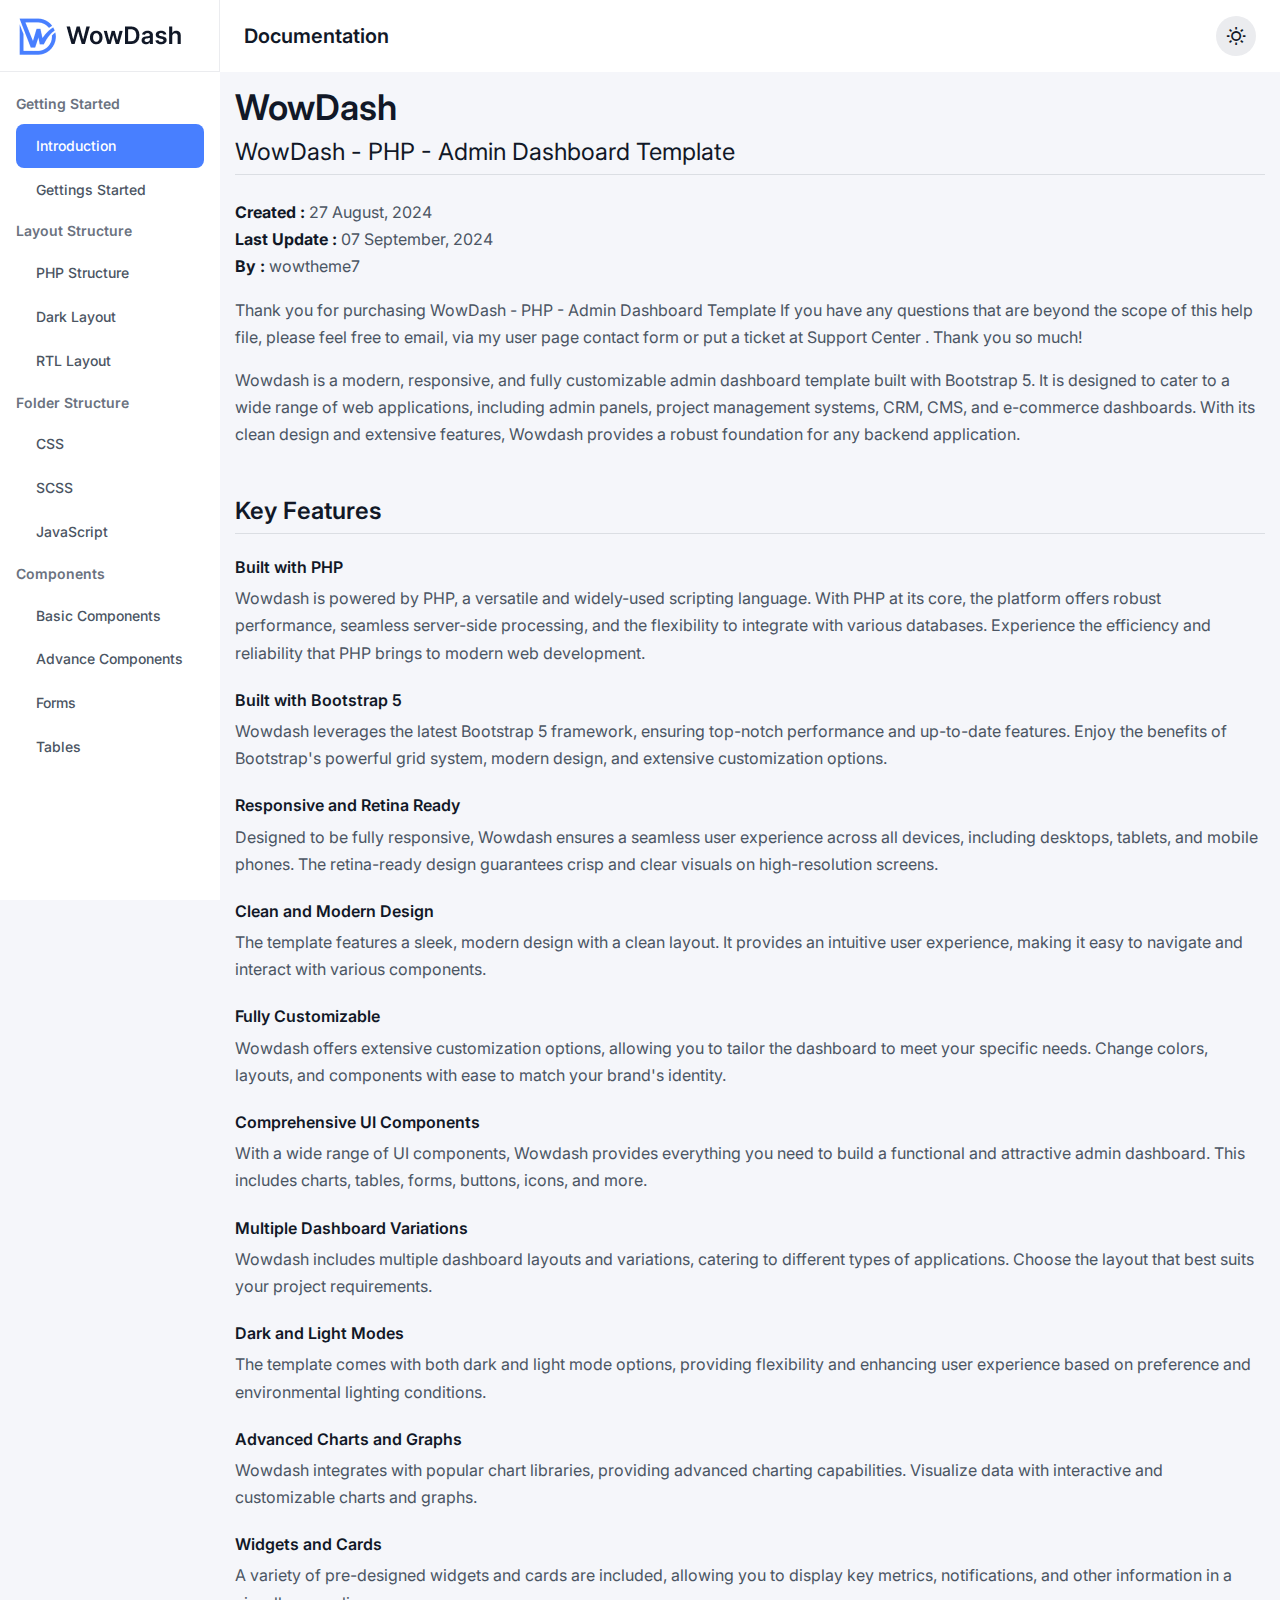
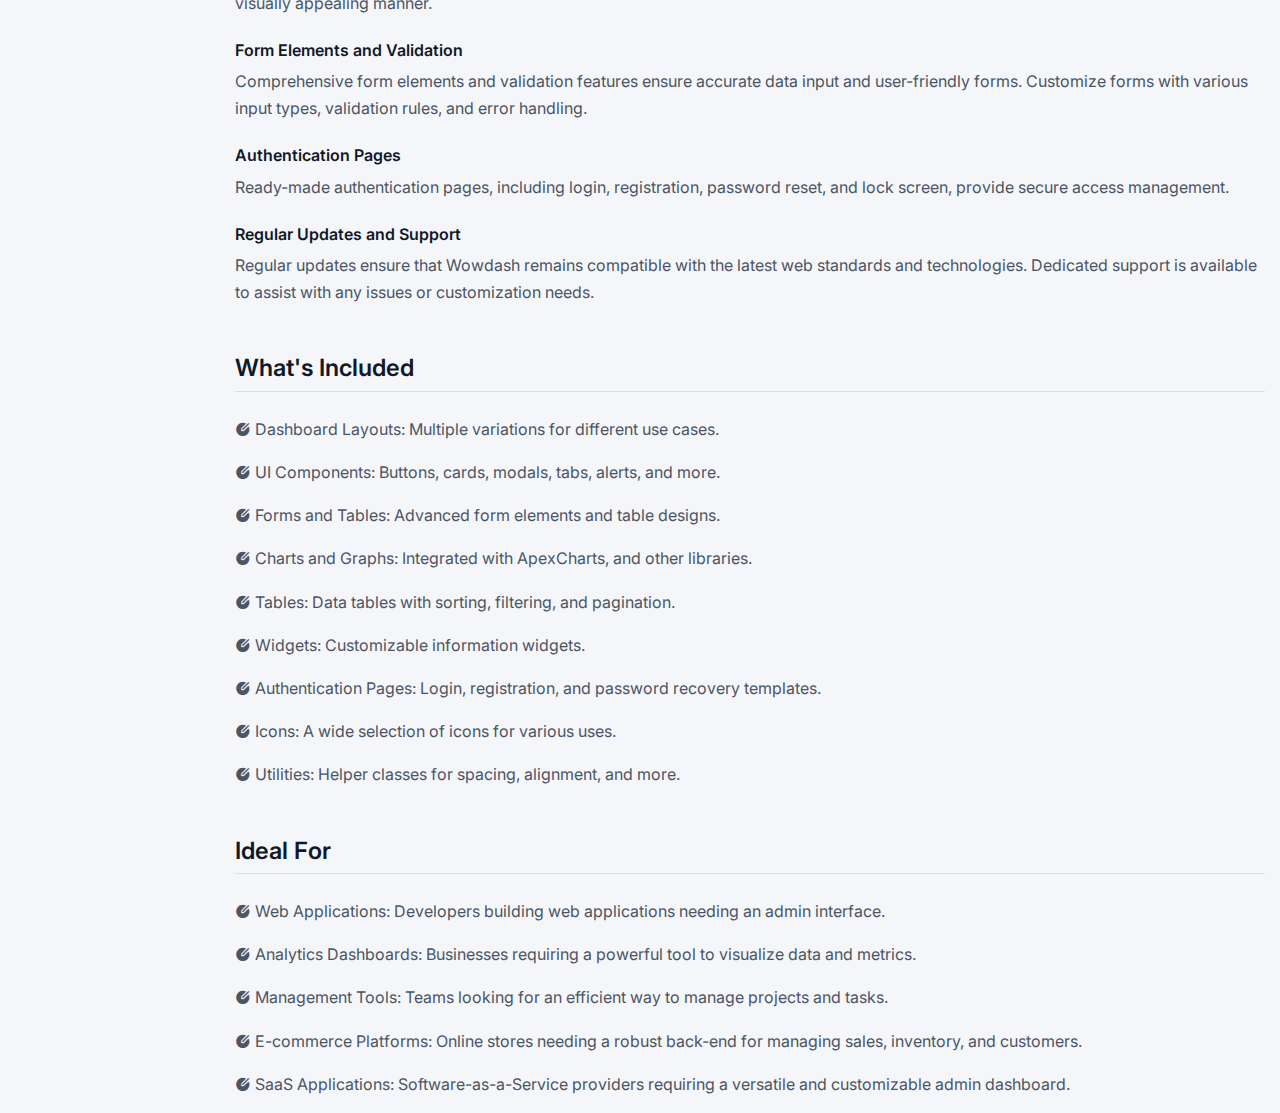
<file: wowdash/documentation/index.html>
<!-- meta tags and other links -->
<!DOCTYPE html>
<html lang="en" data-theme="light">

<head>
  <meta charset="UTF-8">
  <meta name="viewport" content="width=device-width, initial-scale=1.0">
  <title>WowDash - PHP - Admin Dashboard Template </title>
  <link rel="icon" type="image/png" href="assets/images/favicon.png" sizes="16x16">
  <!-- All library css  -->
  <link rel="stylesheet" href="assets/css/remixicon.css">
  <link rel="stylesheet" href="assets/css/plugins.css">
  <link rel="stylesheet" href="assets/css/prism.css">
  <!-- main css -->
  <link rel="stylesheet" href="assets/css/style.css">
</head>

<body>
  <aside class="sidebar">
    <div>
      <a href="index.html" class="sidebar-logo">
        <img src="assets/images/logo.png" alt="site logo" class="light-logo">
        <img src="assets/images/logo-light.png" alt="site logo" class="dark-logo">
        <img src="assets/images/logo-icon.png" alt="site logo" class="logo-icon">
      </a>
    </div>
    <div class="sidebar-menu-area">
      <ul class="sidebar-menu" id="sidebar-menu">
        <li class="sidebar-menu-group-title">Getting Started</li>
        <li>
          <a href="index.html">
            <iconify-icon icon="solar:document-add-outline" class="menu-icon"></iconify-icon>
            <span>Introduction</span>
          </a>
        </li>
        <li>
          <a href="started.html">
            <iconify-icon icon="hugeicons:start-up-02" class="menu-icon"></iconify-icon>
            <span>Gettings Started</span>
          </a>
        </li>
        <li class="sidebar-menu-group-title">Layout Structure</li>
        <li>
          <a href="html.html">
            <iconify-icon icon="icomoon-free:html-five2" class="menu-icon"></iconify-icon>
            <span>PHP Structure</span>
          </a>
        </li>
        <li>
          <a href="dark.html">
            <iconify-icon icon="line-md:moon" class="menu-icon"></iconify-icon>
            <span>Dark Layout</span>
          </a>
        </li>
        <li>
          <a href="rtl.html">
            <iconify-icon icon="mdi:rtl" class="menu-icon"></iconify-icon>
            <span>RTL Layout</span>
          </a>
        </li>

        <li class="sidebar-menu-group-title">Folder Structure</li>
        <li>
          <a href="css.html">
            <iconify-icon icon="bi:filetype-css" class="menu-icon"></iconify-icon>
            <span>CSS</span>
          </a>
        </li>
        <li>
          <a href="scss.html">
            <iconify-icon icon="bi:filetype-scss" class="menu-icon"></iconify-icon>
            <span>SCSS</span>
          </a>
        </li>
        <li>
          <a href="js.html">
            <iconify-icon icon="fluent:document-javascript-24-regular" class="menu-icon"></iconify-icon>
            <span>JavaScript</span>
          </a>
        </li>

        <li class="sidebar-menu-group-title">Components</li>
        <li>
          <a href="basic-components.html">
            <iconify-icon icon="cil:list" class="menu-icon"></iconify-icon>
            <span>Basic Components</span>
          </a>
        </li>
        <li>
          <a href="advance-components.html">
            <iconify-icon icon="tdesign:tree-list" class="menu-icon"></iconify-icon>
            <span>Advance Components</span>
          </a>
        </li>
        <li>
          <a href="forms.html">
            <iconify-icon icon="fluent:form-48-regular" class="menu-icon"></iconify-icon>
            <span>Forms</span>
          </a>
        </li>
        <li>
          <a href="tables.html">
            <iconify-icon icon="mynaui:table" class="menu-icon"></iconify-icon>
            <span>Tables</span>
          </a>
        </li>
      </ul>
    </div>
  </aside>

  <main class="dashboard-main">
    <div class="navbar-header">
      <div class="row align-items-center justify-content-between">
        <div class="col-auto">
          <h6 class="text-xl mb-0">Documentation</h6>
        </div>
        <div class="col-auto">
          <div class="d-flex flex-wrap align-items-center gap-3">
            <button type="button" data-theme-toggle
              class="w-40-px h-40-px bg-neutral-200 rounded-circle d-flex justify-content-center align-items-center"></button>
          </div>
        </div>
      </div>
    </div>

    <div class="dashboard-main-body">
      <h4>WowDash</h4>
      <h6 class="fw-normal">WowDash - PHP - Admin Dashboard Template </h6>
      <hr>

      <p class="mb-0 mt-24"><b class="text-primary-light">Created :</b> 27 August, 2024</p>
      <p class="mb-0"><b class="text-primary-light">Last Update :</b> 07 September, 2024</p>
      <p><b class="text-primary-light">By :</b> wowtheme7</p>

      <p>Thank you for purchasing WowDash - PHP - Admin Dashboard Template  If you have any questions that are beyond the scope of this help file, please feel free to email, via my user page contact form or put a ticket at Support Center . Thank you so much!</p>

      <p>Wowdash is a modern, responsive, and fully customizable admin dashboard template built with Bootstrap 5. It is designed to cater to a wide range of web applications, including admin panels, project management systems, CRM, CMS, and e-commerce dashboards. With its clean design and extensive features, Wowdash provides a robust foundation for any backend application.</p>

      <h6 class="mt-5">Key Features</h6>
      <hr>
      <h6 class="text-md mt-24">Built with PHP</h6>
      <p>Wowdash is powered by PHP, a versatile and widely-used scripting language. With PHP at its core, the platform offers robust performance, seamless server-side processing, and the flexibility to integrate with various databases. Experience the efficiency and reliability that PHP brings to modern web development.</p>
      
      <h6 class="text-md mt-24">Built with Bootstrap 5</h6>
      <p>Wowdash leverages the latest Bootstrap 5 framework, ensuring top-notch performance and up-to-date features. Enjoy the benefits of Bootstrap's powerful grid system, modern design, and extensive customization options.</p>

      <h6 class="text-md mt-24">Responsive and Retina Ready</h6>
      <p>Designed to be fully responsive, Wowdash ensures a seamless user experience across all devices, including desktops, tablets, and mobile phones. The retina-ready design guarantees crisp and clear visuals on high-resolution screens.</p>

      <h6 class="text-md mt-24">Clean and Modern Design</h6>
      <p>The template features a sleek, modern design with a clean layout. It provides an intuitive user experience, making it easy to navigate and interact with various components.</p>

      <h6 class="text-md mt-24">Fully Customizable</h6>
      <p>Wowdash offers extensive customization options, allowing you to tailor the dashboard to meet your specific needs. Change colors, layouts, and components with ease to match your brand's identity.</p>

      <h6 class="text-md mt-24">Comprehensive UI Components</h6>
      <p>With a wide range of UI components, Wowdash provides everything you need to build a functional and attractive admin dashboard. This includes charts, tables, forms, buttons, icons, and more.</p>

      <h6 class="text-md mt-24">Multiple Dashboard Variations</h6>
      <p>Wowdash includes multiple dashboard layouts and variations, catering to different types of applications. Choose the layout that best suits your project requirements.</p>

      <h6 class="text-md mt-24">Dark and Light Modes</h6>
      <p>The template comes with both dark and light mode options, providing flexibility and enhancing user experience based on preference and environmental lighting conditions.</p>

      <h6 class="text-md mt-24">Advanced Charts and Graphs</h6>
      <p>Wowdash integrates with popular chart libraries, providing advanced charting capabilities. Visualize data with interactive and customizable charts and graphs.</p>

      <h6 class="text-md mt-24">Widgets and Cards</h6>
      <p>A variety of pre-designed widgets and cards are included, allowing you to display key metrics, notifications, and other information in a visually appealing manner.</p>

      <h6 class="text-md mt-24">Form Elements and Validation</h6>
      <p>Comprehensive form elements and validation features ensure accurate data input and user-friendly forms. Customize forms with various input types, validation rules, and error handling.</p>

      <h6 class="text-md mt-24">Authentication Pages</h6>
      <p>Ready-made authentication pages, including login, registration, password reset, and lock screen, provide secure access management.</p>

      <h6 class="text-md mt-24">Regular Updates and Support</h6>
      <p>Regular updates ensure that Wowdash remains compatible with the latest web standards and technologies. Dedicated support is available to assist with any issues or customization needs.</p>

      <h6 class="mt-5">What's Included</h6>
      <hr>
      <ul class="mt-24 d-flex flex-column gap-3">
        <li><i class="ri-edit-circle-fill"></i> Dashboard Layouts: Multiple variations for different use cases.</li>
        <li><i class="ri-edit-circle-fill"></i> UI Components: Buttons, cards, modals, tabs, alerts, and more.</li>
        <li><i class="ri-edit-circle-fill"></i> Forms and Tables: Advanced form elements and table designs.</li>
        <li><i class="ri-edit-circle-fill"></i> Charts and Graphs: Integrated with ApexCharts, and other libraries.</li>
        <li><i class="ri-edit-circle-fill"></i> Tables: Data tables with sorting, filtering, and pagination.</li>
        <li><i class="ri-edit-circle-fill"></i> Widgets: Customizable information widgets.</li>
        <li><i class="ri-edit-circle-fill"></i> Authentication Pages: Login, registration, and password recovery templates.</li>
        <li><i class="ri-edit-circle-fill"></i> Icons: A wide selection of icons for various uses.</li>
        <li><i class="ri-edit-circle-fill"></i> Utilities: Helper classes for spacing, alignment, and more.</li>
      </ul>

      <h6 class="mt-5">Ideal For</h6>
      <hr>
      <ul class="mt-24 d-flex flex-column gap-3">
        <li><i class="ri-edit-circle-fill"></i> Web Applications: Developers building web applications needing an admin interface.</li>
        <li><i class="ri-edit-circle-fill"></i> Analytics Dashboards: Businesses requiring a powerful tool to visualize data and metrics.</li>
        <li><i class="ri-edit-circle-fill"></i> Management Tools: Teams looking for an efficient way to manage projects and tasks.</li>
        <li><i class="ri-edit-circle-fill"></i> E-commerce Platforms: Online stores needing a robust back-end for managing sales, inventory, and customers.</li>
        <li><i class="ri-edit-circle-fill"></i> SaaS Applications: Software-as-a-Service providers requiring a versatile and customizable admin dashboard.</li>
      </ul>
    </div>
  </main>

  <!-- All library -->
  <script src="assets/js/plugins.js"></script>
  <script src="assets/js/prism.js"></script>
  <!-- main js -->
  <script src="assets/js/app.js"></script>
</body>

</html>
</file>
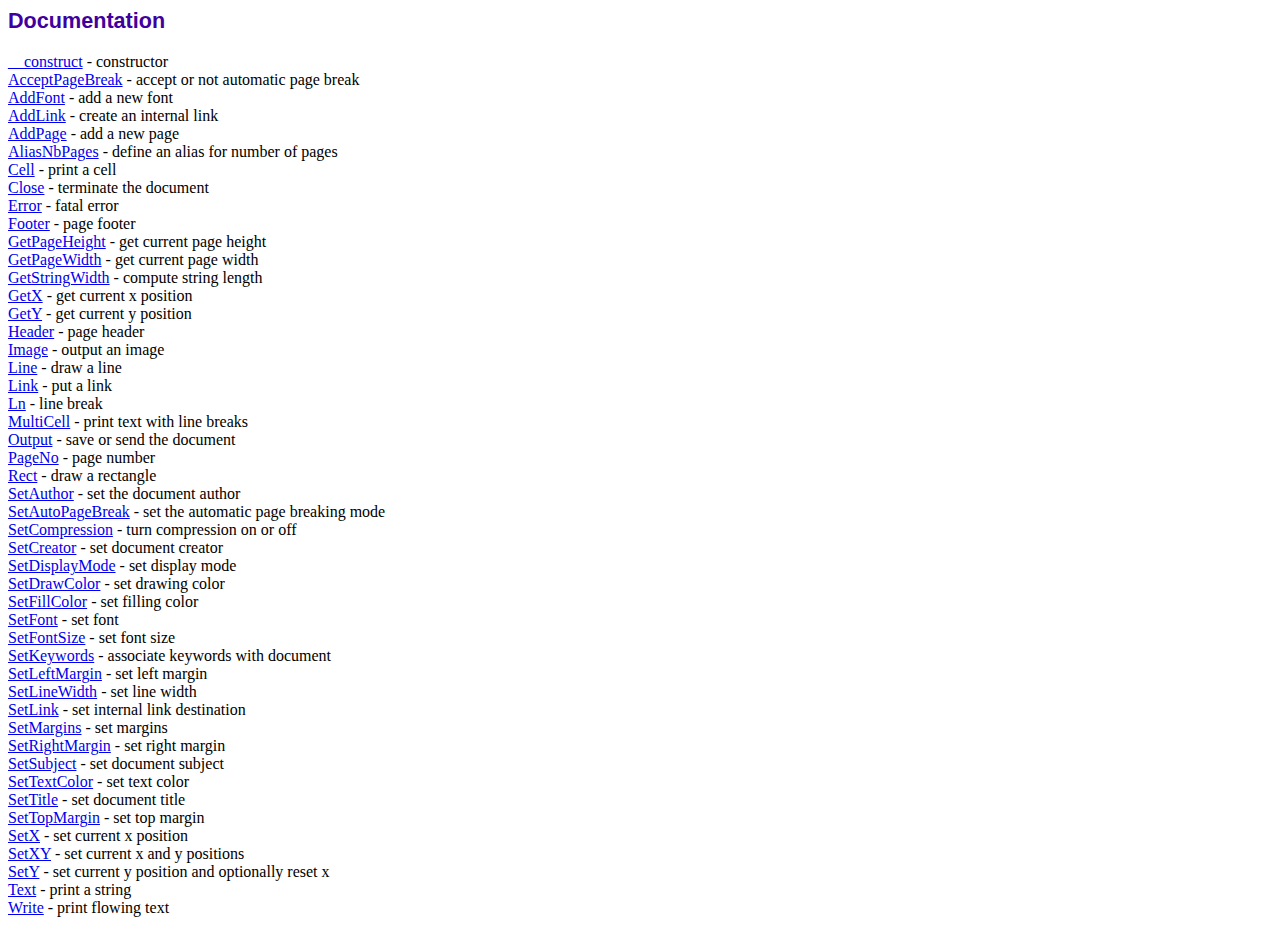
<file: admin/fpdf186/doc/index.htm>
<!DOCTYPE html PUBLIC "-//W3C//DTD HTML 4.01 Transitional//EN">
<html>
<head>
<meta http-equiv="Content-Type" content="text/html; charset=UTF-8">
<title>Documentation</title>
<link type="text/css" rel="stylesheet" href="../fpdf.css">
</head>
<body>
<h1>Documentation</h1>
<a href="__construct.htm">__construct</a> - constructor<br>
<a href="acceptpagebreak.htm">AcceptPageBreak</a> - accept or not automatic page break<br>
<a href="addfont.htm">AddFont</a> - add a new font<br>
<a href="addlink.htm">AddLink</a> - create an internal link<br>
<a href="addpage.htm">AddPage</a> - add a new page<br>
<a href="aliasnbpages.htm">AliasNbPages</a> - define an alias for number of pages<br>
<a href="cell.htm">Cell</a> - print a cell<br>
<a href="close.htm">Close</a> - terminate the document<br>
<a href="error.htm">Error</a> - fatal error<br>
<a href="footer.htm">Footer</a> - page footer<br>
<a href="getpageheight.htm">GetPageHeight</a> - get current page height<br>
<a href="getpagewidth.htm">GetPageWidth</a> - get current page width<br>
<a href="getstringwidth.htm">GetStringWidth</a> - compute string length<br>
<a href="getx.htm">GetX</a> - get current x position<br>
<a href="gety.htm">GetY</a> - get current y position<br>
<a href="header.htm">Header</a> - page header<br>
<a href="image.htm">Image</a> - output an image<br>
<a href="line.htm">Line</a> - draw a line<br>
<a href="link.htm">Link</a> - put a link<br>
<a href="ln.htm">Ln</a> - line break<br>
<a href="multicell.htm">MultiCell</a> - print text with line breaks<br>
<a href="output.htm">Output</a> - save or send the document<br>
<a href="pageno.htm">PageNo</a> - page number<br>
<a href="rect.htm">Rect</a> - draw a rectangle<br>
<a href="setauthor.htm">SetAuthor</a> - set the document author<br>
<a href="setautopagebreak.htm">SetAutoPageBreak</a> - set the automatic page breaking mode<br>
<a href="setcompression.htm">SetCompression</a> - turn compression on or off<br>
<a href="setcreator.htm">SetCreator</a> - set document creator<br>
<a href="setdisplaymode.htm">SetDisplayMode</a> - set display mode<br>
<a href="setdrawcolor.htm">SetDrawColor</a> - set drawing color<br>
<a href="setfillcolor.htm">SetFillColor</a> - set filling color<br>
<a href="setfont.htm">SetFont</a> - set font<br>
<a href="setfontsize.htm">SetFontSize</a> - set font size<br>
<a href="setkeywords.htm">SetKeywords</a> - associate keywords with document<br>
<a href="setleftmargin.htm">SetLeftMargin</a> - set left margin<br>
<a href="setlinewidth.htm">SetLineWidth</a> - set line width<br>
<a href="setlink.htm">SetLink</a> - set internal link destination<br>
<a href="setmargins.htm">SetMargins</a> - set margins<br>
<a href="setrightmargin.htm">SetRightMargin</a> - set right margin<br>
<a href="setsubject.htm">SetSubject</a> - set document subject<br>
<a href="settextcolor.htm">SetTextColor</a> - set text color<br>
<a href="settitle.htm">SetTitle</a> - set document title<br>
<a href="settopmargin.htm">SetTopMargin</a> - set top margin<br>
<a href="setx.htm">SetX</a> - set current x position<br>
<a href="setxy.htm">SetXY</a> - set current x and y positions<br>
<a href="sety.htm">SetY</a> - set current y position and optionally reset x<br>
<a href="text.htm">Text</a> - print a string<br>
<a href="write.htm">Write</a> - print flowing text<br>
</body>
</html>
</file>
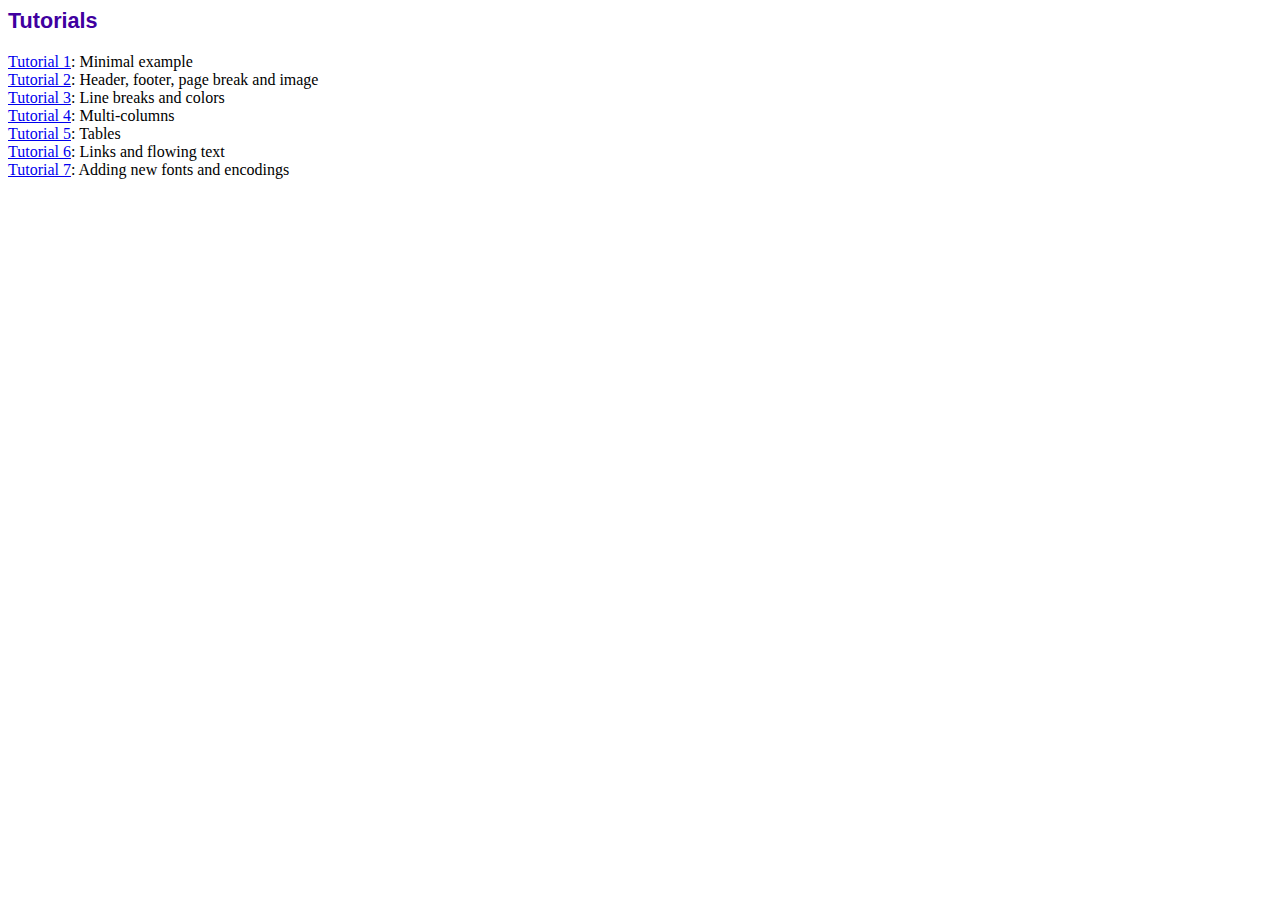
<file: admin/fpdf186/tutorial/index.htm>
<!DOCTYPE html PUBLIC "-//W3C//DTD HTML 4.01 Transitional//EN">
<html>
<head>
<meta http-equiv="Content-Type" content="text/html; charset=UTF-8">
<title>Tutorials</title>
<link type="text/css" rel="stylesheet" href="../fpdf.css">
</head>
<body>
<h1>Tutorials</h1>
<ul style="list-style-type:none; margin-left:0; padding-left:0">
<li><a href="tuto1.htm">Tutorial 1</a>: Minimal example</li>
<li><a href="tuto2.htm">Tutorial 2</a>: Header, footer, page break and image</li>
<li><a href="tuto3.htm">Tutorial 3</a>: Line breaks and colors</li>
<li><a href="tuto4.htm">Tutorial 4</a>: Multi-columns</li>
<li><a href="tuto5.htm">Tutorial 5</a>: Tables</li>
<li><a href="tuto6.htm">Tutorial 6</a>: Links and flowing text</li>
<li><a href="tuto7.htm">Tutorial 7</a>: Adding new fonts and encodings</li>
</ul>
</body>
</html>
</file>
<file: wowdash/documentation/assets/css/plugins.css>
@keyframes opaque {
  0% {
      opacity: 0
  }

  to {
      opacity: 1
  }
}

@keyframes resizeanim {
  0%,to {
      opacity: 0
  }
}

.apexcharts-canvas {
  position: relative;
  user-select: none
}

.apexcharts-canvas ::-webkit-scrollbar {
  -webkit-appearance: none;
  width: 6px
}

.apexcharts-canvas ::-webkit-scrollbar-thumb {
  border-radius: 4px;
  background-color: rgba(0,0,0,.5);
  box-shadow: 0 0 1px rgba(255,255,255,.5);
  -webkit-box-shadow: 0 0 1px rgba(255,255,255,.5)
}

.apexcharts-inner {
  position: relative
}

.apexcharts-text tspan {
  font-family: inherit
}

.legend-mouseover-inactive {
  transition: .15s ease all;
  opacity: .2
}

.apexcharts-legend-text {
  padding-left: 15px;
  margin-left: -15px;
}

.apexcharts-series-collapsed {
  opacity: 0
}

.apexcharts-tooltip {
  border-radius: 5px;
  box-shadow: 2px 2px 6px -4px #999;
  cursor: default;
  font-size: 14px;
  left: 62px;
  opacity: 0;
  pointer-events: none;
  position: absolute;
  top: 20px;
  display: flex;
  flex-direction: column;
  overflow: hidden;
  white-space: nowrap;
  z-index: 12;
  transition: .15s ease all
}

.apexcharts-tooltip.apexcharts-active {
  opacity: 1;
  transition: .15s ease all
}

.apexcharts-tooltip.apexcharts-theme-light {
  border: 1px solid #e3e3e3;
  background: rgba(255,255,255,.96)
}

.apexcharts-tooltip.apexcharts-theme-dark {
  color: #fff;
  background: rgba(30,30,30,.8)
}

.apexcharts-tooltip * {
  font-family: inherit
}

.apexcharts-tooltip-title {
  padding: 6px;
  font-size: 15px;
  margin-bottom: 4px
}

.apexcharts-tooltip.apexcharts-theme-light .apexcharts-tooltip-title {
  background: #eceff1;
  border-bottom: 1px solid #ddd
}

.apexcharts-tooltip.apexcharts-theme-dark .apexcharts-tooltip-title {
  background: rgba(0,0,0,.7);
  border-bottom: 1px solid #333
}

.apexcharts-tooltip-text-goals-value,.apexcharts-tooltip-text-y-value,.apexcharts-tooltip-text-z-value {
  display: inline-block;
  margin-left: 5px;
  font-weight: 600
}

.apexcharts-tooltip-text-goals-label:empty,.apexcharts-tooltip-text-goals-value:empty,.apexcharts-tooltip-text-y-label:empty,.apexcharts-tooltip-text-y-value:empty,.apexcharts-tooltip-text-z-value:empty,.apexcharts-tooltip-title:empty {
  display: none
}

.apexcharts-tooltip-text-goals-label,.apexcharts-tooltip-text-goals-value {
  padding: 6px 0 5px
}

.apexcharts-tooltip-goals-group,.apexcharts-tooltip-text-goals-label,.apexcharts-tooltip-text-goals-value {
  display: flex
}

.apexcharts-tooltip-text-goals-label:not(:empty),.apexcharts-tooltip-text-goals-value:not(:empty) {
  margin-top: -6px
}

.apexcharts-tooltip-marker {
  width: 12px;
  height: 12px;
  position: relative;
  top: 0;
  margin-right: 10px;
  border-radius: 50%
}

.apexcharts-tooltip-series-group {
  padding: 0 10px;
  display: none;
  text-align: left;
  justify-content: left;
  align-items: center
}

.apexcharts-tooltip-series-group.apexcharts-active .apexcharts-tooltip-marker {
  opacity: 1
}

.apexcharts-tooltip-series-group.apexcharts-active,.apexcharts-tooltip-series-group:last-child {
  padding-bottom: 4px
}

.apexcharts-tooltip-series-group-hidden {
  opacity: 0;
  height: 0;
  line-height: 0;
  padding: 0!important
}

.apexcharts-tooltip-y-group {
  padding: 6px 0 5px
}

.apexcharts-custom-tooltip,.apexcharts-tooltip-box {
  padding: 4px 8px
}

.apexcharts-tooltip-boxPlot {
  display: flex;
  flex-direction: column-reverse
}

.apexcharts-tooltip-box>div {
  margin: 4px 0
}

.apexcharts-tooltip-box span.value {
  font-weight: 700
}

.apexcharts-tooltip-rangebar {
  padding: 5px 8px
}

.apexcharts-tooltip-rangebar .category {
  font-weight: 600;
  color: #777
}

.apexcharts-tooltip-rangebar .series-name {
  font-weight: 700;
  display: block;
  margin-bottom: 5px
}

.apexcharts-xaxistooltip,.apexcharts-yaxistooltip {
  opacity: 0;
  pointer-events: none;
  color: #373d3f;
  font-size: 13px;
  text-align: center;
  border-radius: 2px;
  position: absolute;
  z-index: 10;
  background: #eceff1;
  border: 1px solid #90a4ae
}

.apexcharts-xaxistooltip {
  padding: 9px 10px;
  transition: .15s ease all
}

.apexcharts-xaxistooltip.apexcharts-theme-dark {
  background: rgba(0,0,0,.7);
  border: 1px solid rgba(0,0,0,.5);
  color: #fff
}

.apexcharts-xaxistooltip:after,.apexcharts-xaxistooltip:before {
  left: 50%;
  border: solid transparent;
  content: " ";
  height: 0;
  width: 0;
  position: absolute;
  pointer-events: none
}

.apexcharts-xaxistooltip:after {
  border-color: transparent;
  border-width: 6px;
  margin-left: -6px
}

.apexcharts-xaxistooltip:before {
  border-color: transparent;
  border-width: 7px;
  margin-left: -7px
}

.apexcharts-xaxistooltip-bottom:after,.apexcharts-xaxistooltip-bottom:before {
  bottom: 100%
}

.apexcharts-xaxistooltip-top:after,.apexcharts-xaxistooltip-top:before {
  top: 100%
}

.apexcharts-xaxistooltip-bottom:after {
  border-bottom-color: #eceff1
}

.apexcharts-xaxistooltip-bottom:before {
  border-bottom-color: #90a4ae
}

.apexcharts-xaxistooltip-bottom.apexcharts-theme-dark:after,.apexcharts-xaxistooltip-bottom.apexcharts-theme-dark:before {
  border-bottom-color: rgba(0,0,0,.5)
}

.apexcharts-xaxistooltip-top:after {
  border-top-color: #eceff1
}

.apexcharts-xaxistooltip-top:before {
  border-top-color: #90a4ae
}

.apexcharts-xaxistooltip-top.apexcharts-theme-dark:after,.apexcharts-xaxistooltip-top.apexcharts-theme-dark:before {
  border-top-color: rgba(0,0,0,.5)
}

.apexcharts-xaxistooltip.apexcharts-active {
  opacity: 1;
  transition: .15s ease all
}

.apexcharts-yaxistooltip {
  padding: 4px 10px
}

.apexcharts-yaxistooltip.apexcharts-theme-dark {
  background: rgba(0,0,0,.7);
  border: 1px solid rgba(0,0,0,.5);
  color: #fff
}

.apexcharts-yaxistooltip:after,.apexcharts-yaxistooltip:before {
  top: 50%;
  border: solid transparent;
  content: " ";
  height: 0;
  width: 0;
  position: absolute;
  pointer-events: none
}

.apexcharts-yaxistooltip:after {
  border-color: transparent;
  border-width: 6px;
  margin-top: -6px
}

.apexcharts-yaxistooltip:before {
  border-color: transparent;
  border-width: 7px;
  margin-top: -7px
}

.apexcharts-yaxistooltip-left:after,.apexcharts-yaxistooltip-left:before {
  left: 100%
}

.apexcharts-yaxistooltip-right:after,.apexcharts-yaxistooltip-right:before {
  right: 100%
}

.apexcharts-yaxistooltip-left:after {
  border-left-color: #eceff1
}

.apexcharts-yaxistooltip-left:before {
  border-left-color: #90a4ae
}

.apexcharts-yaxistooltip-left.apexcharts-theme-dark:after,.apexcharts-yaxistooltip-left.apexcharts-theme-dark:before {
  border-left-color: rgba(0,0,0,.5)
}

.apexcharts-yaxistooltip-right:after {
  border-right-color: #eceff1
}

.apexcharts-yaxistooltip-right:before {
  border-right-color: #90a4ae
}

.apexcharts-yaxistooltip-right.apexcharts-theme-dark:after,.apexcharts-yaxistooltip-right.apexcharts-theme-dark:before {
  border-right-color: rgba(0,0,0,.5)
}

.apexcharts-yaxistooltip.apexcharts-active {
  opacity: 1
}

.apexcharts-yaxistooltip-hidden {
  display: none
}

.apexcharts-xcrosshairs,.apexcharts-ycrosshairs {
  pointer-events: none;
  opacity: 0;
  transition: .15s ease all
}

.apexcharts-xcrosshairs.apexcharts-active,.apexcharts-ycrosshairs.apexcharts-active {
  opacity: 1;
  transition: .15s ease all
}

.apexcharts-ycrosshairs-hidden {
  opacity: 0
}

.apexcharts-selection-rect {
  cursor: move
}

.svg_select_boundingRect,.svg_select_points_rot {
  pointer-events: none;
  opacity: 0;
  visibility: hidden
}

.apexcharts-selection-rect+g .svg_select_boundingRect,.apexcharts-selection-rect+g .svg_select_points_rot {
  opacity: 0;
  visibility: hidden
}

.apexcharts-selection-rect+g .svg_select_points_l,.apexcharts-selection-rect+g .svg_select_points_r {
  cursor: ew-resize;
  opacity: 1;
  visibility: visible
}

.svg_select_points {
  fill: #efefef;
  stroke: #333;
  rx: 2
}

.apexcharts-svg.apexcharts-zoomable.hovering-zoom {
  cursor: crosshair
}

.apexcharts-svg.apexcharts-zoomable.hovering-pan {
  cursor: move
}

.apexcharts-menu-icon,.apexcharts-pan-icon,.apexcharts-reset-icon,.apexcharts-selection-icon,.apexcharts-toolbar-custom-icon,.apexcharts-zoom-icon,.apexcharts-zoomin-icon,.apexcharts-zoomout-icon {
  cursor: pointer;
  width: 20px;
  height: 20px;
  line-height: 24px;
  color: #6e8192;
  text-align: center
}

.apexcharts-menu-icon svg,.apexcharts-reset-icon svg,.apexcharts-zoom-icon svg,.apexcharts-zoomin-icon svg,.apexcharts-zoomout-icon svg {
  fill: #6e8192
}

.apexcharts-selection-icon svg {
  fill: #444;
  transform: scale(.76)
}

.apexcharts-theme-dark .apexcharts-menu-icon svg,.apexcharts-theme-dark .apexcharts-pan-icon svg,.apexcharts-theme-dark .apexcharts-reset-icon svg,.apexcharts-theme-dark .apexcharts-selection-icon svg,.apexcharts-theme-dark .apexcharts-toolbar-custom-icon svg,.apexcharts-theme-dark .apexcharts-zoom-icon svg,.apexcharts-theme-dark .apexcharts-zoomin-icon svg,.apexcharts-theme-dark .apexcharts-zoomout-icon svg {
  fill: #f3f4f5
}

.apexcharts-canvas .apexcharts-reset-zoom-icon.apexcharts-selected svg,.apexcharts-canvas .apexcharts-selection-icon.apexcharts-selected svg,.apexcharts-canvas .apexcharts-zoom-icon.apexcharts-selected svg {
  fill: #008ffb
}

.apexcharts-theme-light .apexcharts-menu-icon:hover svg,.apexcharts-theme-light .apexcharts-reset-icon:hover svg,.apexcharts-theme-light .apexcharts-selection-icon:not(.apexcharts-selected):hover svg,.apexcharts-theme-light .apexcharts-zoom-icon:not(.apexcharts-selected):hover svg,.apexcharts-theme-light .apexcharts-zoomin-icon:hover svg,.apexcharts-theme-light .apexcharts-zoomout-icon:hover svg {
  fill: #333
}

.apexcharts-menu-icon,.apexcharts-selection-icon {
  position: relative
}

.apexcharts-reset-icon {
  margin-left: 5px
}

.apexcharts-menu-icon,.apexcharts-reset-icon,.apexcharts-zoom-icon {
  transform: scale(.85)
}

.apexcharts-zoomin-icon,.apexcharts-zoomout-icon {
  transform: scale(.7)
}

.apexcharts-zoomout-icon {
  margin-right: 3px
}

.apexcharts-pan-icon {
  transform: scale(.62);
  position: relative;
  left: 1px;
  top: 0
}

.apexcharts-pan-icon svg {
  fill: #fff;
  stroke: #6e8192;
  stroke-width: 2
}

.apexcharts-pan-icon.apexcharts-selected svg {
  stroke: #008ffb
}

.apexcharts-pan-icon:not(.apexcharts-selected):hover svg {
  stroke: #333
}

.apexcharts-toolbar {
  position: absolute;
  z-index: 11;
  max-width: 176px;
  text-align: right;
  border-radius: 3px;
  padding: 0 6px 2px;
  display: flex;
  justify-content: space-between;
  align-items: center
}

.apexcharts-menu {
  background: #fff;
  position: absolute;
  top: 100%;
  border: 1px solid #ddd;
  border-radius: 3px;
  padding: 3px;
  right: 10px;
  opacity: 0;
  min-width: 110px;
  transition: .15s ease all;
  pointer-events: none
}

.apexcharts-menu.apexcharts-menu-open {
  opacity: 1;
  pointer-events: all;
  transition: .15s ease all
}

.apexcharts-menu-item {
  padding: 6px 7px;
  font-size: 12px;
  cursor: pointer
}

.apexcharts-theme-light .apexcharts-menu-item:hover {
  background: #eee
}

.apexcharts-theme-dark .apexcharts-menu {
  background: rgba(0,0,0,.7);
  color: #fff
}

@media screen and (min-width:768px) {
  .apexcharts-canvas:hover .apexcharts-toolbar {
      opacity: 1
  }
}

.apexcharts-canvas .apexcharts-element-hidden,.apexcharts-datalabel.apexcharts-element-hidden,.apexcharts-hide .apexcharts-series-points {
  opacity: 0
}

.apexcharts-hidden-element-shown {
  opacity: 1;
  transition: 0.25s ease all;
}
.apexcharts-datalabel,.apexcharts-datalabel-label,.apexcharts-datalabel-value,.apexcharts-datalabels,.apexcharts-pie-label {
  cursor: default;
  pointer-events: none
}

.apexcharts-pie-label-delay {
  opacity: 0;
  animation-name: opaque;
  animation-duration: .3s;
  animation-fill-mode: forwards;
  animation-timing-function: ease
}

.apexcharts-annotation-rect,.apexcharts-area-series .apexcharts-area,.apexcharts-area-series .apexcharts-series-markers .apexcharts-marker.no-pointer-events,.apexcharts-gridline,.apexcharts-line,.apexcharts-line-series .apexcharts-series-markers .apexcharts-marker.no-pointer-events,.apexcharts-point-annotation-label,.apexcharts-radar-series path,.apexcharts-radar-series polygon,.apexcharts-toolbar svg,.apexcharts-tooltip .apexcharts-marker,.apexcharts-xaxis-annotation-label,.apexcharts-yaxis-annotation-label,.apexcharts-zoom-rect {
  pointer-events: none
}

.apexcharts-marker {
  transition: .15s ease all
}

.resize-triggers {
  animation: 1ms resizeanim;
  visibility: hidden;
  opacity: 0;
  height: 100%;
  width: 100%;
  overflow: hidden
}

.contract-trigger:before,.resize-triggers,.resize-triggers>div {
  content: " ";
  display: block;
  position: absolute;
  top: 0;
  left: 0
}

.resize-triggers>div {
  height: 100%;
  width: 100%;
  background: #eee;
  overflow: auto
}

.contract-trigger:before {
  overflow: hidden;
  width: 200%;
  height: 200%
}

@charset "UTF-8";/*!
 * Bootstrap  v5.3.3 (https://getbootstrap.com/)
 * Copyright 2011-2024 The Bootstrap Authors
 * Licensed under MIT (https://github.com/twbs/bootstrap/blob/main/LICENSE)
 */:root,[data-bs-theme=light]{--bs-blue:#0d6efd;--bs-indigo:#6610f2;--bs-purple:#6f42c1;--bs-pink:#d63384;--bs-red:#dc3545;--bs-orange:#fd7e14;--bs-yellow:#ffc107;--bs-green:#198754;--bs-teal:#20c997;--bs-cyan:#0dcaf0;--bs-black:#000;--bs-white:#fff;--bs-gray:#6c757d;--bs-gray-dark:#343a40;--bs-gray-100:#f8f9fa;--bs-gray-200:#e9ecef;--bs-gray-300:#dee2e6;--bs-gray-400:#ced4da;--bs-gray-500:#adb5bd;--bs-gray-600:#6c757d;--bs-gray-700:#495057;--bs-gray-800:#343a40;--bs-gray-900:#212529;--bs-primary:#0d6efd;--bs-secondary:#6c757d;--bs-success:#198754;--bs-info:#0dcaf0;--bs-warning:#ffc107;--bs-danger:#dc3545;--bs-light:#f8f9fa;--bs-dark:#212529;--bs-primary-rgb:13,110,253;--bs-secondary-rgb:108,117,125;--bs-success-rgb:25,135,84;--bs-info-rgb:13,202,240;--bs-warning-rgb:255,193,7;--bs-danger-rgb:220,53,69;--bs-light-rgb:248,249,250;--bs-dark-rgb:33,37,41;--bs-primary-text-emphasis:#052c65;--bs-secondary-text-emphasis:#2b2f32;--bs-success-text-emphasis:#0a3622;--bs-info-text-emphasis:#055160;--bs-warning-text-emphasis:#664d03;--bs-danger-text-emphasis:#58151c;--bs-light-text-emphasis:#495057;--bs-dark-text-emphasis:#495057;--bs-primary-bg-subtle:#cfe2ff;--bs-secondary-bg-subtle:#e2e3e5;--bs-success-bg-subtle:#d1e7dd;--bs-info-bg-subtle:#cff4fc;--bs-warning-bg-subtle:#fff3cd;--bs-danger-bg-subtle:#f8d7da;--bs-light-bg-subtle:#fcfcfd;--bs-dark-bg-subtle:#ced4da;--bs-primary-border-subtle:#9ec5fe;--bs-secondary-border-subtle:#c4c8cb;--bs-success-border-subtle:#a3cfbb;--bs-info-border-subtle:#9eeaf9;--bs-warning-border-subtle:#ffe69c;--bs-danger-border-subtle:#f1aeb5;--bs-light-border-subtle:#e9ecef;--bs-dark-border-subtle:#adb5bd;--bs-white-rgb:255,255,255;--bs-black-rgb:0,0,0;--bs-font-sans-serif:system-ui,-apple-system,"Segoe UI",Roboto,"Helvetica Neue","Noto Sans","Liberation Sans",Arial,sans-serif,"Apple Color Emoji","Segoe UI Emoji","Segoe UI Symbol","Noto Color Emoji";--bs-font-monospace:SFMono-Regular,Menlo,Monaco,Consolas,"Liberation Mono","Courier New",monospace;--bs-gradient:linear-gradient(180deg, rgba(255, 255, 255, 0.15), rgba(255, 255, 255, 0));--bs-body-font-family:var(--bs-font-sans-serif);--bs-body-font-size:1rem;--bs-body-font-weight:400;--bs-body-line-height:1.5;--bs-body-color:#212529;--bs-body-color-rgb:33,37,41;--bs-body-bg:#fff;--bs-body-bg-rgb:255,255,255;--bs-emphasis-color:#000;--bs-emphasis-color-rgb:0,0,0;--bs-secondary-color:rgba(33, 37, 41, 0.75);--bs-secondary-color-rgb:33,37,41;--bs-secondary-bg:#e9ecef;--bs-secondary-bg-rgb:233,236,239;--bs-tertiary-color:rgba(33, 37, 41, 0.5);--bs-tertiary-color-rgb:33,37,41;--bs-tertiary-bg:#f8f9fa;--bs-tertiary-bg-rgb:248,249,250;--bs-heading-color:inherit;--bs-link-color:#0d6efd;--bs-link-color-rgb:13,110,253;--bs-link-decoration:underline;--bs-link-hover-color:#0a58ca;--bs-link-hover-color-rgb:10,88,202;--bs-code-color:#d63384;--bs-highlight-color:#212529;--bs-highlight-bg:#fff3cd;--bs-border-width:1px;--bs-border-style:solid;--bs-border-color:#dee2e6;--bs-border-color-translucent:rgba(0, 0, 0, 0.175);--bs-border-radius:0.375rem;--bs-border-radius-sm:0.25rem;--bs-border-radius-lg:0.5rem;--bs-border-radius-xl:1rem;--bs-border-radius-xxl:2rem;--bs-border-radius-2xl:var(--bs-border-radius-xxl);--bs-border-radius-pill:50rem;--bs-box-shadow:0 0.5rem 1rem rgba(0, 0, 0, 0.15);--bs-box-shadow-sm:0 0.125rem 0.25rem rgba(0, 0, 0, 0.075);--bs-box-shadow-lg:0 1rem 3rem rgba(0, 0, 0, 0.175);--bs-box-shadow-inset:inset 0 1px 2px rgba(0, 0, 0, 0.075);--bs-focus-ring-width:0.25rem;--bs-focus-ring-opacity:0.25;--bs-focus-ring-color:rgba(13, 110, 253, 0.25);--bs-form-valid-color:#198754;--bs-form-valid-border-color:#198754;--bs-form-invalid-color:#dc3545;--bs-form-invalid-border-color:#dc3545}[data-bs-theme=dark]{color-scheme:dark;--bs-body-color:#dee2e6;--bs-body-color-rgb:222,226,230;--bs-body-bg:#212529;--bs-body-bg-rgb:33,37,41;--bs-emphasis-color:#fff;--bs-emphasis-color-rgb:255,255,255;--bs-secondary-color:rgba(222, 226, 230, 0.75);--bs-secondary-color-rgb:222,226,230;--bs-secondary-bg:#343a40;--bs-secondary-bg-rgb:52,58,64;--bs-tertiary-color:rgba(222, 226, 230, 0.5);--bs-tertiary-color-rgb:222,226,230;--bs-tertiary-bg:#2b3035;--bs-tertiary-bg-rgb:43,48,53;--bs-primary-text-emphasis:#6ea8fe;--bs-secondary-text-emphasis:#a7acb1;--bs-success-text-emphasis:#75b798;--bs-info-text-emphasis:#6edff6;--bs-warning-text-emphasis:#ffda6a;--bs-danger-text-emphasis:#ea868f;--bs-light-text-emphasis:#f8f9fa;--bs-dark-text-emphasis:#dee2e6;--bs-primary-bg-subtle:#031633;--bs-secondary-bg-subtle:#161719;--bs-success-bg-subtle:#051b11;--bs-info-bg-subtle:#032830;--bs-warning-bg-subtle:#332701;--bs-danger-bg-subtle:#2c0b0e;--bs-light-bg-subtle:#343a40;--bs-dark-bg-subtle:#1a1d20;--bs-primary-border-subtle:#084298;--bs-secondary-border-subtle:#41464b;--bs-success-border-subtle:#0f5132;--bs-info-border-subtle:#087990;--bs-warning-border-subtle:#997404;--bs-danger-border-subtle:#842029;--bs-light-border-subtle:#495057;--bs-dark-border-subtle:#343a40;--bs-heading-color:inherit;--bs-link-color:#6ea8fe;--bs-link-hover-color:#8bb9fe;--bs-link-color-rgb:110,168,254;--bs-link-hover-color-rgb:139,185,254;--bs-code-color:#e685b5;--bs-highlight-color:#dee2e6;--bs-highlight-bg:#664d03;--bs-border-color:#495057;--bs-border-color-translucent:rgba(255, 255, 255, 0.15);--bs-form-valid-color:#75b798;--bs-form-valid-border-color:#75b798;--bs-form-invalid-color:#ea868f;--bs-form-invalid-border-color:#ea868f}*,::after,::before{box-sizing:border-box}@media (prefers-reduced-motion:no-preference){:root{scroll-behavior:smooth}}body{margin:0;font-family:var(--bs-body-font-family);font-size:var(--bs-body-font-size);font-weight:var(--bs-body-font-weight);line-height:var(--bs-body-line-height);color:var(--bs-body-color);text-align:var(--bs-body-text-align);background-color:var(--bs-body-bg);-webkit-text-size-adjust:100%;-webkit-tap-highlight-color:transparent}hr{margin:1rem 0;color:inherit;border:0;border-top:var(--bs-border-width) solid;opacity:.25}.h1,.h2,.h3,.h4,.h5,.h6,h1,h2,h3,h4,h5,h6{margin-top:0;margin-bottom:.5rem;font-weight:500;line-height:1.2;color:var(--bs-heading-color)}.h1,h1{font-size:calc(1.375rem + 1.5vw)}@media (min-width:1200px){.h1,h1{font-size:2.5rem}}.h2,h2{font-size:calc(1.325rem + .9vw)}@media (min-width:1200px){.h2,h2{font-size:2rem}}.h3,h3{font-size:calc(1.3rem + .6vw)}@media (min-width:1200px){.h3,h3{font-size:1.75rem}}.h4,h4{font-size:calc(1.275rem + .3vw)}@media (min-width:1200px){.h4,h4{font-size:1.5rem}}.h5,h5{font-size:1.25rem}.h6,h6{font-size:1rem}p{margin-top:0;margin-bottom:1rem}abbr[title]{-webkit-text-decoration:underline dotted;text-decoration:underline dotted;cursor:help;-webkit-text-decoration-skip-ink:none;text-decoration-skip-ink:none}address{margin-bottom:1rem;font-style:normal;line-height:inherit}ol,ul{padding-left:2rem}dl,ol,ul{margin-top:0;margin-bottom:1rem}ol ol,ol ul,ul ol,ul ul{margin-bottom:0}dt{font-weight:700}dd{margin-bottom:.5rem;margin-left:0}blockquote{margin:0 0 1rem}b,strong{font-weight:bolder}.small,small{font-size:.875em}.mark,mark{padding:.1875em;color:var(--bs-highlight-color);background-color:var(--bs-highlight-bg)}sub,sup{position:relative;font-size:.75em;line-height:0;vertical-align:baseline}sub{bottom:-.25em}sup{top:-.5em}a{color:rgba(var(--bs-link-color-rgb),var(--bs-link-opacity,1));text-decoration:underline}a:hover{--bs-link-color-rgb:var(--bs-link-hover-color-rgb)}a:not([href]):not([class]),a:not([href]):not([class]):hover{color:inherit;text-decoration:none}code,kbd,pre,samp{font-family:var(--bs-font-monospace);font-size:1em}pre{display:block;margin-top:0;margin-bottom:1rem;overflow:auto;font-size:.875em}pre code{font-size:inherit;color:inherit;word-break:normal}code{font-size:.875em;color:var(--bs-code-color);word-wrap:break-word}a>code{color:inherit}kbd{padding:.1875rem .375rem;font-size:.875em;color:var(--bs-body-bg);background-color:var(--bs-body-color);border-radius:.25rem}kbd kbd{padding:0;font-size:1em}figure{margin:0 0 1rem}img,svg{vertical-align:middle}table{caption-side:bottom;border-collapse:collapse}caption{padding-top:.5rem;padding-bottom:.5rem;color:var(--bs-secondary-color);text-align:left}th{text-align:inherit;text-align:-webkit-match-parent}tbody,td,tfoot,th,thead,tr{border-color:inherit;border-style:solid;border-width:0}label{display:inline-block}button{border-radius:0}button:focus:not(:focus-visible){outline:0}button,input,optgroup,select,textarea{margin:0;font-family:inherit;font-size:inherit;line-height:inherit}button,select{text-transform:none}[role=button]{cursor:pointer}select{word-wrap:normal}select:disabled{opacity:1}[list]:not([type=date]):not([type=datetime-local]):not([type=month]):not([type=week]):not([type=time])::-webkit-calendar-picker-indicator{display:none!important}[type=button],[type=reset],[type=submit],button{-webkit-appearance:button}[type=button]:not(:disabled),[type=reset]:not(:disabled),[type=submit]:not(:disabled),button:not(:disabled){cursor:pointer}::-moz-focus-inner{padding:0;border-style:none}textarea{resize:vertical}fieldset{min-width:0;padding:0;margin:0;border:0}legend{float:left;width:100%;padding:0;margin-bottom:.5rem;font-size:calc(1.275rem + .3vw);line-height:inherit}@media (min-width:1200px){legend{font-size:1.5rem}}legend+*{clear:left}::-webkit-datetime-edit-day-field,::-webkit-datetime-edit-fields-wrapper,::-webkit-datetime-edit-hour-field,::-webkit-datetime-edit-minute,::-webkit-datetime-edit-month-field,::-webkit-datetime-edit-text,::-webkit-datetime-edit-year-field{padding:0}::-webkit-inner-spin-button{height:auto}[type=search]{-webkit-appearance:textfield;outline-offset:-2px}::-webkit-search-decoration{-webkit-appearance:none}::-webkit-color-swatch-wrapper{padding:0}::-webkit-file-upload-button{font:inherit;-webkit-appearance:button}::file-selector-button{font:inherit;-webkit-appearance:button}output{display:inline-block}iframe{border:0}summary{display:list-item;cursor:pointer}progress{vertical-align:baseline}[hidden]{display:none!important}.lead{font-size:1.25rem;font-weight:300}.display-1{font-size:calc(1.625rem + 4.5vw);font-weight:300;line-height:1.2}@media (min-width:1200px){.display-1{font-size:5rem}}.display-2{font-size:calc(1.575rem + 3.9vw);font-weight:300;line-height:1.2}@media (min-width:1200px){.display-2{font-size:4.5rem}}.display-3{font-size:calc(1.525rem + 3.3vw);font-weight:300;line-height:1.2}@media (min-width:1200px){.display-3{font-size:4rem}}.display-4{font-size:calc(1.475rem + 2.7vw);font-weight:300;line-height:1.2}@media (min-width:1200px){.display-4{font-size:3.5rem}}.display-5{font-size:calc(1.425rem + 2.1vw);font-weight:300;line-height:1.2}@media (min-width:1200px){.display-5{font-size:3rem}}.display-6{font-size:calc(1.375rem + 1.5vw);font-weight:300;line-height:1.2}@media (min-width:1200px){.display-6{font-size:2.5rem}}.list-unstyled{padding-left:0;list-style:none}.list-inline{padding-left:0;list-style:none}.list-inline-item{display:inline-block}.list-inline-item:not(:last-child){margin-right:.5rem}.initialism{font-size:.875em;text-transform:uppercase}.blockquote{margin-bottom:1rem;font-size:1.25rem}.blockquote>:last-child{margin-bottom:0}.blockquote-footer{margin-top:-1rem;margin-bottom:1rem;font-size:.875em;color:#6c757d}.blockquote-footer::before{content:"— "}.img-fluid{max-width:100%;height:auto}.img-thumbnail{padding:.25rem;background-color:var(--bs-body-bg);border:var(--bs-border-width) solid var(--bs-border-color);border-radius:var(--bs-border-radius);max-width:100%;height:auto}.figure{display:inline-block}.figure-img{margin-bottom:.5rem;line-height:1}.figure-caption{font-size:.875em;color:var(--bs-secondary-color)}.container,.container-fluid,.container-lg,.container-md,.container-sm,.container-xl,.container-xxl{--bs-gutter-x:1.5rem;--bs-gutter-y:0;width:100%;padding-right:calc(var(--bs-gutter-x) * .5);padding-left:calc(var(--bs-gutter-x) * .5);margin-right:auto;margin-left:auto}@media (min-width:576px){.container,.container-sm{max-width:540px}}@media (min-width:768px){.container,.container-md,.container-sm{max-width:720px}}@media (min-width:992px){.container,.container-lg,.container-md,.container-sm{max-width:960px}}@media (min-width:1200px){.container,.container-lg,.container-md,.container-sm,.container-xl{max-width:1140px}}@media (min-width:1400px){.container,.container-lg,.container-md,.container-sm,.container-xl,.container-xxl{max-width:1320px}}:root{--bs-breakpoint-xs:0;--bs-breakpoint-sm:576px;--bs-breakpoint-md:768px;--bs-breakpoint-lg:992px;--bs-breakpoint-xl:1200px;--bs-breakpoint-xxl:1400px}.row{--bs-gutter-x:1.5rem;--bs-gutter-y:0;display:flex;flex-wrap:wrap;margin-top:calc(-1 * var(--bs-gutter-y));margin-right:calc(-.5 * var(--bs-gutter-x));margin-left:calc(-.5 * var(--bs-gutter-x))}.row>*{flex-shrink:0;width:100%;max-width:100%;padding-right:calc(var(--bs-gutter-x) * .5);padding-left:calc(var(--bs-gutter-x) * .5);margin-top:var(--bs-gutter-y)}.col{flex:1 0 0%}.row-cols-auto>*{flex:0 0 auto;width:auto}.row-cols-1>*{flex:0 0 auto;width:100%}.row-cols-2>*{flex:0 0 auto;width:50%}.row-cols-3>*{flex:0 0 auto;width:33.33333333%}.row-cols-4>*{flex:0 0 auto;width:25%}.row-cols-5>*{flex:0 0 auto;width:20%}.row-cols-6>*{flex:0 0 auto;width:16.66666667%}.col-auto{flex:0 0 auto;width:auto}.col-1{flex:0 0 auto;width:8.33333333%}.col-2{flex:0 0 auto;width:16.66666667%}.col-3{flex:0 0 auto;width:25%}.col-4{flex:0 0 auto;width:33.33333333%}.col-5{flex:0 0 auto;width:41.66666667%}.col-6{flex:0 0 auto;width:50%}.col-7{flex:0 0 auto;width:58.33333333%}.col-8{flex:0 0 auto;width:66.66666667%}.col-9{flex:0 0 auto;width:75%}.col-10{flex:0 0 auto;width:83.33333333%}.col-11{flex:0 0 auto;width:91.66666667%}.col-12{flex:0 0 auto;width:100%}.offset-1{margin-left:8.33333333%}.offset-2{margin-left:16.66666667%}.offset-3{margin-left:25%}.offset-4{margin-left:33.33333333%}.offset-5{margin-left:41.66666667%}.offset-6{margin-left:50%}.offset-7{margin-left:58.33333333%}.offset-8{margin-left:66.66666667%}.offset-9{margin-left:75%}.offset-10{margin-left:83.33333333%}.offset-11{margin-left:91.66666667%}.g-0,.gx-0{--bs-gutter-x:0}.g-0,.gy-0{--bs-gutter-y:0}.g-1,.gx-1{--bs-gutter-x:0.25rem}.g-1,.gy-1{--bs-gutter-y:0.25rem}.g-2,.gx-2{--bs-gutter-x:0.5rem}.g-2,.gy-2{--bs-gutter-y:0.5rem}.g-3,.gx-3{--bs-gutter-x:1rem}.g-3,.gy-3{--bs-gutter-y:1rem}.g-4,.gx-4{--bs-gutter-x:1.5rem}.g-4,.gy-4{--bs-gutter-y:1.5rem}.g-5,.gx-5{--bs-gutter-x:3rem}.g-5,.gy-5{--bs-gutter-y:3rem}@media (min-width:576px){.col-sm{flex:1 0 0%}.row-cols-sm-auto>*{flex:0 0 auto;width:auto}.row-cols-sm-1>*{flex:0 0 auto;width:100%}.row-cols-sm-2>*{flex:0 0 auto;width:50%}.row-cols-sm-3>*{flex:0 0 auto;width:33.33333333%}.row-cols-sm-4>*{flex:0 0 auto;width:25%}.row-cols-sm-5>*{flex:0 0 auto;width:20%}.row-cols-sm-6>*{flex:0 0 auto;width:16.66666667%}.col-sm-auto{flex:0 0 auto;width:auto}.col-sm-1{flex:0 0 auto;width:8.33333333%}.col-sm-2{flex:0 0 auto;width:16.66666667%}.col-sm-3{flex:0 0 auto;width:25%}.col-sm-4{flex:0 0 auto;width:33.33333333%}.col-sm-5{flex:0 0 auto;width:41.66666667%}.col-sm-6{flex:0 0 auto;width:50%}.col-sm-7{flex:0 0 auto;width:58.33333333%}.col-sm-8{flex:0 0 auto;width:66.66666667%}.col-sm-9{flex:0 0 auto;width:75%}.col-sm-10{flex:0 0 auto;width:83.33333333%}.col-sm-11{flex:0 0 auto;width:91.66666667%}.col-sm-12{flex:0 0 auto;width:100%}.offset-sm-0{margin-left:0}.offset-sm-1{margin-left:8.33333333%}.offset-sm-2{margin-left:16.66666667%}.offset-sm-3{margin-left:25%}.offset-sm-4{margin-left:33.33333333%}.offset-sm-5{margin-left:41.66666667%}.offset-sm-6{margin-left:50%}.offset-sm-7{margin-left:58.33333333%}.offset-sm-8{margin-left:66.66666667%}.offset-sm-9{margin-left:75%}.offset-sm-10{margin-left:83.33333333%}.offset-sm-11{margin-left:91.66666667%}.g-sm-0,.gx-sm-0{--bs-gutter-x:0}.g-sm-0,.gy-sm-0{--bs-gutter-y:0}.g-sm-1,.gx-sm-1{--bs-gutter-x:0.25rem}.g-sm-1,.gy-sm-1{--bs-gutter-y:0.25rem}.g-sm-2,.gx-sm-2{--bs-gutter-x:0.5rem}.g-sm-2,.gy-sm-2{--bs-gutter-y:0.5rem}.g-sm-3,.gx-sm-3{--bs-gutter-x:1rem}.g-sm-3,.gy-sm-3{--bs-gutter-y:1rem}.g-sm-4,.gx-sm-4{--bs-gutter-x:1.5rem}.g-sm-4,.gy-sm-4{--bs-gutter-y:1.5rem}.g-sm-5,.gx-sm-5{--bs-gutter-x:3rem}.g-sm-5,.gy-sm-5{--bs-gutter-y:3rem}}@media (min-width:768px){.col-md{flex:1 0 0%}.row-cols-md-auto>*{flex:0 0 auto;width:auto}.row-cols-md-1>*{flex:0 0 auto;width:100%}.row-cols-md-2>*{flex:0 0 auto;width:50%}.row-cols-md-3>*{flex:0 0 auto;width:33.33333333%}.row-cols-md-4>*{flex:0 0 auto;width:25%}.row-cols-md-5>*{flex:0 0 auto;width:20%}.row-cols-md-6>*{flex:0 0 auto;width:16.66666667%}.col-md-auto{flex:0 0 auto;width:auto}.col-md-1{flex:0 0 auto;width:8.33333333%}.col-md-2{flex:0 0 auto;width:16.66666667%}.col-md-3{flex:0 0 auto;width:25%}.col-md-4{flex:0 0 auto;width:33.33333333%}.col-md-5{flex:0 0 auto;width:41.66666667%}.col-md-6{flex:0 0 auto;width:50%}.col-md-7{flex:0 0 auto;width:58.33333333%}.col-md-8{flex:0 0 auto;width:66.66666667%}.col-md-9{flex:0 0 auto;width:75%}.col-md-10{flex:0 0 auto;width:83.33333333%}.col-md-11{flex:0 0 auto;width:91.66666667%}.col-md-12{flex:0 0 auto;width:100%}.offset-md-0{margin-left:0}.offset-md-1{margin-left:8.33333333%}.offset-md-2{margin-left:16.66666667%}.offset-md-3{margin-left:25%}.offset-md-4{margin-left:33.33333333%}.offset-md-5{margin-left:41.66666667%}.offset-md-6{margin-left:50%}.offset-md-7{margin-left:58.33333333%}.offset-md-8{margin-left:66.66666667%}.offset-md-9{margin-left:75%}.offset-md-10{margin-left:83.33333333%}.offset-md-11{margin-left:91.66666667%}.g-md-0,.gx-md-0{--bs-gutter-x:0}.g-md-0,.gy-md-0{--bs-gutter-y:0}.g-md-1,.gx-md-1{--bs-gutter-x:0.25rem}.g-md-1,.gy-md-1{--bs-gutter-y:0.25rem}.g-md-2,.gx-md-2{--bs-gutter-x:0.5rem}.g-md-2,.gy-md-2{--bs-gutter-y:0.5rem}.g-md-3,.gx-md-3{--bs-gutter-x:1rem}.g-md-3,.gy-md-3{--bs-gutter-y:1rem}.g-md-4,.gx-md-4{--bs-gutter-x:1.5rem}.g-md-4,.gy-md-4{--bs-gutter-y:1.5rem}.g-md-5,.gx-md-5{--bs-gutter-x:3rem}.g-md-5,.gy-md-5{--bs-gutter-y:3rem}}@media (min-width:992px){.col-lg{flex:1 0 0%}.row-cols-lg-auto>*{flex:0 0 auto;width:auto}.row-cols-lg-1>*{flex:0 0 auto;width:100%}.row-cols-lg-2>*{flex:0 0 auto;width:50%}.row-cols-lg-3>*{flex:0 0 auto;width:33.33333333%}.row-cols-lg-4>*{flex:0 0 auto;width:25%}.row-cols-lg-5>*{flex:0 0 auto;width:20%}.row-cols-lg-6>*{flex:0 0 auto;width:16.66666667%}.col-lg-auto{flex:0 0 auto;width:auto}.col-lg-1{flex:0 0 auto;width:8.33333333%}.col-lg-2{flex:0 0 auto;width:16.66666667%}.col-lg-3{flex:0 0 auto;width:25%}.col-lg-4{flex:0 0 auto;width:33.33333333%}.col-lg-5{flex:0 0 auto;width:41.66666667%}.col-lg-6{flex:0 0 auto;width:50%}.col-lg-7{flex:0 0 auto;width:58.33333333%}.col-lg-8{flex:0 0 auto;width:66.66666667%}.col-lg-9{flex:0 0 auto;width:75%}.col-lg-10{flex:0 0 auto;width:83.33333333%}.col-lg-11{flex:0 0 auto;width:91.66666667%}.col-lg-12{flex:0 0 auto;width:100%}.offset-lg-0{margin-left:0}.offset-lg-1{margin-left:8.33333333%}.offset-lg-2{margin-left:16.66666667%}.offset-lg-3{margin-left:25%}.offset-lg-4{margin-left:33.33333333%}.offset-lg-5{margin-left:41.66666667%}.offset-lg-6{margin-left:50%}.offset-lg-7{margin-left:58.33333333%}.offset-lg-8{margin-left:66.66666667%}.offset-lg-9{margin-left:75%}.offset-lg-10{margin-left:83.33333333%}.offset-lg-11{margin-left:91.66666667%}.g-lg-0,.gx-lg-0{--bs-gutter-x:0}.g-lg-0,.gy-lg-0{--bs-gutter-y:0}.g-lg-1,.gx-lg-1{--bs-gutter-x:0.25rem}.g-lg-1,.gy-lg-1{--bs-gutter-y:0.25rem}.g-lg-2,.gx-lg-2{--bs-gutter-x:0.5rem}.g-lg-2,.gy-lg-2{--bs-gutter-y:0.5rem}.g-lg-3,.gx-lg-3{--bs-gutter-x:1rem}.g-lg-3,.gy-lg-3{--bs-gutter-y:1rem}.g-lg-4,.gx-lg-4{--bs-gutter-x:1.5rem}.g-lg-4,.gy-lg-4{--bs-gutter-y:1.5rem}.g-lg-5,.gx-lg-5{--bs-gutter-x:3rem}.g-lg-5,.gy-lg-5{--bs-gutter-y:3rem}}@media (min-width:1200px){.col-xl{flex:1 0 0%}.row-cols-xl-auto>*{flex:0 0 auto;width:auto}.row-cols-xl-1>*{flex:0 0 auto;width:100%}.row-cols-xl-2>*{flex:0 0 auto;width:50%}.row-cols-xl-3>*{flex:0 0 auto;width:33.33333333%}.row-cols-xl-4>*{flex:0 0 auto;width:25%}.row-cols-xl-5>*{flex:0 0 auto;width:20%}.row-cols-xl-6>*{flex:0 0 auto;width:16.66666667%}.col-xl-auto{flex:0 0 auto;width:auto}.col-xl-1{flex:0 0 auto;width:8.33333333%}.col-xl-2{flex:0 0 auto;width:16.66666667%}.col-xl-3{flex:0 0 auto;width:25%}.col-xl-4{flex:0 0 auto;width:33.33333333%}.col-xl-5{flex:0 0 auto;width:41.66666667%}.col-xl-6{flex:0 0 auto;width:50%}.col-xl-7{flex:0 0 auto;width:58.33333333%}.col-xl-8{flex:0 0 auto;width:66.66666667%}.col-xl-9{flex:0 0 auto;width:75%}.col-xl-10{flex:0 0 auto;width:83.33333333%}.col-xl-11{flex:0 0 auto;width:91.66666667%}.col-xl-12{flex:0 0 auto;width:100%}.offset-xl-0{margin-left:0}.offset-xl-1{margin-left:8.33333333%}.offset-xl-2{margin-left:16.66666667%}.offset-xl-3{margin-left:25%}.offset-xl-4{margin-left:33.33333333%}.offset-xl-5{margin-left:41.66666667%}.offset-xl-6{margin-left:50%}.offset-xl-7{margin-left:58.33333333%}.offset-xl-8{margin-left:66.66666667%}.offset-xl-9{margin-left:75%}.offset-xl-10{margin-left:83.33333333%}.offset-xl-11{margin-left:91.66666667%}.g-xl-0,.gx-xl-0{--bs-gutter-x:0}.g-xl-0,.gy-xl-0{--bs-gutter-y:0}.g-xl-1,.gx-xl-1{--bs-gutter-x:0.25rem}.g-xl-1,.gy-xl-1{--bs-gutter-y:0.25rem}.g-xl-2,.gx-xl-2{--bs-gutter-x:0.5rem}.g-xl-2,.gy-xl-2{--bs-gutter-y:0.5rem}.g-xl-3,.gx-xl-3{--bs-gutter-x:1rem}.g-xl-3,.gy-xl-3{--bs-gutter-y:1rem}.g-xl-4,.gx-xl-4{--bs-gutter-x:1.5rem}.g-xl-4,.gy-xl-4{--bs-gutter-y:1.5rem}.g-xl-5,.gx-xl-5{--bs-gutter-x:3rem}.g-xl-5,.gy-xl-5{--bs-gutter-y:3rem}}@media (min-width:1400px){.col-xxl{flex:1 0 0%}.row-cols-xxl-auto>*{flex:0 0 auto;width:auto}.row-cols-xxl-1>*{flex:0 0 auto;width:100%}.row-cols-xxl-2>*{flex:0 0 auto;width:50%}.row-cols-xxl-3>*{flex:0 0 auto;width:33.33333333%}.row-cols-xxl-4>*{flex:0 0 auto;width:25%}.row-cols-xxl-5>*{flex:0 0 auto;width:20%}.row-cols-xxl-6>*{flex:0 0 auto;width:16.66666667%}.col-xxl-auto{flex:0 0 auto;width:auto}.col-xxl-1{flex:0 0 auto;width:8.33333333%}.col-xxl-2{flex:0 0 auto;width:16.66666667%}.col-xxl-3{flex:0 0 auto;width:25%}.col-xxl-4{flex:0 0 auto;width:33.33333333%}.col-xxl-5{flex:0 0 auto;width:41.66666667%}.col-xxl-6{flex:0 0 auto;width:50%}.col-xxl-7{flex:0 0 auto;width:58.33333333%}.col-xxl-8{flex:0 0 auto;width:66.66666667%}.col-xxl-9{flex:0 0 auto;width:75%}.col-xxl-10{flex:0 0 auto;width:83.33333333%}.col-xxl-11{flex:0 0 auto;width:91.66666667%}.col-xxl-12{flex:0 0 auto;width:100%}.offset-xxl-0{margin-left:0}.offset-xxl-1{margin-left:8.33333333%}.offset-xxl-2{margin-left:16.66666667%}.offset-xxl-3{margin-left:25%}.offset-xxl-4{margin-left:33.33333333%}.offset-xxl-5{margin-left:41.66666667%}.offset-xxl-6{margin-left:50%}.offset-xxl-7{margin-left:58.33333333%}.offset-xxl-8{margin-left:66.66666667%}.offset-xxl-9{margin-left:75%}.offset-xxl-10{margin-left:83.33333333%}.offset-xxl-11{margin-left:91.66666667%}.g-xxl-0,.gx-xxl-0{--bs-gutter-x:0}.g-xxl-0,.gy-xxl-0{--bs-gutter-y:0}.g-xxl-1,.gx-xxl-1{--bs-gutter-x:0.25rem}.g-xxl-1,.gy-xxl-1{--bs-gutter-y:0.25rem}.g-xxl-2,.gx-xxl-2{--bs-gutter-x:0.5rem}.g-xxl-2,.gy-xxl-2{--bs-gutter-y:0.5rem}.g-xxl-3,.gx-xxl-3{--bs-gutter-x:1rem}.g-xxl-3,.gy-xxl-3{--bs-gutter-y:1rem}.g-xxl-4,.gx-xxl-4{--bs-gutter-x:1.5rem}.g-xxl-4,.gy-xxl-4{--bs-gutter-y:1.5rem}.g-xxl-5,.gx-xxl-5{--bs-gutter-x:3rem}.g-xxl-5,.gy-xxl-5{--bs-gutter-y:3rem}}.table{--bs-table-color-type:initial;--bs-table-bg-type:initial;--bs-table-color-state:initial;--bs-table-bg-state:initial;--bs-table-color:var(--bs-emphasis-color);--bs-table-bg:var(--bs-body-bg);--bs-table-border-color:var(--bs-border-color);--bs-table-accent-bg:transparent;--bs-table-striped-color:var(--bs-emphasis-color);--bs-table-striped-bg:rgba(var(--bs-emphasis-color-rgb), 0.05);--bs-table-active-color:var(--bs-emphasis-color);--bs-table-active-bg:rgba(var(--bs-emphasis-color-rgb), 0.1);--bs-table-hover-color:var(--bs-emphasis-color);--bs-table-hover-bg:rgba(var(--bs-emphasis-color-rgb), 0.075);width:100%;margin-bottom:1rem;vertical-align:top;border-color:var(--bs-table-border-color)}.table>:not(caption)>*>*{padding:.5rem .5rem;color:var(--bs-table-color-state,var(--bs-table-color-type,var(--bs-table-color)));background-color:var(--bs-table-bg);border-bottom-width:var(--bs-border-width);box-shadow:inset 0 0 0 9999px var(--bs-table-bg-state,var(--bs-table-bg-type,var(--bs-table-accent-bg)))}.table>tbody{vertical-align:inherit}.table>thead{vertical-align:bottom}.table-group-divider{border-top:calc(var(--bs-border-width) * 2) solid currentcolor}.caption-top{caption-side:top}.table-sm>:not(caption)>*>*{padding:.25rem .25rem}.table-bordered>:not(caption)>*{border-width:var(--bs-border-width) 0}.table-bordered>:not(caption)>*>*{border-width:0 var(--bs-border-width)}.table-borderless>:not(caption)>*>*{border-bottom-width:0}.table-borderless>:not(:first-child){border-top-width:0}.table-striped>tbody>tr:nth-of-type(odd)>*{--bs-table-color-type:var(--bs-table-striped-color);--bs-table-bg-type:var(--bs-table-striped-bg)}.table-striped-columns>:not(caption)>tr>:nth-child(2n){--bs-table-color-type:var(--bs-table-striped-color);--bs-table-bg-type:var(--bs-table-striped-bg)}.table-active{--bs-table-color-state:var(--bs-table-active-color);--bs-table-bg-state:var(--bs-table-active-bg)}.table-hover>tbody>tr:hover>*{--bs-table-color-state:var(--bs-table-hover-color);--bs-table-bg-state:var(--bs-table-hover-bg)}.table-primary{--bs-table-color:#000;--bs-table-bg:#cfe2ff;--bs-table-border-color:#a6b5cc;--bs-table-striped-bg:#c5d7f2;--bs-table-striped-color:#000;--bs-table-active-bg:#bacbe6;--bs-table-active-color:#000;--bs-table-hover-bg:#bfd1ec;--bs-table-hover-color:#000;color:var(--bs-table-color);border-color:var(--bs-table-border-color)}.table-secondary{--bs-table-color:#000;--bs-table-bg:#e2e3e5;--bs-table-border-color:#b5b6b7;--bs-table-striped-bg:#d7d8da;--bs-table-striped-color:#000;--bs-table-active-bg:#cbccce;--bs-table-active-color:#000;--bs-table-hover-bg:#d1d2d4;--bs-table-hover-color:#000;color:var(--bs-table-color);border-color:var(--bs-table-border-color)}.table-success{--bs-table-color:#000;--bs-table-bg:#d1e7dd;--bs-table-border-color:#a7b9b1;--bs-table-striped-bg:#c7dbd2;--bs-table-striped-color:#000;--bs-table-active-bg:#bcd0c7;--bs-table-active-color:#000;--bs-table-hover-bg:#c1d6cc;--bs-table-hover-color:#000;color:var(--bs-table-color);border-color:var(--bs-table-border-color)}.table-info{--bs-table-color:#000;--bs-table-bg:#cff4fc;--bs-table-border-color:#a6c3ca;--bs-table-striped-bg:#c5e8ef;--bs-table-striped-color:#000;--bs-table-active-bg:#badce3;--bs-table-active-color:#000;--bs-table-hover-bg:#bfe2e9;--bs-table-hover-color:#000;color:var(--bs-table-color);border-color:var(--bs-table-border-color)}.table-warning{--bs-table-color:#000;--bs-table-bg:#fff3cd;--bs-table-border-color:#ccc2a4;--bs-table-striped-bg:#f2e7c3;--bs-table-striped-color:#000;--bs-table-active-bg:#e6dbb9;--bs-table-active-color:#000;--bs-table-hover-bg:#ece1be;--bs-table-hover-color:#000;color:var(--bs-table-color);border-color:var(--bs-table-border-color)}.table-danger{--bs-table-color:#000;--bs-table-bg:#f8d7da;--bs-table-border-color:#c6acae;--bs-table-striped-bg:#eccccf;--bs-table-striped-color:#000;--bs-table-active-bg:#dfc2c4;--bs-table-active-color:#000;--bs-table-hover-bg:#e5c7ca;--bs-table-hover-color:#000;color:var(--bs-table-color);border-color:var(--bs-table-border-color)}.table-light{--bs-table-color:#000;--bs-table-bg:#f8f9fa;--bs-table-border-color:#c6c7c8;--bs-table-striped-bg:#ecedee;--bs-table-striped-color:#000;--bs-table-active-bg:#dfe0e1;--bs-table-active-color:#000;--bs-table-hover-bg:#e5e6e7;--bs-table-hover-color:#000;color:var(--bs-table-color);border-color:var(--bs-table-border-color)}.table-dark{--bs-table-color:#fff;--bs-table-bg:#212529;--bs-table-border-color:#4d5154;--bs-table-striped-bg:#2c3034;--bs-table-striped-color:#fff;--bs-table-active-bg:#373b3e;--bs-table-active-color:#fff;--bs-table-hover-bg:#323539;--bs-table-hover-color:#fff;color:var(--bs-table-color);border-color:var(--bs-table-border-color)}.table-responsive{overflow-x:auto;-webkit-overflow-scrolling:touch}@media (max-width:575.98px){.table-responsive-sm{overflow-x:auto;-webkit-overflow-scrolling:touch}}@media (max-width:767.98px){.table-responsive-md{overflow-x:auto;-webkit-overflow-scrolling:touch}}@media (max-width:991.98px){.table-responsive-lg{overflow-x:auto;-webkit-overflow-scrolling:touch}}@media (max-width:1199.98px){.table-responsive-xl{overflow-x:auto;-webkit-overflow-scrolling:touch}}@media (max-width:1399.98px){.table-responsive-xxl{overflow-x:auto;-webkit-overflow-scrolling:touch}}.form-label{margin-bottom:.5rem}.col-form-label{padding-top:calc(.375rem + var(--bs-border-width));padding-bottom:calc(.375rem + var(--bs-border-width));margin-bottom:0;font-size:inherit;line-height:1.5}.col-form-label-lg{padding-top:calc(.5rem + var(--bs-border-width));padding-bottom:calc(.5rem + var(--bs-border-width));font-size:1.25rem}.col-form-label-sm{padding-top:calc(.25rem + var(--bs-border-width));padding-bottom:calc(.25rem + var(--bs-border-width));font-size:.875rem}.form-text{margin-top:.25rem;font-size:.875em;color:var(--bs-secondary-color)}.form-control{display:block;width:100%;padding:.375rem .75rem;font-size:1rem;font-weight:400;line-height:1.5;color:var(--bs-body-color);-webkit-appearance:none;-moz-appearance:none;appearance:none;background-color:var(--bs-body-bg);background-clip:padding-box;border:var(--bs-border-width) solid var(--bs-border-color);border-radius:var(--bs-border-radius);transition:border-color .15s ease-in-out,box-shadow .15s ease-in-out}@media (prefers-reduced-motion:reduce){.form-control{transition:none}}.form-control[type=file]{overflow:hidden}.form-control[type=file]:not(:disabled):not([readonly]){cursor:pointer}.form-control:focus{color:var(--bs-body-color);background-color:var(--bs-body-bg);border-color:#86b7fe;outline:0;box-shadow:0 0 0 .25rem rgba(13,110,253,.25)}.form-control::-webkit-date-and-time-value{min-width:85px;height:1.5em;margin:0}.form-control::-webkit-datetime-edit{display:block;padding:0}.form-control::-moz-placeholder{color:var(--bs-secondary-color);opacity:1}.form-control::placeholder{color:var(--bs-secondary-color);opacity:1}.form-control:disabled{background-color:var(--bs-secondary-bg);opacity:1}.form-control::-webkit-file-upload-button{padding:.375rem .75rem;margin:-.375rem -.75rem;-webkit-margin-end:.75rem;margin-inline-end:.75rem;color:var(--bs-body-color);background-color:var(--bs-tertiary-bg);pointer-events:none;border-color:inherit;border-style:solid;border-width:0;border-inline-end-width:var(--bs-border-width);border-radius:0;-webkit-transition:color .15s ease-in-out,background-color .15s ease-in-out,border-color .15s ease-in-out,box-shadow .15s ease-in-out;transition:color .15s ease-in-out,background-color .15s ease-in-out,border-color .15s ease-in-out,box-shadow .15s ease-in-out}.form-control::file-selector-button{padding:.375rem .75rem;margin:-.375rem -.75rem;-webkit-margin-end:.75rem;margin-inline-end:.75rem;color:var(--bs-body-color);background-color:var(--bs-tertiary-bg);pointer-events:none;border-color:inherit;border-style:solid;border-width:0;border-inline-end-width:var(--bs-border-width);border-radius:0;transition:color .15s ease-in-out,background-color .15s ease-in-out,border-color .15s ease-in-out,box-shadow .15s ease-in-out}@media (prefers-reduced-motion:reduce){.form-control::-webkit-file-upload-button{-webkit-transition:none;transition:none}.form-control::file-selector-button{transition:none}}.form-control:hover:not(:disabled):not([readonly])::-webkit-file-upload-button{background-color:var(--bs-secondary-bg)}.form-control:hover:not(:disabled):not([readonly])::file-selector-button{background-color:var(--bs-secondary-bg)}.form-control-plaintext{display:block;width:100%;padding:.375rem 0;margin-bottom:0;line-height:1.5;color:var(--bs-body-color);background-color:transparent;border:solid transparent;border-width:var(--bs-border-width) 0}.form-control-plaintext:focus{outline:0}.form-control-plaintext.form-control-lg,.form-control-plaintext.form-control-sm{padding-right:0;padding-left:0}.form-control-sm{min-height:calc(1.5em + .5rem + calc(var(--bs-border-width) * 2));padding:.25rem .5rem;font-size:.875rem;border-radius:var(--bs-border-radius-sm)}.form-control-sm::-webkit-file-upload-button{padding:.25rem .5rem;margin:-.25rem -.5rem;-webkit-margin-end:.5rem;margin-inline-end:.5rem}.form-control-sm::file-selector-button{padding:.25rem .5rem;margin:-.25rem -.5rem;-webkit-margin-end:.5rem;margin-inline-end:.5rem}.form-control-lg{min-height:calc(1.5em + 1rem + calc(var(--bs-border-width) * 2));padding:.5rem 1rem;font-size:1.25rem;border-radius:var(--bs-border-radius-lg)}.form-control-lg::-webkit-file-upload-button{padding:.5rem 1rem;margin:-.5rem -1rem;-webkit-margin-end:1rem;margin-inline-end:1rem}.form-control-lg::file-selector-button{padding:.5rem 1rem;margin:-.5rem -1rem;-webkit-margin-end:1rem;margin-inline-end:1rem}textarea.form-control{min-height:calc(1.5em + .75rem + calc(var(--bs-border-width) * 2))}textarea.form-control-sm{min-height:calc(1.5em + .5rem + calc(var(--bs-border-width) * 2))}textarea.form-control-lg{min-height:calc(1.5em + 1rem + calc(var(--bs-border-width) * 2))}.form-control-color{width:3rem;height:calc(1.5em + .75rem + calc(var(--bs-border-width) * 2));padding:.375rem}.form-control-color:not(:disabled):not([readonly]){cursor:pointer}.form-control-color::-moz-color-swatch{border:0!important;border-radius:var(--bs-border-radius)}.form-control-color::-webkit-color-swatch{border:0!important;border-radius:var(--bs-border-radius)}.form-control-color.form-control-sm{height:calc(1.5em + .5rem + calc(var(--bs-border-width) * 2))}.form-control-color.form-control-lg{height:calc(1.5em + 1rem + calc(var(--bs-border-width) * 2))}.form-select{--bs-form-select-bg-img:url("data:image/svg+xml,%3csvg xmlns='http://www.w3.org/2000/svg' viewBox='0 0 16 16'%3e%3cpath fill='none' stroke='%23343a40' stroke-linecap='round' stroke-linejoin='round' stroke-width='2' d='m2 5 6 6 6-6'/%3e%3c/svg%3e");display:block;width:100%;padding:.375rem 2.25rem .375rem .75rem;font-size:1rem;font-weight:400;line-height:1.5;color:var(--bs-body-color);-webkit-appearance:none;-moz-appearance:none;appearance:none;background-color:var(--bs-body-bg);background-image:var(--bs-form-select-bg-img),var(--bs-form-select-bg-icon,none);background-repeat:no-repeat;background-position:right .75rem center;background-size:16px 12px;border:var(--bs-border-width) solid var(--bs-border-color);border-radius:var(--bs-border-radius);transition:border-color .15s ease-in-out,box-shadow .15s ease-in-out}@media (prefers-reduced-motion:reduce){.form-select{transition:none}}.form-select:focus{border-color:#86b7fe;outline:0;box-shadow:0 0 0 .25rem rgba(13,110,253,.25)}.form-select[multiple],.form-select[size]:not([size="1"]){padding-right:.75rem;background-image:none}.form-select:disabled{background-color:var(--bs-secondary-bg)}.form-select:-moz-focusring{color:transparent;text-shadow:0 0 0 var(--bs-body-color)}.form-select-sm{padding-top:.25rem;padding-bottom:.25rem;padding-left:.5rem;font-size:.875rem;border-radius:var(--bs-border-radius-sm)}.form-select-lg{padding-top:.5rem;padding-bottom:.5rem;padding-left:1rem;font-size:1.25rem;border-radius:var(--bs-border-radius-lg)}[data-bs-theme=dark] .form-select{--bs-form-select-bg-img:url("data:image/svg+xml,%3csvg xmlns='http://www.w3.org/2000/svg' viewBox='0 0 16 16'%3e%3cpath fill='none' stroke='%23dee2e6' stroke-linecap='round' stroke-linejoin='round' stroke-width='2' d='m2 5 6 6 6-6'/%3e%3c/svg%3e")}.form-check{display:block;min-height:1.5rem;padding-left:1.5em;margin-bottom:.125rem}.form-check .form-check-input{float:left;margin-left:-1.5em}.form-check-reverse{padding-right:1.5em;padding-left:0;text-align:right}.form-check-reverse .form-check-input{float:right;margin-right:-1.5em;margin-left:0}.form-check-input{--bs-form-check-bg:var(--bs-body-bg);flex-shrink:0;width:1em;height:1em;margin-top:.25em;vertical-align:top;-webkit-appearance:none;-moz-appearance:none;appearance:none;background-color:var(--bs-form-check-bg);background-image:var(--bs-form-check-bg-image);background-repeat:no-repeat;background-position:center;background-size:contain;border:var(--bs-border-width) solid var(--bs-border-color);-webkit-print-color-adjust:exact;color-adjust:exact;print-color-adjust:exact}.form-check-input[type=checkbox]{border-radius:.25em}.form-check-input[type=radio]{border-radius:50%}.form-check-input:active{filter:brightness(90%)}.form-check-input:focus{border-color:#86b7fe;outline:0;box-shadow:0 0 0 .25rem rgba(13,110,253,.25)}.form-check-input:checked{background-color:#0d6efd;border-color:#0d6efd}.form-check-input:checked[type=checkbox]{--bs-form-check-bg-image:url("data:image/svg+xml,%3csvg xmlns='http://www.w3.org/2000/svg' viewBox='0 0 20 20'%3e%3cpath fill='none' stroke='%23fff' stroke-linecap='round' stroke-linejoin='round' stroke-width='3' d='m6 10 3 3 6-6'/%3e%3c/svg%3e")}.form-check-input:checked[type=radio]{--bs-form-check-bg-image:url("data:image/svg+xml,%3csvg xmlns='http://www.w3.org/2000/svg' viewBox='-4 -4 8 8'%3e%3ccircle r='2' fill='%23fff'/%3e%3c/svg%3e")}.form-check-input[type=checkbox]:indeterminate{background-color:#0d6efd;border-color:#0d6efd;--bs-form-check-bg-image:url("data:image/svg+xml,%3csvg xmlns='http://www.w3.org/2000/svg' viewBox='0 0 20 20'%3e%3cpath fill='none' stroke='%23fff' stroke-linecap='round' stroke-linejoin='round' stroke-width='3' d='M6 10h8'/%3e%3c/svg%3e")}.form-check-input:disabled{pointer-events:none;filter:none;opacity:.5}.form-check-input:disabled~.form-check-label,.form-check-input[disabled]~.form-check-label{cursor:default;opacity:.5}.form-switch{padding-left:2.5em}.form-switch .form-check-input{--bs-form-switch-bg:url("data:image/svg+xml,%3csvg xmlns='http://www.w3.org/2000/svg' viewBox='-4 -4 8 8'%3e%3ccircle r='3' fill='rgba%280, 0, 0, 0.25%29'/%3e%3c/svg%3e");width:2em;margin-left:-2.5em;background-image:var(--bs-form-switch-bg);background-position:left center;border-radius:2em;transition:background-position .15s ease-in-out}@media (prefers-reduced-motion:reduce){.form-switch .form-check-input{transition:none}}.form-switch .form-check-input:focus{--bs-form-switch-bg:url("data:image/svg+xml,%3csvg xmlns='http://www.w3.org/2000/svg' viewBox='-4 -4 8 8'%3e%3ccircle r='3' fill='%2386b7fe'/%3e%3c/svg%3e")}.form-switch .form-check-input:checked{background-position:right center;--bs-form-switch-bg:url("data:image/svg+xml,%3csvg xmlns='http://www.w3.org/2000/svg' viewBox='-4 -4 8 8'%3e%3ccircle r='3' fill='%23fff'/%3e%3c/svg%3e")}.form-switch.form-check-reverse{padding-right:2.5em;padding-left:0}.form-switch.form-check-reverse .form-check-input{margin-right:-2.5em;margin-left:0}.form-check-inline{display:inline-block;margin-right:1rem}.btn-check{position:absolute;clip:rect(0,0,0,0);pointer-events:none}.btn-check:disabled+.btn,.btn-check[disabled]+.btn{pointer-events:none;filter:none;opacity:.65}[data-bs-theme=dark] .form-switch .form-check-input:not(:checked):not(:focus){--bs-form-switch-bg:url("data:image/svg+xml,%3csvg xmlns='http://www.w3.org/2000/svg' viewBox='-4 -4 8 8'%3e%3ccircle r='3' fill='rgba%28255, 255, 255, 0.25%29'/%3e%3c/svg%3e")}.form-range{width:100%;height:1.5rem;padding:0;-webkit-appearance:none;-moz-appearance:none;appearance:none;background-color:transparent}.form-range:focus{outline:0}.form-range:focus::-webkit-slider-thumb{box-shadow:0 0 0 1px #fff,0 0 0 .25rem rgba(13,110,253,.25)}.form-range:focus::-moz-range-thumb{box-shadow:0 0 0 1px #fff,0 0 0 .25rem rgba(13,110,253,.25)}.form-range::-moz-focus-outer{border:0}.form-range::-webkit-slider-thumb{width:1rem;height:1rem;margin-top:-.25rem;-webkit-appearance:none;appearance:none;background-color:#0d6efd;border:0;border-radius:1rem;-webkit-transition:background-color .15s ease-in-out,border-color .15s ease-in-out,box-shadow .15s ease-in-out;transition:background-color .15s ease-in-out,border-color .15s ease-in-out,box-shadow .15s ease-in-out}@media (prefers-reduced-motion:reduce){.form-range::-webkit-slider-thumb{-webkit-transition:none;transition:none}}.form-range::-webkit-slider-thumb:active{background-color:#b6d4fe}.form-range::-webkit-slider-runnable-track{width:100%;height:.5rem;color:transparent;cursor:pointer;background-color:var(--bs-secondary-bg);border-color:transparent;border-radius:1rem}.form-range::-moz-range-thumb{width:1rem;height:1rem;-moz-appearance:none;appearance:none;background-color:#0d6efd;border:0;border-radius:1rem;-moz-transition:background-color .15s ease-in-out,border-color .15s ease-in-out,box-shadow .15s ease-in-out;transition:background-color .15s ease-in-out,border-color .15s ease-in-out,box-shadow .15s ease-in-out}@media (prefers-reduced-motion:reduce){.form-range::-moz-range-thumb{-moz-transition:none;transition:none}}.form-range::-moz-range-thumb:active{background-color:#b6d4fe}.form-range::-moz-range-track{width:100%;height:.5rem;color:transparent;cursor:pointer;background-color:var(--bs-secondary-bg);border-color:transparent;border-radius:1rem}.form-range:disabled{pointer-events:none}.form-range:disabled::-webkit-slider-thumb{background-color:var(--bs-secondary-color)}.form-range:disabled::-moz-range-thumb{background-color:var(--bs-secondary-color)}.form-floating{position:relative}.form-floating>.form-control,.form-floating>.form-control-plaintext,.form-floating>.form-select{height:calc(3.5rem + calc(var(--bs-border-width) * 2));min-height:calc(3.5rem + calc(var(--bs-border-width) * 2));line-height:1.25}.form-floating>label{position:absolute;top:0;left:0;z-index:2;height:100%;padding:1rem .75rem;overflow:hidden;text-align:start;text-overflow:ellipsis;white-space:nowrap;pointer-events:none;border:var(--bs-border-width) solid transparent;transform-origin:0 0;transition:opacity .1s ease-in-out,transform .1s ease-in-out}@media (prefers-reduced-motion:reduce){.form-floating>label{transition:none}}.form-floating>.form-control,.form-floating>.form-control-plaintext{padding:1rem .75rem}.form-floating>.form-control-plaintext::-moz-placeholder,.form-floating>.form-control::-moz-placeholder{color:transparent}.form-floating>.form-control-plaintext::placeholder,.form-floating>.form-control::placeholder{color:transparent}.form-floating>.form-control-plaintext:not(:-moz-placeholder-shown),.form-floating>.form-control:not(:-moz-placeholder-shown){padding-top:1.625rem;padding-bottom:.625rem}.form-floating>.form-control-plaintext:focus,.form-floating>.form-control-plaintext:not(:placeholder-shown),.form-floating>.form-control:focus,.form-floating>.form-control:not(:placeholder-shown){padding-top:1.625rem;padding-bottom:.625rem}.form-floating>.form-control-plaintext:-webkit-autofill,.form-floating>.form-control:-webkit-autofill{padding-top:1.625rem;padding-bottom:.625rem}.form-floating>.form-select{padding-top:1.625rem;padding-bottom:.625rem}.form-floating>.form-control:not(:-moz-placeholder-shown)~label{color:rgba(var(--bs-body-color-rgb),.65);transform:scale(.85) translateY(-.5rem) translateX(.15rem)}.form-floating>.form-control-plaintext~label,.form-floating>.form-control:focus~label,.form-floating>.form-control:not(:placeholder-shown)~label,.form-floating>.form-select~label{color:rgba(var(--bs-body-color-rgb),.65);transform:scale(.85) translateY(-.5rem) translateX(.15rem)}.form-floating>.form-control:not(:-moz-placeholder-shown)~label::after{position:absolute;inset:1rem 0.375rem;z-index:-1;height:1.5em;content:"";background-color:var(--bs-body-bg);border-radius:var(--bs-border-radius)}.form-floating>.form-control-plaintext~label::after,.form-floating>.form-control:focus~label::after,.form-floating>.form-control:not(:placeholder-shown)~label::after,.form-floating>.form-select~label::after{position:absolute;inset:1rem 0.375rem;z-index:-1;height:1.5em;content:"";background-color:var(--bs-body-bg);border-radius:var(--bs-border-radius)}.form-floating>.form-control:-webkit-autofill~label{color:rgba(var(--bs-body-color-rgb),.65);transform:scale(.85) translateY(-.5rem) translateX(.15rem)}.form-floating>.form-control-plaintext~label{border-width:var(--bs-border-width) 0}.form-floating>.form-control:disabled~label,.form-floating>:disabled~label{color:#6c757d}.form-floating>.form-control:disabled~label::after,.form-floating>:disabled~label::after{background-color:var(--bs-secondary-bg)}.input-group{position:relative;display:flex;flex-wrap:wrap;align-items:stretch;width:100%}.input-group>.form-control,.input-group>.form-floating,.input-group>.form-select{position:relative;flex:1 1 auto;width:1%;min-width:0}.input-group>.form-control:focus,.input-group>.form-floating:focus-within,.input-group>.form-select:focus{z-index:5}.input-group .btn{position:relative;z-index:2}.input-group .btn:focus{z-index:5}.input-group-text{display:flex;align-items:center;padding:.375rem .75rem;font-size:1rem;font-weight:400;line-height:1.5;color:var(--bs-body-color);text-align:center;white-space:nowrap;background-color:var(--bs-tertiary-bg);border:var(--bs-border-width) solid var(--bs-border-color);border-radius:var(--bs-border-radius)}.input-group-lg>.btn,.input-group-lg>.form-control,.input-group-lg>.form-select,.input-group-lg>.input-group-text{padding:.5rem 1rem;font-size:1.25rem;border-radius:var(--bs-border-radius-lg)}.input-group-sm>.btn,.input-group-sm>.form-control,.input-group-sm>.form-select,.input-group-sm>.input-group-text{padding:.25rem .5rem;font-size:.875rem;border-radius:var(--bs-border-radius-sm)}.input-group-lg>.form-select,.input-group-sm>.form-select{padding-right:3rem}.input-group:not(.has-validation)>.dropdown-toggle:nth-last-child(n+3),.input-group:not(.has-validation)>.form-floating:not(:last-child)>.form-control,.input-group:not(.has-validation)>.form-floating:not(:last-child)>.form-select,.input-group:not(.has-validation)>:not(:last-child):not(.dropdown-toggle):not(.dropdown-menu):not(.form-floating){border-top-right-radius:0;border-bottom-right-radius:0}.input-group.has-validation>.dropdown-toggle:nth-last-child(n+4),.input-group.has-validation>.form-floating:nth-last-child(n+3)>.form-control,.input-group.has-validation>.form-floating:nth-last-child(n+3)>.form-select,.input-group.has-validation>:nth-last-child(n+3):not(.dropdown-toggle):not(.dropdown-menu):not(.form-floating){border-top-right-radius:0;border-bottom-right-radius:0}.input-group>:not(:first-child):not(.dropdown-menu):not(.valid-tooltip):not(.valid-feedback):not(.invalid-tooltip):not(.invalid-feedback){margin-left:calc(var(--bs-border-width) * -1);border-top-left-radius:0;border-bottom-left-radius:0}.input-group>.form-floating:not(:first-child)>.form-control,.input-group>.form-floating:not(:first-child)>.form-select{border-top-left-radius:0;border-bottom-left-radius:0}.valid-feedback{display:none;width:100%;margin-top:.25rem;font-size:.875em;color:var(--bs-form-valid-color)}.valid-tooltip{position:absolute;top:100%;z-index:5;display:none;max-width:100%;padding:.25rem .5rem;margin-top:.1rem;font-size:.875rem;color:#fff;background-color:var(--bs-success);border-radius:var(--bs-border-radius)}.is-valid~.valid-feedback,.is-valid~.valid-tooltip,.was-validated :valid~.valid-feedback,.was-validated :valid~.valid-tooltip{display:block}.form-control.is-valid,.was-validated .form-control:valid{border-color:var(--bs-form-valid-border-color);padding-right:calc(1.5em + .75rem);background-image:url("data:image/svg+xml,%3csvg xmlns='http://www.w3.org/2000/svg' viewBox='0 0 8 8'%3e%3cpath fill='%23198754' d='M2.3 6.73.6 4.53c-.4-1.04.46-1.4 1.1-.8l1.1 1.4 3.4-3.8c.6-.63 1.6-.27 1.2.7l-4 4.6c-.43.5-.8.4-1.1.1z'/%3e%3c/svg%3e");background-repeat:no-repeat;background-position:right calc(.375em + .1875rem) center;background-size:calc(.75em + .375rem) calc(.75em + .375rem)}.form-control.is-valid:focus,.was-validated .form-control:valid:focus{border-color:var(--bs-form-valid-border-color);box-shadow:0 0 0 .25rem rgba(var(--bs-success-rgb),.25)}.was-validated textarea.form-control:valid,textarea.form-control.is-valid{padding-right:calc(1.5em + .75rem);background-position:top calc(.375em + .1875rem) right calc(.375em + .1875rem)}.form-select.is-valid,.was-validated .form-select:valid{border-color:var(--bs-form-valid-border-color)}.form-select.is-valid:not([multiple]):not([size]),.form-select.is-valid:not([multiple])[size="1"],.was-validated .form-select:valid:not([multiple]):not([size]),.was-validated .form-select:valid:not([multiple])[size="1"]{--bs-form-select-bg-icon:url("data:image/svg+xml,%3csvg xmlns='http://www.w3.org/2000/svg' viewBox='0 0 8 8'%3e%3cpath fill='%23198754' d='M2.3 6.73.6 4.53c-.4-1.04.46-1.4 1.1-.8l1.1 1.4 3.4-3.8c.6-.63 1.6-.27 1.2.7l-4 4.6c-.43.5-.8.4-1.1.1z'/%3e%3c/svg%3e");padding-right:4.125rem;background-position:right .75rem center,center right 2.25rem;background-size:16px 12px,calc(.75em + .375rem) calc(.75em + .375rem)}.form-select.is-valid:focus,.was-validated .form-select:valid:focus{border-color:var(--bs-form-valid-border-color);box-shadow:0 0 0 .25rem rgba(var(--bs-success-rgb),.25)}.form-control-color.is-valid,.was-validated .form-control-color:valid{width:calc(3rem + calc(1.5em + .75rem))}.form-check-input.is-valid,.was-validated .form-check-input:valid{border-color:var(--bs-form-valid-border-color)}.form-check-input.is-valid:checked,.was-validated .form-check-input:valid:checked{background-color:var(--bs-form-valid-color)}.form-check-input.is-valid:focus,.was-validated .form-check-input:valid:focus{box-shadow:0 0 0 .25rem rgba(var(--bs-success-rgb),.25)}.form-check-input.is-valid~.form-check-label,.was-validated .form-check-input:valid~.form-check-label{color:var(--bs-form-valid-color)}.form-check-inline .form-check-input~.valid-feedback{margin-left:.5em}.input-group>.form-control:not(:focus).is-valid,.input-group>.form-floating:not(:focus-within).is-valid,.input-group>.form-select:not(:focus).is-valid,.was-validated .input-group>.form-control:not(:focus):valid,.was-validated .input-group>.form-floating:not(:focus-within):valid,.was-validated .input-group>.form-select:not(:focus):valid{z-index:3}.invalid-feedback{display:none;width:100%;margin-top:.25rem;font-size:.875em;color:var(--bs-form-invalid-color)}.invalid-tooltip{position:absolute;top:100%;z-index:5;display:none;max-width:100%;padding:.25rem .5rem;margin-top:.1rem;font-size:.875rem;color:#fff;background-color:var(--bs-danger);border-radius:var(--bs-border-radius)}.is-invalid~.invalid-feedback,.is-invalid~.invalid-tooltip,.was-validated :invalid~.invalid-feedback,.was-validated :invalid~.invalid-tooltip{display:block}.form-control.is-invalid,.was-validated .form-control:invalid{border-color:var(--bs-form-invalid-border-color);padding-right:calc(1.5em + .75rem);background-image:url("data:image/svg+xml,%3csvg xmlns='http://www.w3.org/2000/svg' viewBox='0 0 12 12' width='12' height='12' fill='none' stroke='%23dc3545'%3e%3ccircle cx='6' cy='6' r='4.5'/%3e%3cpath stroke-linejoin='round' d='M5.8 3.6h.4L6 6.5z'/%3e%3ccircle cx='6' cy='8.2' r='.6' fill='%23dc3545' stroke='none'/%3e%3c/svg%3e");background-repeat:no-repeat;background-position:right calc(.375em + .1875rem) center;background-size:calc(.75em + .375rem) calc(.75em + .375rem)}.form-control.is-invalid:focus,.was-validated .form-control:invalid:focus{border-color:var(--bs-form-invalid-border-color);box-shadow:0 0 0 .25rem rgba(var(--bs-danger-rgb),.25)}.was-validated textarea.form-control:invalid,textarea.form-control.is-invalid{padding-right:calc(1.5em + .75rem);background-position:top calc(.375em + .1875rem) right calc(.375em + .1875rem)}.form-select.is-invalid,.was-validated .form-select:invalid{border-color:var(--bs-form-invalid-border-color)}.form-select.is-invalid:not([multiple]):not([size]),.form-select.is-invalid:not([multiple])[size="1"],.was-validated .form-select:invalid:not([multiple]):not([size]),.was-validated .form-select:invalid:not([multiple])[size="1"]{--bs-form-select-bg-icon:url("data:image/svg+xml,%3csvg xmlns='http://www.w3.org/2000/svg' viewBox='0 0 12 12' width='12' height='12' fill='none' stroke='%23dc3545'%3e%3ccircle cx='6' cy='6' r='4.5'/%3e%3cpath stroke-linejoin='round' d='M5.8 3.6h.4L6 6.5z'/%3e%3ccircle cx='6' cy='8.2' r='.6' fill='%23dc3545' stroke='none'/%3e%3c/svg%3e");padding-right:4.125rem;background-position:right .75rem center,center right 2.25rem;background-size:16px 12px,calc(.75em + .375rem) calc(.75em + .375rem)}.form-select.is-invalid:focus,.was-validated .form-select:invalid:focus{border-color:var(--bs-form-invalid-border-color);box-shadow:0 0 0 .25rem rgba(var(--bs-danger-rgb),.25)}.form-control-color.is-invalid,.was-validated .form-control-color:invalid{width:calc(3rem + calc(1.5em + .75rem))}.form-check-input.is-invalid,.was-validated .form-check-input:invalid{border-color:var(--bs-form-invalid-border-color)}.form-check-input.is-invalid:checked,.was-validated .form-check-input:invalid:checked{background-color:var(--bs-form-invalid-color)}.form-check-input.is-invalid:focus,.was-validated .form-check-input:invalid:focus{box-shadow:0 0 0 .25rem rgba(var(--bs-danger-rgb),.25)}.form-check-input.is-invalid~.form-check-label,.was-validated .form-check-input:invalid~.form-check-label{color:var(--bs-form-invalid-color)}.form-check-inline .form-check-input~.invalid-feedback{margin-left:.5em}.input-group>.form-control:not(:focus).is-invalid,.input-group>.form-floating:not(:focus-within).is-invalid,.input-group>.form-select:not(:focus).is-invalid,.was-validated .input-group>.form-control:not(:focus):invalid,.was-validated .input-group>.form-floating:not(:focus-within):invalid,.was-validated .input-group>.form-select:not(:focus):invalid{z-index:4}.btn{--bs-btn-padding-x:0.75rem;--bs-btn-padding-y:0.375rem;--bs-btn-font-family: ;--bs-btn-font-size:1rem;--bs-btn-font-weight:400;--bs-btn-line-height:1.5;--bs-btn-color:var(--bs-body-color);--bs-btn-bg:transparent;--bs-btn-border-width:var(--bs-border-width);--bs-btn-border-color:transparent;--bs-btn-border-radius:var(--bs-border-radius);--bs-btn-hover-border-color:transparent;--bs-btn-box-shadow:inset 0 1px 0 rgba(255, 255, 255, 0.15),0 1px 1px rgba(0, 0, 0, 0.075);--bs-btn-disabled-opacity:0.65;--bs-btn-focus-box-shadow:0 0 0 0.25rem rgba(var(--bs-btn-focus-shadow-rgb), .5);display:inline-block;padding:var(--bs-btn-padding-y) var(--bs-btn-padding-x);font-family:var(--bs-btn-font-family);font-size:var(--bs-btn-font-size);font-weight:var(--bs-btn-font-weight);line-height:var(--bs-btn-line-height);color:var(--bs-btn-color);text-align:center;text-decoration:none;vertical-align:middle;cursor:pointer;-webkit-user-select:none;-moz-user-select:none;user-select:none;border:var(--bs-btn-border-width) solid var(--bs-btn-border-color);border-radius:var(--bs-btn-border-radius);background-color:var(--bs-btn-bg);transition:color .15s ease-in-out,background-color .15s ease-in-out,border-color .15s ease-in-out,box-shadow .15s ease-in-out}@media (prefers-reduced-motion:reduce){.btn{transition:none}}.btn:hover{color:var(--bs-btn-hover-color);background-color:var(--bs-btn-hover-bg);border-color:var(--bs-btn-hover-border-color)}.btn-check+.btn:hover{color:var(--bs-btn-color);background-color:var(--bs-btn-bg);border-color:var(--bs-btn-border-color)}.btn:focus-visible{color:var(--bs-btn-hover-color);background-color:var(--bs-btn-hover-bg);border-color:var(--bs-btn-hover-border-color);outline:0;box-shadow:var(--bs-btn-focus-box-shadow)}.btn-check:focus-visible+.btn{border-color:var(--bs-btn-hover-border-color);outline:0;box-shadow:var(--bs-btn-focus-box-shadow)}.btn-check:checked+.btn,.btn.active,.btn.show,.btn:first-child:active,:not(.btn-check)+.btn:active{color:var(--bs-btn-active-color);background-color:var(--bs-btn-active-bg);border-color:var(--bs-btn-active-border-color)}.btn-check:checked+.btn:focus-visible,.btn.active:focus-visible,.btn.show:focus-visible,.btn:first-child:active:focus-visible,:not(.btn-check)+.btn:active:focus-visible{box-shadow:var(--bs-btn-focus-box-shadow)}.btn-check:checked:focus-visible+.btn{box-shadow:var(--bs-btn-focus-box-shadow)}.btn.disabled,.btn:disabled,fieldset:disabled .btn{color:var(--bs-btn-disabled-color);pointer-events:none;background-color:var(--bs-btn-disabled-bg);border-color:var(--bs-btn-disabled-border-color);opacity:var(--bs-btn-disabled-opacity)}.btn-primary{--bs-btn-color:#fff;--bs-btn-bg:#0d6efd;--bs-btn-border-color:#0d6efd;--bs-btn-hover-color:#fff;--bs-btn-hover-bg:#0b5ed7;--bs-btn-hover-border-color:#0a58ca;--bs-btn-focus-shadow-rgb:49,132,253;--bs-btn-active-color:#fff;--bs-btn-active-bg:#0a58ca;--bs-btn-active-border-color:#0a53be;--bs-btn-active-shadow:inset 0 3px 5px rgba(0, 0, 0, 0.125);--bs-btn-disabled-color:#fff;--bs-btn-disabled-bg:#0d6efd;--bs-btn-disabled-border-color:#0d6efd}.btn-secondary{--bs-btn-color:#fff;--bs-btn-bg:#6c757d;--bs-btn-border-color:#6c757d;--bs-btn-hover-color:#fff;--bs-btn-hover-bg:#5c636a;--bs-btn-hover-border-color:#565e64;--bs-btn-focus-shadow-rgb:130,138,145;--bs-btn-active-color:#fff;--bs-btn-active-bg:#565e64;--bs-btn-active-border-color:#51585e;--bs-btn-active-shadow:inset 0 3px 5px rgba(0, 0, 0, 0.125);--bs-btn-disabled-color:#fff;--bs-btn-disabled-bg:#6c757d;--bs-btn-disabled-border-color:#6c757d}.btn-success{--bs-btn-color:#fff;--bs-btn-bg:#198754;--bs-btn-border-color:#198754;--bs-btn-hover-color:#fff;--bs-btn-hover-bg:#157347;--bs-btn-hover-border-color:#146c43;--bs-btn-focus-shadow-rgb:60,153,110;--bs-btn-active-color:#fff;--bs-btn-active-bg:#146c43;--bs-btn-active-border-color:#13653f;--bs-btn-active-shadow:inset 0 3px 5px rgba(0, 0, 0, 0.125);--bs-btn-disabled-color:#fff;--bs-btn-disabled-bg:#198754;--bs-btn-disabled-border-color:#198754}.btn-info{--bs-btn-color:#000;--bs-btn-bg:#0dcaf0;--bs-btn-border-color:#0dcaf0;--bs-btn-hover-color:#000;--bs-btn-hover-bg:#31d2f2;--bs-btn-hover-border-color:#25cff2;--bs-btn-focus-shadow-rgb:11,172,204;--bs-btn-active-color:#000;--bs-btn-active-bg:#3dd5f3;--bs-btn-active-border-color:#25cff2;--bs-btn-active-shadow:inset 0 3px 5px rgba(0, 0, 0, 0.125);--bs-btn-disabled-color:#000;--bs-btn-disabled-bg:#0dcaf0;--bs-btn-disabled-border-color:#0dcaf0}.btn-warning{--bs-btn-color:#000;--bs-btn-bg:#ffc107;--bs-btn-border-color:#ffc107;--bs-btn-hover-color:#000;--bs-btn-hover-bg:#ffca2c;--bs-btn-hover-border-color:#ffc720;--bs-btn-focus-shadow-rgb:217,164,6;--bs-btn-active-color:#000;--bs-btn-active-bg:#ffcd39;--bs-btn-active-border-color:#ffc720;--bs-btn-active-shadow:inset 0 3px 5px rgba(0, 0, 0, 0.125);--bs-btn-disabled-color:#000;--bs-btn-disabled-bg:#ffc107;--bs-btn-disabled-border-color:#ffc107}.btn-danger{--bs-btn-color:#fff;--bs-btn-bg:#dc3545;--bs-btn-border-color:#dc3545;--bs-btn-hover-color:#fff;--bs-btn-hover-bg:#bb2d3b;--bs-btn-hover-border-color:#b02a37;--bs-btn-focus-shadow-rgb:225,83,97;--bs-btn-active-color:#fff;--bs-btn-active-bg:#b02a37;--bs-btn-active-border-color:#a52834;--bs-btn-active-shadow:inset 0 3px 5px rgba(0, 0, 0, 0.125);--bs-btn-disabled-color:#fff;--bs-btn-disabled-bg:#dc3545;--bs-btn-disabled-border-color:#dc3545}.btn-light{--bs-btn-color:#000;--bs-btn-bg:#f8f9fa;--bs-btn-border-color:#f8f9fa;--bs-btn-hover-color:#000;--bs-btn-hover-bg:#d3d4d5;--bs-btn-hover-border-color:#c6c7c8;--bs-btn-focus-shadow-rgb:211,212,213;--bs-btn-active-color:#000;--bs-btn-active-bg:#c6c7c8;--bs-btn-active-border-color:#babbbc;--bs-btn-active-shadow:inset 0 3px 5px rgba(0, 0, 0, 0.125);--bs-btn-disabled-color:#000;--bs-btn-disabled-bg:#f8f9fa;--bs-btn-disabled-border-color:#f8f9fa}.btn-dark{--bs-btn-color:#fff;--bs-btn-bg:#212529;--bs-btn-border-color:#212529;--bs-btn-hover-color:#fff;--bs-btn-hover-bg:#424649;--bs-btn-hover-border-color:#373b3e;--bs-btn-focus-shadow-rgb:66,70,73;--bs-btn-active-color:#fff;--bs-btn-active-bg:#4d5154;--bs-btn-active-border-color:#373b3e;--bs-btn-active-shadow:inset 0 3px 5px rgba(0, 0, 0, 0.125);--bs-btn-disabled-color:#fff;--bs-btn-disabled-bg:#212529;--bs-btn-disabled-border-color:#212529}.btn-outline-primary{--bs-btn-color:#0d6efd;--bs-btn-border-color:#0d6efd;--bs-btn-hover-color:#fff;--bs-btn-hover-bg:#0d6efd;--bs-btn-hover-border-color:#0d6efd;--bs-btn-focus-shadow-rgb:13,110,253;--bs-btn-active-color:#fff;--bs-btn-active-bg:#0d6efd;--bs-btn-active-border-color:#0d6efd;--bs-btn-active-shadow:inset 0 3px 5px rgba(0, 0, 0, 0.125);--bs-btn-disabled-color:#0d6efd;--bs-btn-disabled-bg:transparent;--bs-btn-disabled-border-color:#0d6efd;--bs-gradient:none}.btn-outline-secondary{--bs-btn-color:#6c757d;--bs-btn-border-color:#6c757d;--bs-btn-hover-color:#fff;--bs-btn-hover-bg:#6c757d;--bs-btn-hover-border-color:#6c757d;--bs-btn-focus-shadow-rgb:108,117,125;--bs-btn-active-color:#fff;--bs-btn-active-bg:#6c757d;--bs-btn-active-border-color:#6c757d;--bs-btn-active-shadow:inset 0 3px 5px rgba(0, 0, 0, 0.125);--bs-btn-disabled-color:#6c757d;--bs-btn-disabled-bg:transparent;--bs-btn-disabled-border-color:#6c757d;--bs-gradient:none}.btn-outline-success{--bs-btn-color:#198754;--bs-btn-border-color:#198754;--bs-btn-hover-color:#fff;--bs-btn-hover-bg:#198754;--bs-btn-hover-border-color:#198754;--bs-btn-focus-shadow-rgb:25,135,84;--bs-btn-active-color:#fff;--bs-btn-active-bg:#198754;--bs-btn-active-border-color:#198754;--bs-btn-active-shadow:inset 0 3px 5px rgba(0, 0, 0, 0.125);--bs-btn-disabled-color:#198754;--bs-btn-disabled-bg:transparent;--bs-btn-disabled-border-color:#198754;--bs-gradient:none}.btn-outline-info{--bs-btn-color:#0dcaf0;--bs-btn-border-color:#0dcaf0;--bs-btn-hover-color:#000;--bs-btn-hover-bg:#0dcaf0;--bs-btn-hover-border-color:#0dcaf0;--bs-btn-focus-shadow-rgb:13,202,240;--bs-btn-active-color:#000;--bs-btn-active-bg:#0dcaf0;--bs-btn-active-border-color:#0dcaf0;--bs-btn-active-shadow:inset 0 3px 5px rgba(0, 0, 0, 0.125);--bs-btn-disabled-color:#0dcaf0;--bs-btn-disabled-bg:transparent;--bs-btn-disabled-border-color:#0dcaf0;--bs-gradient:none}.btn-outline-warning{--bs-btn-color:#ffc107;--bs-btn-border-color:#ffc107;--bs-btn-hover-color:#000;--bs-btn-hover-bg:#ffc107;--bs-btn-hover-border-color:#ffc107;--bs-btn-focus-shadow-rgb:255,193,7;--bs-btn-active-color:#000;--bs-btn-active-bg:#ffc107;--bs-btn-active-border-color:#ffc107;--bs-btn-active-shadow:inset 0 3px 5px rgba(0, 0, 0, 0.125);--bs-btn-disabled-color:#ffc107;--bs-btn-disabled-bg:transparent;--bs-btn-disabled-border-color:#ffc107;--bs-gradient:none}.btn-outline-danger{--bs-btn-color:#dc3545;--bs-btn-border-color:#dc3545;--bs-btn-hover-color:#fff;--bs-btn-hover-bg:#dc3545;--bs-btn-hover-border-color:#dc3545;--bs-btn-focus-shadow-rgb:220,53,69;--bs-btn-active-color:#fff;--bs-btn-active-bg:#dc3545;--bs-btn-active-border-color:#dc3545;--bs-btn-active-shadow:inset 0 3px 5px rgba(0, 0, 0, 0.125);--bs-btn-disabled-color:#dc3545;--bs-btn-disabled-bg:transparent;--bs-btn-disabled-border-color:#dc3545;--bs-gradient:none}.btn-outline-light{--bs-btn-color:#f8f9fa;--bs-btn-border-color:#f8f9fa;--bs-btn-hover-color:#000;--bs-btn-hover-bg:#f8f9fa;--bs-btn-hover-border-color:#f8f9fa;--bs-btn-focus-shadow-rgb:248,249,250;--bs-btn-active-color:#000;--bs-btn-active-bg:#f8f9fa;--bs-btn-active-border-color:#f8f9fa;--bs-btn-active-shadow:inset 0 3px 5px rgba(0, 0, 0, 0.125);--bs-btn-disabled-color:#f8f9fa;--bs-btn-disabled-bg:transparent;--bs-btn-disabled-border-color:#f8f9fa;--bs-gradient:none}.btn-outline-dark{--bs-btn-color:#212529;--bs-btn-border-color:#212529;--bs-btn-hover-color:#fff;--bs-btn-hover-bg:#212529;--bs-btn-hover-border-color:#212529;--bs-btn-focus-shadow-rgb:33,37,41;--bs-btn-active-color:#fff;--bs-btn-active-bg:#212529;--bs-btn-active-border-color:#212529;--bs-btn-active-shadow:inset 0 3px 5px rgba(0, 0, 0, 0.125);--bs-btn-disabled-color:#212529;--bs-btn-disabled-bg:transparent;--bs-btn-disabled-border-color:#212529;--bs-gradient:none}.btn-link{--bs-btn-font-weight:400;--bs-btn-color:var(--bs-link-color);--bs-btn-bg:transparent;--bs-btn-border-color:transparent;--bs-btn-hover-color:var(--bs-link-hover-color);--bs-btn-hover-border-color:transparent;--bs-btn-active-color:var(--bs-link-hover-color);--bs-btn-active-border-color:transparent;--bs-btn-disabled-color:#6c757d;--bs-btn-disabled-border-color:transparent;--bs-btn-box-shadow:0 0 0 #000;--bs-btn-focus-shadow-rgb:49,132,253;text-decoration:underline}.btn-link:focus-visible{color:var(--bs-btn-color)}.btn-link:hover{color:var(--bs-btn-hover-color)}.btn-group-lg>.btn,.btn-lg{--bs-btn-padding-y:0.5rem;--bs-btn-padding-x:1rem;--bs-btn-font-size:1.25rem;--bs-btn-border-radius:var(--bs-border-radius-lg)}.btn-group-sm>.btn,.btn-sm{--bs-btn-padding-y:0.25rem;--bs-btn-padding-x:0.5rem;--bs-btn-font-size:0.875rem;--bs-btn-border-radius:var(--bs-border-radius-sm)}.fade{transition:opacity .15s linear}@media (prefers-reduced-motion:reduce){.fade{transition:none}}.fade:not(.show){opacity:0}.collapse:not(.show){display:none}.collapsing{height:0;overflow:hidden;transition:height .35s ease}@media (prefers-reduced-motion:reduce){.collapsing{transition:none}}.collapsing.collapse-horizontal{width:0;height:auto;transition:width .35s ease}@media (prefers-reduced-motion:reduce){.collapsing.collapse-horizontal{transition:none}}.dropdown,.dropdown-center,.dropend,.dropstart,.dropup,.dropup-center{position:relative}.dropdown-toggle{white-space:nowrap}.dropdown-toggle::after{display:inline-block;margin-left:.255em;vertical-align:.255em;content:"";border-top:.3em solid;border-right:.3em solid transparent;border-bottom:0;border-left:.3em solid transparent}.dropdown-toggle:empty::after{margin-left:0}.dropdown-menu{--bs-dropdown-zindex:1000;--bs-dropdown-min-width:10rem;--bs-dropdown-padding-x:0;--bs-dropdown-padding-y:0.5rem;--bs-dropdown-spacer:0.125rem;--bs-dropdown-font-size:1rem;--bs-dropdown-color:var(--bs-body-color);--bs-dropdown-bg:var(--bs-body-bg);--bs-dropdown-border-color:var(--bs-border-color-translucent);--bs-dropdown-border-radius:var(--bs-border-radius);--bs-dropdown-border-width:var(--bs-border-width);--bs-dropdown-inner-border-radius:calc(var(--bs-border-radius) - var(--bs-border-width));--bs-dropdown-divider-bg:var(--bs-border-color-translucent);--bs-dropdown-divider-margin-y:0.5rem;--bs-dropdown-box-shadow:var(--bs-box-shadow);--bs-dropdown-link-color:var(--bs-body-color);--bs-dropdown-link-hover-color:var(--bs-body-color);--bs-dropdown-link-hover-bg:var(--bs-tertiary-bg);--bs-dropdown-link-active-color:#fff;--bs-dropdown-link-active-bg:#0d6efd;--bs-dropdown-link-disabled-color:var(--bs-tertiary-color);--bs-dropdown-item-padding-x:1rem;--bs-dropdown-item-padding-y:0.25rem;--bs-dropdown-header-color:#6c757d;--bs-dropdown-header-padding-x:1rem;--bs-dropdown-header-padding-y:0.5rem;position:absolute;z-index:var(--bs-dropdown-zindex);display:none;min-width:var(--bs-dropdown-min-width);padding:var(--bs-dropdown-padding-y) var(--bs-dropdown-padding-x);margin:0;font-size:var(--bs-dropdown-font-size);color:var(--bs-dropdown-color);text-align:left;list-style:none;background-color:var(--bs-dropdown-bg);background-clip:padding-box;border:var(--bs-dropdown-border-width) solid var(--bs-dropdown-border-color);border-radius:var(--bs-dropdown-border-radius)}.dropdown-menu[data-bs-popper]{top:100%;left:0;margin-top:var(--bs-dropdown-spacer)}.dropdown-menu-start{--bs-position:start}.dropdown-menu-start[data-bs-popper]{right:auto;left:0}.dropdown-menu-end{--bs-position:end}.dropdown-menu-end[data-bs-popper]{right:0;left:auto}@media (min-width:576px){.dropdown-menu-sm-start{--bs-position:start}.dropdown-menu-sm-start[data-bs-popper]{right:auto;left:0}.dropdown-menu-sm-end{--bs-position:end}.dropdown-menu-sm-end[data-bs-popper]{right:0;left:auto}}@media (min-width:768px){.dropdown-menu-md-start{--bs-position:start}.dropdown-menu-md-start[data-bs-popper]{right:auto;left:0}.dropdown-menu-md-end{--bs-position:end}.dropdown-menu-md-end[data-bs-popper]{right:0;left:auto}}@media (min-width:992px){.dropdown-menu-lg-start{--bs-position:start}.dropdown-menu-lg-start[data-bs-popper]{right:auto;left:0}.dropdown-menu-lg-end{--bs-position:end}.dropdown-menu-lg-end[data-bs-popper]{right:0;left:auto}}@media (min-width:1200px){.dropdown-menu-xl-start{--bs-position:start}.dropdown-menu-xl-start[data-bs-popper]{right:auto;left:0}.dropdown-menu-xl-end{--bs-position:end}.dropdown-menu-xl-end[data-bs-popper]{right:0;left:auto}}@media (min-width:1400px){.dropdown-menu-xxl-start{--bs-position:start}.dropdown-menu-xxl-start[data-bs-popper]{right:auto;left:0}.dropdown-menu-xxl-end{--bs-position:end}.dropdown-menu-xxl-end[data-bs-popper]{right:0;left:auto}}.dropup .dropdown-menu[data-bs-popper]{top:auto;bottom:100%;margin-top:0;margin-bottom:var(--bs-dropdown-spacer)}.dropup .dropdown-toggle::after{display:inline-block;margin-left:.255em;vertical-align:.255em;content:"";border-top:0;border-right:.3em solid transparent;border-bottom:.3em solid;border-left:.3em solid transparent}.dropup .dropdown-toggle:empty::after{margin-left:0}.dropend .dropdown-menu[data-bs-popper]{top:0;right:auto;left:100%;margin-top:0;margin-left:var(--bs-dropdown-spacer)}.dropend .dropdown-toggle::after{display:inline-block;margin-left:.255em;vertical-align:.255em;content:"";border-top:.3em solid transparent;border-right:0;border-bottom:.3em solid transparent;border-left:.3em solid}.dropend .dropdown-toggle:empty::after{margin-left:0}.dropend .dropdown-toggle::after{vertical-align:0}.dropstart .dropdown-menu[data-bs-popper]{top:0;right:100%;left:auto;margin-top:0;margin-right:var(--bs-dropdown-spacer)}.dropstart .dropdown-toggle::after{display:inline-block;margin-left:.255em;vertical-align:.255em;content:""}.dropstart .dropdown-toggle::after{display:none}.dropstart .dropdown-toggle::before{display:inline-block;margin-right:.255em;vertical-align:.255em;content:"";border-top:.3em solid transparent;border-right:.3em solid;border-bottom:.3em solid transparent}.dropstart .dropdown-toggle:empty::after{margin-left:0}.dropstart .dropdown-toggle::before{vertical-align:0}.dropdown-divider{height:0;margin:var(--bs-dropdown-divider-margin-y) 0;overflow:hidden;border-top:1px solid var(--bs-dropdown-divider-bg);opacity:1}.dropdown-item{display:block;width:100%;padding:var(--bs-dropdown-item-padding-y) var(--bs-dropdown-item-padding-x);clear:both;font-weight:400;color:var(--bs-dropdown-link-color);text-align:inherit;text-decoration:none;white-space:nowrap;background-color:transparent;border:0;border-radius:var(--bs-dropdown-item-border-radius,0)}.dropdown-item:focus,.dropdown-item:hover{color:var(--bs-dropdown-link-hover-color);background-color:var(--bs-dropdown-link-hover-bg)}.dropdown-item.active,.dropdown-item:active{color:var(--bs-dropdown-link-active-color);text-decoration:none;background-color:var(--bs-dropdown-link-active-bg)}.dropdown-item.disabled,.dropdown-item:disabled{color:var(--bs-dropdown-link-disabled-color);pointer-events:none;background-color:transparent}.dropdown-menu.show{display:block}.dropdown-header{display:block;padding:var(--bs-dropdown-header-padding-y) var(--bs-dropdown-header-padding-x);margin-bottom:0;font-size:.875rem;color:var(--bs-dropdown-header-color);white-space:nowrap}.dropdown-item-text{display:block;padding:var(--bs-dropdown-item-padding-y) var(--bs-dropdown-item-padding-x);color:var(--bs-dropdown-link-color)}.dropdown-menu-dark{--bs-dropdown-color:#dee2e6;--bs-dropdown-bg:#343a40;--bs-dropdown-border-color:var(--bs-border-color-translucent);--bs-dropdown-box-shadow: ;--bs-dropdown-link-color:#dee2e6;--bs-dropdown-link-hover-color:#fff;--bs-dropdown-divider-bg:var(--bs-border-color-translucent);--bs-dropdown-link-hover-bg:rgba(255, 255, 255, 0.15);--bs-dropdown-link-active-color:#fff;--bs-dropdown-link-active-bg:#0d6efd;--bs-dropdown-link-disabled-color:#adb5bd;--bs-dropdown-header-color:#adb5bd}.btn-group,.btn-group-vertical{position:relative;display:inline-flex;vertical-align:middle}.btn-group-vertical>.btn,.btn-group>.btn{position:relative;flex:1 1 auto}.btn-group-vertical>.btn-check:checked+.btn,.btn-group-vertical>.btn-check:focus+.btn,.btn-group-vertical>.btn.active,.btn-group-vertical>.btn:active,.btn-group-vertical>.btn:focus,.btn-group-vertical>.btn:hover,.btn-group>.btn-check:checked+.btn,.btn-group>.btn-check:focus+.btn,.btn-group>.btn.active,.btn-group>.btn:active,.btn-group>.btn:focus,.btn-group>.btn:hover{z-index:1}.btn-toolbar{display:flex;flex-wrap:wrap;justify-content:flex-start}.btn-toolbar .input-group{width:auto}.btn-group{border-radius:var(--bs-border-radius)}.btn-group>.btn-group:not(:first-child),.btn-group>:not(.btn-check:first-child)+.btn{margin-left:calc(var(--bs-border-width) * -1)}.btn-group>.btn-group:not(:last-child)>.btn,.btn-group>.btn.dropdown-toggle-split:first-child,.btn-group>.btn:not(:last-child):not(.dropdown-toggle){border-top-right-radius:0;border-bottom-right-radius:0}.btn-group>.btn-group:not(:first-child)>.btn,.btn-group>.btn:nth-child(n+3),.btn-group>:not(.btn-check)+.btn{border-top-left-radius:0;border-bottom-left-radius:0}.dropdown-toggle-split{padding-right:.5625rem;padding-left:.5625rem}.dropdown-toggle-split::after,.dropend .dropdown-toggle-split::after,.dropup .dropdown-toggle-split::after{margin-left:0}.dropstart .dropdown-toggle-split::before{margin-right:0}.btn-group-sm>.btn+.dropdown-toggle-split,.btn-sm+.dropdown-toggle-split{padding-right:.375rem;padding-left:.375rem}.btn-group-lg>.btn+.dropdown-toggle-split,.btn-lg+.dropdown-toggle-split{padding-right:.75rem;padding-left:.75rem}.btn-group-vertical{flex-direction:column;align-items:flex-start;justify-content:center}.btn-group-vertical>.btn,.btn-group-vertical>.btn-group{width:100%}.btn-group-vertical>.btn-group:not(:first-child),.btn-group-vertical>.btn:not(:first-child){margin-top:calc(var(--bs-border-width) * -1)}.btn-group-vertical>.btn-group:not(:last-child)>.btn,.btn-group-vertical>.btn:not(:last-child):not(.dropdown-toggle){border-bottom-right-radius:0;border-bottom-left-radius:0}.btn-group-vertical>.btn-group:not(:first-child)>.btn,.btn-group-vertical>.btn~.btn{border-top-left-radius:0;border-top-right-radius:0}.nav{--bs-nav-link-padding-x:1rem;--bs-nav-link-padding-y:0.5rem;--bs-nav-link-font-weight: ;--bs-nav-link-color:var(--bs-link-color);--bs-nav-link-hover-color:var(--bs-link-hover-color);--bs-nav-link-disabled-color:var(--bs-secondary-color);display:flex;flex-wrap:wrap;padding-left:0;margin-bottom:0;list-style:none}.nav-link{display:block;padding:var(--bs-nav-link-padding-y) var(--bs-nav-link-padding-x);font-size:var(--bs-nav-link-font-size);font-weight:var(--bs-nav-link-font-weight);color:var(--bs-nav-link-color);text-decoration:none;background:0 0;border:0;transition:color .15s ease-in-out,background-color .15s ease-in-out,border-color .15s ease-in-out}@media (prefers-reduced-motion:reduce){.nav-link{transition:none}}.nav-link:focus,.nav-link:hover{color:var(--bs-nav-link-hover-color)}.nav-link:focus-visible{outline:0;box-shadow:0 0 0 .25rem rgba(13,110,253,.25)}.nav-link.disabled,.nav-link:disabled{color:var(--bs-nav-link-disabled-color);pointer-events:none;cursor:default}.nav-tabs{--bs-nav-tabs-border-width:var(--bs-border-width);--bs-nav-tabs-border-color:var(--bs-border-color);--bs-nav-tabs-border-radius:var(--bs-border-radius);--bs-nav-tabs-link-hover-border-color:var(--bs-secondary-bg) var(--bs-secondary-bg) var(--bs-border-color);--bs-nav-tabs-link-active-color:var(--bs-emphasis-color);--bs-nav-tabs-link-active-bg:var(--bs-body-bg);--bs-nav-tabs-link-active-border-color:var(--bs-border-color) var(--bs-border-color) var(--bs-body-bg);border-bottom:var(--bs-nav-tabs-border-width) solid var(--bs-nav-tabs-border-color)}.nav-tabs .nav-link{margin-bottom:calc(-1 * var(--bs-nav-tabs-border-width));border:var(--bs-nav-tabs-border-width) solid transparent;border-top-left-radius:var(--bs-nav-tabs-border-radius);border-top-right-radius:var(--bs-nav-tabs-border-radius)}.nav-tabs .nav-link:focus,.nav-tabs .nav-link:hover{isolation:isolate;border-color:var(--bs-nav-tabs-link-hover-border-color)}.nav-tabs .nav-item.show .nav-link,.nav-tabs .nav-link.active{color:var(--bs-nav-tabs-link-active-color);background-color:var(--bs-nav-tabs-link-active-bg);border-color:var(--bs-nav-tabs-link-active-border-color)}.nav-tabs .dropdown-menu{margin-top:calc(-1 * var(--bs-nav-tabs-border-width));border-top-left-radius:0;border-top-right-radius:0}.nav-pills{--bs-nav-pills-border-radius:var(--bs-border-radius);--bs-nav-pills-link-active-color:#fff;--bs-nav-pills-link-active-bg:#0d6efd}.nav-pills .nav-link{border-radius:var(--bs-nav-pills-border-radius)}.nav-pills .nav-link.active,.nav-pills .show>.nav-link{color:var(--bs-nav-pills-link-active-color);background-color:var(--bs-nav-pills-link-active-bg)}.nav-underline{--bs-nav-underline-gap:1rem;--bs-nav-underline-border-width:0.125rem;--bs-nav-underline-link-active-color:var(--bs-emphasis-color);gap:var(--bs-nav-underline-gap)}.nav-underline .nav-link{padding-right:0;padding-left:0;border-bottom:var(--bs-nav-underline-border-width) solid transparent}.nav-underline .nav-link:focus,.nav-underline .nav-link:hover{border-bottom-color:currentcolor}.nav-underline .nav-link.active,.nav-underline .show>.nav-link{font-weight:700;color:var(--bs-nav-underline-link-active-color);border-bottom-color:currentcolor}.nav-fill .nav-item,.nav-fill>.nav-link{flex:1 1 auto;text-align:center}.nav-justified .nav-item,.nav-justified>.nav-link{flex-basis:0;flex-grow:1;text-align:center}.nav-fill .nav-item .nav-link,.nav-justified .nav-item .nav-link{width:100%}.tab-content>.tab-pane{display:none}.tab-content>.active{display:block}.navbar{--bs-navbar-padding-x:0;--bs-navbar-padding-y:0.5rem;--bs-navbar-color:rgba(var(--bs-emphasis-color-rgb), 0.65);--bs-navbar-hover-color:rgba(var(--bs-emphasis-color-rgb), 0.8);--bs-navbar-disabled-color:rgba(var(--bs-emphasis-color-rgb), 0.3);--bs-navbar-active-color:rgba(var(--bs-emphasis-color-rgb), 1);--bs-navbar-brand-padding-y:0.3125rem;--bs-navbar-brand-margin-end:1rem;--bs-navbar-brand-font-size:1.25rem;--bs-navbar-brand-color:rgba(var(--bs-emphasis-color-rgb), 1);--bs-navbar-brand-hover-color:rgba(var(--bs-emphasis-color-rgb), 1);--bs-navbar-nav-link-padding-x:0.5rem;--bs-navbar-toggler-padding-y:0.25rem;--bs-navbar-toggler-padding-x:0.75rem;--bs-navbar-toggler-font-size:1.25rem;--bs-navbar-toggler-icon-bg:url("data:image/svg+xml,%3csvg xmlns='http://www.w3.org/2000/svg' viewBox='0 0 30 30'%3e%3cpath stroke='rgba%2833, 37, 41, 0.75%29' stroke-linecap='round' stroke-miterlimit='10' stroke-width='2' d='M4 7h22M4 15h22M4 23h22'/%3e%3c/svg%3e");--bs-navbar-toggler-border-color:rgba(var(--bs-emphasis-color-rgb), 0.15);--bs-navbar-toggler-border-radius:var(--bs-border-radius);--bs-navbar-toggler-focus-width:0.25rem;--bs-navbar-toggler-transition:box-shadow 0.15s ease-in-out;position:relative;display:flex;flex-wrap:wrap;align-items:center;justify-content:space-between;padding:var(--bs-navbar-padding-y) var(--bs-navbar-padding-x)}.navbar>.container,.navbar>.container-fluid,.navbar>.container-lg,.navbar>.container-md,.navbar>.container-sm,.navbar>.container-xl,.navbar>.container-xxl{display:flex;flex-wrap:inherit;align-items:center;justify-content:space-between}.navbar-brand{padding-top:var(--bs-navbar-brand-padding-y);padding-bottom:var(--bs-navbar-brand-padding-y);margin-right:var(--bs-navbar-brand-margin-end);font-size:var(--bs-navbar-brand-font-size);color:var(--bs-navbar-brand-color);text-decoration:none;white-space:nowrap}.navbar-brand:focus,.navbar-brand:hover{color:var(--bs-navbar-brand-hover-color)}.navbar-nav{--bs-nav-link-padding-x:0;--bs-nav-link-padding-y:0.5rem;--bs-nav-link-font-weight: ;--bs-nav-link-color:var(--bs-navbar-color);--bs-nav-link-hover-color:var(--bs-navbar-hover-color);--bs-nav-link-disabled-color:var(--bs-navbar-disabled-color);display:flex;flex-direction:column;padding-left:0;margin-bottom:0;list-style:none}.navbar-nav .nav-link.active,.navbar-nav .nav-link.show{color:var(--bs-navbar-active-color)}.navbar-nav .dropdown-menu{position:static}.navbar-text{padding-top:.5rem;padding-bottom:.5rem;color:var(--bs-navbar-color)}.navbar-text a,.navbar-text a:focus,.navbar-text a:hover{color:var(--bs-navbar-active-color)}.navbar-collapse{flex-basis:100%;flex-grow:1;align-items:center}.navbar-toggler{padding:var(--bs-navbar-toggler-padding-y) var(--bs-navbar-toggler-padding-x);font-size:var(--bs-navbar-toggler-font-size);line-height:1;color:var(--bs-navbar-color);background-color:transparent;border:var(--bs-border-width) solid var(--bs-navbar-toggler-border-color);border-radius:var(--bs-navbar-toggler-border-radius);transition:var(--bs-navbar-toggler-transition)}@media (prefers-reduced-motion:reduce){.navbar-toggler{transition:none}}.navbar-toggler:hover{text-decoration:none}.navbar-toggler:focus{text-decoration:none;outline:0;box-shadow:0 0 0 var(--bs-navbar-toggler-focus-width)}.navbar-toggler-icon{display:inline-block;width:1.5em;height:1.5em;vertical-align:middle;background-image:var(--bs-navbar-toggler-icon-bg);background-repeat:no-repeat;background-position:center;background-size:100%}.navbar-nav-scroll{max-height:var(--bs-scroll-height,75vh);overflow-y:auto}@media (min-width:576px){.navbar-expand-sm{flex-wrap:nowrap;justify-content:flex-start}.navbar-expand-sm .navbar-nav{flex-direction:row}.navbar-expand-sm .navbar-nav .dropdown-menu{position:absolute}.navbar-expand-sm .navbar-nav .nav-link{padding-right:var(--bs-navbar-nav-link-padding-x);padding-left:var(--bs-navbar-nav-link-padding-x)}.navbar-expand-sm .navbar-nav-scroll{overflow:visible}.navbar-expand-sm .navbar-collapse{display:flex!important;flex-basis:auto}.navbar-expand-sm .navbar-toggler{display:none}.navbar-expand-sm .offcanvas{position:static;z-index:auto;flex-grow:1;width:auto!important;height:auto!important;visibility:visible!important;background-color:transparent!important;border:0!important;transform:none!important;transition:none}.navbar-expand-sm .offcanvas .offcanvas-header{display:none}.navbar-expand-sm .offcanvas .offcanvas-body{display:flex;flex-grow:0;padding:0;overflow-y:visible}}@media (min-width:768px){.navbar-expand-md{flex-wrap:nowrap;justify-content:flex-start}.navbar-expand-md .navbar-nav{flex-direction:row}.navbar-expand-md .navbar-nav .dropdown-menu{position:absolute}.navbar-expand-md .navbar-nav .nav-link{padding-right:var(--bs-navbar-nav-link-padding-x);padding-left:var(--bs-navbar-nav-link-padding-x)}.navbar-expand-md .navbar-nav-scroll{overflow:visible}.navbar-expand-md .navbar-collapse{display:flex!important;flex-basis:auto}.navbar-expand-md .navbar-toggler{display:none}.navbar-expand-md .offcanvas{position:static;z-index:auto;flex-grow:1;width:auto!important;height:auto!important;visibility:visible!important;background-color:transparent!important;border:0!important;transform:none!important;transition:none}.navbar-expand-md .offcanvas .offcanvas-header{display:none}.navbar-expand-md .offcanvas .offcanvas-body{display:flex;flex-grow:0;padding:0;overflow-y:visible}}@media (min-width:992px){.navbar-expand-lg{flex-wrap:nowrap;justify-content:flex-start}.navbar-expand-lg .navbar-nav{flex-direction:row}.navbar-expand-lg .navbar-nav .dropdown-menu{position:absolute}.navbar-expand-lg .navbar-nav .nav-link{padding-right:var(--bs-navbar-nav-link-padding-x);padding-left:var(--bs-navbar-nav-link-padding-x)}.navbar-expand-lg .navbar-nav-scroll{overflow:visible}.navbar-expand-lg .navbar-collapse{display:flex!important;flex-basis:auto}.navbar-expand-lg .navbar-toggler{display:none}.navbar-expand-lg .offcanvas{position:static;z-index:auto;flex-grow:1;width:auto!important;height:auto!important;visibility:visible!important;background-color:transparent!important;border:0!important;transform:none!important;transition:none}.navbar-expand-lg .offcanvas .offcanvas-header{display:none}.navbar-expand-lg .offcanvas .offcanvas-body{display:flex;flex-grow:0;padding:0;overflow-y:visible}}@media (min-width:1200px){.navbar-expand-xl{flex-wrap:nowrap;justify-content:flex-start}.navbar-expand-xl .navbar-nav{flex-direction:row}.navbar-expand-xl .navbar-nav .dropdown-menu{position:absolute}.navbar-expand-xl .navbar-nav .nav-link{padding-right:var(--bs-navbar-nav-link-padding-x);padding-left:var(--bs-navbar-nav-link-padding-x)}.navbar-expand-xl .navbar-nav-scroll{overflow:visible}.navbar-expand-xl .navbar-collapse{display:flex!important;flex-basis:auto}.navbar-expand-xl .navbar-toggler{display:none}.navbar-expand-xl .offcanvas{position:static;z-index:auto;flex-grow:1;width:auto!important;height:auto!important;visibility:visible!important;background-color:transparent!important;border:0!important;transform:none!important;transition:none}.navbar-expand-xl .offcanvas .offcanvas-header{display:none}.navbar-expand-xl .offcanvas .offcanvas-body{display:flex;flex-grow:0;padding:0;overflow-y:visible}}@media (min-width:1400px){.navbar-expand-xxl{flex-wrap:nowrap;justify-content:flex-start}.navbar-expand-xxl .navbar-nav{flex-direction:row}.navbar-expand-xxl .navbar-nav .dropdown-menu{position:absolute}.navbar-expand-xxl .navbar-nav .nav-link{padding-right:var(--bs-navbar-nav-link-padding-x);padding-left:var(--bs-navbar-nav-link-padding-x)}.navbar-expand-xxl .navbar-nav-scroll{overflow:visible}.navbar-expand-xxl .navbar-collapse{display:flex!important;flex-basis:auto}.navbar-expand-xxl .navbar-toggler{display:none}.navbar-expand-xxl .offcanvas{position:static;z-index:auto;flex-grow:1;width:auto!important;height:auto!important;visibility:visible!important;background-color:transparent!important;border:0!important;transform:none!important;transition:none}.navbar-expand-xxl .offcanvas .offcanvas-header{display:none}.navbar-expand-xxl .offcanvas .offcanvas-body{display:flex;flex-grow:0;padding:0;overflow-y:visible}}.navbar-expand{flex-wrap:nowrap;justify-content:flex-start}.navbar-expand .navbar-nav{flex-direction:row}.navbar-expand .navbar-nav .dropdown-menu{position:absolute}.navbar-expand .navbar-nav .nav-link{padding-right:var(--bs-navbar-nav-link-padding-x);padding-left:var(--bs-navbar-nav-link-padding-x)}.navbar-expand .navbar-nav-scroll{overflow:visible}.navbar-expand .navbar-collapse{display:flex!important;flex-basis:auto}.navbar-expand .navbar-toggler{display:none}.navbar-expand .offcanvas{position:static;z-index:auto;flex-grow:1;width:auto!important;height:auto!important;visibility:visible!important;background-color:transparent!important;border:0!important;transform:none!important;transition:none}.navbar-expand .offcanvas .offcanvas-header{display:none}.navbar-expand .offcanvas .offcanvas-body{display:flex;flex-grow:0;padding:0;overflow-y:visible}.navbar-dark,.navbar[data-bs-theme=dark]{--bs-navbar-color:rgba(255, 255, 255, 0.55);--bs-navbar-hover-color:rgba(255, 255, 255, 0.75);--bs-navbar-disabled-color:rgba(255, 255, 255, 0.25);--bs-navbar-active-color:#fff;--bs-navbar-brand-color:#fff;--bs-navbar-brand-hover-color:#fff;--bs-navbar-toggler-border-color:rgba(255, 255, 255, 0.1);--bs-navbar-toggler-icon-bg:url("data:image/svg+xml,%3csvg xmlns='http://www.w3.org/2000/svg' viewBox='0 0 30 30'%3e%3cpath stroke='rgba%28255, 255, 255, 0.55%29' stroke-linecap='round' stroke-miterlimit='10' stroke-width='2' d='M4 7h22M4 15h22M4 23h22'/%3e%3c/svg%3e")}[data-bs-theme=dark] .navbar-toggler-icon{--bs-navbar-toggler-icon-bg:url("data:image/svg+xml,%3csvg xmlns='http://www.w3.org/2000/svg' viewBox='0 0 30 30'%3e%3cpath stroke='rgba%28255, 255, 255, 0.55%29' stroke-linecap='round' stroke-miterlimit='10' stroke-width='2' d='M4 7h22M4 15h22M4 23h22'/%3e%3c/svg%3e")}.card{--bs-card-spacer-y:1rem;--bs-card-spacer-x:1rem;--bs-card-title-spacer-y:0.5rem;--bs-card-title-color: ;--bs-card-subtitle-color: ;--bs-card-border-width:var(--bs-border-width);--bs-card-border-color:var(--bs-border-color-translucent);--bs-card-border-radius:var(--bs-border-radius);--bs-card-box-shadow: ;--bs-card-inner-border-radius:calc(var(--bs-border-radius) - (var(--bs-border-width)));--bs-card-cap-padding-y:0.5rem;--bs-card-cap-padding-x:1rem;--bs-card-cap-bg:rgba(var(--bs-body-color-rgb), 0.03);--bs-card-cap-color: ;--bs-card-height: ;--bs-card-color: ;--bs-card-bg:var(--bs-body-bg);--bs-card-img-overlay-padding:1rem;--bs-card-group-margin:0.75rem;position:relative;display:flex;flex-direction:column;min-width:0;height:var(--bs-card-height);color:var(--bs-body-color);word-wrap:break-word;background-color:var(--bs-card-bg);background-clip:border-box;border:var(--bs-card-border-width) solid var(--bs-card-border-color);border-radius:var(--bs-card-border-radius)}.card>hr{margin-right:0;margin-left:0}.card>.list-group{border-top:inherit;border-bottom:inherit}.card>.list-group:first-child{border-top-width:0;border-top-left-radius:var(--bs-card-inner-border-radius);border-top-right-radius:var(--bs-card-inner-border-radius)}.card>.list-group:last-child{border-bottom-width:0;border-bottom-right-radius:var(--bs-card-inner-border-radius);border-bottom-left-radius:var(--bs-card-inner-border-radius)}.card>.card-header+.list-group,.card>.list-group+.card-footer{border-top:0}.card-body{flex:1 1 auto;padding:var(--bs-card-spacer-y) var(--bs-card-spacer-x);color:var(--bs-card-color)}.card-title{margin-bottom:var(--bs-card-title-spacer-y);color:var(--bs-card-title-color)}.card-subtitle{margin-top:calc(-.5 * var(--bs-card-title-spacer-y));margin-bottom:0;color:var(--bs-card-subtitle-color)}.card-text:last-child{margin-bottom:0}.card-link+.card-link{margin-left:var(--bs-card-spacer-x)}.card-header{padding:var(--bs-card-cap-padding-y) var(--bs-card-cap-padding-x);margin-bottom:0;color:var(--bs-card-cap-color);background-color:var(--bs-card-cap-bg);border-bottom:var(--bs-card-border-width) solid var(--bs-card-border-color)}.card-header:first-child{border-radius:var(--bs-card-inner-border-radius) var(--bs-card-inner-border-radius) 0 0}.card-footer{padding:var(--bs-card-cap-padding-y) var(--bs-card-cap-padding-x);color:var(--bs-card-cap-color);background-color:var(--bs-card-cap-bg);border-top:var(--bs-card-border-width) solid var(--bs-card-border-color)}.card-footer:last-child{border-radius:0 0 var(--bs-card-inner-border-radius) var(--bs-card-inner-border-radius)}.card-header-tabs{margin-right:calc(-.5 * var(--bs-card-cap-padding-x));margin-bottom:calc(-1 * var(--bs-card-cap-padding-y));margin-left:calc(-.5 * var(--bs-card-cap-padding-x));border-bottom:0}.card-header-tabs .nav-link.active{background-color:var(--bs-card-bg);border-bottom-color:var(--bs-card-bg)}.card-header-pills{margin-right:calc(-.5 * var(--bs-card-cap-padding-x));margin-left:calc(-.5 * var(--bs-card-cap-padding-x))}.card-img-overlay{position:absolute;top:0;right:0;bottom:0;left:0;padding:var(--bs-card-img-overlay-padding);border-radius:var(--bs-card-inner-border-radius)}.card-img,.card-img-bottom,.card-img-top{width:100%}.card-img,.card-img-top{border-top-left-radius:var(--bs-card-inner-border-radius);border-top-right-radius:var(--bs-card-inner-border-radius)}.card-img,.card-img-bottom{border-bottom-right-radius:var(--bs-card-inner-border-radius);border-bottom-left-radius:var(--bs-card-inner-border-radius)}.card-group>.card{margin-bottom:var(--bs-card-group-margin)}@media (min-width:576px){.card-group{display:flex;flex-flow:row wrap}.card-group>.card{flex:1 0 0%;margin-bottom:0}.card-group>.card+.card{margin-left:0;border-left:0}.card-group>.card:not(:last-child){border-top-right-radius:0;border-bottom-right-radius:0}.card-group>.card:not(:last-child) .card-header,.card-group>.card:not(:last-child) .card-img-top{border-top-right-radius:0}.card-group>.card:not(:last-child) .card-footer,.card-group>.card:not(:last-child) .card-img-bottom{border-bottom-right-radius:0}.card-group>.card:not(:first-child){border-top-left-radius:0;border-bottom-left-radius:0}.card-group>.card:not(:first-child) .card-header,.card-group>.card:not(:first-child) .card-img-top{border-top-left-radius:0}.card-group>.card:not(:first-child) .card-footer,.card-group>.card:not(:first-child) .card-img-bottom{border-bottom-left-radius:0}}.accordion{--bs-accordion-color:var(--bs-body-color);--bs-accordion-bg:var(--bs-body-bg);--bs-accordion-transition:color 0.15s ease-in-out,background-color 0.15s ease-in-out,border-color 0.15s ease-in-out,box-shadow 0.15s ease-in-out,border-radius 0.15s ease;--bs-accordion-border-color:var(--bs-border-color);--bs-accordion-border-width:var(--bs-border-width);--bs-accordion-border-radius:var(--bs-border-radius);--bs-accordion-inner-border-radius:calc(var(--bs-border-radius) - (var(--bs-border-width)));--bs-accordion-btn-padding-x:1.25rem;--bs-accordion-btn-padding-y:1rem;--bs-accordion-btn-color:var(--bs-body-color);--bs-accordion-btn-bg:var(--bs-accordion-bg);--bs-accordion-btn-icon:url("data:image/svg+xml,%3csvg xmlns='http://www.w3.org/2000/svg' viewBox='0 0 16 16' fill='none' stroke='%23212529' stroke-linecap='round' stroke-linejoin='round'%3e%3cpath d='M2 5L8 11L14 5'/%3e%3c/svg%3e");--bs-accordion-btn-icon-width:1.25rem;--bs-accordion-btn-icon-transform:rotate(-180deg);--bs-accordion-btn-icon-transition:transform 0.2s ease-in-out;--bs-accordion-btn-active-icon:url("data:image/svg+xml,%3csvg xmlns='http://www.w3.org/2000/svg' viewBox='0 0 16 16' fill='none' stroke='%23052c65' stroke-linecap='round' stroke-linejoin='round'%3e%3cpath d='M2 5L8 11L14 5'/%3e%3c/svg%3e");--bs-accordion-btn-focus-box-shadow:0 0 0 0.25rem rgba(13, 110, 253, 0.25);--bs-accordion-body-padding-x:1.25rem;--bs-accordion-body-padding-y:1rem;--bs-accordion-active-color:var(--bs-primary-text-emphasis);--bs-accordion-active-bg:var(--bs-primary-bg-subtle)}.accordion-button{position:relative;display:flex;align-items:center;width:100%;padding:var(--bs-accordion-btn-padding-y) var(--bs-accordion-btn-padding-x);font-size:1rem;color:var(--bs-accordion-btn-color);text-align:left;background-color:var(--bs-accordion-btn-bg);border:0;border-radius:0;overflow-anchor:none;transition:var(--bs-accordion-transition)}@media (prefers-reduced-motion:reduce){.accordion-button{transition:none}}.accordion-button:not(.collapsed){color:var(--bs-accordion-active-color);background-color:var(--bs-accordion-active-bg);box-shadow:inset 0 calc(-1 * var(--bs-accordion-border-width)) 0 var(--bs-accordion-border-color)}.accordion-button:not(.collapsed)::after{background-image:var(--bs-accordion-btn-active-icon);transform:var(--bs-accordion-btn-icon-transform)}.accordion-button::after{flex-shrink:0;width:var(--bs-accordion-btn-icon-width);height:var(--bs-accordion-btn-icon-width);margin-left:auto;content:"";background-image:var(--bs-accordion-btn-icon);background-repeat:no-repeat;background-size:var(--bs-accordion-btn-icon-width);transition:var(--bs-accordion-btn-icon-transition)}@media (prefers-reduced-motion:reduce){.accordion-button::after{transition:none}}.accordion-button:hover{z-index:2}.accordion-button:focus{z-index:3;outline:0;box-shadow:var(--bs-accordion-btn-focus-box-shadow)}.accordion-header{margin-bottom:0}.accordion-item{color:var(--bs-accordion-color);background-color:var(--bs-accordion-bg);border:var(--bs-accordion-border-width) solid var(--bs-accordion-border-color)}.accordion-item:first-of-type{border-top-left-radius:var(--bs-accordion-border-radius);border-top-right-radius:var(--bs-accordion-border-radius)}.accordion-item:first-of-type>.accordion-header .accordion-button{border-top-left-radius:var(--bs-accordion-inner-border-radius);border-top-right-radius:var(--bs-accordion-inner-border-radius)}.accordion-item:not(:first-of-type){border-top:0}.accordion-item:last-of-type{border-bottom-right-radius:var(--bs-accordion-border-radius);border-bottom-left-radius:var(--bs-accordion-border-radius)}.accordion-item:last-of-type>.accordion-header .accordion-button.collapsed{border-bottom-right-radius:var(--bs-accordion-inner-border-radius);border-bottom-left-radius:var(--bs-accordion-inner-border-radius)}.accordion-item:last-of-type>.accordion-collapse{border-bottom-right-radius:var(--bs-accordion-border-radius);border-bottom-left-radius:var(--bs-accordion-border-radius)}.accordion-body{padding:var(--bs-accordion-body-padding-y) var(--bs-accordion-body-padding-x)}.accordion-flush>.accordion-item{border-right:0;border-left:0;border-radius:0}.accordion-flush>.accordion-item:first-child{border-top:0}.accordion-flush>.accordion-item:last-child{border-bottom:0}.accordion-flush>.accordion-item>.accordion-header .accordion-button,.accordion-flush>.accordion-item>.accordion-header .accordion-button.collapsed{border-radius:0}.accordion-flush>.accordion-item>.accordion-collapse{border-radius:0}[data-bs-theme=dark] .accordion-button::after{--bs-accordion-btn-icon:url("data:image/svg+xml,%3csvg xmlns='http://www.w3.org/2000/svg' viewBox='0 0 16 16' fill='%236ea8fe'%3e%3cpath fill-rule='evenodd' d='M1.646 4.646a.5.5 0 0 1 .708 0L8 10.293l5.646-5.647a.5.5 0 0 1 .708.708l-6 6a.5.5 0 0 1-.708 0l-6-6a.5.5 0 0 1 0-.708z'/%3e%3c/svg%3e");--bs-accordion-btn-active-icon:url("data:image/svg+xml,%3csvg xmlns='http://www.w3.org/2000/svg' viewBox='0 0 16 16' fill='%236ea8fe'%3e%3cpath fill-rule='evenodd' d='M1.646 4.646a.5.5 0 0 1 .708 0L8 10.293l5.646-5.647a.5.5 0 0 1 .708.708l-6 6a.5.5 0 0 1-.708 0l-6-6a.5.5 0 0 1 0-.708z'/%3e%3c/svg%3e")}.breadcrumb{--bs-breadcrumb-padding-x:0;--bs-breadcrumb-padding-y:0;--bs-breadcrumb-margin-bottom:1rem;--bs-breadcrumb-bg: ;--bs-breadcrumb-border-radius: ;--bs-breadcrumb-divider-color:var(--bs-secondary-color);--bs-breadcrumb-item-padding-x:0.5rem;--bs-breadcrumb-item-active-color:var(--bs-secondary-color);display:flex;flex-wrap:wrap;padding:var(--bs-breadcrumb-padding-y) var(--bs-breadcrumb-padding-x);margin-bottom:var(--bs-breadcrumb-margin-bottom);font-size:var(--bs-breadcrumb-font-size);list-style:none;background-color:var(--bs-breadcrumb-bg);border-radius:var(--bs-breadcrumb-border-radius)}.breadcrumb-item+.breadcrumb-item{padding-left:var(--bs-breadcrumb-item-padding-x)}.breadcrumb-item+.breadcrumb-item::before{float:left;padding-right:var(--bs-breadcrumb-item-padding-x);color:var(--bs-breadcrumb-divider-color);content:var(--bs-breadcrumb-divider, "/")}.breadcrumb-item.active{color:var(--bs-breadcrumb-item-active-color)}.pagination{--bs-pagination-padding-x:0.75rem;--bs-pagination-padding-y:0.375rem;--bs-pagination-font-size:1rem;--bs-pagination-color:var(--bs-link-color);--bs-pagination-bg:var(--bs-body-bg);--bs-pagination-border-width:var(--bs-border-width);--bs-pagination-border-color:var(--bs-border-color);--bs-pagination-border-radius:var(--bs-border-radius);--bs-pagination-hover-color:var(--bs-link-hover-color);--bs-pagination-hover-bg:var(--bs-tertiary-bg);--bs-pagination-hover-border-color:var(--bs-border-color);--bs-pagination-focus-color:var(--bs-link-hover-color);--bs-pagination-focus-bg:var(--bs-secondary-bg);--bs-pagination-focus-box-shadow:0 0 0 0.25rem rgba(13, 110, 253, 0.25);--bs-pagination-active-color:#fff;--bs-pagination-active-bg:#0d6efd;--bs-pagination-active-border-color:#0d6efd;--bs-pagination-disabled-color:var(--bs-secondary-color);--bs-pagination-disabled-bg:var(--bs-secondary-bg);--bs-pagination-disabled-border-color:var(--bs-border-color);display:flex;padding-left:0;list-style:none}.page-link{position:relative;display:block;padding:var(--bs-pagination-padding-y) var(--bs-pagination-padding-x);font-size:var(--bs-pagination-font-size);color:var(--bs-pagination-color);text-decoration:none;background-color:var(--bs-pagination-bg);border:var(--bs-pagination-border-width) solid var(--bs-pagination-border-color);transition:color .15s ease-in-out,background-color .15s ease-in-out,border-color .15s ease-in-out,box-shadow .15s ease-in-out}@media (prefers-reduced-motion:reduce){.page-link{transition:none}}.page-link:hover{z-index:2;color:var(--bs-pagination-hover-color);background-color:var(--bs-pagination-hover-bg);border-color:var(--bs-pagination-hover-border-color)}.page-link:focus{z-index:3;color:var(--bs-pagination-focus-color);background-color:var(--bs-pagination-focus-bg);outline:0;box-shadow:var(--bs-pagination-focus-box-shadow)}.active>.page-link,.page-link.active{z-index:3;color:var(--bs-pagination-active-color);background-color:var(--bs-pagination-active-bg);border-color:var(--bs-pagination-active-border-color)}.disabled>.page-link,.page-link.disabled{color:var(--bs-pagination-disabled-color);pointer-events:none;background-color:var(--bs-pagination-disabled-bg);border-color:var(--bs-pagination-disabled-border-color)}.page-item:not(:first-child) .page-link{margin-left:calc(var(--bs-border-width) * -1)}.page-item:first-child .page-link{border-top-left-radius:var(--bs-pagination-border-radius);border-bottom-left-radius:var(--bs-pagination-border-radius)}.page-item:last-child .page-link{border-top-right-radius:var(--bs-pagination-border-radius);border-bottom-right-radius:var(--bs-pagination-border-radius)}.pagination-lg{--bs-pagination-padding-x:1.5rem;--bs-pagination-padding-y:0.75rem;--bs-pagination-font-size:1.25rem;--bs-pagination-border-radius:var(--bs-border-radius-lg)}.pagination-sm{--bs-pagination-padding-x:0.5rem;--bs-pagination-padding-y:0.25rem;--bs-pagination-font-size:0.875rem;--bs-pagination-border-radius:var(--bs-border-radius-sm)}.badge{--bs-badge-padding-x:0.65em;--bs-badge-padding-y:0.35em;--bs-badge-font-size:0.75em;--bs-badge-font-weight:700;--bs-badge-color:#fff;--bs-badge-border-radius:var(--bs-border-radius);display:inline-block;padding:var(--bs-badge-padding-y) var(--bs-badge-padding-x);font-size:var(--bs-badge-font-size);font-weight:var(--bs-badge-font-weight);line-height:1;color:var(--bs-badge-color);text-align:center;white-space:nowrap;vertical-align:baseline;border-radius:var(--bs-badge-border-radius)}.badge:empty{display:none}.btn .badge{position:relative;top:-1px}.alert{--bs-alert-bg:transparent;--bs-alert-padding-x:1rem;--bs-alert-padding-y:1rem;--bs-alert-margin-bottom:1rem;--bs-alert-color:inherit;--bs-alert-border-color:transparent;--bs-alert-border:var(--bs-border-width) solid var(--bs-alert-border-color);--bs-alert-border-radius:var(--bs-border-radius);--bs-alert-link-color:inherit;position:relative;padding:var(--bs-alert-padding-y) var(--bs-alert-padding-x);margin-bottom:var(--bs-alert-margin-bottom);color:var(--bs-alert-color);background-color:var(--bs-alert-bg);border:var(--bs-alert-border);border-radius:var(--bs-alert-border-radius)}.alert-heading{color:inherit}.alert-link{font-weight:700;color:var(--bs-alert-link-color)}.alert-dismissible{padding-right:3rem}.alert-dismissible .btn-close{position:absolute;top:0;right:0;z-index:2;padding:1.25rem 1rem}.alert-primary{--bs-alert-color:var(--bs-primary-text-emphasis);--bs-alert-bg:var(--bs-primary-bg-subtle);--bs-alert-border-color:var(--bs-primary-border-subtle);--bs-alert-link-color:var(--bs-primary-text-emphasis)}.alert-secondary{--bs-alert-color:var(--bs-secondary-text-emphasis);--bs-alert-bg:var(--bs-secondary-bg-subtle);--bs-alert-border-color:var(--bs-secondary-border-subtle);--bs-alert-link-color:var(--bs-secondary-text-emphasis)}.alert-success{--bs-alert-color:var(--bs-success-text-emphasis);--bs-alert-bg:var(--bs-success-bg-subtle);--bs-alert-border-color:var(--bs-success-border-subtle);--bs-alert-link-color:var(--bs-success-text-emphasis)}.alert-info{--bs-alert-color:var(--bs-info-text-emphasis);--bs-alert-bg:var(--bs-info-bg-subtle);--bs-alert-border-color:var(--bs-info-border-subtle);--bs-alert-link-color:var(--bs-info-text-emphasis)}.alert-warning{--bs-alert-color:var(--bs-warning-text-emphasis);--bs-alert-bg:var(--bs-warning-bg-subtle);--bs-alert-border-color:var(--bs-warning-border-subtle);--bs-alert-link-color:var(--bs-warning-text-emphasis)}.alert-danger{--bs-alert-color:var(--bs-danger-text-emphasis);--bs-alert-bg:var(--bs-danger-bg-subtle);--bs-alert-border-color:var(--bs-danger-border-subtle);--bs-alert-link-color:var(--bs-danger-text-emphasis)}.alert-light{--bs-alert-color:var(--bs-light-text-emphasis);--bs-alert-bg:var(--bs-light-bg-subtle);--bs-alert-border-color:var(--bs-light-border-subtle);--bs-alert-link-color:var(--bs-light-text-emphasis)}.alert-dark{--bs-alert-color:var(--bs-dark-text-emphasis);--bs-alert-bg:var(--bs-dark-bg-subtle);--bs-alert-border-color:var(--bs-dark-border-subtle);--bs-alert-link-color:var(--bs-dark-text-emphasis)}@keyframes progress-bar-stripes{0%{background-position-x:1rem}}.progress,.progress-stacked{--bs-progress-height:1rem;--bs-progress-font-size:0.75rem;--bs-progress-bg:var(--bs-secondary-bg);--bs-progress-border-radius:var(--bs-border-radius);--bs-progress-box-shadow:var(--bs-box-shadow-inset);--bs-progress-bar-color:#fff;--bs-progress-bar-bg:#0d6efd;--bs-progress-bar-transition:width 0.6s ease;display:flex;height:var(--bs-progress-height);overflow:hidden;font-size:var(--bs-progress-font-size);background-color:var(--bs-progress-bg);border-radius:var(--bs-progress-border-radius)}.progress-bar{display:flex;flex-direction:column;justify-content:center;overflow:hidden;color:var(--bs-progress-bar-color);text-align:center;white-space:nowrap;background-color:var(--bs-progress-bar-bg);transition:var(--bs-progress-bar-transition)}@media (prefers-reduced-motion:reduce){.progress-bar{transition:none}}.progress-bar-striped{background-image:linear-gradient(45deg,rgba(255,255,255,.15) 25%,transparent 25%,transparent 50%,rgba(255,255,255,.15) 50%,rgba(255,255,255,.15) 75%,transparent 75%,transparent);background-size:var(--bs-progress-height) var(--bs-progress-height)}.progress-stacked>.progress{overflow:visible}.progress-stacked>.progress>.progress-bar{width:100%}.progress-bar-animated{animation:1s linear infinite progress-bar-stripes}@media (prefers-reduced-motion:reduce){.progress-bar-animated{animation:none}}.list-group{--bs-list-group-color:var(--bs-body-color);--bs-list-group-bg:var(--bs-body-bg);--bs-list-group-border-color:var(--bs-border-color);--bs-list-group-border-width:var(--bs-border-width);--bs-list-group-border-radius:var(--bs-border-radius);--bs-list-group-item-padding-x:1rem;--bs-list-group-item-padding-y:0.5rem;--bs-list-group-action-color:var(--bs-secondary-color);--bs-list-group-action-hover-color:var(--bs-emphasis-color);--bs-list-group-action-hover-bg:var(--bs-tertiary-bg);--bs-list-group-action-active-color:var(--bs-body-color);--bs-list-group-action-active-bg:var(--bs-secondary-bg);--bs-list-group-disabled-color:var(--bs-secondary-color);--bs-list-group-disabled-bg:var(--bs-body-bg);--bs-list-group-active-color:#fff;--bs-list-group-active-bg:#0d6efd;--bs-list-group-active-border-color:#0d6efd;display:flex;flex-direction:column;padding-left:0;margin-bottom:0;border-radius:var(--bs-list-group-border-radius)}.list-group-numbered{list-style-type:none;counter-reset:section}.list-group-numbered>.list-group-item::before{content:counters(section, ".") ". ";counter-increment:section}.list-group-item-action{width:100%;color:var(--bs-list-group-action-color);text-align:inherit}.list-group-item-action:focus,.list-group-item-action:hover{z-index:1;color:var(--bs-list-group-action-hover-color);text-decoration:none;background-color:var(--bs-list-group-action-hover-bg)}.list-group-item-action:active{color:var(--bs-list-group-action-active-color);background-color:var(--bs-list-group-action-active-bg)}.list-group-item{position:relative;display:block;padding:var(--bs-list-group-item-padding-y) var(--bs-list-group-item-padding-x);color:var(--bs-list-group-color);text-decoration:none;background-color:var(--bs-list-group-bg);border:var(--bs-list-group-border-width) solid var(--bs-list-group-border-color)}.list-group-item:first-child{border-top-left-radius:inherit;border-top-right-radius:inherit}.list-group-item:last-child{border-bottom-right-radius:inherit;border-bottom-left-radius:inherit}.list-group-item.disabled,.list-group-item:disabled{color:var(--bs-list-group-disabled-color);pointer-events:none;background-color:var(--bs-list-group-disabled-bg)}.list-group-item.active{z-index:2;color:var(--bs-list-group-active-color);background-color:var(--bs-list-group-active-bg);border-color:var(--bs-list-group-active-border-color)}.list-group-item+.list-group-item{border-top-width:0}.list-group-item+.list-group-item.active{margin-top:calc(-1 * var(--bs-list-group-border-width));border-top-width:var(--bs-list-group-border-width)}.list-group-horizontal{flex-direction:row}.list-group-horizontal>.list-group-item:first-child:not(:last-child){border-bottom-left-radius:var(--bs-list-group-border-radius);border-top-right-radius:0}.list-group-horizontal>.list-group-item:last-child:not(:first-child){border-top-right-radius:var(--bs-list-group-border-radius);border-bottom-left-radius:0}.list-group-horizontal>.list-group-item.active{margin-top:0}.list-group-horizontal>.list-group-item+.list-group-item{border-top-width:var(--bs-list-group-border-width);border-left-width:0}.list-group-horizontal>.list-group-item+.list-group-item.active{margin-left:calc(-1 * var(--bs-list-group-border-width));border-left-width:var(--bs-list-group-border-width)}@media (min-width:576px){.list-group-horizontal-sm{flex-direction:row}.list-group-horizontal-sm>.list-group-item:first-child:not(:last-child){border-bottom-left-radius:var(--bs-list-group-border-radius);border-top-right-radius:0}.list-group-horizontal-sm>.list-group-item:last-child:not(:first-child){border-top-right-radius:var(--bs-list-group-border-radius);border-bottom-left-radius:0}.list-group-horizontal-sm>.list-group-item.active{margin-top:0}.list-group-horizontal-sm>.list-group-item+.list-group-item{border-top-width:var(--bs-list-group-border-width);border-left-width:0}.list-group-horizontal-sm>.list-group-item+.list-group-item.active{margin-left:calc(-1 * var(--bs-list-group-border-width));border-left-width:var(--bs-list-group-border-width)}}@media (min-width:768px){.list-group-horizontal-md{flex-direction:row}.list-group-horizontal-md>.list-group-item:first-child:not(:last-child){border-bottom-left-radius:var(--bs-list-group-border-radius);border-top-right-radius:0}.list-group-horizontal-md>.list-group-item:last-child:not(:first-child){border-top-right-radius:var(--bs-list-group-border-radius);border-bottom-left-radius:0}.list-group-horizontal-md>.list-group-item.active{margin-top:0}.list-group-horizontal-md>.list-group-item+.list-group-item{border-top-width:var(--bs-list-group-border-width);border-left-width:0}.list-group-horizontal-md>.list-group-item+.list-group-item.active{margin-left:calc(-1 * var(--bs-list-group-border-width));border-left-width:var(--bs-list-group-border-width)}}@media (min-width:992px){.list-group-horizontal-lg{flex-direction:row}.list-group-horizontal-lg>.list-group-item:first-child:not(:last-child){border-bottom-left-radius:var(--bs-list-group-border-radius);border-top-right-radius:0}.list-group-horizontal-lg>.list-group-item:last-child:not(:first-child){border-top-right-radius:var(--bs-list-group-border-radius);border-bottom-left-radius:0}.list-group-horizontal-lg>.list-group-item.active{margin-top:0}.list-group-horizontal-lg>.list-group-item+.list-group-item{border-top-width:var(--bs-list-group-border-width);border-left-width:0}.list-group-horizontal-lg>.list-group-item+.list-group-item.active{margin-left:calc(-1 * var(--bs-list-group-border-width));border-left-width:var(--bs-list-group-border-width)}}@media (min-width:1200px){.list-group-horizontal-xl{flex-direction:row}.list-group-horizontal-xl>.list-group-item:first-child:not(:last-child){border-bottom-left-radius:var(--bs-list-group-border-radius);border-top-right-radius:0}.list-group-horizontal-xl>.list-group-item:last-child:not(:first-child){border-top-right-radius:var(--bs-list-group-border-radius);border-bottom-left-radius:0}.list-group-horizontal-xl>.list-group-item.active{margin-top:0}.list-group-horizontal-xl>.list-group-item+.list-group-item{border-top-width:var(--bs-list-group-border-width);border-left-width:0}.list-group-horizontal-xl>.list-group-item+.list-group-item.active{margin-left:calc(-1 * var(--bs-list-group-border-width));border-left-width:var(--bs-list-group-border-width)}}@media (min-width:1400px){.list-group-horizontal-xxl{flex-direction:row}.list-group-horizontal-xxl>.list-group-item:first-child:not(:last-child){border-bottom-left-radius:var(--bs-list-group-border-radius);border-top-right-radius:0}.list-group-horizontal-xxl>.list-group-item:last-child:not(:first-child){border-top-right-radius:var(--bs-list-group-border-radius);border-bottom-left-radius:0}.list-group-horizontal-xxl>.list-group-item.active{margin-top:0}.list-group-horizontal-xxl>.list-group-item+.list-group-item{border-top-width:var(--bs-list-group-border-width);border-left-width:0}.list-group-horizontal-xxl>.list-group-item+.list-group-item.active{margin-left:calc(-1 * var(--bs-list-group-border-width));border-left-width:var(--bs-list-group-border-width)}}.list-group-flush{border-radius:0}.list-group-flush>.list-group-item{border-width:0 0 var(--bs-list-group-border-width)}.list-group-flush>.list-group-item:last-child{border-bottom-width:0}.list-group-item-primary{--bs-list-group-color:var(--bs-primary-text-emphasis);--bs-list-group-bg:var(--bs-primary-bg-subtle);--bs-list-group-border-color:var(--bs-primary-border-subtle);--bs-list-group-action-hover-color:var(--bs-emphasis-color);--bs-list-group-action-hover-bg:var(--bs-primary-border-subtle);--bs-list-group-action-active-color:var(--bs-emphasis-color);--bs-list-group-action-active-bg:var(--bs-primary-border-subtle);--bs-list-group-active-color:var(--bs-primary-bg-subtle);--bs-list-group-active-bg:var(--bs-primary-text-emphasis);--bs-list-group-active-border-color:var(--bs-primary-text-emphasis)}.list-group-item-secondary{--bs-list-group-color:var(--bs-secondary-text-emphasis);--bs-list-group-bg:var(--bs-secondary-bg-subtle);--bs-list-group-border-color:var(--bs-secondary-border-subtle);--bs-list-group-action-hover-color:var(--bs-emphasis-color);--bs-list-group-action-hover-bg:var(--bs-secondary-border-subtle);--bs-list-group-action-active-color:var(--bs-emphasis-color);--bs-list-group-action-active-bg:var(--bs-secondary-border-subtle);--bs-list-group-active-color:var(--bs-secondary-bg-subtle);--bs-list-group-active-bg:var(--bs-secondary-text-emphasis);--bs-list-group-active-border-color:var(--bs-secondary-text-emphasis)}.list-group-item-success{--bs-list-group-color:var(--bs-success-text-emphasis);--bs-list-group-bg:var(--bs-success-bg-subtle);--bs-list-group-border-color:var(--bs-success-border-subtle);--bs-list-group-action-hover-color:var(--bs-emphasis-color);--bs-list-group-action-hover-bg:var(--bs-success-border-subtle);--bs-list-group-action-active-color:var(--bs-emphasis-color);--bs-list-group-action-active-bg:var(--bs-success-border-subtle);--bs-list-group-active-color:var(--bs-success-bg-subtle);--bs-list-group-active-bg:var(--bs-success-text-emphasis);--bs-list-group-active-border-color:var(--bs-success-text-emphasis)}.list-group-item-info{--bs-list-group-color:var(--bs-info-text-emphasis);--bs-list-group-bg:var(--bs-info-bg-subtle);--bs-list-group-border-color:var(--bs-info-border-subtle);--bs-list-group-action-hover-color:var(--bs-emphasis-color);--bs-list-group-action-hover-bg:var(--bs-info-border-subtle);--bs-list-group-action-active-color:var(--bs-emphasis-color);--bs-list-group-action-active-bg:var(--bs-info-border-subtle);--bs-list-group-active-color:var(--bs-info-bg-subtle);--bs-list-group-active-bg:var(--bs-info-text-emphasis);--bs-list-group-active-border-color:var(--bs-info-text-emphasis)}.list-group-item-warning{--bs-list-group-color:var(--bs-warning-text-emphasis);--bs-list-group-bg:var(--bs-warning-bg-subtle);--bs-list-group-border-color:var(--bs-warning-border-subtle);--bs-list-group-action-hover-color:var(--bs-emphasis-color);--bs-list-group-action-hover-bg:var(--bs-warning-border-subtle);--bs-list-group-action-active-color:var(--bs-emphasis-color);--bs-list-group-action-active-bg:var(--bs-warning-border-subtle);--bs-list-group-active-color:var(--bs-warning-bg-subtle);--bs-list-group-active-bg:var(--bs-warning-text-emphasis);--bs-list-group-active-border-color:var(--bs-warning-text-emphasis)}.list-group-item-danger{--bs-list-group-color:var(--bs-danger-text-emphasis);--bs-list-group-bg:var(--bs-danger-bg-subtle);--bs-list-group-border-color:var(--bs-danger-border-subtle);--bs-list-group-action-hover-color:var(--bs-emphasis-color);--bs-list-group-action-hover-bg:var(--bs-danger-border-subtle);--bs-list-group-action-active-color:var(--bs-emphasis-color);--bs-list-group-action-active-bg:var(--bs-danger-border-subtle);--bs-list-group-active-color:var(--bs-danger-bg-subtle);--bs-list-group-active-bg:var(--bs-danger-text-emphasis);--bs-list-group-active-border-color:var(--bs-danger-text-emphasis)}.list-group-item-light{--bs-list-group-color:var(--bs-light-text-emphasis);--bs-list-group-bg:var(--bs-light-bg-subtle);--bs-list-group-border-color:var(--bs-light-border-subtle);--bs-list-group-action-hover-color:var(--bs-emphasis-color);--bs-list-group-action-hover-bg:var(--bs-light-border-subtle);--bs-list-group-action-active-color:var(--bs-emphasis-color);--bs-list-group-action-active-bg:var(--bs-light-border-subtle);--bs-list-group-active-color:var(--bs-light-bg-subtle);--bs-list-group-active-bg:var(--bs-light-text-emphasis);--bs-list-group-active-border-color:var(--bs-light-text-emphasis)}.list-group-item-dark{--bs-list-group-color:var(--bs-dark-text-emphasis);--bs-list-group-bg:var(--bs-dark-bg-subtle);--bs-list-group-border-color:var(--bs-dark-border-subtle);--bs-list-group-action-hover-color:var(--bs-emphasis-color);--bs-list-group-action-hover-bg:var(--bs-dark-border-subtle);--bs-list-group-action-active-color:var(--bs-emphasis-color);--bs-list-group-action-active-bg:var(--bs-dark-border-subtle);--bs-list-group-active-color:var(--bs-dark-bg-subtle);--bs-list-group-active-bg:var(--bs-dark-text-emphasis);--bs-list-group-active-border-color:var(--bs-dark-text-emphasis)}.btn-close{--bs-btn-close-color:#000;--bs-btn-close-bg:url("data:image/svg+xml,%3csvg xmlns='http://www.w3.org/2000/svg' viewBox='0 0 16 16' fill='%23000'%3e%3cpath d='M.293.293a1 1 0 0 1 1.414 0L8 6.586 14.293.293a1 1 0 1 1 1.414 1.414L9.414 8l6.293 6.293a1 1 0 0 1-1.414 1.414L8 9.414l-6.293 6.293a1 1 0 0 1-1.414-1.414L6.586 8 .293 1.707a1 1 0 0 1 0-1.414z'/%3e%3c/svg%3e");--bs-btn-close-opacity:0.5;--bs-btn-close-hover-opacity:0.75;--bs-btn-close-focus-shadow:0 0 0 0.25rem rgba(13, 110, 253, 0.25);--bs-btn-close-focus-opacity:1;--bs-btn-close-disabled-opacity:0.25;--bs-btn-close-white-filter:invert(1) grayscale(100%) brightness(200%);box-sizing:content-box;width:1em;height:1em;padding:.25em .25em;color:var(--bs-btn-close-color);background:transparent var(--bs-btn-close-bg) center/1em auto no-repeat;border:0;border-radius:.375rem;opacity:var(--bs-btn-close-opacity)}.btn-close:hover{color:var(--bs-btn-close-color);text-decoration:none;opacity:var(--bs-btn-close-hover-opacity)}.btn-close:focus{outline:0;box-shadow:var(--bs-btn-close-focus-shadow);opacity:var(--bs-btn-close-focus-opacity)}.btn-close.disabled,.btn-close:disabled{pointer-events:none;-webkit-user-select:none;-moz-user-select:none;user-select:none;opacity:var(--bs-btn-close-disabled-opacity)}.btn-close-white{filter:var(--bs-btn-close-white-filter)}[data-bs-theme=dark] .btn-close{filter:var(--bs-btn-close-white-filter)}.toast{--bs-toast-zindex:1090;--bs-toast-padding-x:0.75rem;--bs-toast-padding-y:0.5rem;--bs-toast-spacing:1.5rem;--bs-toast-max-width:350px;--bs-toast-font-size:0.875rem;--bs-toast-color: ;--bs-toast-bg:rgba(var(--bs-body-bg-rgb), 0.85);--bs-toast-border-width:var(--bs-border-width);--bs-toast-border-color:var(--bs-border-color-translucent);--bs-toast-border-radius:var(--bs-border-radius);--bs-toast-box-shadow:var(--bs-box-shadow);--bs-toast-header-color:var(--bs-secondary-color);--bs-toast-header-bg:rgba(var(--bs-body-bg-rgb), 0.85);--bs-toast-header-border-color:var(--bs-border-color-translucent);width:var(--bs-toast-max-width);max-width:100%;font-size:var(--bs-toast-font-size);color:var(--bs-toast-color);pointer-events:auto;background-color:var(--bs-toast-bg);background-clip:padding-box;border:var(--bs-toast-border-width) solid var(--bs-toast-border-color);box-shadow:var(--bs-toast-box-shadow);border-radius:var(--bs-toast-border-radius)}.toast.showing{opacity:0}.toast:not(.show){display:none}.toast-container{--bs-toast-zindex:1090;position:absolute;z-index:var(--bs-toast-zindex);width:-webkit-max-content;width:-moz-max-content;width:max-content;max-width:100%;pointer-events:none}.toast-container>:not(:last-child){margin-bottom:var(--bs-toast-spacing)}.toast-header{display:flex;align-items:center;padding:var(--bs-toast-padding-y) var(--bs-toast-padding-x);color:var(--bs-toast-header-color);background-color:var(--bs-toast-header-bg);background-clip:padding-box;border-bottom:var(--bs-toast-border-width) solid var(--bs-toast-header-border-color);border-top-left-radius:calc(var(--bs-toast-border-radius) - var(--bs-toast-border-width));border-top-right-radius:calc(var(--bs-toast-border-radius) - var(--bs-toast-border-width))}.toast-header .btn-close{margin-right:calc(-.5 * var(--bs-toast-padding-x));margin-left:var(--bs-toast-padding-x)}.toast-body{padding:var(--bs-toast-padding-x);word-wrap:break-word}.modal{--bs-modal-zindex:1055;--bs-modal-width:500px;--bs-modal-padding:1rem;--bs-modal-margin:0.5rem;--bs-modal-color: ;--bs-modal-bg:var(--bs-body-bg);--bs-modal-border-color:var(--bs-border-color-translucent);--bs-modal-border-width:var(--bs-border-width);--bs-modal-border-radius:var(--bs-border-radius-lg);--bs-modal-box-shadow:var(--bs-box-shadow-sm);--bs-modal-inner-border-radius:calc(var(--bs-border-radius-lg) - (var(--bs-border-width)));--bs-modal-header-padding-x:1rem;--bs-modal-header-padding-y:1rem;--bs-modal-header-padding:1rem 1rem;--bs-modal-header-border-color:var(--bs-border-color);--bs-modal-header-border-width:var(--bs-border-width);--bs-modal-title-line-height:1.5;--bs-modal-footer-gap:0.5rem;--bs-modal-footer-bg: ;--bs-modal-footer-border-color:var(--bs-border-color);--bs-modal-footer-border-width:var(--bs-border-width);position:fixed;top:0;left:0;z-index:var(--bs-modal-zindex);display:none;width:100%;height:100%;overflow-x:hidden;overflow-y:auto;outline:0}.modal-dialog{position:relative;width:auto;margin:var(--bs-modal-margin);pointer-events:none}.modal.fade .modal-dialog{transition:transform .3s ease-out;transform:translate(0,-50px)}@media (prefers-reduced-motion:reduce){.modal.fade .modal-dialog{transition:none}}.modal.show .modal-dialog{transform:none}.modal.modal-static .modal-dialog{transform:scale(1.02)}.modal-dialog-scrollable{height:calc(100% - var(--bs-modal-margin) * 2)}.modal-dialog-scrollable .modal-content{max-height:100%;overflow:hidden}.modal-dialog-scrollable .modal-body{overflow-y:auto}.modal-dialog-centered{display:flex;align-items:center;min-height:calc(100% - var(--bs-modal-margin) * 2)}.modal-content{position:relative;display:flex;flex-direction:column;width:100%;color:var(--bs-modal-color);pointer-events:auto;background-color:var(--bs-modal-bg);background-clip:padding-box;border:var(--bs-modal-border-width) solid var(--bs-modal-border-color);border-radius:var(--bs-modal-border-radius);outline:0}.modal-backdrop{--bs-backdrop-zindex:1050;--bs-backdrop-bg:#000;--bs-backdrop-opacity:0.5;position:fixed;top:0;left:0;z-index:var(--bs-backdrop-zindex);width:100vw;height:100vh;background-color:var(--bs-backdrop-bg)}.modal-backdrop.fade{opacity:0}.modal-backdrop.show{opacity:var(--bs-backdrop-opacity)}.modal-header{display:flex;flex-shrink:0;align-items:center;padding:var(--bs-modal-header-padding);border-bottom:var(--bs-modal-header-border-width) solid var(--bs-modal-header-border-color);border-top-left-radius:var(--bs-modal-inner-border-radius);border-top-right-radius:var(--bs-modal-inner-border-radius)}.modal-header .btn-close{padding:calc(var(--bs-modal-header-padding-y) * .5) calc(var(--bs-modal-header-padding-x) * .5);margin:calc(-.5 * var(--bs-modal-header-padding-y)) calc(-.5 * var(--bs-modal-header-padding-x)) calc(-.5 * var(--bs-modal-header-padding-y)) auto}.modal-title{margin-bottom:0;line-height:var(--bs-modal-title-line-height)}.modal-body{position:relative;flex:1 1 auto;padding:var(--bs-modal-padding)}.modal-footer{display:flex;flex-shrink:0;flex-wrap:wrap;align-items:center;justify-content:flex-end;padding:calc(var(--bs-modal-padding) - var(--bs-modal-footer-gap) * .5);background-color:var(--bs-modal-footer-bg);border-top:var(--bs-modal-footer-border-width) solid var(--bs-modal-footer-border-color);border-bottom-right-radius:var(--bs-modal-inner-border-radius);border-bottom-left-radius:var(--bs-modal-inner-border-radius)}.modal-footer>*{margin:calc(var(--bs-modal-footer-gap) * .5)}@media (min-width:576px){.modal{--bs-modal-margin:1.75rem;--bs-modal-box-shadow:var(--bs-box-shadow)}.modal-dialog{max-width:var(--bs-modal-width);margin-right:auto;margin-left:auto}.modal-sm{--bs-modal-width:300px}}@media (min-width:992px){.modal-lg,.modal-xl{--bs-modal-width:800px}}@media (min-width:1200px){.modal-xl{--bs-modal-width:1140px}}.modal-fullscreen{width:100vw;max-width:none;height:100%;margin:0}.modal-fullscreen .modal-content{height:100%;border:0;border-radius:0}.modal-fullscreen .modal-footer,.modal-fullscreen .modal-header{border-radius:0}.modal-fullscreen .modal-body{overflow-y:auto}@media (max-width:575.98px){.modal-fullscreen-sm-down{width:100vw;max-width:none;height:100%;margin:0}.modal-fullscreen-sm-down .modal-content{height:100%;border:0;border-radius:0}.modal-fullscreen-sm-down .modal-footer,.modal-fullscreen-sm-down .modal-header{border-radius:0}.modal-fullscreen-sm-down .modal-body{overflow-y:auto}}@media (max-width:767.98px){.modal-fullscreen-md-down{width:100vw;max-width:none;height:100%;margin:0}.modal-fullscreen-md-down .modal-content{height:100%;border:0;border-radius:0}.modal-fullscreen-md-down .modal-footer,.modal-fullscreen-md-down .modal-header{border-radius:0}.modal-fullscreen-md-down .modal-body{overflow-y:auto}}@media (max-width:991.98px){.modal-fullscreen-lg-down{width:100vw;max-width:none;height:100%;margin:0}.modal-fullscreen-lg-down .modal-content{height:100%;border:0;border-radius:0}.modal-fullscreen-lg-down .modal-footer,.modal-fullscreen-lg-down .modal-header{border-radius:0}.modal-fullscreen-lg-down .modal-body{overflow-y:auto}}@media (max-width:1199.98px){.modal-fullscreen-xl-down{width:100vw;max-width:none;height:100%;margin:0}.modal-fullscreen-xl-down .modal-content{height:100%;border:0;border-radius:0}.modal-fullscreen-xl-down .modal-footer,.modal-fullscreen-xl-down .modal-header{border-radius:0}.modal-fullscreen-xl-down .modal-body{overflow-y:auto}}@media (max-width:1399.98px){.modal-fullscreen-xxl-down{width:100vw;max-width:none;height:100%;margin:0}.modal-fullscreen-xxl-down .modal-content{height:100%;border:0;border-radius:0}.modal-fullscreen-xxl-down .modal-footer,.modal-fullscreen-xxl-down .modal-header{border-radius:0}.modal-fullscreen-xxl-down .modal-body{overflow-y:auto}}.tooltip{--bs-tooltip-zindex:1080;--bs-tooltip-max-width:200px;--bs-tooltip-padding-x:0.5rem;--bs-tooltip-padding-y:0.25rem;--bs-tooltip-margin: ;--bs-tooltip-font-size:0.875rem;--bs-tooltip-color:var(--bs-body-bg);--bs-tooltip-bg:var(--bs-emphasis-color);--bs-tooltip-border-radius:var(--bs-border-radius);--bs-tooltip-opacity:0.9;--bs-tooltip-arrow-width:0.8rem;--bs-tooltip-arrow-height:0.4rem;z-index:var(--bs-tooltip-zindex);display:block;margin:var(--bs-tooltip-margin);font-family:var(--bs-font-sans-serif);font-style:normal;font-weight:400;line-height:1.5;text-align:left;text-align:start;text-decoration:none;text-shadow:none;text-transform:none;letter-spacing:normal;word-break:normal;white-space:normal;word-spacing:normal;line-break:auto;font-size:var(--bs-tooltip-font-size);word-wrap:break-word;opacity:0}.tooltip.show{opacity:var(--bs-tooltip-opacity)}.tooltip .tooltip-arrow{display:block;width:var(--bs-tooltip-arrow-width);height:var(--bs-tooltip-arrow-height)}.tooltip .tooltip-arrow::before{position:absolute;content:"";border-color:transparent;border-style:solid}.bs-tooltip-auto[data-popper-placement^=top] .tooltip-arrow,.bs-tooltip-top .tooltip-arrow{bottom:calc(-1 * var(--bs-tooltip-arrow-height))}.bs-tooltip-auto[data-popper-placement^=top] .tooltip-arrow::before,.bs-tooltip-top .tooltip-arrow::before{top:-1px;border-width:var(--bs-tooltip-arrow-height) calc(var(--bs-tooltip-arrow-width) * .5) 0;border-top-color:var(--bs-tooltip-bg)}.bs-tooltip-auto[data-popper-placement^=right] .tooltip-arrow,.bs-tooltip-end .tooltip-arrow{left:calc(-1 * var(--bs-tooltip-arrow-height));width:var(--bs-tooltip-arrow-height);height:var(--bs-tooltip-arrow-width)}.bs-tooltip-auto[data-popper-placement^=right] .tooltip-arrow::before,.bs-tooltip-end .tooltip-arrow::before{right:-1px;border-width:calc(var(--bs-tooltip-arrow-width) * .5) var(--bs-tooltip-arrow-height) calc(var(--bs-tooltip-arrow-width) * .5) 0;border-right-color:var(--bs-tooltip-bg)}.bs-tooltip-auto[data-popper-placement^=bottom] .tooltip-arrow,.bs-tooltip-bottom .tooltip-arrow{top:calc(-1 * var(--bs-tooltip-arrow-height))}.bs-tooltip-auto[data-popper-placement^=bottom] .tooltip-arrow::before,.bs-tooltip-bottom .tooltip-arrow::before{bottom:-1px;border-width:0 calc(var(--bs-tooltip-arrow-width) * .5) var(--bs-tooltip-arrow-height);border-bottom-color:var(--bs-tooltip-bg)}.bs-tooltip-auto[data-popper-placement^=left] .tooltip-arrow,.bs-tooltip-start .tooltip-arrow{right:calc(-1 * var(--bs-tooltip-arrow-height));width:var(--bs-tooltip-arrow-height);height:var(--bs-tooltip-arrow-width)}.bs-tooltip-auto[data-popper-placement^=left] .tooltip-arrow::before,.bs-tooltip-start .tooltip-arrow::before{left:-1px;border-width:calc(var(--bs-tooltip-arrow-width) * .5) 0 calc(var(--bs-tooltip-arrow-width) * .5) var(--bs-tooltip-arrow-height);border-left-color:var(--bs-tooltip-bg)}.tooltip-inner{max-width:var(--bs-tooltip-max-width);padding:var(--bs-tooltip-padding-y) var(--bs-tooltip-padding-x);color:var(--bs-tooltip-color);text-align:center;background-color:var(--bs-tooltip-bg);border-radius:var(--bs-tooltip-border-radius)}.popover{--bs-popover-zindex:1070;--bs-popover-max-width:276px;--bs-popover-font-size:0.875rem;--bs-popover-bg:var(--bs-body-bg);--bs-popover-border-width:var(--bs-border-width);--bs-popover-border-color:var(--bs-border-color-translucent);--bs-popover-border-radius:var(--bs-border-radius-lg);--bs-popover-inner-border-radius:calc(var(--bs-border-radius-lg) - var(--bs-border-width));--bs-popover-box-shadow:var(--bs-box-shadow);--bs-popover-header-padding-x:1rem;--bs-popover-header-padding-y:0.5rem;--bs-popover-header-font-size:1rem;--bs-popover-header-color:inherit;--bs-popover-header-bg:var(--bs-secondary-bg);--bs-popover-body-padding-x:1rem;--bs-popover-body-padding-y:1rem;--bs-popover-body-color:var(--bs-body-color);--bs-popover-arrow-width:1rem;--bs-popover-arrow-height:0.5rem;--bs-popover-arrow-border:var(--bs-popover-border-color);z-index:var(--bs-popover-zindex);display:block;max-width:var(--bs-popover-max-width);font-family:var(--bs-font-sans-serif);font-style:normal;font-weight:400;line-height:1.5;text-align:left;text-align:start;text-decoration:none;text-shadow:none;text-transform:none;letter-spacing:normal;word-break:normal;white-space:normal;word-spacing:normal;line-break:auto;font-size:var(--bs-popover-font-size);word-wrap:break-word;background-color:var(--bs-popover-bg);background-clip:padding-box;border:var(--bs-popover-border-width) solid var(--bs-popover-border-color);border-radius:var(--bs-popover-border-radius)}.popover .popover-arrow{display:block;width:var(--bs-popover-arrow-width);height:var(--bs-popover-arrow-height)}.popover .popover-arrow::after,.popover .popover-arrow::before{position:absolute;display:block;content:"";border-color:transparent;border-style:solid;border-width:0}.bs-popover-auto[data-popper-placement^=top]>.popover-arrow,.bs-popover-top>.popover-arrow{bottom:calc(-1 * (var(--bs-popover-arrow-height)) - var(--bs-popover-border-width))}.bs-popover-auto[data-popper-placement^=top]>.popover-arrow::after,.bs-popover-auto[data-popper-placement^=top]>.popover-arrow::before,.bs-popover-top>.popover-arrow::after,.bs-popover-top>.popover-arrow::before{border-width:var(--bs-popover-arrow-height) calc(var(--bs-popover-arrow-width) * .5) 0}.bs-popover-auto[data-popper-placement^=top]>.popover-arrow::before,.bs-popover-top>.popover-arrow::before{bottom:0;border-top-color:var(--bs-popover-arrow-border)}.bs-popover-auto[data-popper-placement^=top]>.popover-arrow::after,.bs-popover-top>.popover-arrow::after{bottom:var(--bs-popover-border-width);border-top-color:var(--bs-popover-bg)}.bs-popover-auto[data-popper-placement^=right]>.popover-arrow,.bs-popover-end>.popover-arrow{left:calc(-1 * (var(--bs-popover-arrow-height)) - var(--bs-popover-border-width));width:var(--bs-popover-arrow-height);height:var(--bs-popover-arrow-width)}.bs-popover-auto[data-popper-placement^=right]>.popover-arrow::after,.bs-popover-auto[data-popper-placement^=right]>.popover-arrow::before,.bs-popover-end>.popover-arrow::after,.bs-popover-end>.popover-arrow::before{border-width:calc(var(--bs-popover-arrow-width) * .5) var(--bs-popover-arrow-height) calc(var(--bs-popover-arrow-width) * .5) 0}.bs-popover-auto[data-popper-placement^=right]>.popover-arrow::before,.bs-popover-end>.popover-arrow::before{left:0;border-right-color:var(--bs-popover-arrow-border)}.bs-popover-auto[data-popper-placement^=right]>.popover-arrow::after,.bs-popover-end>.popover-arrow::after{left:var(--bs-popover-border-width);border-right-color:var(--bs-popover-bg)}.bs-popover-auto[data-popper-placement^=bottom]>.popover-arrow,.bs-popover-bottom>.popover-arrow{top:calc(-1 * (var(--bs-popover-arrow-height)) - var(--bs-popover-border-width))}.bs-popover-auto[data-popper-placement^=bottom]>.popover-arrow::after,.bs-popover-auto[data-popper-placement^=bottom]>.popover-arrow::before,.bs-popover-bottom>.popover-arrow::after,.bs-popover-bottom>.popover-arrow::before{border-width:0 calc(var(--bs-popover-arrow-width) * .5) var(--bs-popover-arrow-height)}.bs-popover-auto[data-popper-placement^=bottom]>.popover-arrow::before,.bs-popover-bottom>.popover-arrow::before{top:0;border-bottom-color:var(--bs-popover-arrow-border)}.bs-popover-auto[data-popper-placement^=bottom]>.popover-arrow::after,.bs-popover-bottom>.popover-arrow::after{top:var(--bs-popover-border-width);border-bottom-color:var(--bs-popover-bg)}.bs-popover-auto[data-popper-placement^=bottom] .popover-header::before,.bs-popover-bottom .popover-header::before{position:absolute;top:0;left:50%;display:block;width:var(--bs-popover-arrow-width);margin-left:calc(-.5 * var(--bs-popover-arrow-width));content:"";border-bottom:var(--bs-popover-border-width) solid var(--bs-popover-header-bg)}.bs-popover-auto[data-popper-placement^=left]>.popover-arrow,.bs-popover-start>.popover-arrow{right:calc(-1 * (var(--bs-popover-arrow-height)) - var(--bs-popover-border-width));width:var(--bs-popover-arrow-height);height:var(--bs-popover-arrow-width)}.bs-popover-auto[data-popper-placement^=left]>.popover-arrow::after,.bs-popover-auto[data-popper-placement^=left]>.popover-arrow::before,.bs-popover-start>.popover-arrow::after,.bs-popover-start>.popover-arrow::before{border-width:calc(var(--bs-popover-arrow-width) * .5) 0 calc(var(--bs-popover-arrow-width) * .5) var(--bs-popover-arrow-height)}.bs-popover-auto[data-popper-placement^=left]>.popover-arrow::before,.bs-popover-start>.popover-arrow::before{right:0;border-left-color:var(--bs-popover-arrow-border)}.bs-popover-auto[data-popper-placement^=left]>.popover-arrow::after,.bs-popover-start>.popover-arrow::after{right:var(--bs-popover-border-width);border-left-color:var(--bs-popover-bg)}.popover-header{padding:var(--bs-popover-header-padding-y) var(--bs-popover-header-padding-x);margin-bottom:0;font-size:var(--bs-popover-header-font-size);color:var(--bs-popover-header-color);background-color:var(--bs-popover-header-bg);border-bottom:var(--bs-popover-border-width) solid var(--bs-popover-border-color);border-top-left-radius:var(--bs-popover-inner-border-radius);border-top-right-radius:var(--bs-popover-inner-border-radius)}.popover-header:empty{display:none}.popover-body{padding:var(--bs-popover-body-padding-y) var(--bs-popover-body-padding-x);color:var(--bs-popover-body-color)}.carousel{position:relative}.carousel.pointer-event{touch-action:pan-y}.carousel-inner{position:relative;width:100%;overflow:hidden}.carousel-inner::after{display:block;clear:both;content:""}.carousel-item{position:relative;display:none;float:left;width:100%;margin-right:-100%;-webkit-backface-visibility:hidden;backface-visibility:hidden;transition:transform .6s ease-in-out}@media (prefers-reduced-motion:reduce){.carousel-item{transition:none}}.carousel-item-next,.carousel-item-prev,.carousel-item.active{display:block}.active.carousel-item-end,.carousel-item-next:not(.carousel-item-start){transform:translateX(100%)}.active.carousel-item-start,.carousel-item-prev:not(.carousel-item-end){transform:translateX(-100%)}.carousel-fade .carousel-item{opacity:0;transition-property:opacity;transform:none}.carousel-fade .carousel-item-next.carousel-item-start,.carousel-fade .carousel-item-prev.carousel-item-end,.carousel-fade .carousel-item.active{z-index:1;opacity:1}.carousel-fade .active.carousel-item-end,.carousel-fade .active.carousel-item-start{z-index:0;opacity:0;transition:opacity 0s .6s}@media (prefers-reduced-motion:reduce){.carousel-fade .active.carousel-item-end,.carousel-fade .active.carousel-item-start{transition:none}}.carousel-control-next,.carousel-control-prev{position:absolute;top:0;bottom:0;z-index:1;display:flex;align-items:center;justify-content:center;width:15%;padding:0;color:#fff;text-align:center;background:0 0;border:0;opacity:.5;transition:opacity .15s ease}@media (prefers-reduced-motion:reduce){.carousel-control-next,.carousel-control-prev{transition:none}}.carousel-control-next:focus,.carousel-control-next:hover,.carousel-control-prev:focus,.carousel-control-prev:hover{color:#fff;text-decoration:none;outline:0;opacity:.9}.carousel-control-prev{left:0}.carousel-control-next{right:0}.carousel-control-next-icon,.carousel-control-prev-icon{display:inline-block;width:2rem;height:2rem;background-repeat:no-repeat;background-position:50%;background-size:100% 100%}.carousel-control-prev-icon{background-image:url("data:image/svg+xml,%3csvg xmlns='http://www.w3.org/2000/svg' viewBox='0 0 16 16' fill='%23fff'%3e%3cpath d='M11.354 1.646a.5.5 0 0 1 0 .708L5.707 8l5.647 5.646a.5.5 0 0 1-.708.708l-6-6a.5.5 0 0 1 0-.708l6-6a.5.5 0 0 1 .708 0z'/%3e%3c/svg%3e")}.carousel-control-next-icon{background-image:url("data:image/svg+xml,%3csvg xmlns='http://www.w3.org/2000/svg' viewBox='0 0 16 16' fill='%23fff'%3e%3cpath d='M4.646 1.646a.5.5 0 0 1 .708 0l6 6a.5.5 0 0 1 0 .708l-6 6a.5.5 0 0 1-.708-.708L10.293 8 4.646 2.354a.5.5 0 0 1 0-.708z'/%3e%3c/svg%3e")}.carousel-indicators{position:absolute;right:0;bottom:0;left:0;z-index:2;display:flex;justify-content:center;padding:0;margin-right:15%;margin-bottom:1rem;margin-left:15%}.carousel-indicators [data-bs-target]{box-sizing:content-box;flex:0 1 auto;width:30px;height:3px;padding:0;margin-right:3px;margin-left:3px;text-indent:-999px;cursor:pointer;background-color:#fff;background-clip:padding-box;border:0;border-top:10px solid transparent;border-bottom:10px solid transparent;opacity:.5;transition:opacity .6s ease}@media (prefers-reduced-motion:reduce){.carousel-indicators [data-bs-target]{transition:none}}.carousel-indicators .active{opacity:1}.carousel-caption{position:absolute;right:15%;bottom:1.25rem;left:15%;padding-top:1.25rem;padding-bottom:1.25rem;color:#fff;text-align:center}.carousel-dark .carousel-control-next-icon,.carousel-dark .carousel-control-prev-icon{filter:invert(1) grayscale(100)}.carousel-dark .carousel-indicators [data-bs-target]{background-color:#000}.carousel-dark .carousel-caption{color:#000}[data-bs-theme=dark] .carousel .carousel-control-next-icon,[data-bs-theme=dark] .carousel .carousel-control-prev-icon,[data-bs-theme=dark].carousel .carousel-control-next-icon,[data-bs-theme=dark].carousel .carousel-control-prev-icon{filter:invert(1) grayscale(100)}[data-bs-theme=dark] .carousel .carousel-indicators [data-bs-target],[data-bs-theme=dark].carousel .carousel-indicators [data-bs-target]{background-color:#000}[data-bs-theme=dark] .carousel .carousel-caption,[data-bs-theme=dark].carousel .carousel-caption{color:#000}.spinner-border,.spinner-grow{display:inline-block;width:var(--bs-spinner-width);height:var(--bs-spinner-height);vertical-align:var(--bs-spinner-vertical-align);border-radius:50%;animation:var(--bs-spinner-animation-speed) linear infinite var(--bs-spinner-animation-name)}@keyframes spinner-border{to{transform:rotate(360deg)}}.spinner-border{--bs-spinner-width:2rem;--bs-spinner-height:2rem;--bs-spinner-vertical-align:-0.125em;--bs-spinner-border-width:0.25em;--bs-spinner-animation-speed:0.75s;--bs-spinner-animation-name:spinner-border;border:var(--bs-spinner-border-width) solid currentcolor;border-right-color:transparent}.spinner-border-sm{--bs-spinner-width:1rem;--bs-spinner-height:1rem;--bs-spinner-border-width:0.2em}@keyframes spinner-grow{0%{transform:scale(0)}50%{opacity:1;transform:none}}.spinner-grow{--bs-spinner-width:2rem;--bs-spinner-height:2rem;--bs-spinner-vertical-align:-0.125em;--bs-spinner-animation-speed:0.75s;--bs-spinner-animation-name:spinner-grow;background-color:currentcolor;opacity:0}.spinner-grow-sm{--bs-spinner-width:1rem;--bs-spinner-height:1rem}@media (prefers-reduced-motion:reduce){.spinner-border,.spinner-grow{--bs-spinner-animation-speed:1.5s}}.offcanvas,.offcanvas-lg,.offcanvas-md,.offcanvas-sm,.offcanvas-xl,.offcanvas-xxl{--bs-offcanvas-zindex:1045;--bs-offcanvas-width:400px;--bs-offcanvas-height:30vh;--bs-offcanvas-padding-x:1rem;--bs-offcanvas-padding-y:1rem;--bs-offcanvas-color:var(--bs-body-color);--bs-offcanvas-bg:var(--bs-body-bg);--bs-offcanvas-border-width:var(--bs-border-width);--bs-offcanvas-border-color:var(--bs-border-color-translucent);--bs-offcanvas-box-shadow:var(--bs-box-shadow-sm);--bs-offcanvas-transition:transform 0.3s ease-in-out;--bs-offcanvas-title-line-height:1.5}@media (max-width:575.98px){.offcanvas-sm{position:fixed;bottom:0;z-index:var(--bs-offcanvas-zindex);display:flex;flex-direction:column;max-width:100%;color:var(--bs-offcanvas-color);visibility:hidden;background-color:var(--bs-offcanvas-bg);background-clip:padding-box;outline:0;transition:var(--bs-offcanvas-transition)}}@media (max-width:575.98px) and (prefers-reduced-motion:reduce){.offcanvas-sm{transition:none}}@media (max-width:575.98px){.offcanvas-sm.offcanvas-start{top:0;left:0;width:var(--bs-offcanvas-width);border-right:var(--bs-offcanvas-border-width) solid var(--bs-offcanvas-border-color);transform:translateX(-100%)}.offcanvas-sm.offcanvas-end{top:0;right:0;width:var(--bs-offcanvas-width);border-left:var(--bs-offcanvas-border-width) solid var(--bs-offcanvas-border-color);transform:translateX(100%)}.offcanvas-sm.offcanvas-top{top:0;right:0;left:0;height:var(--bs-offcanvas-height);max-height:100%;border-bottom:var(--bs-offcanvas-border-width) solid var(--bs-offcanvas-border-color);transform:translateY(-100%)}.offcanvas-sm.offcanvas-bottom{right:0;left:0;height:var(--bs-offcanvas-height);max-height:100%;border-top:var(--bs-offcanvas-border-width) solid var(--bs-offcanvas-border-color);transform:translateY(100%)}.offcanvas-sm.show:not(.hiding),.offcanvas-sm.showing{transform:none}.offcanvas-sm.hiding,.offcanvas-sm.show,.offcanvas-sm.showing{visibility:visible}}@media (min-width:576px){.offcanvas-sm{--bs-offcanvas-height:auto;--bs-offcanvas-border-width:0;background-color:transparent!important}.offcanvas-sm .offcanvas-header{display:none}.offcanvas-sm .offcanvas-body{display:flex;flex-grow:0;padding:0;overflow-y:visible;background-color:transparent!important}}@media (max-width:767.98px){.offcanvas-md{position:fixed;bottom:0;z-index:var(--bs-offcanvas-zindex);display:flex;flex-direction:column;max-width:100%;color:var(--bs-offcanvas-color);visibility:hidden;background-color:var(--bs-offcanvas-bg);background-clip:padding-box;outline:0;transition:var(--bs-offcanvas-transition)}}@media (max-width:767.98px) and (prefers-reduced-motion:reduce){.offcanvas-md{transition:none}}@media (max-width:767.98px){.offcanvas-md.offcanvas-start{top:0;left:0;width:var(--bs-offcanvas-width);border-right:var(--bs-offcanvas-border-width) solid var(--bs-offcanvas-border-color);transform:translateX(-100%)}.offcanvas-md.offcanvas-end{top:0;right:0;width:var(--bs-offcanvas-width);border-left:var(--bs-offcanvas-border-width) solid var(--bs-offcanvas-border-color);transform:translateX(100%)}.offcanvas-md.offcanvas-top{top:0;right:0;left:0;height:var(--bs-offcanvas-height);max-height:100%;border-bottom:var(--bs-offcanvas-border-width) solid var(--bs-offcanvas-border-color);transform:translateY(-100%)}.offcanvas-md.offcanvas-bottom{right:0;left:0;height:var(--bs-offcanvas-height);max-height:100%;border-top:var(--bs-offcanvas-border-width) solid var(--bs-offcanvas-border-color);transform:translateY(100%)}.offcanvas-md.show:not(.hiding),.offcanvas-md.showing{transform:none}.offcanvas-md.hiding,.offcanvas-md.show,.offcanvas-md.showing{visibility:visible}}@media (min-width:768px){.offcanvas-md{--bs-offcanvas-height:auto;--bs-offcanvas-border-width:0;background-color:transparent!important}.offcanvas-md .offcanvas-header{display:none}.offcanvas-md .offcanvas-body{display:flex;flex-grow:0;padding:0;overflow-y:visible;background-color:transparent!important}}@media (max-width:991.98px){.offcanvas-lg{position:fixed;bottom:0;z-index:var(--bs-offcanvas-zindex);display:flex;flex-direction:column;max-width:100%;color:var(--bs-offcanvas-color);visibility:hidden;background-color:var(--bs-offcanvas-bg);background-clip:padding-box;outline:0;transition:var(--bs-offcanvas-transition)}}@media (max-width:991.98px) and (prefers-reduced-motion:reduce){.offcanvas-lg{transition:none}}@media (max-width:991.98px){.offcanvas-lg.offcanvas-start{top:0;left:0;width:var(--bs-offcanvas-width);border-right:var(--bs-offcanvas-border-width) solid var(--bs-offcanvas-border-color);transform:translateX(-100%)}.offcanvas-lg.offcanvas-end{top:0;right:0;width:var(--bs-offcanvas-width);border-left:var(--bs-offcanvas-border-width) solid var(--bs-offcanvas-border-color);transform:translateX(100%)}.offcanvas-lg.offcanvas-top{top:0;right:0;left:0;height:var(--bs-offcanvas-height);max-height:100%;border-bottom:var(--bs-offcanvas-border-width) solid var(--bs-offcanvas-border-color);transform:translateY(-100%)}.offcanvas-lg.offcanvas-bottom{right:0;left:0;height:var(--bs-offcanvas-height);max-height:100%;border-top:var(--bs-offcanvas-border-width) solid var(--bs-offcanvas-border-color);transform:translateY(100%)}.offcanvas-lg.show:not(.hiding),.offcanvas-lg.showing{transform:none}.offcanvas-lg.hiding,.offcanvas-lg.show,.offcanvas-lg.showing{visibility:visible}}@media (min-width:992px){.offcanvas-lg{--bs-offcanvas-height:auto;--bs-offcanvas-border-width:0;background-color:transparent!important}.offcanvas-lg .offcanvas-header{display:none}.offcanvas-lg .offcanvas-body{display:flex;flex-grow:0;padding:0;overflow-y:visible;background-color:transparent!important}}@media (max-width:1199.98px){.offcanvas-xl{position:fixed;bottom:0;z-index:var(--bs-offcanvas-zindex);display:flex;flex-direction:column;max-width:100%;color:var(--bs-offcanvas-color);visibility:hidden;background-color:var(--bs-offcanvas-bg);background-clip:padding-box;outline:0;transition:var(--bs-offcanvas-transition)}}@media (max-width:1199.98px) and (prefers-reduced-motion:reduce){.offcanvas-xl{transition:none}}@media (max-width:1199.98px){.offcanvas-xl.offcanvas-start{top:0;left:0;width:var(--bs-offcanvas-width);border-right:var(--bs-offcanvas-border-width) solid var(--bs-offcanvas-border-color);transform:translateX(-100%)}.offcanvas-xl.offcanvas-end{top:0;right:0;width:var(--bs-offcanvas-width);border-left:var(--bs-offcanvas-border-width) solid var(--bs-offcanvas-border-color);transform:translateX(100%)}.offcanvas-xl.offcanvas-top{top:0;right:0;left:0;height:var(--bs-offcanvas-height);max-height:100%;border-bottom:var(--bs-offcanvas-border-width) solid var(--bs-offcanvas-border-color);transform:translateY(-100%)}.offcanvas-xl.offcanvas-bottom{right:0;left:0;height:var(--bs-offcanvas-height);max-height:100%;border-top:var(--bs-offcanvas-border-width) solid var(--bs-offcanvas-border-color);transform:translateY(100%)}.offcanvas-xl.show:not(.hiding),.offcanvas-xl.showing{transform:none}.offcanvas-xl.hiding,.offcanvas-xl.show,.offcanvas-xl.showing{visibility:visible}}@media (min-width:1200px){.offcanvas-xl{--bs-offcanvas-height:auto;--bs-offcanvas-border-width:0;background-color:transparent!important}.offcanvas-xl .offcanvas-header{display:none}.offcanvas-xl .offcanvas-body{display:flex;flex-grow:0;padding:0;overflow-y:visible;background-color:transparent!important}}@media (max-width:1399.98px){.offcanvas-xxl{position:fixed;bottom:0;z-index:var(--bs-offcanvas-zindex);display:flex;flex-direction:column;max-width:100%;color:var(--bs-offcanvas-color);visibility:hidden;background-color:var(--bs-offcanvas-bg);background-clip:padding-box;outline:0;transition:var(--bs-offcanvas-transition)}}@media (max-width:1399.98px) and (prefers-reduced-motion:reduce){.offcanvas-xxl{transition:none}}@media (max-width:1399.98px){.offcanvas-xxl.offcanvas-start{top:0;left:0;width:var(--bs-offcanvas-width);border-right:var(--bs-offcanvas-border-width) solid var(--bs-offcanvas-border-color);transform:translateX(-100%)}.offcanvas-xxl.offcanvas-end{top:0;right:0;width:var(--bs-offcanvas-width);border-left:var(--bs-offcanvas-border-width) solid var(--bs-offcanvas-border-color);transform:translateX(100%)}.offcanvas-xxl.offcanvas-top{top:0;right:0;left:0;height:var(--bs-offcanvas-height);max-height:100%;border-bottom:var(--bs-offcanvas-border-width) solid var(--bs-offcanvas-border-color);transform:translateY(-100%)}.offcanvas-xxl.offcanvas-bottom{right:0;left:0;height:var(--bs-offcanvas-height);max-height:100%;border-top:var(--bs-offcanvas-border-width) solid var(--bs-offcanvas-border-color);transform:translateY(100%)}.offcanvas-xxl.show:not(.hiding),.offcanvas-xxl.showing{transform:none}.offcanvas-xxl.hiding,.offcanvas-xxl.show,.offcanvas-xxl.showing{visibility:visible}}@media (min-width:1400px){.offcanvas-xxl{--bs-offcanvas-height:auto;--bs-offcanvas-border-width:0;background-color:transparent!important}.offcanvas-xxl .offcanvas-header{display:none}.offcanvas-xxl .offcanvas-body{display:flex;flex-grow:0;padding:0;overflow-y:visible;background-color:transparent!important}}.offcanvas{position:fixed;bottom:0;z-index:var(--bs-offcanvas-zindex);display:flex;flex-direction:column;max-width:100%;color:var(--bs-offcanvas-color);visibility:hidden;background-color:var(--bs-offcanvas-bg);background-clip:padding-box;outline:0;transition:var(--bs-offcanvas-transition)}@media (prefers-reduced-motion:reduce){.offcanvas{transition:none}}.offcanvas.offcanvas-start{top:0;left:0;width:var(--bs-offcanvas-width);border-right:var(--bs-offcanvas-border-width) solid var(--bs-offcanvas-border-color);transform:translateX(-100%)}.offcanvas.offcanvas-end{top:0;right:0;width:var(--bs-offcanvas-width);border-left:var(--bs-offcanvas-border-width) solid var(--bs-offcanvas-border-color);transform:translateX(100%)}.offcanvas.offcanvas-top{top:0;right:0;left:0;height:var(--bs-offcanvas-height);max-height:100%;border-bottom:var(--bs-offcanvas-border-width) solid var(--bs-offcanvas-border-color);transform:translateY(-100%)}.offcanvas.offcanvas-bottom{right:0;left:0;height:var(--bs-offcanvas-height);max-height:100%;border-top:var(--bs-offcanvas-border-width) solid var(--bs-offcanvas-border-color);transform:translateY(100%)}.offcanvas.show:not(.hiding),.offcanvas.showing{transform:none}.offcanvas.hiding,.offcanvas.show,.offcanvas.showing{visibility:visible}.offcanvas-backdrop{position:fixed;top:0;left:0;z-index:1040;width:100vw;height:100vh;background-color:#000}.offcanvas-backdrop.fade{opacity:0}.offcanvas-backdrop.show{opacity:.5}.offcanvas-header{display:flex;align-items:center;padding:var(--bs-offcanvas-padding-y) var(--bs-offcanvas-padding-x)}.offcanvas-header .btn-close{padding:calc(var(--bs-offcanvas-padding-y) * .5) calc(var(--bs-offcanvas-padding-x) * .5);margin:calc(-.5 * var(--bs-offcanvas-padding-y)) calc(-.5 * var(--bs-offcanvas-padding-x)) calc(-.5 * var(--bs-offcanvas-padding-y)) auto}.offcanvas-title{margin-bottom:0;line-height:var(--bs-offcanvas-title-line-height)}.offcanvas-body{flex-grow:1;padding:var(--bs-offcanvas-padding-y) var(--bs-offcanvas-padding-x);overflow-y:auto}.placeholder{display:inline-block;min-height:1em;vertical-align:middle;cursor:wait;background-color:currentcolor;opacity:.5}.placeholder.btn::before{display:inline-block;content:""}.placeholder-xs{min-height:.6em}.placeholder-sm{min-height:.8em}.placeholder-lg{min-height:1.2em}.placeholder-glow .placeholder{animation:placeholder-glow 2s ease-in-out infinite}@keyframes placeholder-glow{50%{opacity:.2}}.placeholder-wave{-webkit-mask-image:linear-gradient(130deg,#000 55%,rgba(0,0,0,0.8) 75%,#000 95%);mask-image:linear-gradient(130deg,#000 55%,rgba(0,0,0,0.8) 75%,#000 95%);-webkit-mask-size:200% 100%;mask-size:200% 100%;animation:placeholder-wave 2s linear infinite}@keyframes placeholder-wave{100%{-webkit-mask-position:-200% 0%;mask-position:-200% 0%}}.clearfix::after{display:block;clear:both;content:""}.text-bg-primary{color:#fff!important;background-color:RGBA(var(--bs-primary-rgb),var(--bs-bg-opacity,1))!important}.text-bg-secondary{color:#fff!important;background-color:RGBA(var(--bs-secondary-rgb),var(--bs-bg-opacity,1))!important}.text-bg-success{color:#fff!important;background-color:RGBA(var(--bs-success-rgb),var(--bs-bg-opacity,1))!important}.text-bg-info{color:#000!important;background-color:RGBA(var(--bs-info-rgb),var(--bs-bg-opacity,1))!important}.text-bg-warning{color:#000!important;background-color:RGBA(var(--bs-warning-rgb),var(--bs-bg-opacity,1))!important}.text-bg-danger{color:#fff!important;background-color:RGBA(var(--bs-danger-rgb),var(--bs-bg-opacity,1))!important}.text-bg-light{color:#000!important;background-color:RGBA(var(--bs-light-rgb),var(--bs-bg-opacity,1))!important}.text-bg-dark{color:#fff!important;background-color:RGBA(var(--bs-dark-rgb),var(--bs-bg-opacity,1))!important}.link-primary{color:RGBA(var(--bs-primary-rgb),var(--bs-link-opacity,1))!important;-webkit-text-decoration-color:RGBA(var(--bs-primary-rgb),var(--bs-link-underline-opacity,1))!important;text-decoration-color:RGBA(var(--bs-primary-rgb),var(--bs-link-underline-opacity,1))!important}.link-primary:focus,.link-primary:hover{color:RGBA(10,88,202,var(--bs-link-opacity,1))!important;-webkit-text-decoration-color:RGBA(10,88,202,var(--bs-link-underline-opacity,1))!important;text-decoration-color:RGBA(10,88,202,var(--bs-link-underline-opacity,1))!important}.link-secondary{color:RGBA(var(--bs-secondary-rgb),var(--bs-link-opacity,1))!important;-webkit-text-decoration-color:RGBA(var(--bs-secondary-rgb),var(--bs-link-underline-opacity,1))!important;text-decoration-color:RGBA(var(--bs-secondary-rgb),var(--bs-link-underline-opacity,1))!important}.link-secondary:focus,.link-secondary:hover{color:RGBA(86,94,100,var(--bs-link-opacity,1))!important;-webkit-text-decoration-color:RGBA(86,94,100,var(--bs-link-underline-opacity,1))!important;text-decoration-color:RGBA(86,94,100,var(--bs-link-underline-opacity,1))!important}.link-success{color:RGBA(var(--bs-success-rgb),var(--bs-link-opacity,1))!important;-webkit-text-decoration-color:RGBA(var(--bs-success-rgb),var(--bs-link-underline-opacity,1))!important;text-decoration-color:RGBA(var(--bs-success-rgb),var(--bs-link-underline-opacity,1))!important}.link-success:focus,.link-success:hover{color:RGBA(20,108,67,var(--bs-link-opacity,1))!important;-webkit-text-decoration-color:RGBA(20,108,67,var(--bs-link-underline-opacity,1))!important;text-decoration-color:RGBA(20,108,67,var(--bs-link-underline-opacity,1))!important}.link-info{color:RGBA(var(--bs-info-rgb),var(--bs-link-opacity,1))!important;-webkit-text-decoration-color:RGBA(var(--bs-info-rgb),var(--bs-link-underline-opacity,1))!important;text-decoration-color:RGBA(var(--bs-info-rgb),var(--bs-link-underline-opacity,1))!important}.link-info:focus,.link-info:hover{color:RGBA(61,213,243,var(--bs-link-opacity,1))!important;-webkit-text-decoration-color:RGBA(61,213,243,var(--bs-link-underline-opacity,1))!important;text-decoration-color:RGBA(61,213,243,var(--bs-link-underline-opacity,1))!important}.link-warning{color:RGBA(var(--bs-warning-rgb),var(--bs-link-opacity,1))!important;-webkit-text-decoration-color:RGBA(var(--bs-warning-rgb),var(--bs-link-underline-opacity,1))!important;text-decoration-color:RGBA(var(--bs-warning-rgb),var(--bs-link-underline-opacity,1))!important}.link-warning:focus,.link-warning:hover{color:RGBA(255,205,57,var(--bs-link-opacity,1))!important;-webkit-text-decoration-color:RGBA(255,205,57,var(--bs-link-underline-opacity,1))!important;text-decoration-color:RGBA(255,205,57,var(--bs-link-underline-opacity,1))!important}.link-danger{color:RGBA(var(--bs-danger-rgb),var(--bs-link-opacity,1))!important;-webkit-text-decoration-color:RGBA(var(--bs-danger-rgb),var(--bs-link-underline-opacity,1))!important;text-decoration-color:RGBA(var(--bs-danger-rgb),var(--bs-link-underline-opacity,1))!important}.link-danger:focus,.link-danger:hover{color:RGBA(176,42,55,var(--bs-link-opacity,1))!important;-webkit-text-decoration-color:RGBA(176,42,55,var(--bs-link-underline-opacity,1))!important;text-decoration-color:RGBA(176,42,55,var(--bs-link-underline-opacity,1))!important}.link-light{color:RGBA(var(--bs-light-rgb),var(--bs-link-opacity,1))!important;-webkit-text-decoration-color:RGBA(var(--bs-light-rgb),var(--bs-link-underline-opacity,1))!important;text-decoration-color:RGBA(var(--bs-light-rgb),var(--bs-link-underline-opacity,1))!important}.link-light:focus,.link-light:hover{color:RGBA(249,250,251,var(--bs-link-opacity,1))!important;-webkit-text-decoration-color:RGBA(249,250,251,var(--bs-link-underline-opacity,1))!important;text-decoration-color:RGBA(249,250,251,var(--bs-link-underline-opacity,1))!important}.link-dark{color:RGBA(var(--bs-dark-rgb),var(--bs-link-opacity,1))!important;-webkit-text-decoration-color:RGBA(var(--bs-dark-rgb),var(--bs-link-underline-opacity,1))!important;text-decoration-color:RGBA(var(--bs-dark-rgb),var(--bs-link-underline-opacity,1))!important}.link-dark:focus,.link-dark:hover{color:RGBA(26,30,33,var(--bs-link-opacity,1))!important;-webkit-text-decoration-color:RGBA(26,30,33,var(--bs-link-underline-opacity,1))!important;text-decoration-color:RGBA(26,30,33,var(--bs-link-underline-opacity,1))!important}.link-body-emphasis{color:RGBA(var(--bs-emphasis-color-rgb),var(--bs-link-opacity,1))!important;-webkit-text-decoration-color:RGBA(var(--bs-emphasis-color-rgb),var(--bs-link-underline-opacity,1))!important;text-decoration-color:RGBA(var(--bs-emphasis-color-rgb),var(--bs-link-underline-opacity,1))!important}.link-body-emphasis:focus,.link-body-emphasis:hover{color:RGBA(var(--bs-emphasis-color-rgb),var(--bs-link-opacity,.75))!important;-webkit-text-decoration-color:RGBA(var(--bs-emphasis-color-rgb),var(--bs-link-underline-opacity,0.75))!important;text-decoration-color:RGBA(var(--bs-emphasis-color-rgb),var(--bs-link-underline-opacity,0.75))!important}.focus-ring:focus{outline:0;box-shadow:var(--bs-focus-ring-x,0) var(--bs-focus-ring-y,0) var(--bs-focus-ring-blur,0) var(--bs-focus-ring-width) var(--bs-focus-ring-color)}.icon-link{display:inline-flex;gap:.375rem;align-items:center;-webkit-text-decoration-color:rgba(var(--bs-link-color-rgb),var(--bs-link-opacity,0.5));text-decoration-color:rgba(var(--bs-link-color-rgb),var(--bs-link-opacity,0.5));text-underline-offset:0.25em;-webkit-backface-visibility:hidden;backface-visibility:hidden}.icon-link>.bi{flex-shrink:0;width:1em;height:1em;fill:currentcolor;transition:.2s ease-in-out transform}@media (prefers-reduced-motion:reduce){.icon-link>.bi{transition:none}}.icon-link-hover:focus-visible>.bi,.icon-link-hover:hover>.bi{transform:var(--bs-icon-link-transform,translate3d(.25em,0,0))}.ratio{position:relative;width:100%}.ratio::before{display:block;padding-top:var(--bs-aspect-ratio);content:""}.ratio>*{position:absolute;top:0;left:0;width:100%;height:100%}.ratio-1x1{--bs-aspect-ratio:100%}.ratio-4x3{--bs-aspect-ratio:75%}.ratio-16x9{--bs-aspect-ratio:56.25%}.ratio-21x9{--bs-aspect-ratio:42.8571428571%}.fixed-top{position:fixed;top:0;right:0;left:0;z-index:1030}.fixed-bottom{position:fixed;right:0;bottom:0;left:0;z-index:1030}.sticky-top{position:-webkit-sticky;position:sticky;top:0;z-index:1020}.sticky-bottom{position:-webkit-sticky;position:sticky;bottom:0;z-index:1020}@media (min-width:576px){.sticky-sm-top{position:-webkit-sticky;position:sticky;top:0;z-index:1020}.sticky-sm-bottom{position:-webkit-sticky;position:sticky;bottom:0;z-index:1020}}@media (min-width:768px){.sticky-md-top{position:-webkit-sticky;position:sticky;top:0;z-index:1020}.sticky-md-bottom{position:-webkit-sticky;position:sticky;bottom:0;z-index:1020}}@media (min-width:992px){.sticky-lg-top{position:-webkit-sticky;position:sticky;top:0;z-index:1020}.sticky-lg-bottom{position:-webkit-sticky;position:sticky;bottom:0;z-index:1020}}@media (min-width:1200px){.sticky-xl-top{position:-webkit-sticky;position:sticky;top:0;z-index:1020}.sticky-xl-bottom{position:-webkit-sticky;position:sticky;bottom:0;z-index:1020}}@media (min-width:1400px){.sticky-xxl-top{position:-webkit-sticky;position:sticky;top:0;z-index:1020}.sticky-xxl-bottom{position:-webkit-sticky;position:sticky;bottom:0;z-index:1020}}.hstack{display:flex;flex-direction:row;align-items:center;align-self:stretch}.vstack{display:flex;flex:1 1 auto;flex-direction:column;align-self:stretch}.visually-hidden,.visually-hidden-focusable:not(:focus):not(:focus-within){width:1px!important;height:1px!important;padding:0!important;margin:-1px!important;overflow:hidden!important;clip:rect(0,0,0,0)!important;white-space:nowrap!important;border:0!important}.visually-hidden-focusable:not(:focus):not(:focus-within):not(caption),.visually-hidden:not(caption){position:absolute!important}.stretched-link::after{position:absolute;top:0;right:0;bottom:0;left:0;z-index:1;content:""}.text-truncate{overflow:hidden;text-overflow:ellipsis;white-space:nowrap}.vr{display:inline-block;align-self:stretch;width:var(--bs-border-width);min-height:1em;background-color:currentcolor;opacity:.25}.align-baseline{vertical-align:baseline!important}.align-top{vertical-align:top!important}.align-middle{vertical-align:middle!important}.align-bottom{vertical-align:bottom!important}.align-text-bottom{vertical-align:text-bottom!important}.align-text-top{vertical-align:text-top!important}.float-start{float:left!important}.float-end{float:right!important}.float-none{float:none!important}.object-fit-contain{-o-object-fit:contain!important;object-fit:contain!important}.object-fit-cover{-o-object-fit:cover!important;object-fit:cover!important}.object-fit-fill{-o-object-fit:fill!important;object-fit:fill!important}.object-fit-scale{-o-object-fit:scale-down!important;object-fit:scale-down!important}.object-fit-none{-o-object-fit:none!important;object-fit:none!important}.opacity-0{opacity:0!important}.opacity-25{opacity:.25!important}.opacity-50{opacity:.5!important}.opacity-75{opacity:.75!important}.opacity-100{opacity:1!important}.overflow-auto{overflow:auto!important}.overflow-hidden{overflow:hidden!important}.overflow-visible{overflow:visible!important}.overflow-scroll{overflow:scroll!important}.overflow-x-auto{overflow-x:auto!important}.overflow-x-hidden{overflow-x:hidden!important}.overflow-x-visible{overflow-x:visible!important}.overflow-x-scroll{overflow-x:scroll!important}.overflow-y-auto{overflow-y:auto!important}.overflow-y-hidden{overflow-y:hidden!important}.overflow-y-visible{overflow-y:visible!important}.overflow-y-scroll{overflow-y:scroll!important}.d-inline{display:inline!important}.d-inline-block{display:inline-block!important}.d-block{display:block!important}.d-grid{display:grid!important}.d-inline-grid{display:inline-grid!important}.d-table{display:table!important}.d-table-row{display:table-row!important}.d-table-cell{display:table-cell!important}.d-flex{display:flex!important}.d-inline-flex{display:inline-flex!important}.d-none{display:none!important}.shadow{box-shadow:var(--bs-box-shadow)!important}.shadow-sm{box-shadow:var(--bs-box-shadow-sm)!important}.shadow-lg{box-shadow:var(--bs-box-shadow-lg)!important}.shadow-none{box-shadow:none!important}.focus-ring-primary{--bs-focus-ring-color:rgba(var(--bs-primary-rgb), var(--bs-focus-ring-opacity))}.focus-ring-secondary{--bs-focus-ring-color:rgba(var(--bs-secondary-rgb), var(--bs-focus-ring-opacity))}.focus-ring-success{--bs-focus-ring-color:rgba(var(--bs-success-rgb), var(--bs-focus-ring-opacity))}.focus-ring-info{--bs-focus-ring-color:rgba(var(--bs-info-rgb), var(--bs-focus-ring-opacity))}.focus-ring-warning{--bs-focus-ring-color:rgba(var(--bs-warning-rgb), var(--bs-focus-ring-opacity))}.focus-ring-danger{--bs-focus-ring-color:rgba(var(--bs-danger-rgb), var(--bs-focus-ring-opacity))}.focus-ring-light{--bs-focus-ring-color:rgba(var(--bs-light-rgb), var(--bs-focus-ring-opacity))}.focus-ring-dark{--bs-focus-ring-color:rgba(var(--bs-dark-rgb), var(--bs-focus-ring-opacity))}.position-static{position:static!important}.position-relative{position:relative!important}.position-absolute{position:absolute!important}.position-fixed{position:fixed!important}.position-sticky{position:-webkit-sticky!important;position:sticky!important}.top-0{top:0!important}.top-50{top:50%!important}.top-100{top:100%!important}.bottom-0{bottom:0!important}.bottom-50{bottom:50%!important}.bottom-100{bottom:100%!important}.start-0{left:0!important}.start-50{left:50%!important}.start-100{left:100%!important}.end-0{right:0!important}.end-50{right:50%!important}.end-100{right:100%!important}.translate-middle{transform:translate(-50%,-50%)!important}.translate-middle-x{transform:translateX(-50%)!important}.translate-middle-y{transform:translateY(-50%)!important}.border{border:var(--bs-border-width) var(--bs-border-style) var(--bs-border-color)!important}.border-0{border:0!important}.border-top{border-top:var(--bs-border-width) var(--bs-border-style) var(--bs-border-color)!important}.border-top-0{border-top:0!important}.border-end{border-right:var(--bs-border-width) var(--bs-border-style) var(--bs-border-color)!important}.border-end-0{border-right:0!important}.border-bottom{border-bottom:var(--bs-border-width) var(--bs-border-style) var(--bs-border-color)!important}.border-bottom-0{border-bottom:0!important}.border-start{border-left:var(--bs-border-width) var(--bs-border-style) var(--bs-border-color)!important}.border-start-0{border-left:0!important}.border-primary{--bs-border-opacity:1;border-color:rgba(var(--bs-primary-rgb),var(--bs-border-opacity))!important}.border-secondary{--bs-border-opacity:1;border-color:rgba(var(--bs-secondary-rgb),var(--bs-border-opacity))!important}.border-success{--bs-border-opacity:1;border-color:rgba(var(--bs-success-rgb),var(--bs-border-opacity))!important}.border-info{--bs-border-opacity:1;border-color:rgba(var(--bs-info-rgb),var(--bs-border-opacity))!important}.border-warning{--bs-border-opacity:1;border-color:rgba(var(--bs-warning-rgb),var(--bs-border-opacity))!important}.border-danger{--bs-border-opacity:1;border-color:rgba(var(--bs-danger-rgb),var(--bs-border-opacity))!important}.border-light{--bs-border-opacity:1;border-color:rgba(var(--bs-light-rgb),var(--bs-border-opacity))!important}.border-dark{--bs-border-opacity:1;border-color:rgba(var(--bs-dark-rgb),var(--bs-border-opacity))!important}.border-black{--bs-border-opacity:1;border-color:rgba(var(--bs-black-rgb),var(--bs-border-opacity))!important}.border-white{--bs-border-opacity:1;border-color:rgba(var(--bs-white-rgb),var(--bs-border-opacity))!important}.border-primary-subtle{border-color:var(--bs-primary-border-subtle)!important}.border-secondary-subtle{border-color:var(--bs-secondary-border-subtle)!important}.border-success-subtle{border-color:var(--bs-success-border-subtle)!important}.border-info-subtle{border-color:var(--bs-info-border-subtle)!important}.border-warning-subtle{border-color:var(--bs-warning-border-subtle)!important}.border-danger-subtle{border-color:var(--bs-danger-border-subtle)!important}.border-light-subtle{border-color:var(--bs-light-border-subtle)!important}.border-dark-subtle{border-color:var(--bs-dark-border-subtle)!important}.border-1{border-width:1px!important}.border-2{border-width:2px!important}.border-3{border-width:3px!important}.border-4{border-width:4px!important}.border-5{border-width:5px!important}.border-opacity-10{--bs-border-opacity:0.1}.border-opacity-25{--bs-border-opacity:0.25}.border-opacity-50{--bs-border-opacity:0.5}.border-opacity-75{--bs-border-opacity:0.75}.border-opacity-100{--bs-border-opacity:1}.w-25{width:25%!important}.w-50{width:50%!important}.w-75{width:75%!important}.w-100{width:100%!important}.w-auto{width:auto!important}.mw-100{max-width:100%!important}.vw-100{width:100vw!important}.min-vw-100{min-width:100vw!important}.h-25{height:25%!important}.h-50{height:50%!important}.h-75{height:75%!important}.h-100{height:100%!important}.h-auto{height:auto!important}.mh-100{max-height:100%!important}.vh-100{height:100vh!important}.min-vh-100{min-height:100vh!important}.flex-fill{flex:1 1 auto!important}.flex-row{flex-direction:row!important}.flex-column{flex-direction:column!important}.flex-row-reverse{flex-direction:row-reverse!important}.flex-column-reverse{flex-direction:column-reverse!important}.flex-grow-0{flex-grow:0!important}.flex-grow-1{flex-grow:1!important}.flex-shrink-0{flex-shrink:0!important}.flex-shrink-1{flex-shrink:1!important}.flex-wrap{flex-wrap:wrap!important}.flex-nowrap{flex-wrap:nowrap!important}.flex-wrap-reverse{flex-wrap:wrap-reverse!important}.justify-content-start{justify-content:flex-start!important}.justify-content-end{justify-content:flex-end!important}.justify-content-center{justify-content:center!important}.justify-content-between{justify-content:space-between!important}.justify-content-around{justify-content:space-around!important}.justify-content-evenly{justify-content:space-evenly!important}.align-items-start{align-items:flex-start!important}.align-items-end{align-items:flex-end!important}.align-items-center{align-items:center!important}.align-items-baseline{align-items:baseline!important}.align-items-stretch{align-items:stretch!important}.align-content-start{align-content:flex-start!important}.align-content-end{align-content:flex-end!important}.align-content-center{align-content:center!important}.align-content-between{align-content:space-between!important}.align-content-around{align-content:space-around!important}.align-content-stretch{align-content:stretch!important}.align-self-auto{align-self:auto!important}.align-self-start{align-self:flex-start!important}.align-self-end{align-self:flex-end!important}.align-self-center{align-self:center!important}.align-self-baseline{align-self:baseline!important}.align-self-stretch{align-self:stretch!important}.order-first{order:-1!important}.order-0{order:0!important}.order-1{order:1!important}.order-2{order:2!important}.order-3{order:3!important}.order-4{order:4!important}.order-5{order:5!important}.order-last{order:6!important}.m-0{margin:0!important}.m-1{margin:.25rem!important}.m-2{margin:.5rem!important}.m-3{margin:1rem!important}.m-4{margin:1.5rem!important}.m-5{margin:3rem!important}.m-auto{margin:auto!important}.mx-0{margin-right:0!important;margin-left:0!important}.mx-1{margin-right:.25rem!important;margin-left:.25rem!important}.mx-2{margin-right:.5rem!important;margin-left:.5rem!important}.mx-3{margin-right:1rem!important;margin-left:1rem!important}.mx-4{margin-right:1.5rem!important;margin-left:1.5rem!important}.mx-5{margin-right:3rem!important;margin-left:3rem!important}.mx-auto{margin-right:auto!important;margin-left:auto!important}.my-0{margin-top:0!important;margin-bottom:0!important}.my-1{margin-top:.25rem!important;margin-bottom:.25rem!important}.my-2{margin-top:.5rem!important;margin-bottom:.5rem!important}.my-3{margin-top:1rem!important;margin-bottom:1rem!important}.my-4{margin-top:1.5rem!important;margin-bottom:1.5rem!important}.my-5{margin-top:3rem!important;margin-bottom:3rem!important}.my-auto{margin-top:auto!important;margin-bottom:auto!important}.mt-0{margin-top:0!important}.mt-1{margin-top:.25rem!important}.mt-2{margin-top:.5rem!important}.mt-3{margin-top:1rem!important}.mt-4{margin-top:1.5rem!important}.mt-5{margin-top:3rem!important}.mt-auto{margin-top:auto!important}.me-0{margin-right:0!important}.me-1{margin-right:.25rem!important}.me-2{margin-right:.5rem!important}.me-3{margin-right:1rem!important}.me-4{margin-right:1.5rem!important}.me-5{margin-right:3rem!important}.me-auto{margin-right:auto!important}.mb-0{margin-bottom:0!important}.mb-1{margin-bottom:.25rem!important}.mb-2{margin-bottom:.5rem!important}.mb-3{margin-bottom:1rem!important}.mb-4{margin-bottom:1.5rem!important}.mb-5{margin-bottom:3rem!important}.mb-auto{margin-bottom:auto!important}.ms-0{margin-left:0!important}.ms-1{margin-left:.25rem!important}.ms-2{margin-left:.5rem!important}.ms-3{margin-left:1rem!important}.ms-4{margin-left:1.5rem!important}.ms-5{margin-left:3rem!important}.ms-auto{margin-left:auto!important}.p-0{padding:0!important}.p-1{padding:.25rem!important}.p-2{padding:.5rem!important}.p-3{padding:1rem!important}.p-4{padding:1.5rem!important}.p-5{padding:3rem!important}.px-0{padding-right:0!important;padding-left:0!important}.px-1{padding-right:.25rem!important;padding-left:.25rem!important}.px-2{padding-right:.5rem!important;padding-left:.5rem!important}.px-3{padding-right:1rem!important;padding-left:1rem!important}.px-4{padding-right:1.5rem!important;padding-left:1.5rem!important}.px-5{padding-right:3rem!important;padding-left:3rem!important}.py-0{padding-top:0!important;padding-bottom:0!important}.py-1{padding-top:.25rem!important;padding-bottom:.25rem!important}.py-2{padding-top:.5rem!important;padding-bottom:.5rem!important}.py-3{padding-top:1rem!important;padding-bottom:1rem!important}.py-4{padding-top:1.5rem!important;padding-bottom:1.5rem!important}.py-5{padding-top:3rem!important;padding-bottom:3rem!important}.pt-0{padding-top:0!important}.pt-1{padding-top:.25rem!important}.pt-2{padding-top:.5rem!important}.pt-3{padding-top:1rem!important}.pt-4{padding-top:1.5rem!important}.pt-5{padding-top:3rem!important}.pe-0{padding-right:0!important}.pe-1{padding-right:.25rem!important}.pe-2{padding-right:.5rem!important}.pe-3{padding-right:1rem!important}.pe-4{padding-right:1.5rem!important}.pe-5{padding-right:3rem!important}.pb-0{padding-bottom:0!important}.pb-1{padding-bottom:.25rem!important}.pb-2{padding-bottom:.5rem!important}.pb-3{padding-bottom:1rem!important}.pb-4{padding-bottom:1.5rem!important}.pb-5{padding-bottom:3rem!important}.ps-0{padding-left:0!important}.ps-1{padding-left:.25rem!important}.ps-2{padding-left:.5rem!important}.ps-3{padding-left:1rem!important}.ps-4{padding-left:1.5rem!important}.ps-5{padding-left:3rem!important}.gap-0{gap:0!important}.gap-1{gap:.25rem!important}.gap-2{gap:.5rem!important}.gap-3{gap:1rem!important}.gap-4{gap:1.5rem!important}.gap-5{gap:3rem!important}.row-gap-0{row-gap:0!important}.row-gap-1{row-gap:.25rem!important}.row-gap-2{row-gap:.5rem!important}.row-gap-3{row-gap:1rem!important}.row-gap-4{row-gap:1.5rem!important}.row-gap-5{row-gap:3rem!important}.column-gap-0{-moz-column-gap:0!important;column-gap:0!important}.column-gap-1{-moz-column-gap:0.25rem!important;column-gap:.25rem!important}.column-gap-2{-moz-column-gap:0.5rem!important;column-gap:.5rem!important}.column-gap-3{-moz-column-gap:1rem!important;column-gap:1rem!important}.column-gap-4{-moz-column-gap:1.5rem!important;column-gap:1.5rem!important}.column-gap-5{-moz-column-gap:3rem!important;column-gap:3rem!important}.font-monospace{font-family:var(--bs-font-monospace)!important}.fs-1{font-size:calc(1.375rem + 1.5vw)!important}.fs-2{font-size:calc(1.325rem + .9vw)!important}.fs-3{font-size:calc(1.3rem + .6vw)!important}.fs-4{font-size:calc(1.275rem + .3vw)!important}.fs-5{font-size:1.25rem!important}.fs-6{font-size:1rem!important}.fst-italic{font-style:italic!important}.fst-normal{font-style:normal!important}.fw-lighter{font-weight:lighter!important}.fw-light{font-weight:300!important}.fw-normal{font-weight:400!important}.fw-medium{font-weight:500!important}.fw-semibold{font-weight:600!important}.fw-bold{font-weight:700!important}.fw-bolder{font-weight:bolder!important}.lh-1{line-height:1!important}.lh-sm{line-height:1.25!important}.lh-base{line-height:1.5!important}.lh-lg{line-height:2!important}.text-start{text-align:left!important}.text-end{text-align:right!important}.text-center{text-align:center!important}.text-decoration-none{text-decoration:none!important}.text-decoration-underline{text-decoration:underline!important}.text-decoration-line-through{text-decoration:line-through!important}.text-lowercase{text-transform:lowercase!important}.text-uppercase{text-transform:uppercase!important}.text-capitalize{text-transform:capitalize!important}.text-wrap{white-space:normal!important}.text-nowrap{white-space:nowrap!important}.text-break{word-wrap:break-word!important;word-break:break-word!important}.text-primary{--bs-text-opacity:1;color:rgba(var(--bs-primary-rgb),var(--bs-text-opacity))!important}.text-secondary{--bs-text-opacity:1;color:rgba(var(--bs-secondary-rgb),var(--bs-text-opacity))!important}.text-success{--bs-text-opacity:1;color:rgba(var(--bs-success-rgb),var(--bs-text-opacity))!important}.text-info{--bs-text-opacity:1;color:rgba(var(--bs-info-rgb),var(--bs-text-opacity))!important}.text-warning{--bs-text-opacity:1;color:rgba(var(--bs-warning-rgb),var(--bs-text-opacity))!important}.text-danger{--bs-text-opacity:1;color:rgba(var(--bs-danger-rgb),var(--bs-text-opacity))!important}.text-light{--bs-text-opacity:1;color:rgba(var(--bs-light-rgb),var(--bs-text-opacity))!important}.text-dark{--bs-text-opacity:1;color:rgba(var(--bs-dark-rgb),var(--bs-text-opacity))!important}.text-black{--bs-text-opacity:1;color:rgba(var(--bs-black-rgb),var(--bs-text-opacity))!important}.text-white{--bs-text-opacity:1;color:rgba(var(--bs-white-rgb),var(--bs-text-opacity))!important}.text-body{--bs-text-opacity:1;color:rgba(var(--bs-body-color-rgb),var(--bs-text-opacity))!important}.text-muted{--bs-text-opacity:1;color:var(--bs-secondary-color)!important}.text-black-50{--bs-text-opacity:1;color:rgba(0,0,0,.5)!important}.text-white-50{--bs-text-opacity:1;color:rgba(255,255,255,.5)!important}.text-body-secondary{--bs-text-opacity:1;color:var(--bs-secondary-color)!important}.text-body-tertiary{--bs-text-opacity:1;color:var(--bs-tertiary-color)!important}.text-body-emphasis{--bs-text-opacity:1;color:var(--bs-emphasis-color)!important}.text-reset{--bs-text-opacity:1;color:inherit!important}.text-opacity-25{--bs-text-opacity:0.25}.text-opacity-50{--bs-text-opacity:0.5}.text-opacity-75{--bs-text-opacity:0.75}.text-opacity-100{--bs-text-opacity:1}.text-primary-emphasis{color:var(--bs-primary-text-emphasis)!important}.text-secondary-emphasis{color:var(--bs-secondary-text-emphasis)!important}.text-success-emphasis{color:var(--bs-success-text-emphasis)!important}.text-info-emphasis{color:var(--bs-info-text-emphasis)!important}.text-warning-emphasis{color:var(--bs-warning-text-emphasis)!important}.text-danger-emphasis{color:var(--bs-danger-text-emphasis)!important}.text-light-emphasis{color:var(--bs-light-text-emphasis)!important}.text-dark-emphasis{color:var(--bs-dark-text-emphasis)!important}.link-opacity-10{--bs-link-opacity:0.1}.link-opacity-10-hover:hover{--bs-link-opacity:0.1}.link-opacity-25{--bs-link-opacity:0.25}.link-opacity-25-hover:hover{--bs-link-opacity:0.25}.link-opacity-50{--bs-link-opacity:0.5}.link-opacity-50-hover:hover{--bs-link-opacity:0.5}.link-opacity-75{--bs-link-opacity:0.75}.link-opacity-75-hover:hover{--bs-link-opacity:0.75}.link-opacity-100{--bs-link-opacity:1}.link-opacity-100-hover:hover{--bs-link-opacity:1}.link-offset-1{text-underline-offset:0.125em!important}.link-offset-1-hover:hover{text-underline-offset:0.125em!important}.link-offset-2{text-underline-offset:0.25em!important}.link-offset-2-hover:hover{text-underline-offset:0.25em!important}.link-offset-3{text-underline-offset:0.375em!important}.link-offset-3-hover:hover{text-underline-offset:0.375em!important}.link-underline-primary{--bs-link-underline-opacity:1;-webkit-text-decoration-color:rgba(var(--bs-primary-rgb),var(--bs-link-underline-opacity))!important;text-decoration-color:rgba(var(--bs-primary-rgb),var(--bs-link-underline-opacity))!important}.link-underline-secondary{--bs-link-underline-opacity:1;-webkit-text-decoration-color:rgba(var(--bs-secondary-rgb),var(--bs-link-underline-opacity))!important;text-decoration-color:rgba(var(--bs-secondary-rgb),var(--bs-link-underline-opacity))!important}.link-underline-success{--bs-link-underline-opacity:1;-webkit-text-decoration-color:rgba(var(--bs-success-rgb),var(--bs-link-underline-opacity))!important;text-decoration-color:rgba(var(--bs-success-rgb),var(--bs-link-underline-opacity))!important}.link-underline-info{--bs-link-underline-opacity:1;-webkit-text-decoration-color:rgba(var(--bs-info-rgb),var(--bs-link-underline-opacity))!important;text-decoration-color:rgba(var(--bs-info-rgb),var(--bs-link-underline-opacity))!important}.link-underline-warning{--bs-link-underline-opacity:1;-webkit-text-decoration-color:rgba(var(--bs-warning-rgb),var(--bs-link-underline-opacity))!important;text-decoration-color:rgba(var(--bs-warning-rgb),var(--bs-link-underline-opacity))!important}.link-underline-danger{--bs-link-underline-opacity:1;-webkit-text-decoration-color:rgba(var(--bs-danger-rgb),var(--bs-link-underline-opacity))!important;text-decoration-color:rgba(var(--bs-danger-rgb),var(--bs-link-underline-opacity))!important}.link-underline-light{--bs-link-underline-opacity:1;-webkit-text-decoration-color:rgba(var(--bs-light-rgb),var(--bs-link-underline-opacity))!important;text-decoration-color:rgba(var(--bs-light-rgb),var(--bs-link-underline-opacity))!important}.link-underline-dark{--bs-link-underline-opacity:1;-webkit-text-decoration-color:rgba(var(--bs-dark-rgb),var(--bs-link-underline-opacity))!important;text-decoration-color:rgba(var(--bs-dark-rgb),var(--bs-link-underline-opacity))!important}.link-underline{--bs-link-underline-opacity:1;-webkit-text-decoration-color:rgba(var(--bs-link-color-rgb),var(--bs-link-underline-opacity,1))!important;text-decoration-color:rgba(var(--bs-link-color-rgb),var(--bs-link-underline-opacity,1))!important}.link-underline-opacity-0{--bs-link-underline-opacity:0}.link-underline-opacity-0-hover:hover{--bs-link-underline-opacity:0}.link-underline-opacity-10{--bs-link-underline-opacity:0.1}.link-underline-opacity-10-hover:hover{--bs-link-underline-opacity:0.1}.link-underline-opacity-25{--bs-link-underline-opacity:0.25}.link-underline-opacity-25-hover:hover{--bs-link-underline-opacity:0.25}.link-underline-opacity-50{--bs-link-underline-opacity:0.5}.link-underline-opacity-50-hover:hover{--bs-link-underline-opacity:0.5}.link-underline-opacity-75{--bs-link-underline-opacity:0.75}.link-underline-opacity-75-hover:hover{--bs-link-underline-opacity:0.75}.link-underline-opacity-100{--bs-link-underline-opacity:1}.link-underline-opacity-100-hover:hover{--bs-link-underline-opacity:1}.bg-primary{--bs-bg-opacity:1;background-color:rgba(var(--bs-primary-rgb),var(--bs-bg-opacity))!important}.bg-secondary{--bs-bg-opacity:1;background-color:rgba(var(--bs-secondary-rgb),var(--bs-bg-opacity))!important}.bg-success{--bs-bg-opacity:1;background-color:rgba(var(--bs-success-rgb),var(--bs-bg-opacity))!important}.bg-info{--bs-bg-opacity:1;background-color:rgba(var(--bs-info-rgb),var(--bs-bg-opacity))!important}.bg-warning{--bs-bg-opacity:1;background-color:rgba(var(--bs-warning-rgb),var(--bs-bg-opacity))!important}.bg-danger{--bs-bg-opacity:1;background-color:rgba(var(--bs-danger-rgb),var(--bs-bg-opacity))!important}.bg-light{--bs-bg-opacity:1;background-color:rgba(var(--bs-light-rgb),var(--bs-bg-opacity))!important}.bg-dark{--bs-bg-opacity:1;background-color:rgba(var(--bs-dark-rgb),var(--bs-bg-opacity))!important}.bg-black{--bs-bg-opacity:1;background-color:rgba(var(--bs-black-rgb),var(--bs-bg-opacity))!important}.bg-white{--bs-bg-opacity:1;background-color:rgba(var(--bs-white-rgb),var(--bs-bg-opacity))!important}.bg-body{--bs-bg-opacity:1;background-color:rgba(var(--bs-body-bg-rgb),var(--bs-bg-opacity))!important}.bg-transparent{--bs-bg-opacity:1;background-color:transparent!important}.bg-body-secondary{--bs-bg-opacity:1;background-color:rgba(var(--bs-secondary-bg-rgb),var(--bs-bg-opacity))!important}.bg-body-tertiary{--bs-bg-opacity:1;background-color:rgba(var(--bs-tertiary-bg-rgb),var(--bs-bg-opacity))!important}.bg-opacity-10{--bs-bg-opacity:0.1}.bg-opacity-25{--bs-bg-opacity:0.25}.bg-opacity-50{--bs-bg-opacity:0.5}.bg-opacity-75{--bs-bg-opacity:0.75}.bg-opacity-100{--bs-bg-opacity:1}.bg-primary-subtle{background-color:var(--bs-primary-bg-subtle)!important}.bg-secondary-subtle{background-color:var(--bs-secondary-bg-subtle)!important}.bg-success-subtle{background-color:var(--bs-success-bg-subtle)!important}.bg-info-subtle{background-color:var(--bs-info-bg-subtle)!important}.bg-warning-subtle{background-color:var(--bs-warning-bg-subtle)!important}.bg-danger-subtle{background-color:var(--bs-danger-bg-subtle)!important}.bg-light-subtle{background-color:var(--bs-light-bg-subtle)!important}.bg-dark-subtle{background-color:var(--bs-dark-bg-subtle)!important}.bg-gradient{background-image:var(--bs-gradient)!important}.user-select-all{-webkit-user-select:all!important;-moz-user-select:all!important;user-select:all!important}.user-select-auto{-webkit-user-select:auto!important;-moz-user-select:auto!important;user-select:auto!important}.user-select-none{-webkit-user-select:none!important;-moz-user-select:none!important;user-select:none!important}.pe-none{pointer-events:none!important}.pe-auto{pointer-events:auto!important}.rounded{border-radius:var(--bs-border-radius)!important}.rounded-0{border-radius:0!important}.rounded-1{border-radius:var(--bs-border-radius-sm)!important}.rounded-2{border-radius:var(--bs-border-radius)!important}.rounded-3{border-radius:var(--bs-border-radius-lg)!important}.rounded-4{border-radius:var(--bs-border-radius-xl)!important}.rounded-5{border-radius:var(--bs-border-radius-xxl)!important}.rounded-circle{border-radius:50%!important}.rounded-pill{border-radius:var(--bs-border-radius-pill)!important}.rounded-top{border-top-left-radius:var(--bs-border-radius)!important;border-top-right-radius:var(--bs-border-radius)!important}.rounded-top-0{border-top-left-radius:0!important;border-top-right-radius:0!important}.rounded-top-1{border-top-left-radius:var(--bs-border-radius-sm)!important;border-top-right-radius:var(--bs-border-radius-sm)!important}.rounded-top-2{border-top-left-radius:var(--bs-border-radius)!important;border-top-right-radius:var(--bs-border-radius)!important}.rounded-top-3{border-top-left-radius:var(--bs-border-radius-lg)!important;border-top-right-radius:var(--bs-border-radius-lg)!important}.rounded-top-4{border-top-left-radius:var(--bs-border-radius-xl)!important;border-top-right-radius:var(--bs-border-radius-xl)!important}.rounded-top-5{border-top-left-radius:var(--bs-border-radius-xxl)!important;border-top-right-radius:var(--bs-border-radius-xxl)!important}.rounded-top-circle{border-top-left-radius:50%!important;border-top-right-radius:50%!important}.rounded-top-pill{border-top-left-radius:var(--bs-border-radius-pill)!important;border-top-right-radius:var(--bs-border-radius-pill)!important}.rounded-end{border-top-right-radius:var(--bs-border-radius)!important;border-bottom-right-radius:var(--bs-border-radius)!important}.rounded-end-0{border-top-right-radius:0!important;border-bottom-right-radius:0!important}.rounded-end-1{border-top-right-radius:var(--bs-border-radius-sm)!important;border-bottom-right-radius:var(--bs-border-radius-sm)!important}.rounded-end-2{border-top-right-radius:var(--bs-border-radius)!important;border-bottom-right-radius:var(--bs-border-radius)!important}.rounded-end-3{border-top-right-radius:var(--bs-border-radius-lg)!important;border-bottom-right-radius:var(--bs-border-radius-lg)!important}.rounded-end-4{border-top-right-radius:var(--bs-border-radius-xl)!important;border-bottom-right-radius:var(--bs-border-radius-xl)!important}.rounded-end-5{border-top-right-radius:var(--bs-border-radius-xxl)!important;border-bottom-right-radius:var(--bs-border-radius-xxl)!important}.rounded-end-circle{border-top-right-radius:50%!important;border-bottom-right-radius:50%!important}.rounded-end-pill{border-top-right-radius:var(--bs-border-radius-pill)!important;border-bottom-right-radius:var(--bs-border-radius-pill)!important}.rounded-bottom{border-bottom-right-radius:var(--bs-border-radius)!important;border-bottom-left-radius:var(--bs-border-radius)!important}.rounded-bottom-0{border-bottom-right-radius:0!important;border-bottom-left-radius:0!important}.rounded-bottom-1{border-bottom-right-radius:var(--bs-border-radius-sm)!important;border-bottom-left-radius:var(--bs-border-radius-sm)!important}.rounded-bottom-2{border-bottom-right-radius:var(--bs-border-radius)!important;border-bottom-left-radius:var(--bs-border-radius)!important}.rounded-bottom-3{border-bottom-right-radius:var(--bs-border-radius-lg)!important;border-bottom-left-radius:var(--bs-border-radius-lg)!important}.rounded-bottom-4{border-bottom-right-radius:var(--bs-border-radius-xl)!important;border-bottom-left-radius:var(--bs-border-radius-xl)!important}.rounded-bottom-5{border-bottom-right-radius:var(--bs-border-radius-xxl)!important;border-bottom-left-radius:var(--bs-border-radius-xxl)!important}.rounded-bottom-circle{border-bottom-right-radius:50%!important;border-bottom-left-radius:50%!important}.rounded-bottom-pill{border-bottom-right-radius:var(--bs-border-radius-pill)!important;border-bottom-left-radius:var(--bs-border-radius-pill)!important}.rounded-start{border-bottom-left-radius:var(--bs-border-radius)!important;border-top-left-radius:var(--bs-border-radius)!important}.rounded-start-0{border-bottom-left-radius:0!important;border-top-left-radius:0!important}.rounded-start-1{border-bottom-left-radius:var(--bs-border-radius-sm)!important;border-top-left-radius:var(--bs-border-radius-sm)!important}.rounded-start-2{border-bottom-left-radius:var(--bs-border-radius)!important;border-top-left-radius:var(--bs-border-radius)!important}.rounded-start-3{border-bottom-left-radius:var(--bs-border-radius-lg)!important;border-top-left-radius:var(--bs-border-radius-lg)!important}.rounded-start-4{border-bottom-left-radius:var(--bs-border-radius-xl)!important;border-top-left-radius:var(--bs-border-radius-xl)!important}.rounded-start-5{border-bottom-left-radius:var(--bs-border-radius-xxl)!important;border-top-left-radius:var(--bs-border-radius-xxl)!important}.rounded-start-circle{border-bottom-left-radius:50%!important;border-top-left-radius:50%!important}.rounded-start-pill{border-bottom-left-radius:var(--bs-border-radius-pill)!important;border-top-left-radius:var(--bs-border-radius-pill)!important}.visible{visibility:visible!important}.invisible{visibility:hidden!important}.z-n1{z-index:-1!important}.z-0{z-index:0!important}.z-1{z-index:1!important}.z-2{z-index:2!important}.z-3{z-index:3!important}@media (min-width:576px){.float-sm-start{float:left!important}.float-sm-end{float:right!important}.float-sm-none{float:none!important}.object-fit-sm-contain{-o-object-fit:contain!important;object-fit:contain!important}.object-fit-sm-cover{-o-object-fit:cover!important;object-fit:cover!important}.object-fit-sm-fill{-o-object-fit:fill!important;object-fit:fill!important}.object-fit-sm-scale{-o-object-fit:scale-down!important;object-fit:scale-down!important}.object-fit-sm-none{-o-object-fit:none!important;object-fit:none!important}.d-sm-inline{display:inline!important}.d-sm-inline-block{display:inline-block!important}.d-sm-block{display:block!important}.d-sm-grid{display:grid!important}.d-sm-inline-grid{display:inline-grid!important}.d-sm-table{display:table!important}.d-sm-table-row{display:table-row!important}.d-sm-table-cell{display:table-cell!important}.d-sm-flex{display:flex!important}.d-sm-inline-flex{display:inline-flex!important}.d-sm-none{display:none!important}.flex-sm-fill{flex:1 1 auto!important}.flex-sm-row{flex-direction:row!important}.flex-sm-column{flex-direction:column!important}.flex-sm-row-reverse{flex-direction:row-reverse!important}.flex-sm-column-reverse{flex-direction:column-reverse!important}.flex-sm-grow-0{flex-grow:0!important}.flex-sm-grow-1{flex-grow:1!important}.flex-sm-shrink-0{flex-shrink:0!important}.flex-sm-shrink-1{flex-shrink:1!important}.flex-sm-wrap{flex-wrap:wrap!important}.flex-sm-nowrap{flex-wrap:nowrap!important}.flex-sm-wrap-reverse{flex-wrap:wrap-reverse!important}.justify-content-sm-start{justify-content:flex-start!important}.justify-content-sm-end{justify-content:flex-end!important}.justify-content-sm-center{justify-content:center!important}.justify-content-sm-between{justify-content:space-between!important}.justify-content-sm-around{justify-content:space-around!important}.justify-content-sm-evenly{justify-content:space-evenly!important}.align-items-sm-start{align-items:flex-start!important}.align-items-sm-end{align-items:flex-end!important}.align-items-sm-center{align-items:center!important}.align-items-sm-baseline{align-items:baseline!important}.align-items-sm-stretch{align-items:stretch!important}.align-content-sm-start{align-content:flex-start!important}.align-content-sm-end{align-content:flex-end!important}.align-content-sm-center{align-content:center!important}.align-content-sm-between{align-content:space-between!important}.align-content-sm-around{align-content:space-around!important}.align-content-sm-stretch{align-content:stretch!important}.align-self-sm-auto{align-self:auto!important}.align-self-sm-start{align-self:flex-start!important}.align-self-sm-end{align-self:flex-end!important}.align-self-sm-center{align-self:center!important}.align-self-sm-baseline{align-self:baseline!important}.align-self-sm-stretch{align-self:stretch!important}.order-sm-first{order:-1!important}.order-sm-0{order:0!important}.order-sm-1{order:1!important}.order-sm-2{order:2!important}.order-sm-3{order:3!important}.order-sm-4{order:4!important}.order-sm-5{order:5!important}.order-sm-last{order:6!important}.m-sm-0{margin:0!important}.m-sm-1{margin:.25rem!important}.m-sm-2{margin:.5rem!important}.m-sm-3{margin:1rem!important}.m-sm-4{margin:1.5rem!important}.m-sm-5{margin:3rem!important}.m-sm-auto{margin:auto!important}.mx-sm-0{margin-right:0!important;margin-left:0!important}.mx-sm-1{margin-right:.25rem!important;margin-left:.25rem!important}.mx-sm-2{margin-right:.5rem!important;margin-left:.5rem!important}.mx-sm-3{margin-right:1rem!important;margin-left:1rem!important}.mx-sm-4{margin-right:1.5rem!important;margin-left:1.5rem!important}.mx-sm-5{margin-right:3rem!important;margin-left:3rem!important}.mx-sm-auto{margin-right:auto!important;margin-left:auto!important}.my-sm-0{margin-top:0!important;margin-bottom:0!important}.my-sm-1{margin-top:.25rem!important;margin-bottom:.25rem!important}.my-sm-2{margin-top:.5rem!important;margin-bottom:.5rem!important}.my-sm-3{margin-top:1rem!important;margin-bottom:1rem!important}.my-sm-4{margin-top:1.5rem!important;margin-bottom:1.5rem!important}.my-sm-5{margin-top:3rem!important;margin-bottom:3rem!important}.my-sm-auto{margin-top:auto!important;margin-bottom:auto!important}.mt-sm-0{margin-top:0!important}.mt-sm-1{margin-top:.25rem!important}.mt-sm-2{margin-top:.5rem!important}.mt-sm-3{margin-top:1rem!important}.mt-sm-4{margin-top:1.5rem!important}.mt-sm-5{margin-top:3rem!important}.mt-sm-auto{margin-top:auto!important}.me-sm-0{margin-right:0!important}.me-sm-1{margin-right:.25rem!important}.me-sm-2{margin-right:.5rem!important}.me-sm-3{margin-right:1rem!important}.me-sm-4{margin-right:1.5rem!important}.me-sm-5{margin-right:3rem!important}.me-sm-auto{margin-right:auto!important}.mb-sm-0{margin-bottom:0!important}.mb-sm-1{margin-bottom:.25rem!important}.mb-sm-2{margin-bottom:.5rem!important}.mb-sm-3{margin-bottom:1rem!important}.mb-sm-4{margin-bottom:1.5rem!important}.mb-sm-5{margin-bottom:3rem!important}.mb-sm-auto{margin-bottom:auto!important}.ms-sm-0{margin-left:0!important}.ms-sm-1{margin-left:.25rem!important}.ms-sm-2{margin-left:.5rem!important}.ms-sm-3{margin-left:1rem!important}.ms-sm-4{margin-left:1.5rem!important}.ms-sm-5{margin-left:3rem!important}.ms-sm-auto{margin-left:auto!important}.p-sm-0{padding:0!important}.p-sm-1{padding:.25rem!important}.p-sm-2{padding:.5rem!important}.p-sm-3{padding:1rem!important}.p-sm-4{padding:1.5rem!important}.p-sm-5{padding:3rem!important}.px-sm-0{padding-right:0!important;padding-left:0!important}.px-sm-1{padding-right:.25rem!important;padding-left:.25rem!important}.px-sm-2{padding-right:.5rem!important;padding-left:.5rem!important}.px-sm-3{padding-right:1rem!important;padding-left:1rem!important}.px-sm-4{padding-right:1.5rem!important;padding-left:1.5rem!important}.px-sm-5{padding-right:3rem!important;padding-left:3rem!important}.py-sm-0{padding-top:0!important;padding-bottom:0!important}.py-sm-1{padding-top:.25rem!important;padding-bottom:.25rem!important}.py-sm-2{padding-top:.5rem!important;padding-bottom:.5rem!important}.py-sm-3{padding-top:1rem!important;padding-bottom:1rem!important}.py-sm-4{padding-top:1.5rem!important;padding-bottom:1.5rem!important}.py-sm-5{padding-top:3rem!important;padding-bottom:3rem!important}.pt-sm-0{padding-top:0!important}.pt-sm-1{padding-top:.25rem!important}.pt-sm-2{padding-top:.5rem!important}.pt-sm-3{padding-top:1rem!important}.pt-sm-4{padding-top:1.5rem!important}.pt-sm-5{padding-top:3rem!important}.pe-sm-0{padding-right:0!important}.pe-sm-1{padding-right:.25rem!important}.pe-sm-2{padding-right:.5rem!important}.pe-sm-3{padding-right:1rem!important}.pe-sm-4{padding-right:1.5rem!important}.pe-sm-5{padding-right:3rem!important}.pb-sm-0{padding-bottom:0!important}.pb-sm-1{padding-bottom:.25rem!important}.pb-sm-2{padding-bottom:.5rem!important}.pb-sm-3{padding-bottom:1rem!important}.pb-sm-4{padding-bottom:1.5rem!important}.pb-sm-5{padding-bottom:3rem!important}.ps-sm-0{padding-left:0!important}.ps-sm-1{padding-left:.25rem!important}.ps-sm-2{padding-left:.5rem!important}.ps-sm-3{padding-left:1rem!important}.ps-sm-4{padding-left:1.5rem!important}.ps-sm-5{padding-left:3rem!important}.gap-sm-0{gap:0!important}.gap-sm-1{gap:.25rem!important}.gap-sm-2{gap:.5rem!important}.gap-sm-3{gap:1rem!important}.gap-sm-4{gap:1.5rem!important}.gap-sm-5{gap:3rem!important}.row-gap-sm-0{row-gap:0!important}.row-gap-sm-1{row-gap:.25rem!important}.row-gap-sm-2{row-gap:.5rem!important}.row-gap-sm-3{row-gap:1rem!important}.row-gap-sm-4{row-gap:1.5rem!important}.row-gap-sm-5{row-gap:3rem!important}.column-gap-sm-0{-moz-column-gap:0!important;column-gap:0!important}.column-gap-sm-1{-moz-column-gap:0.25rem!important;column-gap:.25rem!important}.column-gap-sm-2{-moz-column-gap:0.5rem!important;column-gap:.5rem!important}.column-gap-sm-3{-moz-column-gap:1rem!important;column-gap:1rem!important}.column-gap-sm-4{-moz-column-gap:1.5rem!important;column-gap:1.5rem!important}.column-gap-sm-5{-moz-column-gap:3rem!important;column-gap:3rem!important}.text-sm-start{text-align:left!important}.text-sm-end{text-align:right!important}.text-sm-center{text-align:center!important}}@media (min-width:768px){.float-md-start{float:left!important}.float-md-end{float:right!important}.float-md-none{float:none!important}.object-fit-md-contain{-o-object-fit:contain!important;object-fit:contain!important}.object-fit-md-cover{-o-object-fit:cover!important;object-fit:cover!important}.object-fit-md-fill{-o-object-fit:fill!important;object-fit:fill!important}.object-fit-md-scale{-o-object-fit:scale-down!important;object-fit:scale-down!important}.object-fit-md-none{-o-object-fit:none!important;object-fit:none!important}.d-md-inline{display:inline!important}.d-md-inline-block{display:inline-block!important}.d-md-block{display:block!important}.d-md-grid{display:grid!important}.d-md-inline-grid{display:inline-grid!important}.d-md-table{display:table!important}.d-md-table-row{display:table-row!important}.d-md-table-cell{display:table-cell!important}.d-md-flex{display:flex!important}.d-md-inline-flex{display:inline-flex!important}.d-md-none{display:none!important}.flex-md-fill{flex:1 1 auto!important}.flex-md-row{flex-direction:row!important}.flex-md-column{flex-direction:column!important}.flex-md-row-reverse{flex-direction:row-reverse!important}.flex-md-column-reverse{flex-direction:column-reverse!important}.flex-md-grow-0{flex-grow:0!important}.flex-md-grow-1{flex-grow:1!important}.flex-md-shrink-0{flex-shrink:0!important}.flex-md-shrink-1{flex-shrink:1!important}.flex-md-wrap{flex-wrap:wrap!important}.flex-md-nowrap{flex-wrap:nowrap!important}.flex-md-wrap-reverse{flex-wrap:wrap-reverse!important}.justify-content-md-start{justify-content:flex-start!important}.justify-content-md-end{justify-content:flex-end!important}.justify-content-md-center{justify-content:center!important}.justify-content-md-between{justify-content:space-between!important}.justify-content-md-around{justify-content:space-around!important}.justify-content-md-evenly{justify-content:space-evenly!important}.align-items-md-start{align-items:flex-start!important}.align-items-md-end{align-items:flex-end!important}.align-items-md-center{align-items:center!important}.align-items-md-baseline{align-items:baseline!important}.align-items-md-stretch{align-items:stretch!important}.align-content-md-start{align-content:flex-start!important}.align-content-md-end{align-content:flex-end!important}.align-content-md-center{align-content:center!important}.align-content-md-between{align-content:space-between!important}.align-content-md-around{align-content:space-around!important}.align-content-md-stretch{align-content:stretch!important}.align-self-md-auto{align-self:auto!important}.align-self-md-start{align-self:flex-start!important}.align-self-md-end{align-self:flex-end!important}.align-self-md-center{align-self:center!important}.align-self-md-baseline{align-self:baseline!important}.align-self-md-stretch{align-self:stretch!important}.order-md-first{order:-1!important}.order-md-0{order:0!important}.order-md-1{order:1!important}.order-md-2{order:2!important}.order-md-3{order:3!important}.order-md-4{order:4!important}.order-md-5{order:5!important}.order-md-last{order:6!important}.m-md-0{margin:0!important}.m-md-1{margin:.25rem!important}.m-md-2{margin:.5rem!important}.m-md-3{margin:1rem!important}.m-md-4{margin:1.5rem!important}.m-md-5{margin:3rem!important}.m-md-auto{margin:auto!important}.mx-md-0{margin-right:0!important;margin-left:0!important}.mx-md-1{margin-right:.25rem!important;margin-left:.25rem!important}.mx-md-2{margin-right:.5rem!important;margin-left:.5rem!important}.mx-md-3{margin-right:1rem!important;margin-left:1rem!important}.mx-md-4{margin-right:1.5rem!important;margin-left:1.5rem!important}.mx-md-5{margin-right:3rem!important;margin-left:3rem!important}.mx-md-auto{margin-right:auto!important;margin-left:auto!important}.my-md-0{margin-top:0!important;margin-bottom:0!important}.my-md-1{margin-top:.25rem!important;margin-bottom:.25rem!important}.my-md-2{margin-top:.5rem!important;margin-bottom:.5rem!important}.my-md-3{margin-top:1rem!important;margin-bottom:1rem!important}.my-md-4{margin-top:1.5rem!important;margin-bottom:1.5rem!important}.my-md-5{margin-top:3rem!important;margin-bottom:3rem!important}.my-md-auto{margin-top:auto!important;margin-bottom:auto!important}.mt-md-0{margin-top:0!important}.mt-md-1{margin-top:.25rem!important}.mt-md-2{margin-top:.5rem!important}.mt-md-3{margin-top:1rem!important}.mt-md-4{margin-top:1.5rem!important}.mt-md-5{margin-top:3rem!important}.mt-md-auto{margin-top:auto!important}.me-md-0{margin-right:0!important}.me-md-1{margin-right:.25rem!important}.me-md-2{margin-right:.5rem!important}.me-md-3{margin-right:1rem!important}.me-md-4{margin-right:1.5rem!important}.me-md-5{margin-right:3rem!important}.me-md-auto{margin-right:auto!important}.mb-md-0{margin-bottom:0!important}.mb-md-1{margin-bottom:.25rem!important}.mb-md-2{margin-bottom:.5rem!important}.mb-md-3{margin-bottom:1rem!important}.mb-md-4{margin-bottom:1.5rem!important}.mb-md-5{margin-bottom:3rem!important}.mb-md-auto{margin-bottom:auto!important}.ms-md-0{margin-left:0!important}.ms-md-1{margin-left:.25rem!important}.ms-md-2{margin-left:.5rem!important}.ms-md-3{margin-left:1rem!important}.ms-md-4{margin-left:1.5rem!important}.ms-md-5{margin-left:3rem!important}.ms-md-auto{margin-left:auto!important}.p-md-0{padding:0!important}.p-md-1{padding:.25rem!important}.p-md-2{padding:.5rem!important}.p-md-3{padding:1rem!important}.p-md-4{padding:1.5rem!important}.p-md-5{padding:3rem!important}.px-md-0{padding-right:0!important;padding-left:0!important}.px-md-1{padding-right:.25rem!important;padding-left:.25rem!important}.px-md-2{padding-right:.5rem!important;padding-left:.5rem!important}.px-md-3{padding-right:1rem!important;padding-left:1rem!important}.px-md-4{padding-right:1.5rem!important;padding-left:1.5rem!important}.px-md-5{padding-right:3rem!important;padding-left:3rem!important}.py-md-0{padding-top:0!important;padding-bottom:0!important}.py-md-1{padding-top:.25rem!important;padding-bottom:.25rem!important}.py-md-2{padding-top:.5rem!important;padding-bottom:.5rem!important}.py-md-3{padding-top:1rem!important;padding-bottom:1rem!important}.py-md-4{padding-top:1.5rem!important;padding-bottom:1.5rem!important}.py-md-5{padding-top:3rem!important;padding-bottom:3rem!important}.pt-md-0{padding-top:0!important}.pt-md-1{padding-top:.25rem!important}.pt-md-2{padding-top:.5rem!important}.pt-md-3{padding-top:1rem!important}.pt-md-4{padding-top:1.5rem!important}.pt-md-5{padding-top:3rem!important}.pe-md-0{padding-right:0!important}.pe-md-1{padding-right:.25rem!important}.pe-md-2{padding-right:.5rem!important}.pe-md-3{padding-right:1rem!important}.pe-md-4{padding-right:1.5rem!important}.pe-md-5{padding-right:3rem!important}.pb-md-0{padding-bottom:0!important}.pb-md-1{padding-bottom:.25rem!important}.pb-md-2{padding-bottom:.5rem!important}.pb-md-3{padding-bottom:1rem!important}.pb-md-4{padding-bottom:1.5rem!important}.pb-md-5{padding-bottom:3rem!important}.ps-md-0{padding-left:0!important}.ps-md-1{padding-left:.25rem!important}.ps-md-2{padding-left:.5rem!important}.ps-md-3{padding-left:1rem!important}.ps-md-4{padding-left:1.5rem!important}.ps-md-5{padding-left:3rem!important}.gap-md-0{gap:0!important}.gap-md-1{gap:.25rem!important}.gap-md-2{gap:.5rem!important}.gap-md-3{gap:1rem!important}.gap-md-4{gap:1.5rem!important}.gap-md-5{gap:3rem!important}.row-gap-md-0{row-gap:0!important}.row-gap-md-1{row-gap:.25rem!important}.row-gap-md-2{row-gap:.5rem!important}.row-gap-md-3{row-gap:1rem!important}.row-gap-md-4{row-gap:1.5rem!important}.row-gap-md-5{row-gap:3rem!important}.column-gap-md-0{-moz-column-gap:0!important;column-gap:0!important}.column-gap-md-1{-moz-column-gap:0.25rem!important;column-gap:.25rem!important}.column-gap-md-2{-moz-column-gap:0.5rem!important;column-gap:.5rem!important}.column-gap-md-3{-moz-column-gap:1rem!important;column-gap:1rem!important}.column-gap-md-4{-moz-column-gap:1.5rem!important;column-gap:1.5rem!important}.column-gap-md-5{-moz-column-gap:3rem!important;column-gap:3rem!important}.text-md-start{text-align:left!important}.text-md-end{text-align:right!important}.text-md-center{text-align:center!important}}@media (min-width:992px){.float-lg-start{float:left!important}.float-lg-end{float:right!important}.float-lg-none{float:none!important}.object-fit-lg-contain{-o-object-fit:contain!important;object-fit:contain!important}.object-fit-lg-cover{-o-object-fit:cover!important;object-fit:cover!important}.object-fit-lg-fill{-o-object-fit:fill!important;object-fit:fill!important}.object-fit-lg-scale{-o-object-fit:scale-down!important;object-fit:scale-down!important}.object-fit-lg-none{-o-object-fit:none!important;object-fit:none!important}.d-lg-inline{display:inline!important}.d-lg-inline-block{display:inline-block!important}.d-lg-block{display:block!important}.d-lg-grid{display:grid!important}.d-lg-inline-grid{display:inline-grid!important}.d-lg-table{display:table!important}.d-lg-table-row{display:table-row!important}.d-lg-table-cell{display:table-cell!important}.d-lg-flex{display:flex!important}.d-lg-inline-flex{display:inline-flex!important}.d-lg-none{display:none!important}.flex-lg-fill{flex:1 1 auto!important}.flex-lg-row{flex-direction:row!important}.flex-lg-column{flex-direction:column!important}.flex-lg-row-reverse{flex-direction:row-reverse!important}.flex-lg-column-reverse{flex-direction:column-reverse!important}.flex-lg-grow-0{flex-grow:0!important}.flex-lg-grow-1{flex-grow:1!important}.flex-lg-shrink-0{flex-shrink:0!important}.flex-lg-shrink-1{flex-shrink:1!important}.flex-lg-wrap{flex-wrap:wrap!important}.flex-lg-nowrap{flex-wrap:nowrap!important}.flex-lg-wrap-reverse{flex-wrap:wrap-reverse!important}.justify-content-lg-start{justify-content:flex-start!important}.justify-content-lg-end{justify-content:flex-end!important}.justify-content-lg-center{justify-content:center!important}.justify-content-lg-between{justify-content:space-between!important}.justify-content-lg-around{justify-content:space-around!important}.justify-content-lg-evenly{justify-content:space-evenly!important}.align-items-lg-start{align-items:flex-start!important}.align-items-lg-end{align-items:flex-end!important}.align-items-lg-center{align-items:center!important}.align-items-lg-baseline{align-items:baseline!important}.align-items-lg-stretch{align-items:stretch!important}.align-content-lg-start{align-content:flex-start!important}.align-content-lg-end{align-content:flex-end!important}.align-content-lg-center{align-content:center!important}.align-content-lg-between{align-content:space-between!important}.align-content-lg-around{align-content:space-around!important}.align-content-lg-stretch{align-content:stretch!important}.align-self-lg-auto{align-self:auto!important}.align-self-lg-start{align-self:flex-start!important}.align-self-lg-end{align-self:flex-end!important}.align-self-lg-center{align-self:center!important}.align-self-lg-baseline{align-self:baseline!important}.align-self-lg-stretch{align-self:stretch!important}.order-lg-first{order:-1!important}.order-lg-0{order:0!important}.order-lg-1{order:1!important}.order-lg-2{order:2!important}.order-lg-3{order:3!important}.order-lg-4{order:4!important}.order-lg-5{order:5!important}.order-lg-last{order:6!important}.m-lg-0{margin:0!important}.m-lg-1{margin:.25rem!important}.m-lg-2{margin:.5rem!important}.m-lg-3{margin:1rem!important}.m-lg-4{margin:1.5rem!important}.m-lg-5{margin:3rem!important}.m-lg-auto{margin:auto!important}.mx-lg-0{margin-right:0!important;margin-left:0!important}.mx-lg-1{margin-right:.25rem!important;margin-left:.25rem!important}.mx-lg-2{margin-right:.5rem!important;margin-left:.5rem!important}.mx-lg-3{margin-right:1rem!important;margin-left:1rem!important}.mx-lg-4{margin-right:1.5rem!important;margin-left:1.5rem!important}.mx-lg-5{margin-right:3rem!important;margin-left:3rem!important}.mx-lg-auto{margin-right:auto!important;margin-left:auto!important}.my-lg-0{margin-top:0!important;margin-bottom:0!important}.my-lg-1{margin-top:.25rem!important;margin-bottom:.25rem!important}.my-lg-2{margin-top:.5rem!important;margin-bottom:.5rem!important}.my-lg-3{margin-top:1rem!important;margin-bottom:1rem!important}.my-lg-4{margin-top:1.5rem!important;margin-bottom:1.5rem!important}.my-lg-5{margin-top:3rem!important;margin-bottom:3rem!important}.my-lg-auto{margin-top:auto!important;margin-bottom:auto!important}.mt-lg-0{margin-top:0!important}.mt-lg-1{margin-top:.25rem!important}.mt-lg-2{margin-top:.5rem!important}.mt-lg-3{margin-top:1rem!important}.mt-lg-4{margin-top:1.5rem!important}.mt-lg-5{margin-top:3rem!important}.mt-lg-auto{margin-top:auto!important}.me-lg-0{margin-right:0!important}.me-lg-1{margin-right:.25rem!important}.me-lg-2{margin-right:.5rem!important}.me-lg-3{margin-right:1rem!important}.me-lg-4{margin-right:1.5rem!important}.me-lg-5{margin-right:3rem!important}.me-lg-auto{margin-right:auto!important}.mb-lg-0{margin-bottom:0!important}.mb-lg-1{margin-bottom:.25rem!important}.mb-lg-2{margin-bottom:.5rem!important}.mb-lg-3{margin-bottom:1rem!important}.mb-lg-4{margin-bottom:1.5rem!important}.mb-lg-5{margin-bottom:3rem!important}.mb-lg-auto{margin-bottom:auto!important}.ms-lg-0{margin-left:0!important}.ms-lg-1{margin-left:.25rem!important}.ms-lg-2{margin-left:.5rem!important}.ms-lg-3{margin-left:1rem!important}.ms-lg-4{margin-left:1.5rem!important}.ms-lg-5{margin-left:3rem!important}.ms-lg-auto{margin-left:auto!important}.p-lg-0{padding:0!important}.p-lg-1{padding:.25rem!important}.p-lg-2{padding:.5rem!important}.p-lg-3{padding:1rem!important}.p-lg-4{padding:1.5rem!important}.p-lg-5{padding:3rem!important}.px-lg-0{padding-right:0!important;padding-left:0!important}.px-lg-1{padding-right:.25rem!important;padding-left:.25rem!important}.px-lg-2{padding-right:.5rem!important;padding-left:.5rem!important}.px-lg-3{padding-right:1rem!important;padding-left:1rem!important}.px-lg-4{padding-right:1.5rem!important;padding-left:1.5rem!important}.px-lg-5{padding-right:3rem!important;padding-left:3rem!important}.py-lg-0{padding-top:0!important;padding-bottom:0!important}.py-lg-1{padding-top:.25rem!important;padding-bottom:.25rem!important}.py-lg-2{padding-top:.5rem!important;padding-bottom:.5rem!important}.py-lg-3{padding-top:1rem!important;padding-bottom:1rem!important}.py-lg-4{padding-top:1.5rem!important;padding-bottom:1.5rem!important}.py-lg-5{padding-top:3rem!important;padding-bottom:3rem!important}.pt-lg-0{padding-top:0!important}.pt-lg-1{padding-top:.25rem!important}.pt-lg-2{padding-top:.5rem!important}.pt-lg-3{padding-top:1rem!important}.pt-lg-4{padding-top:1.5rem!important}.pt-lg-5{padding-top:3rem!important}.pe-lg-0{padding-right:0!important}.pe-lg-1{padding-right:.25rem!important}.pe-lg-2{padding-right:.5rem!important}.pe-lg-3{padding-right:1rem!important}.pe-lg-4{padding-right:1.5rem!important}.pe-lg-5{padding-right:3rem!important}.pb-lg-0{padding-bottom:0!important}.pb-lg-1{padding-bottom:.25rem!important}.pb-lg-2{padding-bottom:.5rem!important}.pb-lg-3{padding-bottom:1rem!important}.pb-lg-4{padding-bottom:1.5rem!important}.pb-lg-5{padding-bottom:3rem!important}.ps-lg-0{padding-left:0!important}.ps-lg-1{padding-left:.25rem!important}.ps-lg-2{padding-left:.5rem!important}.ps-lg-3{padding-left:1rem!important}.ps-lg-4{padding-left:1.5rem!important}.ps-lg-5{padding-left:3rem!important}.gap-lg-0{gap:0!important}.gap-lg-1{gap:.25rem!important}.gap-lg-2{gap:.5rem!important}.gap-lg-3{gap:1rem!important}.gap-lg-4{gap:1.5rem!important}.gap-lg-5{gap:3rem!important}.row-gap-lg-0{row-gap:0!important}.row-gap-lg-1{row-gap:.25rem!important}.row-gap-lg-2{row-gap:.5rem!important}.row-gap-lg-3{row-gap:1rem!important}.row-gap-lg-4{row-gap:1.5rem!important}.row-gap-lg-5{row-gap:3rem!important}.column-gap-lg-0{-moz-column-gap:0!important;column-gap:0!important}.column-gap-lg-1{-moz-column-gap:0.25rem!important;column-gap:.25rem!important}.column-gap-lg-2{-moz-column-gap:0.5rem!important;column-gap:.5rem!important}.column-gap-lg-3{-moz-column-gap:1rem!important;column-gap:1rem!important}.column-gap-lg-4{-moz-column-gap:1.5rem!important;column-gap:1.5rem!important}.column-gap-lg-5{-moz-column-gap:3rem!important;column-gap:3rem!important}.text-lg-start{text-align:left!important}.text-lg-end{text-align:right!important}.text-lg-center{text-align:center!important}}@media (min-width:1200px){.float-xl-start{float:left!important}.float-xl-end{float:right!important}.float-xl-none{float:none!important}.object-fit-xl-contain{-o-object-fit:contain!important;object-fit:contain!important}.object-fit-xl-cover{-o-object-fit:cover!important;object-fit:cover!important}.object-fit-xl-fill{-o-object-fit:fill!important;object-fit:fill!important}.object-fit-xl-scale{-o-object-fit:scale-down!important;object-fit:scale-down!important}.object-fit-xl-none{-o-object-fit:none!important;object-fit:none!important}.d-xl-inline{display:inline!important}.d-xl-inline-block{display:inline-block!important}.d-xl-block{display:block!important}.d-xl-grid{display:grid!important}.d-xl-inline-grid{display:inline-grid!important}.d-xl-table{display:table!important}.d-xl-table-row{display:table-row!important}.d-xl-table-cell{display:table-cell!important}.d-xl-flex{display:flex!important}.d-xl-inline-flex{display:inline-flex!important}.d-xl-none{display:none!important}.flex-xl-fill{flex:1 1 auto!important}.flex-xl-row{flex-direction:row!important}.flex-xl-column{flex-direction:column!important}.flex-xl-row-reverse{flex-direction:row-reverse!important}.flex-xl-column-reverse{flex-direction:column-reverse!important}.flex-xl-grow-0{flex-grow:0!important}.flex-xl-grow-1{flex-grow:1!important}.flex-xl-shrink-0{flex-shrink:0!important}.flex-xl-shrink-1{flex-shrink:1!important}.flex-xl-wrap{flex-wrap:wrap!important}.flex-xl-nowrap{flex-wrap:nowrap!important}.flex-xl-wrap-reverse{flex-wrap:wrap-reverse!important}.justify-content-xl-start{justify-content:flex-start!important}.justify-content-xl-end{justify-content:flex-end!important}.justify-content-xl-center{justify-content:center!important}.justify-content-xl-between{justify-content:space-between!important}.justify-content-xl-around{justify-content:space-around!important}.justify-content-xl-evenly{justify-content:space-evenly!important}.align-items-xl-start{align-items:flex-start!important}.align-items-xl-end{align-items:flex-end!important}.align-items-xl-center{align-items:center!important}.align-items-xl-baseline{align-items:baseline!important}.align-items-xl-stretch{align-items:stretch!important}.align-content-xl-start{align-content:flex-start!important}.align-content-xl-end{align-content:flex-end!important}.align-content-xl-center{align-content:center!important}.align-content-xl-between{align-content:space-between!important}.align-content-xl-around{align-content:space-around!important}.align-content-xl-stretch{align-content:stretch!important}.align-self-xl-auto{align-self:auto!important}.align-self-xl-start{align-self:flex-start!important}.align-self-xl-end{align-self:flex-end!important}.align-self-xl-center{align-self:center!important}.align-self-xl-baseline{align-self:baseline!important}.align-self-xl-stretch{align-self:stretch!important}.order-xl-first{order:-1!important}.order-xl-0{order:0!important}.order-xl-1{order:1!important}.order-xl-2{order:2!important}.order-xl-3{order:3!important}.order-xl-4{order:4!important}.order-xl-5{order:5!important}.order-xl-last{order:6!important}.m-xl-0{margin:0!important}.m-xl-1{margin:.25rem!important}.m-xl-2{margin:.5rem!important}.m-xl-3{margin:1rem!important}.m-xl-4{margin:1.5rem!important}.m-xl-5{margin:3rem!important}.m-xl-auto{margin:auto!important}.mx-xl-0{margin-right:0!important;margin-left:0!important}.mx-xl-1{margin-right:.25rem!important;margin-left:.25rem!important}.mx-xl-2{margin-right:.5rem!important;margin-left:.5rem!important}.mx-xl-3{margin-right:1rem!important;margin-left:1rem!important}.mx-xl-4{margin-right:1.5rem!important;margin-left:1.5rem!important}.mx-xl-5{margin-right:3rem!important;margin-left:3rem!important}.mx-xl-auto{margin-right:auto!important;margin-left:auto!important}.my-xl-0{margin-top:0!important;margin-bottom:0!important}.my-xl-1{margin-top:.25rem!important;margin-bottom:.25rem!important}.my-xl-2{margin-top:.5rem!important;margin-bottom:.5rem!important}.my-xl-3{margin-top:1rem!important;margin-bottom:1rem!important}.my-xl-4{margin-top:1.5rem!important;margin-bottom:1.5rem!important}.my-xl-5{margin-top:3rem!important;margin-bottom:3rem!important}.my-xl-auto{margin-top:auto!important;margin-bottom:auto!important}.mt-xl-0{margin-top:0!important}.mt-xl-1{margin-top:.25rem!important}.mt-xl-2{margin-top:.5rem!important}.mt-xl-3{margin-top:1rem!important}.mt-xl-4{margin-top:1.5rem!important}.mt-xl-5{margin-top:3rem!important}.mt-xl-auto{margin-top:auto!important}.me-xl-0{margin-right:0!important}.me-xl-1{margin-right:.25rem!important}.me-xl-2{margin-right:.5rem!important}.me-xl-3{margin-right:1rem!important}.me-xl-4{margin-right:1.5rem!important}.me-xl-5{margin-right:3rem!important}.me-xl-auto{margin-right:auto!important}.mb-xl-0{margin-bottom:0!important}.mb-xl-1{margin-bottom:.25rem!important}.mb-xl-2{margin-bottom:.5rem!important}.mb-xl-3{margin-bottom:1rem!important}.mb-xl-4{margin-bottom:1.5rem!important}.mb-xl-5{margin-bottom:3rem!important}.mb-xl-auto{margin-bottom:auto!important}.ms-xl-0{margin-left:0!important}.ms-xl-1{margin-left:.25rem!important}.ms-xl-2{margin-left:.5rem!important}.ms-xl-3{margin-left:1rem!important}.ms-xl-4{margin-left:1.5rem!important}.ms-xl-5{margin-left:3rem!important}.ms-xl-auto{margin-left:auto!important}.p-xl-0{padding:0!important}.p-xl-1{padding:.25rem!important}.p-xl-2{padding:.5rem!important}.p-xl-3{padding:1rem!important}.p-xl-4{padding:1.5rem!important}.p-xl-5{padding:3rem!important}.px-xl-0{padding-right:0!important;padding-left:0!important}.px-xl-1{padding-right:.25rem!important;padding-left:.25rem!important}.px-xl-2{padding-right:.5rem!important;padding-left:.5rem!important}.px-xl-3{padding-right:1rem!important;padding-left:1rem!important}.px-xl-4{padding-right:1.5rem!important;padding-left:1.5rem!important}.px-xl-5{padding-right:3rem!important;padding-left:3rem!important}.py-xl-0{padding-top:0!important;padding-bottom:0!important}.py-xl-1{padding-top:.25rem!important;padding-bottom:.25rem!important}.py-xl-2{padding-top:.5rem!important;padding-bottom:.5rem!important}.py-xl-3{padding-top:1rem!important;padding-bottom:1rem!important}.py-xl-4{padding-top:1.5rem!important;padding-bottom:1.5rem!important}.py-xl-5{padding-top:3rem!important;padding-bottom:3rem!important}.pt-xl-0{padding-top:0!important}.pt-xl-1{padding-top:.25rem!important}.pt-xl-2{padding-top:.5rem!important}.pt-xl-3{padding-top:1rem!important}.pt-xl-4{padding-top:1.5rem!important}.pt-xl-5{padding-top:3rem!important}.pe-xl-0{padding-right:0!important}.pe-xl-1{padding-right:.25rem!important}.pe-xl-2{padding-right:.5rem!important}.pe-xl-3{padding-right:1rem!important}.pe-xl-4{padding-right:1.5rem!important}.pe-xl-5{padding-right:3rem!important}.pb-xl-0{padding-bottom:0!important}.pb-xl-1{padding-bottom:.25rem!important}.pb-xl-2{padding-bottom:.5rem!important}.pb-xl-3{padding-bottom:1rem!important}.pb-xl-4{padding-bottom:1.5rem!important}.pb-xl-5{padding-bottom:3rem!important}.ps-xl-0{padding-left:0!important}.ps-xl-1{padding-left:.25rem!important}.ps-xl-2{padding-left:.5rem!important}.ps-xl-3{padding-left:1rem!important}.ps-xl-4{padding-left:1.5rem!important}.ps-xl-5{padding-left:3rem!important}.gap-xl-0{gap:0!important}.gap-xl-1{gap:.25rem!important}.gap-xl-2{gap:.5rem!important}.gap-xl-3{gap:1rem!important}.gap-xl-4{gap:1.5rem!important}.gap-xl-5{gap:3rem!important}.row-gap-xl-0{row-gap:0!important}.row-gap-xl-1{row-gap:.25rem!important}.row-gap-xl-2{row-gap:.5rem!important}.row-gap-xl-3{row-gap:1rem!important}.row-gap-xl-4{row-gap:1.5rem!important}.row-gap-xl-5{row-gap:3rem!important}.column-gap-xl-0{-moz-column-gap:0!important;column-gap:0!important}.column-gap-xl-1{-moz-column-gap:0.25rem!important;column-gap:.25rem!important}.column-gap-xl-2{-moz-column-gap:0.5rem!important;column-gap:.5rem!important}.column-gap-xl-3{-moz-column-gap:1rem!important;column-gap:1rem!important}.column-gap-xl-4{-moz-column-gap:1.5rem!important;column-gap:1.5rem!important}.column-gap-xl-5{-moz-column-gap:3rem!important;column-gap:3rem!important}.text-xl-start{text-align:left!important}.text-xl-end{text-align:right!important}.text-xl-center{text-align:center!important}}@media (min-width:1400px){.float-xxl-start{float:left!important}.float-xxl-end{float:right!important}.float-xxl-none{float:none!important}.object-fit-xxl-contain{-o-object-fit:contain!important;object-fit:contain!important}.object-fit-xxl-cover{-o-object-fit:cover!important;object-fit:cover!important}.object-fit-xxl-fill{-o-object-fit:fill!important;object-fit:fill!important}.object-fit-xxl-scale{-o-object-fit:scale-down!important;object-fit:scale-down!important}.object-fit-xxl-none{-o-object-fit:none!important;object-fit:none!important}.d-xxl-inline{display:inline!important}.d-xxl-inline-block{display:inline-block!important}.d-xxl-block{display:block!important}.d-xxl-grid{display:grid!important}.d-xxl-inline-grid{display:inline-grid!important}.d-xxl-table{display:table!important}.d-xxl-table-row{display:table-row!important}.d-xxl-table-cell{display:table-cell!important}.d-xxl-flex{display:flex!important}.d-xxl-inline-flex{display:inline-flex!important}.d-xxl-none{display:none!important}.flex-xxl-fill{flex:1 1 auto!important}.flex-xxl-row{flex-direction:row!important}.flex-xxl-column{flex-direction:column!important}.flex-xxl-row-reverse{flex-direction:row-reverse!important}.flex-xxl-column-reverse{flex-direction:column-reverse!important}.flex-xxl-grow-0{flex-grow:0!important}.flex-xxl-grow-1{flex-grow:1!important}.flex-xxl-shrink-0{flex-shrink:0!important}.flex-xxl-shrink-1{flex-shrink:1!important}.flex-xxl-wrap{flex-wrap:wrap!important}.flex-xxl-nowrap{flex-wrap:nowrap!important}.flex-xxl-wrap-reverse{flex-wrap:wrap-reverse!important}.justify-content-xxl-start{justify-content:flex-start!important}.justify-content-xxl-end{justify-content:flex-end!important}.justify-content-xxl-center{justify-content:center!important}.justify-content-xxl-between{justify-content:space-between!important}.justify-content-xxl-around{justify-content:space-around!important}.justify-content-xxl-evenly{justify-content:space-evenly!important}.align-items-xxl-start{align-items:flex-start!important}.align-items-xxl-end{align-items:flex-end!important}.align-items-xxl-center{align-items:center!important}.align-items-xxl-baseline{align-items:baseline!important}.align-items-xxl-stretch{align-items:stretch!important}.align-content-xxl-start{align-content:flex-start!important}.align-content-xxl-end{align-content:flex-end!important}.align-content-xxl-center{align-content:center!important}.align-content-xxl-between{align-content:space-between!important}.align-content-xxl-around{align-content:space-around!important}.align-content-xxl-stretch{align-content:stretch!important}.align-self-xxl-auto{align-self:auto!important}.align-self-xxl-start{align-self:flex-start!important}.align-self-xxl-end{align-self:flex-end!important}.align-self-xxl-center{align-self:center!important}.align-self-xxl-baseline{align-self:baseline!important}.align-self-xxl-stretch{align-self:stretch!important}.order-xxl-first{order:-1!important}.order-xxl-0{order:0!important}.order-xxl-1{order:1!important}.order-xxl-2{order:2!important}.order-xxl-3{order:3!important}.order-xxl-4{order:4!important}.order-xxl-5{order:5!important}.order-xxl-last{order:6!important}.m-xxl-0{margin:0!important}.m-xxl-1{margin:.25rem!important}.m-xxl-2{margin:.5rem!important}.m-xxl-3{margin:1rem!important}.m-xxl-4{margin:1.5rem!important}.m-xxl-5{margin:3rem!important}.m-xxl-auto{margin:auto!important}.mx-xxl-0{margin-right:0!important;margin-left:0!important}.mx-xxl-1{margin-right:.25rem!important;margin-left:.25rem!important}.mx-xxl-2{margin-right:.5rem!important;margin-left:.5rem!important}.mx-xxl-3{margin-right:1rem!important;margin-left:1rem!important}.mx-xxl-4{margin-right:1.5rem!important;margin-left:1.5rem!important}.mx-xxl-5{margin-right:3rem!important;margin-left:3rem!important}.mx-xxl-auto{margin-right:auto!important;margin-left:auto!important}.my-xxl-0{margin-top:0!important;margin-bottom:0!important}.my-xxl-1{margin-top:.25rem!important;margin-bottom:.25rem!important}.my-xxl-2{margin-top:.5rem!important;margin-bottom:.5rem!important}.my-xxl-3{margin-top:1rem!important;margin-bottom:1rem!important}.my-xxl-4{margin-top:1.5rem!important;margin-bottom:1.5rem!important}.my-xxl-5{margin-top:3rem!important;margin-bottom:3rem!important}.my-xxl-auto{margin-top:auto!important;margin-bottom:auto!important}.mt-xxl-0{margin-top:0!important}.mt-xxl-1{margin-top:.25rem!important}.mt-xxl-2{margin-top:.5rem!important}.mt-xxl-3{margin-top:1rem!important}.mt-xxl-4{margin-top:1.5rem!important}.mt-xxl-5{margin-top:3rem!important}.mt-xxl-auto{margin-top:auto!important}.me-xxl-0{margin-right:0!important}.me-xxl-1{margin-right:.25rem!important}.me-xxl-2{margin-right:.5rem!important}.me-xxl-3{margin-right:1rem!important}.me-xxl-4{margin-right:1.5rem!important}.me-xxl-5{margin-right:3rem!important}.me-xxl-auto{margin-right:auto!important}.mb-xxl-0{margin-bottom:0!important}.mb-xxl-1{margin-bottom:.25rem!important}.mb-xxl-2{margin-bottom:.5rem!important}.mb-xxl-3{margin-bottom:1rem!important}.mb-xxl-4{margin-bottom:1.5rem!important}.mb-xxl-5{margin-bottom:3rem!important}.mb-xxl-auto{margin-bottom:auto!important}.ms-xxl-0{margin-left:0!important}.ms-xxl-1{margin-left:.25rem!important}.ms-xxl-2{margin-left:.5rem!important}.ms-xxl-3{margin-left:1rem!important}.ms-xxl-4{margin-left:1.5rem!important}.ms-xxl-5{margin-left:3rem!important}.ms-xxl-auto{margin-left:auto!important}.p-xxl-0{padding:0!important}.p-xxl-1{padding:.25rem!important}.p-xxl-2{padding:.5rem!important}.p-xxl-3{padding:1rem!important}.p-xxl-4{padding:1.5rem!important}.p-xxl-5{padding:3rem!important}.px-xxl-0{padding-right:0!important;padding-left:0!important}.px-xxl-1{padding-right:.25rem!important;padding-left:.25rem!important}.px-xxl-2{padding-right:.5rem!important;padding-left:.5rem!important}.px-xxl-3{padding-right:1rem!important;padding-left:1rem!important}.px-xxl-4{padding-right:1.5rem!important;padding-left:1.5rem!important}.px-xxl-5{padding-right:3rem!important;padding-left:3rem!important}.py-xxl-0{padding-top:0!important;padding-bottom:0!important}.py-xxl-1{padding-top:.25rem!important;padding-bottom:.25rem!important}.py-xxl-2{padding-top:.5rem!important;padding-bottom:.5rem!important}.py-xxl-3{padding-top:1rem!important;padding-bottom:1rem!important}.py-xxl-4{padding-top:1.5rem!important;padding-bottom:1.5rem!important}.py-xxl-5{padding-top:3rem!important;padding-bottom:3rem!important}.pt-xxl-0{padding-top:0!important}.pt-xxl-1{padding-top:.25rem!important}.pt-xxl-2{padding-top:.5rem!important}.pt-xxl-3{padding-top:1rem!important}.pt-xxl-4{padding-top:1.5rem!important}.pt-xxl-5{padding-top:3rem!important}.pe-xxl-0{padding-right:0!important}.pe-xxl-1{padding-right:.25rem!important}.pe-xxl-2{padding-right:.5rem!important}.pe-xxl-3{padding-right:1rem!important}.pe-xxl-4{padding-right:1.5rem!important}.pe-xxl-5{padding-right:3rem!important}.pb-xxl-0{padding-bottom:0!important}.pb-xxl-1{padding-bottom:.25rem!important}.pb-xxl-2{padding-bottom:.5rem!important}.pb-xxl-3{padding-bottom:1rem!important}.pb-xxl-4{padding-bottom:1.5rem!important}.pb-xxl-5{padding-bottom:3rem!important}.ps-xxl-0{padding-left:0!important}.ps-xxl-1{padding-left:.25rem!important}.ps-xxl-2{padding-left:.5rem!important}.ps-xxl-3{padding-left:1rem!important}.ps-xxl-4{padding-left:1.5rem!important}.ps-xxl-5{padding-left:3rem!important}.gap-xxl-0{gap:0!important}.gap-xxl-1{gap:.25rem!important}.gap-xxl-2{gap:.5rem!important}.gap-xxl-3{gap:1rem!important}.gap-xxl-4{gap:1.5rem!important}.gap-xxl-5{gap:3rem!important}.row-gap-xxl-0{row-gap:0!important}.row-gap-xxl-1{row-gap:.25rem!important}.row-gap-xxl-2{row-gap:.5rem!important}.row-gap-xxl-3{row-gap:1rem!important}.row-gap-xxl-4{row-gap:1.5rem!important}.row-gap-xxl-5{row-gap:3rem!important}.column-gap-xxl-0{-moz-column-gap:0!important;column-gap:0!important}.column-gap-xxl-1{-moz-column-gap:0.25rem!important;column-gap:.25rem!important}.column-gap-xxl-2{-moz-column-gap:0.5rem!important;column-gap:.5rem!important}.column-gap-xxl-3{-moz-column-gap:1rem!important;column-gap:1rem!important}.column-gap-xxl-4{-moz-column-gap:1.5rem!important;column-gap:1.5rem!important}.column-gap-xxl-5{-moz-column-gap:3rem!important;column-gap:3rem!important}.text-xxl-start{text-align:left!important}.text-xxl-end{text-align:right!important}.text-xxl-center{text-align:center!important}}@media (min-width:1200px){.fs-1{font-size:2.5rem!important}.fs-2{font-size:2rem!important}.fs-3{font-size:1.75rem!important}.fs-4{font-size:1.5rem!important}}@media print{.d-print-inline{display:inline!important}.d-print-inline-block{display:inline-block!important}.d-print-block{display:block!important}.d-print-grid{display:grid!important}.d-print-inline-grid{display:inline-grid!important}.d-print-table{display:table!important}.d-print-table-row{display:table-row!important}.d-print-table-cell{display:table-cell!important}.d-print-flex{display:flex!important}.d-print-inline-flex{display:inline-flex!important}.d-print-none{display:none!important}}
@font-face{font-family:KaTeX_AMS;font-style:normal;font-weight:400;src:url(fonts/KaTeX_AMS-Regular.woff2) format("woff2"),url(fonts/KaTeX_AMS-Regular.woff) format("woff"),url(fonts/KaTeX_AMS-Regular.ttf) format("truetype")}@font-face{font-family:KaTeX_Caligraphic;font-style:normal;font-weight:700;src:url(fonts/KaTeX_Caligraphic-Bold.woff2) format("woff2"),url(fonts/KaTeX_Caligraphic-Bold.woff) format("woff"),url(fonts/KaTeX_Caligraphic-Bold.ttf) format("truetype")}@font-face{font-family:KaTeX_Caligraphic;font-style:normal;font-weight:400;src:url(fonts/KaTeX_Caligraphic-Regular.woff2) format("woff2"),url(fonts/KaTeX_Caligraphic-Regular.woff) format("woff"),url(fonts/KaTeX_Caligraphic-Regular.ttf) format("truetype")}@font-face{font-family:KaTeX_Fraktur;font-style:normal;font-weight:700;src:url(fonts/KaTeX_Fraktur-Bold.woff2) format("woff2"),url(fonts/KaTeX_Fraktur-Bold.woff) format("woff"),url(fonts/KaTeX_Fraktur-Bold.ttf) format("truetype")}@font-face{font-family:KaTeX_Fraktur;font-style:normal;font-weight:400;src:url(fonts/KaTeX_Fraktur-Regular.woff2) format("woff2"),url(fonts/KaTeX_Fraktur-Regular.woff) format("woff"),url(fonts/KaTeX_Fraktur-Regular.ttf) format("truetype")}@font-face{font-family:KaTeX_Main;font-style:normal;font-weight:700;src:url(fonts/KaTeX_Main-Bold.woff2) format("woff2"),url(fonts/KaTeX_Main-Bold.woff) format("woff"),url(fonts/KaTeX_Main-Bold.ttf) format("truetype")}@font-face{font-family:KaTeX_Main;font-style:italic;font-weight:700;src:url(fonts/KaTeX_Main-BoldItalic.woff2) format("woff2"),url(fonts/KaTeX_Main-BoldItalic.woff) format("woff"),url(fonts/KaTeX_Main-BoldItalic.ttf) format("truetype")}@font-face{font-family:KaTeX_Main;font-style:italic;font-weight:400;src:url(fonts/KaTeX_Main-Italic.woff2) format("woff2"),url(fonts/KaTeX_Main-Italic.woff) format("woff"),url(fonts/KaTeX_Main-Italic.ttf) format("truetype")}@font-face{font-family:KaTeX_Main;font-style:normal;font-weight:400;src:url(fonts/KaTeX_Main-Regular.woff2) format("woff2"),url(fonts/KaTeX_Main-Regular.woff) format("woff"),url(fonts/KaTeX_Main-Regular.ttf) format("truetype")}@font-face{font-family:KaTeX_Math;font-style:italic;font-weight:700;src:url(fonts/KaTeX_Math-BoldItalic.woff2) format("woff2"),url(fonts/KaTeX_Math-BoldItalic.woff) format("woff"),url(fonts/KaTeX_Math-BoldItalic.ttf) format("truetype")}@font-face{font-family:KaTeX_Math;font-style:italic;font-weight:400;src:url(fonts/KaTeX_Math-Italic.woff2) format("woff2"),url(fonts/KaTeX_Math-Italic.woff) format("woff"),url(fonts/KaTeX_Math-Italic.ttf) format("truetype")}@font-face{font-family:"KaTeX_SansSerif";font-style:normal;font-weight:700;src:url(fonts/KaTeX_SansSerif-Bold.woff2) format("woff2"),url(fonts/KaTeX_SansSerif-Bold.woff) format("woff"),url(fonts/KaTeX_SansSerif-Bold.ttf) format("truetype")}@font-face{font-family:"KaTeX_SansSerif";font-style:italic;font-weight:400;src:url(fonts/KaTeX_SansSerif-Italic.woff2) format("woff2"),url(fonts/KaTeX_SansSerif-Italic.woff) format("woff"),url(fonts/KaTeX_SansSerif-Italic.ttf) format("truetype")}@font-face{font-family:"KaTeX_SansSerif";font-style:normal;font-weight:400;src:url(fonts/KaTeX_SansSerif-Regular.woff2) format("woff2"),url(fonts/KaTeX_SansSerif-Regular.woff) format("woff"),url(fonts/KaTeX_SansSerif-Regular.ttf) format("truetype")}@font-face{font-family:KaTeX_Script;font-style:normal;font-weight:400;src:url(fonts/KaTeX_Script-Regular.woff2) format("woff2"),url(fonts/KaTeX_Script-Regular.woff) format("woff"),url(fonts/KaTeX_Script-Regular.ttf) format("truetype")}@font-face{font-family:KaTeX_Size1;font-style:normal;font-weight:400;src:url(fonts/KaTeX_Size1-Regular.woff2) format("woff2"),url(fonts/KaTeX_Size1-Regular.woff) format("woff"),url(fonts/KaTeX_Size1-Regular.ttf) format("truetype")}@font-face{font-family:KaTeX_Size2;font-style:normal;font-weight:400;src:url(fonts/KaTeX_Size2-Regular.woff2) format("woff2"),url(fonts/KaTeX_Size2-Regular.woff) format("woff"),url(fonts/KaTeX_Size2-Regular.ttf) format("truetype")}@font-face{font-family:KaTeX_Size3;font-style:normal;font-weight:400;src:url(fonts/KaTeX_Size3-Regular.woff2) format("woff2"),url(fonts/KaTeX_Size3-Regular.woff) format("woff"),url(fonts/KaTeX_Size3-Regular.ttf) format("truetype")}@font-face{font-family:KaTeX_Size4;font-style:normal;font-weight:400;src:url(fonts/KaTeX_Size4-Regular.woff2) format("woff2"),url(fonts/KaTeX_Size4-Regular.woff) format("woff"),url(fonts/KaTeX_Size4-Regular.ttf) format("truetype")}@font-face{font-family:KaTeX_Typewriter;font-style:normal;font-weight:400;src:url(fonts/KaTeX_Typewriter-Regular.woff2) format("woff2"),url(fonts/KaTeX_Typewriter-Regular.woff) format("woff"),url(fonts/KaTeX_Typewriter-Regular.ttf) format("truetype")}.katex{text-rendering:auto;font:normal 1.21em KaTeX_Main,Times New Roman,serif;line-height:1.2;text-indent:0}.katex *{-ms-high-contrast-adjust:none!important;border-color:currentColor}.katex .katex-version:after{content:"0.16.9"}.katex .katex-mathml{clip:rect(1px,1px,1px,1px);border:0;height:1px;overflow:hidden;padding:0;position:absolute;width:1px}.katex .katex-html>.newline{display:block}.katex .base{position:relative;white-space:nowrap;width:-webkit-min-content;width:-moz-min-content;width:min-content}.katex .base,.katex .strut{display:inline-block}.katex .textbf{font-weight:700}.katex .textit{font-style:italic}.katex .textrm{font-family:KaTeX_Main}.katex .textsf{font-family:KaTeX_SansSerif}.katex .texttt{font-family:KaTeX_Typewriter}.katex .mathnormal{font-family:KaTeX_Math;font-style:italic}.katex .mathit{font-family:KaTeX_Main;font-style:italic}.katex .mathrm{font-style:normal}.katex .mathbf{font-family:KaTeX_Main;font-weight:700}.katex .boldsymbol{font-family:KaTeX_Math;font-style:italic;font-weight:700}.katex .amsrm,.katex .mathbb,.katex .textbb{font-family:KaTeX_AMS}.katex .mathcal{font-family:KaTeX_Caligraphic}.katex .mathfrak,.katex .textfrak{font-family:KaTeX_Fraktur}.katex .mathboldfrak,.katex .textboldfrak{font-family:KaTeX_Fraktur;font-weight:700}.katex .mathtt{font-family:KaTeX_Typewriter}.katex .mathscr,.katex .textscr{font-family:KaTeX_Script}.katex .mathsf,.katex .textsf{font-family:KaTeX_SansSerif}.katex .mathboldsf,.katex .textboldsf{font-family:KaTeX_SansSerif;font-weight:700}.katex .mathitsf,.katex .textitsf{font-family:KaTeX_SansSerif;font-style:italic}.katex .mainrm{font-family:KaTeX_Main;font-style:normal}.katex .vlist-t{border-collapse:collapse;display:inline-table;table-layout:fixed}.katex .vlist-r{display:table-row}.katex .vlist{display:table-cell;position:relative;vertical-align:bottom}.katex .vlist>span{display:block;height:0;position:relative}.katex .vlist>span>span{display:inline-block}.katex .vlist>span>.pstrut{overflow:hidden;width:0}.katex .vlist-t2{margin-right:-2px}.katex .vlist-s{display:table-cell;font-size:1px;min-width:2px;vertical-align:bottom;width:2px}.katex .vbox{align-items:baseline;display:inline-flex;flex-direction:column}.katex .hbox{width:100%}.katex .hbox,.katex .thinbox{display:inline-flex;flex-direction:row}.katex .thinbox{max-width:0;width:0}.katex .msupsub{text-align:left}.katex .mfrac>span>span{text-align:center}.katex .mfrac .frac-line{border-bottom-style:solid;display:inline-block;width:100%}.katex .hdashline,.katex .hline,.katex .mfrac .frac-line,.katex .overline .overline-line,.katex .rule,.katex .underline .underline-line{min-height:1px}.katex .mspace{display:inline-block}.katex .clap,.katex .llap,.katex .rlap{position:relative;width:0}.katex .clap>.inner,.katex .llap>.inner,.katex .rlap>.inner{position:absolute}.katex .clap>.fix,.katex .llap>.fix,.katex .rlap>.fix{display:inline-block}.katex .llap>.inner{right:0}.katex .clap>.inner,.katex .rlap>.inner{left:0}.katex .clap>.inner>span{margin-left:-50%;margin-right:50%}.katex .rule{border:0 solid;display:inline-block;position:relative}.katex .hline,.katex .overline .overline-line,.katex .underline .underline-line{border-bottom-style:solid;display:inline-block;width:100%}.katex .hdashline{border-bottom-style:dashed;display:inline-block;width:100%}.katex .sqrt>.root{margin-left:.27777778em;margin-right:-.55555556em}.katex .fontsize-ensurer.reset-size1.size1,.katex .sizing.reset-size1.size1{font-size:1em}.katex .fontsize-ensurer.reset-size1.size2,.katex .sizing.reset-size1.size2{font-size:1.2em}.katex .fontsize-ensurer.reset-size1.size3,.katex .sizing.reset-size1.size3{font-size:1.4em}.katex .fontsize-ensurer.reset-size1.size4,.katex .sizing.reset-size1.size4{font-size:1.6em}.katex .fontsize-ensurer.reset-size1.size5,.katex .sizing.reset-size1.size5{font-size:1.8em}.katex .fontsize-ensurer.reset-size1.size6,.katex .sizing.reset-size1.size6{font-size:2em}.katex .fontsize-ensurer.reset-size1.size7,.katex .sizing.reset-size1.size7{font-size:2.4em}.katex .fontsize-ensurer.reset-size1.size8,.katex .sizing.reset-size1.size8{font-size:2.88em}.katex .fontsize-ensurer.reset-size1.size9,.katex .sizing.reset-size1.size9{font-size:3.456em}.katex .fontsize-ensurer.reset-size1.size10,.katex .sizing.reset-size1.size10{font-size:4.148em}.katex .fontsize-ensurer.reset-size1.size11,.katex .sizing.reset-size1.size11{font-size:4.976em}.katex .fontsize-ensurer.reset-size2.size1,.katex .sizing.reset-size2.size1{font-size:.83333333em}.katex .fontsize-ensurer.reset-size2.size2,.katex .sizing.reset-size2.size2{font-size:1em}.katex .fontsize-ensurer.reset-size2.size3,.katex .sizing.reset-size2.size3{font-size:1.16666667em}.katex .fontsize-ensurer.reset-size2.size4,.katex .sizing.reset-size2.size4{font-size:1.33333333em}.katex .fontsize-ensurer.reset-size2.size5,.katex .sizing.reset-size2.size5{font-size:1.5em}.katex .fontsize-ensurer.reset-size2.size6,.katex .sizing.reset-size2.size6{font-size:1.66666667em}.katex .fontsize-ensurer.reset-size2.size7,.katex .sizing.reset-size2.size7{font-size:2em}.katex .fontsize-ensurer.reset-size2.size8,.katex .sizing.reset-size2.size8{font-size:2.4em}.katex .fontsize-ensurer.reset-size2.size9,.katex .sizing.reset-size2.size9{font-size:2.88em}.katex .fontsize-ensurer.reset-size2.size10,.katex .sizing.reset-size2.size10{font-size:3.45666667em}.katex .fontsize-ensurer.reset-size2.size11,.katex .sizing.reset-size2.size11{font-size:4.14666667em}.katex .fontsize-ensurer.reset-size3.size1,.katex .sizing.reset-size3.size1{font-size:.71428571em}.katex .fontsize-ensurer.reset-size3.size2,.katex .sizing.reset-size3.size2{font-size:.85714286em}.katex .fontsize-ensurer.reset-size3.size3,.katex .sizing.reset-size3.size3{font-size:1em}.katex .fontsize-ensurer.reset-size3.size4,.katex .sizing.reset-size3.size4{font-size:1.14285714em}.katex .fontsize-ensurer.reset-size3.size5,.katex .sizing.reset-size3.size5{font-size:1.28571429em}.katex .fontsize-ensurer.reset-size3.size6,.katex .sizing.reset-size3.size6{font-size:1.42857143em}.katex .fontsize-ensurer.reset-size3.size7,.katex .sizing.reset-size3.size7{font-size:1.71428571em}.katex .fontsize-ensurer.reset-size3.size8,.katex .sizing.reset-size3.size8{font-size:2.05714286em}.katex .fontsize-ensurer.reset-size3.size9,.katex .sizing.reset-size3.size9{font-size:2.46857143em}.katex .fontsize-ensurer.reset-size3.size10,.katex .sizing.reset-size3.size10{font-size:2.96285714em}.katex .fontsize-ensurer.reset-size3.size11,.katex .sizing.reset-size3.size11{font-size:3.55428571em}.katex .fontsize-ensurer.reset-size4.size1,.katex .sizing.reset-size4.size1{font-size:.625em}.katex .fontsize-ensurer.reset-size4.size2,.katex .sizing.reset-size4.size2{font-size:.75em}.katex .fontsize-ensurer.reset-size4.size3,.katex .sizing.reset-size4.size3{font-size:.875em}.katex .fontsize-ensurer.reset-size4.size4,.katex .sizing.reset-size4.size4{font-size:1em}.katex .fontsize-ensurer.reset-size4.size5,.katex .sizing.reset-size4.size5{font-size:1.125em}.katex .fontsize-ensurer.reset-size4.size6,.katex .sizing.reset-size4.size6{font-size:1.25em}.katex .fontsize-ensurer.reset-size4.size7,.katex .sizing.reset-size4.size7{font-size:1.5em}.katex .fontsize-ensurer.reset-size4.size8,.katex .sizing.reset-size4.size8{font-size:1.8em}.katex .fontsize-ensurer.reset-size4.size9,.katex .sizing.reset-size4.size9{font-size:2.16em}.katex .fontsize-ensurer.reset-size4.size10,.katex .sizing.reset-size4.size10{font-size:2.5925em}.katex .fontsize-ensurer.reset-size4.size11,.katex .sizing.reset-size4.size11{font-size:3.11em}.katex .fontsize-ensurer.reset-size5.size1,.katex .sizing.reset-size5.size1{font-size:.55555556em}.katex .fontsize-ensurer.reset-size5.size2,.katex .sizing.reset-size5.size2{font-size:.66666667em}.katex .fontsize-ensurer.reset-size5.size3,.katex .sizing.reset-size5.size3{font-size:.77777778em}.katex .fontsize-ensurer.reset-size5.size4,.katex .sizing.reset-size5.size4{font-size:.88888889em}.katex .fontsize-ensurer.reset-size5.size5,.katex .sizing.reset-size5.size5{font-size:1em}.katex .fontsize-ensurer.reset-size5.size6,.katex .sizing.reset-size5.size6{font-size:1.11111111em}.katex .fontsize-ensurer.reset-size5.size7,.katex .sizing.reset-size5.size7{font-size:1.33333333em}.katex .fontsize-ensurer.reset-size5.size8,.katex .sizing.reset-size5.size8{font-size:1.6em}.katex .fontsize-ensurer.reset-size5.size9,.katex .sizing.reset-size5.size9{font-size:1.92em}.katex .fontsize-ensurer.reset-size5.size10,.katex .sizing.reset-size5.size10{font-size:2.30444444em}.katex .fontsize-ensurer.reset-size5.size11,.katex .sizing.reset-size5.size11{font-size:2.76444444em}.katex .fontsize-ensurer.reset-size6.size1,.katex .sizing.reset-size6.size1{font-size:.5em}.katex .fontsize-ensurer.reset-size6.size2,.katex .sizing.reset-size6.size2{font-size:.6em}.katex .fontsize-ensurer.reset-size6.size3,.katex .sizing.reset-size6.size3{font-size:.7em}.katex .fontsize-ensurer.reset-size6.size4,.katex .sizing.reset-size6.size4{font-size:.8em}.katex .fontsize-ensurer.reset-size6.size5,.katex .sizing.reset-size6.size5{font-size:.9em}.katex .fontsize-ensurer.reset-size6.size6,.katex .sizing.reset-size6.size6{font-size:1em}.katex .fontsize-ensurer.reset-size6.size7,.katex .sizing.reset-size6.size7{font-size:1.2em}.katex .fontsize-ensurer.reset-size6.size8,.katex .sizing.reset-size6.size8{font-size:1.44em}.katex .fontsize-ensurer.reset-size6.size9,.katex .sizing.reset-size6.size9{font-size:1.728em}.katex .fontsize-ensurer.reset-size6.size10,.katex .sizing.reset-size6.size10{font-size:2.074em}.katex .fontsize-ensurer.reset-size6.size11,.katex .sizing.reset-size6.size11{font-size:2.488em}.katex .fontsize-ensurer.reset-size7.size1,.katex .sizing.reset-size7.size1{font-size:.41666667em}.katex .fontsize-ensurer.reset-size7.size2,.katex .sizing.reset-size7.size2{font-size:.5em}.katex .fontsize-ensurer.reset-size7.size3,.katex .sizing.reset-size7.size3{font-size:.58333333em}.katex .fontsize-ensurer.reset-size7.size4,.katex .sizing.reset-size7.size4{font-size:.66666667em}.katex .fontsize-ensurer.reset-size7.size5,.katex .sizing.reset-size7.size5{font-size:.75em}.katex .fontsize-ensurer.reset-size7.size6,.katex .sizing.reset-size7.size6{font-size:.83333333em}.katex .fontsize-ensurer.reset-size7.size7,.katex .sizing.reset-size7.size7{font-size:1em}.katex .fontsize-ensurer.reset-size7.size8,.katex .sizing.reset-size7.size8{font-size:1.2em}.katex .fontsize-ensurer.reset-size7.size9,.katex .sizing.reset-size7.size9{font-size:1.44em}.katex .fontsize-ensurer.reset-size7.size10,.katex .sizing.reset-size7.size10{font-size:1.72833333em}.katex .fontsize-ensurer.reset-size7.size11,.katex .sizing.reset-size7.size11{font-size:2.07333333em}.katex .fontsize-ensurer.reset-size8.size1,.katex .sizing.reset-size8.size1{font-size:.34722222em}.katex .fontsize-ensurer.reset-size8.size2,.katex .sizing.reset-size8.size2{font-size:.41666667em}.katex .fontsize-ensurer.reset-size8.size3,.katex .sizing.reset-size8.size3{font-size:.48611111em}.katex .fontsize-ensurer.reset-size8.size4,.katex .sizing.reset-size8.size4{font-size:.55555556em}.katex .fontsize-ensurer.reset-size8.size5,.katex .sizing.reset-size8.size5{font-size:.625em}.katex .fontsize-ensurer.reset-size8.size6,.katex .sizing.reset-size8.size6{font-size:.69444444em}.katex .fontsize-ensurer.reset-size8.size7,.katex .sizing.reset-size8.size7{font-size:.83333333em}.katex .fontsize-ensurer.reset-size8.size8,.katex .sizing.reset-size8.size8{font-size:1em}.katex .fontsize-ensurer.reset-size8.size9,.katex .sizing.reset-size8.size9{font-size:1.2em}.katex .fontsize-ensurer.reset-size8.size10,.katex .sizing.reset-size8.size10{font-size:1.44027778em}.katex .fontsize-ensurer.reset-size8.size11,.katex .sizing.reset-size8.size11{font-size:1.72777778em}.katex .fontsize-ensurer.reset-size9.size1,.katex .sizing.reset-size9.size1{font-size:.28935185em}.katex .fontsize-ensurer.reset-size9.size2,.katex .sizing.reset-size9.size2{font-size:.34722222em}.katex .fontsize-ensurer.reset-size9.size3,.katex .sizing.reset-size9.size3{font-size:.40509259em}.katex .fontsize-ensurer.reset-size9.size4,.katex .sizing.reset-size9.size4{font-size:.46296296em}.katex .fontsize-ensurer.reset-size9.size5,.katex .sizing.reset-size9.size5{font-size:.52083333em}.katex .fontsize-ensurer.reset-size9.size6,.katex .sizing.reset-size9.size6{font-size:.5787037em}.katex .fontsize-ensurer.reset-size9.size7,.katex .sizing.reset-size9.size7{font-size:.69444444em}.katex .fontsize-ensurer.reset-size9.size8,.katex .sizing.reset-size9.size8{font-size:.83333333em}.katex .fontsize-ensurer.reset-size9.size9,.katex .sizing.reset-size9.size9{font-size:1em}.katex .fontsize-ensurer.reset-size9.size10,.katex .sizing.reset-size9.size10{font-size:1.20023148em}.katex .fontsize-ensurer.reset-size9.size11,.katex .sizing.reset-size9.size11{font-size:1.43981481em}.katex .fontsize-ensurer.reset-size10.size1,.katex .sizing.reset-size10.size1{font-size:.24108004em}.katex .fontsize-ensurer.reset-size10.size2,.katex .sizing.reset-size10.size2{font-size:.28929605em}.katex .fontsize-ensurer.reset-size10.size3,.katex .sizing.reset-size10.size3{font-size:.33751205em}.katex .fontsize-ensurer.reset-size10.size4,.katex .sizing.reset-size10.size4{font-size:.38572806em}.katex .fontsize-ensurer.reset-size10.size5,.katex .sizing.reset-size10.size5{font-size:.43394407em}.katex .fontsize-ensurer.reset-size10.size6,.katex .sizing.reset-size10.size6{font-size:.48216008em}.katex .fontsize-ensurer.reset-size10.size7,.katex .sizing.reset-size10.size7{font-size:.57859209em}.katex .fontsize-ensurer.reset-size10.size8,.katex .sizing.reset-size10.size8{font-size:.69431051em}.katex .fontsize-ensurer.reset-size10.size9,.katex .sizing.reset-size10.size9{font-size:.83317261em}.katex .fontsize-ensurer.reset-size10.size10,.katex .sizing.reset-size10.size10{font-size:1em}.katex .fontsize-ensurer.reset-size10.size11,.katex .sizing.reset-size10.size11{font-size:1.19961427em}.katex .fontsize-ensurer.reset-size11.size1,.katex .sizing.reset-size11.size1{font-size:.20096463em}.katex .fontsize-ensurer.reset-size11.size2,.katex .sizing.reset-size11.size2{font-size:.24115756em}.katex .fontsize-ensurer.reset-size11.size3,.katex .sizing.reset-size11.size3{font-size:.28135048em}.katex .fontsize-ensurer.reset-size11.size4,.katex .sizing.reset-size11.size4{font-size:.32154341em}.katex .fontsize-ensurer.reset-size11.size5,.katex .sizing.reset-size11.size5{font-size:.36173633em}.katex .fontsize-ensurer.reset-size11.size6,.katex .sizing.reset-size11.size6{font-size:.40192926em}.katex .fontsize-ensurer.reset-size11.size7,.katex .sizing.reset-size11.size7{font-size:.48231511em}.katex .fontsize-ensurer.reset-size11.size8,.katex .sizing.reset-size11.size8{font-size:.57877814em}.katex .fontsize-ensurer.reset-size11.size9,.katex .sizing.reset-size11.size9{font-size:.69453376em}.katex .fontsize-ensurer.reset-size11.size10,.katex .sizing.reset-size11.size10{font-size:.83360129em}.katex .fontsize-ensurer.reset-size11.size11,.katex .sizing.reset-size11.size11{font-size:1em}.katex .delimsizing.size1{font-family:KaTeX_Size1}.katex .delimsizing.size2{font-family:KaTeX_Size2}.katex .delimsizing.size3{font-family:KaTeX_Size3}.katex .delimsizing.size4{font-family:KaTeX_Size4}.katex .delimsizing.mult .delim-size1>span{font-family:KaTeX_Size1}.katex .delimsizing.mult .delim-size4>span{font-family:KaTeX_Size4}.katex .nulldelimiter{display:inline-block;width:.12em}.katex .delimcenter,.katex .op-symbol{position:relative}.katex .op-symbol.small-op{font-family:KaTeX_Size1}.katex .op-symbol.large-op{font-family:KaTeX_Size2}.katex .accent>.vlist-t,.katex .op-limits>.vlist-t{text-align:center}.katex .accent .accent-body{position:relative}.katex .accent .accent-body:not(.accent-full){width:0}.katex .overlay{display:block}.katex .mtable .vertical-separator{display:inline-block;min-width:1px}.katex .mtable .arraycolsep{display:inline-block}.katex .mtable .col-align-c>.vlist-t{text-align:center}.katex .mtable .col-align-l>.vlist-t{text-align:left}.katex .mtable .col-align-r>.vlist-t{text-align:right}.katex .svg-align{text-align:left}.katex svg{fill:currentColor;stroke:currentColor;fill-rule:nonzero;fill-opacity:1;stroke-width:1;stroke-linecap:butt;stroke-linejoin:miter;stroke-miterlimit:4;stroke-dasharray:none;stroke-dashoffset:0;stroke-opacity:1;display:block;height:inherit;position:absolute;width:100%}.katex svg path{stroke:none}.katex img{border-style:none;max-height:none;max-width:none;min-height:0;min-width:0}.katex .stretchy{display:block;overflow:hidden;position:relative;width:100%}.katex .stretchy:after,.katex .stretchy:before{content:""}.katex .hide-tail{overflow:hidden;position:relative;width:100%}.katex .halfarrow-left{left:0;overflow:hidden;position:absolute;width:50.2%}.katex .halfarrow-right{overflow:hidden;position:absolute;right:0;width:50.2%}.katex .brace-left{left:0;overflow:hidden;position:absolute;width:25.1%}.katex .brace-center{left:25%;overflow:hidden;position:absolute;width:50%}.katex .brace-right{overflow:hidden;position:absolute;right:0;width:25.1%}.katex .x-arrow-pad{padding:0 .5em}.katex .cd-arrow-pad{padding:0 .55556em 0 .27778em}.katex .mover,.katex .munder,.katex .x-arrow{text-align:center}.katex .boxpad{padding:0 .3em}.katex .fbox,.katex .fcolorbox{border:.04em solid;box-sizing:border-box}.katex .cancel-pad{padding:0 .2em}.katex .cancel-lap{margin-left:-.2em;margin-right:-.2em}.katex .sout{border-bottom-style:solid;border-bottom-width:.08em}.katex .angl{border-right:.049em solid;border-top:.049em solid;box-sizing:border-box;margin-right:.03889em}.katex .anglpad{padding:0 .03889em}.katex .eqn-num:before{content:"(" counter(katexEqnNo) ")";counter-increment:katexEqnNo}.katex .mml-eqn-num:before{content:"(" counter(mmlEqnNo) ")";counter-increment:mmlEqnNo}.katex .mtr-glue{width:50%}.katex .cd-vert-arrow{display:inline-block;position:relative}.katex .cd-label-left{display:inline-block;position:absolute;right:calc(50% + .3em);text-align:left}.katex .cd-label-right{display:inline-block;left:calc(50% + .3em);position:absolute;text-align:right}.katex-display{display:block;margin:1em 0;text-align:center}.katex-display>.katex{display:block;text-align:center;white-space:nowrap}.katex-display>.katex>.katex-html{display:block;position:relative}.katex-display>.katex>.katex-html>.tag{position:absolute;right:0}.katex-display.leqno>.katex>.katex-html>.tag{left:0;right:auto}.katex-display.fleqn>.katex{padding-left:2em;text-align:left}body{counter-reset:katexEqnNo mmlEqnNo}
pre code.hljs{display:block;overflow-x:auto;padding:1em}code.hljs{padding:3px 5px}.hljs{color:#abb2bf;background:#282c34}.hljs-comment,.hljs-quote{color:#5c6370;font-style:italic}.hljs-doctag,.hljs-formula,.hljs-keyword{color:#c678dd}.hljs-deletion,.hljs-name,.hljs-section,.hljs-selector-tag,.hljs-subst{color:#e06c75}.hljs-literal{color:#56b6c2}.hljs-addition,.hljs-attribute,.hljs-meta .hljs-string,.hljs-regexp,.hljs-string{color:#98c379}.hljs-attr,.hljs-number,.hljs-selector-attr,.hljs-selector-class,.hljs-selector-pseudo,.hljs-template-variable,.hljs-type,.hljs-variable{color:#d19a66}.hljs-bullet,.hljs-link,.hljs-meta,.hljs-selector-id,.hljs-symbol,.hljs-title{color:#61aeee}.hljs-built_in,.hljs-class .hljs-title,.hljs-title.class_{color:#e6c07b}.hljs-emphasis{font-style:italic}.hljs-strong{font-weight:700}.hljs-link{text-decoration:underline}
/*!
 * Quill Editor v2.0.2
 * https://quilljs.com
 * Copyright (c) 2017-2024, Slab
 * Copyright (c) 2014, Jason Chen
 * Copyright (c) 2013, salesforce.com
 */
 .ql-container{box-sizing:border-box;font-family:Helvetica,Arial,sans-serif;font-size:13px;height:100%;margin:0;position:relative}.ql-container.ql-disabled .ql-tooltip{visibility:hidden}.ql-container:not(.ql-disabled) li[data-list=checked] > .ql-ui,.ql-container:not(.ql-disabled) li[data-list=unchecked] > .ql-ui{cursor:pointer}.ql-clipboard{left:-100000px;height:1px;overflow-y:hidden;position:absolute;top:50%}.ql-clipboard p{margin:0;padding:0}.ql-editor{box-sizing:border-box;counter-reset:list-0 list-1 list-2 list-3 list-4 list-5 list-6 list-7 list-8 list-9;line-height:1.42;height:100%;outline:none;overflow-y:auto;padding:12px 15px;tab-size:4;-moz-tab-size:4;text-align:left;white-space:pre-wrap;word-wrap:break-word}.ql-editor > *{cursor:text}.ql-editor p,.ql-editor ol,.ql-editor pre,.ql-editor blockquote,.ql-editor h1,.ql-editor h2,.ql-editor h3,.ql-editor h4,.ql-editor h5,.ql-editor h6{margin:0;padding:0}@supports (counter-set:none){.ql-editor p,.ql-editor h1,.ql-editor h2,.ql-editor h3,.ql-editor h4,.ql-editor h5,.ql-editor h6{counter-set:list-0 list-1 list-2 list-3 list-4 list-5 list-6 list-7 list-8 list-9}}@supports not (counter-set:none){.ql-editor p,.ql-editor h1,.ql-editor h2,.ql-editor h3,.ql-editor h4,.ql-editor h5,.ql-editor h6{counter-reset:list-0 list-1 list-2 list-3 list-4 list-5 list-6 list-7 list-8 list-9}}.ql-editor table{border-collapse:collapse}.ql-editor td{border:1px solid #000;padding:2px 5px}.ql-editor ol{padding-left:1.5em}.ql-editor li{list-style-type:none;padding-left:1.5em;position:relative}.ql-editor li > .ql-ui:before{display:inline-block;margin-left:-1.5em;margin-right:.3em;text-align:right;white-space:nowrap;width:1.2em}.ql-editor li[data-list=checked] > .ql-ui,.ql-editor li[data-list=unchecked] > .ql-ui{color:#777}.ql-editor li[data-list=bullet] > .ql-ui:before{content:'\2022'}.ql-editor li[data-list=checked] > .ql-ui:before{content:'\2611'}.ql-editor li[data-list=unchecked] > .ql-ui:before{content:'\2610'}@supports (counter-set:none){.ql-editor li[data-list]{counter-set:list-1 list-2 list-3 list-4 list-5 list-6 list-7 list-8 list-9}}@supports not (counter-set:none){.ql-editor li[data-list]{counter-reset:list-1 list-2 list-3 list-4 list-5 list-6 list-7 list-8 list-9}}.ql-editor li[data-list=ordered]{counter-increment:list-0}.ql-editor li[data-list=ordered] > .ql-ui:before{content:counter(list-0, decimal) '. '}.ql-editor li[data-list=ordered].ql-indent-1{counter-increment:list-1}.ql-editor li[data-list=ordered].ql-indent-1 > .ql-ui:before{content:counter(list-1, lower-alpha) '. '}@supports (counter-set:none){.ql-editor li[data-list].ql-indent-1{counter-set:list-2 list-3 list-4 list-5 list-6 list-7 list-8 list-9}}@supports not (counter-set:none){.ql-editor li[data-list].ql-indent-1{counter-reset:list-2 list-3 list-4 list-5 list-6 list-7 list-8 list-9}}.ql-editor li[data-list=ordered].ql-indent-2{counter-increment:list-2}.ql-editor li[data-list=ordered].ql-indent-2 > .ql-ui:before{content:counter(list-2, lower-roman) '. '}@supports (counter-set:none){.ql-editor li[data-list].ql-indent-2{counter-set:list-3 list-4 list-5 list-6 list-7 list-8 list-9}}@supports not (counter-set:none){.ql-editor li[data-list].ql-indent-2{counter-reset:list-3 list-4 list-5 list-6 list-7 list-8 list-9}}.ql-editor li[data-list=ordered].ql-indent-3{counter-increment:list-3}.ql-editor li[data-list=ordered].ql-indent-3 > .ql-ui:before{content:counter(list-3, decimal) '. '}@supports (counter-set:none){.ql-editor li[data-list].ql-indent-3{counter-set:list-4 list-5 list-6 list-7 list-8 list-9}}@supports not (counter-set:none){.ql-editor li[data-list].ql-indent-3{counter-reset:list-4 list-5 list-6 list-7 list-8 list-9}}.ql-editor li[data-list=ordered].ql-indent-4{counter-increment:list-4}.ql-editor li[data-list=ordered].ql-indent-4 > .ql-ui:before{content:counter(list-4, lower-alpha) '. '}@supports (counter-set:none){.ql-editor li[data-list].ql-indent-4{counter-set:list-5 list-6 list-7 list-8 list-9}}@supports not (counter-set:none){.ql-editor li[data-list].ql-indent-4{counter-reset:list-5 list-6 list-7 list-8 list-9}}.ql-editor li[data-list=ordered].ql-indent-5{counter-increment:list-5}.ql-editor li[data-list=ordered].ql-indent-5 > .ql-ui:before{content:counter(list-5, lower-roman) '. '}@supports (counter-set:none){.ql-editor li[data-list].ql-indent-5{counter-set:list-6 list-7 list-8 list-9}}@supports not (counter-set:none){.ql-editor li[data-list].ql-indent-5{counter-reset:list-6 list-7 list-8 list-9}}.ql-editor li[data-list=ordered].ql-indent-6{counter-increment:list-6}.ql-editor li[data-list=ordered].ql-indent-6 > .ql-ui:before{content:counter(list-6, decimal) '. '}@supports (counter-set:none){.ql-editor li[data-list].ql-indent-6{counter-set:list-7 list-8 list-9}}@supports not (counter-set:none){.ql-editor li[data-list].ql-indent-6{counter-reset:list-7 list-8 list-9}}.ql-editor li[data-list=ordered].ql-indent-7{counter-increment:list-7}.ql-editor li[data-list=ordered].ql-indent-7 > .ql-ui:before{content:counter(list-7, lower-alpha) '. '}@supports (counter-set:none){.ql-editor li[data-list].ql-indent-7{counter-set:list-8 list-9}}@supports not (counter-set:none){.ql-editor li[data-list].ql-indent-7{counter-reset:list-8 list-9}}.ql-editor li[data-list=ordered].ql-indent-8{counter-increment:list-8}.ql-editor li[data-list=ordered].ql-indent-8 > .ql-ui:before{content:counter(list-8, lower-roman) '. '}@supports (counter-set:none){.ql-editor li[data-list].ql-indent-8{counter-set:list-9}}@supports not (counter-set:none){.ql-editor li[data-list].ql-indent-8{counter-reset:list-9}}.ql-editor li[data-list=ordered].ql-indent-9{counter-increment:list-9}.ql-editor li[data-list=ordered].ql-indent-9 > .ql-ui:before{content:counter(list-9, decimal) '. '}.ql-editor .ql-indent-1:not(.ql-direction-rtl){padding-left:3em}.ql-editor li.ql-indent-1:not(.ql-direction-rtl){padding-left:4.5em}.ql-editor .ql-indent-1.ql-direction-rtl.ql-align-right{padding-right:3em}.ql-editor li.ql-indent-1.ql-direction-rtl.ql-align-right{padding-right:4.5em}.ql-editor .ql-indent-2:not(.ql-direction-rtl){padding-left:6em}.ql-editor li.ql-indent-2:not(.ql-direction-rtl){padding-left:7.5em}.ql-editor .ql-indent-2.ql-direction-rtl.ql-align-right{padding-right:6em}.ql-editor li.ql-indent-2.ql-direction-rtl.ql-align-right{padding-right:7.5em}.ql-editor .ql-indent-3:not(.ql-direction-rtl){padding-left:9em}.ql-editor li.ql-indent-3:not(.ql-direction-rtl){padding-left:10.5em}.ql-editor .ql-indent-3.ql-direction-rtl.ql-align-right{padding-right:9em}.ql-editor li.ql-indent-3.ql-direction-rtl.ql-align-right{padding-right:10.5em}.ql-editor .ql-indent-4:not(.ql-direction-rtl){padding-left:12em}.ql-editor li.ql-indent-4:not(.ql-direction-rtl){padding-left:13.5em}.ql-editor .ql-indent-4.ql-direction-rtl.ql-align-right{padding-right:12em}.ql-editor li.ql-indent-4.ql-direction-rtl.ql-align-right{padding-right:13.5em}.ql-editor .ql-indent-5:not(.ql-direction-rtl){padding-left:15em}.ql-editor li.ql-indent-5:not(.ql-direction-rtl){padding-left:16.5em}.ql-editor .ql-indent-5.ql-direction-rtl.ql-align-right{padding-right:15em}.ql-editor li.ql-indent-5.ql-direction-rtl.ql-align-right{padding-right:16.5em}.ql-editor .ql-indent-6:not(.ql-direction-rtl){padding-left:18em}.ql-editor li.ql-indent-6:not(.ql-direction-rtl){padding-left:19.5em}.ql-editor .ql-indent-6.ql-direction-rtl.ql-align-right{padding-right:18em}.ql-editor li.ql-indent-6.ql-direction-rtl.ql-align-right{padding-right:19.5em}.ql-editor .ql-indent-7:not(.ql-direction-rtl){padding-left:21em}.ql-editor li.ql-indent-7:not(.ql-direction-rtl){padding-left:22.5em}.ql-editor .ql-indent-7.ql-direction-rtl.ql-align-right{padding-right:21em}.ql-editor li.ql-indent-7.ql-direction-rtl.ql-align-right{padding-right:22.5em}.ql-editor .ql-indent-8:not(.ql-direction-rtl){padding-left:24em}.ql-editor li.ql-indent-8:not(.ql-direction-rtl){padding-left:25.5em}.ql-editor .ql-indent-8.ql-direction-rtl.ql-align-right{padding-right:24em}.ql-editor li.ql-indent-8.ql-direction-rtl.ql-align-right{padding-right:25.5em}.ql-editor .ql-indent-9:not(.ql-direction-rtl){padding-left:27em}.ql-editor li.ql-indent-9:not(.ql-direction-rtl){padding-left:28.5em}.ql-editor .ql-indent-9.ql-direction-rtl.ql-align-right{padding-right:27em}.ql-editor li.ql-indent-9.ql-direction-rtl.ql-align-right{padding-right:28.5em}.ql-editor li.ql-direction-rtl{padding-right:1.5em}.ql-editor li.ql-direction-rtl > .ql-ui:before{margin-left:.3em;margin-right:-1.5em;text-align:left}.ql-editor table{table-layout:fixed;width:100%}.ql-editor table td{outline:none}.ql-editor .ql-code-block-container{font-family:monospace}.ql-editor .ql-video{display:block;max-width:100%}.ql-editor .ql-video.ql-align-center{margin:0 auto}.ql-editor .ql-video.ql-align-right{margin:0 0 0 auto}.ql-editor .ql-bg-black{background-color:#000}.ql-editor .ql-bg-red{background-color:#e60000}.ql-editor .ql-bg-orange{background-color:#f90}.ql-editor .ql-bg-yellow{background-color:#ff0}.ql-editor .ql-bg-green{background-color:#008a00}.ql-editor .ql-bg-blue{background-color:#06c}.ql-editor .ql-bg-purple{background-color:#93f}.ql-editor .ql-color-white{color:#fff}.ql-editor .ql-color-red{color:#e60000}.ql-editor .ql-color-orange{color:#f90}.ql-editor .ql-color-yellow{color:#ff0}.ql-editor .ql-color-green{color:#008a00}.ql-editor .ql-color-blue{color:#06c}.ql-editor .ql-color-purple{color:#93f}.ql-editor .ql-font-serif{font-family:Georgia,Times New Roman,serif}.ql-editor .ql-font-monospace{font-family:Monaco,Courier New,monospace}.ql-editor .ql-size-small{font-size:.75em}.ql-editor .ql-size-large{font-size:1.5em}.ql-editor .ql-size-huge{font-size:2.5em}.ql-editor .ql-direction-rtl{direction:rtl;text-align:inherit}.ql-editor .ql-align-center{text-align:center}.ql-editor .ql-align-justify{text-align:justify}.ql-editor .ql-align-right{text-align:right}.ql-editor .ql-ui{position:absolute}.ql-editor.ql-blank::before{color:rgba(0,0,0,0.6);content:attr(data-placeholder);font-style:italic;left:15px;pointer-events:none;position:absolute;right:15px}.ql-snow.ql-toolbar:after,.ql-snow .ql-toolbar:after{clear:both;content:'';display:table}.ql-snow.ql-toolbar button,.ql-snow .ql-toolbar button{background:none;border:none;cursor:pointer;display:inline-block;float:left;height:24px;padding:3px 5px;width:28px}.ql-snow.ql-toolbar button svg,.ql-snow .ql-toolbar button svg{float:left;height:100%}.ql-snow.ql-toolbar button:active:hover,.ql-snow .ql-toolbar button:active:hover{outline:none}.ql-snow.ql-toolbar input.ql-image[type=file],.ql-snow .ql-toolbar input.ql-image[type=file]{display:none}.ql-snow.ql-toolbar button:hover,.ql-snow .ql-toolbar button:hover,.ql-snow.ql-toolbar button:focus,.ql-snow .ql-toolbar button:focus,.ql-snow.ql-toolbar button.ql-active,.ql-snow .ql-toolbar button.ql-active,.ql-snow.ql-toolbar .ql-picker-label:hover,.ql-snow .ql-toolbar .ql-picker-label:hover,.ql-snow.ql-toolbar .ql-picker-label.ql-active,.ql-snow .ql-toolbar .ql-picker-label.ql-active,.ql-snow.ql-toolbar .ql-picker-item:hover,.ql-snow .ql-toolbar .ql-picker-item:hover,.ql-snow.ql-toolbar .ql-picker-item.ql-selected,.ql-snow .ql-toolbar .ql-picker-item.ql-selected{color:#06c}.ql-snow.ql-toolbar button:hover .ql-fill,.ql-snow .ql-toolbar button:hover .ql-fill,.ql-snow.ql-toolbar button:focus .ql-fill,.ql-snow .ql-toolbar button:focus .ql-fill,.ql-snow.ql-toolbar button.ql-active .ql-fill,.ql-snow .ql-toolbar button.ql-active .ql-fill,.ql-snow.ql-toolbar .ql-picker-label:hover .ql-fill,.ql-snow .ql-toolbar .ql-picker-label:hover .ql-fill,.ql-snow.ql-toolbar .ql-picker-label.ql-active .ql-fill,.ql-snow .ql-toolbar .ql-picker-label.ql-active .ql-fill,.ql-snow.ql-toolbar .ql-picker-item:hover .ql-fill,.ql-snow .ql-toolbar .ql-picker-item:hover .ql-fill,.ql-snow.ql-toolbar .ql-picker-item.ql-selected .ql-fill,.ql-snow .ql-toolbar .ql-picker-item.ql-selected .ql-fill,.ql-snow.ql-toolbar button:hover .ql-stroke.ql-fill,.ql-snow .ql-toolbar button:hover .ql-stroke.ql-fill,.ql-snow.ql-toolbar button:focus .ql-stroke.ql-fill,.ql-snow .ql-toolbar button:focus .ql-stroke.ql-fill,.ql-snow.ql-toolbar button.ql-active .ql-stroke.ql-fill,.ql-snow .ql-toolbar button.ql-active .ql-stroke.ql-fill,.ql-snow.ql-toolbar .ql-picker-label:hover .ql-stroke.ql-fill,.ql-snow .ql-toolbar .ql-picker-label:hover .ql-stroke.ql-fill,.ql-snow.ql-toolbar .ql-picker-label.ql-active .ql-stroke.ql-fill,.ql-snow .ql-toolbar .ql-picker-label.ql-active .ql-stroke.ql-fill,.ql-snow.ql-toolbar .ql-picker-item:hover .ql-stroke.ql-fill,.ql-snow .ql-toolbar .ql-picker-item:hover .ql-stroke.ql-fill,.ql-snow.ql-toolbar .ql-picker-item.ql-selected .ql-stroke.ql-fill,.ql-snow .ql-toolbar .ql-picker-item.ql-selected .ql-stroke.ql-fill{fill:#06c}.ql-snow.ql-toolbar button:hover .ql-stroke,.ql-snow .ql-toolbar button:hover .ql-stroke,.ql-snow.ql-toolbar button:focus .ql-stroke,.ql-snow .ql-toolbar button:focus .ql-stroke,.ql-snow.ql-toolbar button.ql-active .ql-stroke,.ql-snow .ql-toolbar button.ql-active .ql-stroke,.ql-snow.ql-toolbar .ql-picker-label:hover .ql-stroke,.ql-snow .ql-toolbar .ql-picker-label:hover .ql-stroke,.ql-snow.ql-toolbar .ql-picker-label.ql-active .ql-stroke,.ql-snow .ql-toolbar .ql-picker-label.ql-active .ql-stroke,.ql-snow.ql-toolbar .ql-picker-item:hover .ql-stroke,.ql-snow .ql-toolbar .ql-picker-item:hover .ql-stroke,.ql-snow.ql-toolbar .ql-picker-item.ql-selected .ql-stroke,.ql-snow .ql-toolbar .ql-picker-item.ql-selected .ql-stroke,.ql-snow.ql-toolbar button:hover .ql-stroke-miter,.ql-snow .ql-toolbar button:hover .ql-stroke-miter,.ql-snow.ql-toolbar button:focus .ql-stroke-miter,.ql-snow .ql-toolbar button:focus .ql-stroke-miter,.ql-snow.ql-toolbar button.ql-active .ql-stroke-miter,.ql-snow .ql-toolbar button.ql-active .ql-stroke-miter,.ql-snow.ql-toolbar .ql-picker-label:hover .ql-stroke-miter,.ql-snow .ql-toolbar .ql-picker-label:hover .ql-stroke-miter,.ql-snow.ql-toolbar .ql-picker-label.ql-active .ql-stroke-miter,.ql-snow .ql-toolbar .ql-picker-label.ql-active .ql-stroke-miter,.ql-snow.ql-toolbar .ql-picker-item:hover .ql-stroke-miter,.ql-snow .ql-toolbar .ql-picker-item:hover .ql-stroke-miter,.ql-snow.ql-toolbar .ql-picker-item.ql-selected .ql-stroke-miter,.ql-snow .ql-toolbar .ql-picker-item.ql-selected .ql-stroke-miter{stroke:#06c}@media (pointer:coarse){.ql-snow.ql-toolbar button:hover:not(.ql-active),.ql-snow .ql-toolbar button:hover:not(.ql-active){color:#444}.ql-snow.ql-toolbar button:hover:not(.ql-active) .ql-fill,.ql-snow .ql-toolbar button:hover:not(.ql-active) .ql-fill,.ql-snow.ql-toolbar button:hover:not(.ql-active) .ql-stroke.ql-fill,.ql-snow .ql-toolbar button:hover:not(.ql-active) .ql-stroke.ql-fill{fill:#444}.ql-snow.ql-toolbar button:hover:not(.ql-active) .ql-stroke,.ql-snow .ql-toolbar button:hover:not(.ql-active) .ql-stroke,.ql-snow.ql-toolbar button:hover:not(.ql-active) .ql-stroke-miter,.ql-snow .ql-toolbar button:hover:not(.ql-active) .ql-stroke-miter{stroke:#444}}.ql-snow{box-sizing:border-box}.ql-snow *{box-sizing:border-box}.ql-snow .ql-hidden{display:none}.ql-snow .ql-out-bottom,.ql-snow .ql-out-top{visibility:hidden}.ql-snow .ql-tooltip{position:absolute;transform:translateY(10px)}.ql-snow .ql-tooltip a{cursor:pointer;text-decoration:none}.ql-snow .ql-tooltip.ql-flip{transform:translateY(-10px)}.ql-snow .ql-formats{display:inline-block;vertical-align:middle}.ql-snow .ql-formats:after{clear:both;content:'';display:table}.ql-snow .ql-stroke{fill:none;stroke:#444;stroke-linecap:round;stroke-linejoin:round;stroke-width:2}.ql-snow .ql-stroke-miter{fill:none;stroke:#444;stroke-miterlimit:10;stroke-width:2}.ql-snow .ql-fill,.ql-snow .ql-stroke.ql-fill{fill:#444}.ql-snow .ql-empty{fill:none}.ql-snow .ql-even{fill-rule:evenodd}.ql-snow .ql-thin,.ql-snow .ql-stroke.ql-thin{stroke-width:1}.ql-snow .ql-transparent{opacity:.4}.ql-snow .ql-direction svg:last-child{display:none}.ql-snow .ql-direction.ql-active svg:last-child{display:inline}.ql-snow .ql-direction.ql-active svg:first-child{display:none}.ql-snow .ql-editor h1{font-size:2em}.ql-snow .ql-editor h2{font-size:1.5em}.ql-snow .ql-editor h3{font-size:1.17em}.ql-snow .ql-editor h4{font-size:1em}.ql-snow .ql-editor h5{font-size:.83em}.ql-snow .ql-editor h6{font-size:.67em}.ql-snow .ql-editor a{text-decoration:underline}.ql-snow .ql-editor blockquote{border-left:4px solid #ccc;margin-bottom:5px;margin-top:5px;padding-left:16px}.ql-snow .ql-editor code,.ql-snow .ql-editor .ql-code-block-container{background-color:#f0f0f0;border-radius:3px}.ql-snow .ql-editor .ql-code-block-container{margin-bottom:5px;margin-top:5px;padding:5px 10px}.ql-snow .ql-editor code{font-size:85%;padding:2px 4px}.ql-snow .ql-editor .ql-code-block-container{background-color:#23241f;color:#f8f8f2;overflow:visible}.ql-snow .ql-editor img{max-width:100%}.ql-snow .ql-picker{color:#444;display:inline-block;float:left;font-size:14px;font-weight:500;height:24px;position:relative;vertical-align:middle}.ql-snow .ql-picker-label{cursor:pointer;display:inline-block;height:100%;padding-left:8px;padding-right:2px;position:relative;width:100%}.ql-snow .ql-picker-label::before{display:inline-block;line-height:22px}.ql-snow .ql-picker-options{background-color:#fff;display:none;min-width:100%;padding:4px 8px;position:absolute;white-space:nowrap}.ql-snow .ql-picker-options .ql-picker-item{cursor:pointer;display:block;padding-bottom:5px;padding-top:5px}.ql-snow .ql-picker.ql-expanded .ql-picker-label{color:#ccc;z-index:2}.ql-snow .ql-picker.ql-expanded .ql-picker-label .ql-fill{fill:#ccc}.ql-snow .ql-picker.ql-expanded .ql-picker-label .ql-stroke{stroke:#ccc}.ql-snow .ql-picker.ql-expanded .ql-picker-options{display:block;margin-top:-1px;top:100%;z-index:1}.ql-snow .ql-color-picker,.ql-snow .ql-icon-picker{width:28px}.ql-snow .ql-color-picker .ql-picker-label,.ql-snow .ql-icon-picker .ql-picker-label{padding:2px 4px}.ql-snow .ql-color-picker .ql-picker-label svg,.ql-snow .ql-icon-picker .ql-picker-label svg{right:4px}.ql-snow .ql-icon-picker .ql-picker-options{padding:4px 0}.ql-snow .ql-icon-picker .ql-picker-item{height:24px;width:24px;padding:2px 4px}.ql-snow .ql-color-picker .ql-picker-options{padding:3px 5px;width:152px}.ql-snow .ql-color-picker .ql-picker-item{border:1px solid transparent;float:left;height:16px;margin:2px;padding:0;width:16px}.ql-snow .ql-picker:not(.ql-color-picker):not(.ql-icon-picker) svg{position:absolute;margin-top:-9px;right:0;top:50%;width:18px}.ql-snow .ql-picker.ql-header .ql-picker-label[data-label]:not([data-label=''])::before,.ql-snow .ql-picker.ql-font .ql-picker-label[data-label]:not([data-label=''])::before,.ql-snow .ql-picker.ql-size .ql-picker-label[data-label]:not([data-label=''])::before,.ql-snow .ql-picker.ql-header .ql-picker-item[data-label]:not([data-label=''])::before,.ql-snow .ql-picker.ql-font .ql-picker-item[data-label]:not([data-label=''])::before,.ql-snow .ql-picker.ql-size .ql-picker-item[data-label]:not([data-label=''])::before{content:attr(data-label)}.ql-snow .ql-picker.ql-header{width:98px}.ql-snow .ql-picker.ql-header .ql-picker-label::before,.ql-snow .ql-picker.ql-header .ql-picker-item::before{content:'Normal'}.ql-snow .ql-picker.ql-header .ql-picker-label[data-value="1"]::before,.ql-snow .ql-picker.ql-header .ql-picker-item[data-value="1"]::before{content:'Heading 1'}.ql-snow .ql-picker.ql-header .ql-picker-label[data-value="2"]::before,.ql-snow .ql-picker.ql-header .ql-picker-item[data-value="2"]::before{content:'Heading 2'}.ql-snow .ql-picker.ql-header .ql-picker-label[data-value="3"]::before,.ql-snow .ql-picker.ql-header .ql-picker-item[data-value="3"]::before{content:'Heading 3'}.ql-snow .ql-picker.ql-header .ql-picker-label[data-value="4"]::before,.ql-snow .ql-picker.ql-header .ql-picker-item[data-value="4"]::before{content:'Heading 4'}.ql-snow .ql-picker.ql-header .ql-picker-label[data-value="5"]::before,.ql-snow .ql-picker.ql-header .ql-picker-item[data-value="5"]::before{content:'Heading 5'}.ql-snow .ql-picker.ql-header .ql-picker-label[data-value="6"]::before,.ql-snow .ql-picker.ql-header .ql-picker-item[data-value="6"]::before{content:'Heading 6'}.ql-snow .ql-picker.ql-header .ql-picker-item[data-value="1"]::before{font-size:2em}.ql-snow .ql-picker.ql-header .ql-picker-item[data-value="2"]::before{font-size:1.5em}.ql-snow .ql-picker.ql-header .ql-picker-item[data-value="3"]::before{font-size:1.17em}.ql-snow .ql-picker.ql-header .ql-picker-item[data-value="4"]::before{font-size:1em}.ql-snow .ql-picker.ql-header .ql-picker-item[data-value="5"]::before{font-size:.83em}.ql-snow .ql-picker.ql-header .ql-picker-item[data-value="6"]::before{font-size:.67em}.ql-snow .ql-picker.ql-font{width:108px}.ql-snow .ql-picker.ql-font .ql-picker-label::before,.ql-snow .ql-picker.ql-font .ql-picker-item::before{content:'Sans Serif'}.ql-snow .ql-picker.ql-font .ql-picker-label[data-value=serif]::before,.ql-snow .ql-picker.ql-font .ql-picker-item[data-value=serif]::before{content:'Serif'}.ql-snow .ql-picker.ql-font .ql-picker-label[data-value=monospace]::before,.ql-snow .ql-picker.ql-font .ql-picker-item[data-value=monospace]::before{content:'Monospace'}.ql-snow .ql-picker.ql-font .ql-picker-item[data-value=serif]::before{font-family:Georgia,Times New Roman,serif}.ql-snow .ql-picker.ql-font .ql-picker-item[data-value=monospace]::before{font-family:Monaco,Courier New,monospace}.ql-snow .ql-picker.ql-size{width:98px}.ql-snow .ql-picker.ql-size .ql-picker-label::before,.ql-snow .ql-picker.ql-size .ql-picker-item::before{content:'Normal'}.ql-snow .ql-picker.ql-size .ql-picker-label[data-value=small]::before,.ql-snow .ql-picker.ql-size .ql-picker-item[data-value=small]::before{content:'Small'}.ql-snow .ql-picker.ql-size .ql-picker-label[data-value=large]::before,.ql-snow .ql-picker.ql-size .ql-picker-item[data-value=large]::before{content:'Large'}.ql-snow .ql-picker.ql-size .ql-picker-label[data-value=huge]::before,.ql-snow .ql-picker.ql-size .ql-picker-item[data-value=huge]::before{content:'Huge'}.ql-snow .ql-picker.ql-size .ql-picker-item[data-value=small]::before{font-size:10px}.ql-snow .ql-picker.ql-size .ql-picker-item[data-value=large]::before{font-size:18px}.ql-snow .ql-picker.ql-size .ql-picker-item[data-value=huge]::before{font-size:32px}.ql-snow .ql-color-picker.ql-background .ql-picker-item{background-color:#fff}.ql-snow .ql-color-picker.ql-color .ql-picker-item{background-color:#000}.ql-code-block-container{position:relative}.ql-code-block-container .ql-ui{right:5px;top:5px}.ql-toolbar.ql-snow{border:1px solid #ccc;box-sizing:border-box;font-family:'Helvetica Neue','Helvetica','Arial',sans-serif;padding:8px}.ql-toolbar.ql-snow .ql-formats{margin-right:15px}.ql-toolbar.ql-snow .ql-picker-label{border:1px solid transparent}.ql-toolbar.ql-snow .ql-picker-options{border:1px solid transparent;box-shadow:rgba(0,0,0,0.2) 0 2px 8px}.ql-toolbar.ql-snow .ql-picker.ql-expanded .ql-picker-label{border-color:#ccc}.ql-toolbar.ql-snow .ql-picker.ql-expanded .ql-picker-options{border-color:#ccc}.ql-toolbar.ql-snow .ql-color-picker .ql-picker-item.ql-selected,.ql-toolbar.ql-snow .ql-color-picker .ql-picker-item:hover{border-color:#000}.ql-toolbar.ql-snow + .ql-container.ql-snow{border-top:0}.ql-snow .ql-tooltip{background-color:#fff;border:1px solid #ccc;box-shadow:0 0 5px #ddd;color:#444;padding:5px 12px;white-space:nowrap}.ql-snow .ql-tooltip::before{content:"Visit URL:";line-height:26px;margin-right:8px}.ql-snow .ql-tooltip input[type=text]{display:none;border:1px solid #ccc;font-size:13px;height:26px;margin:0;padding:3px 5px;width:170px}.ql-snow .ql-tooltip a.ql-preview{display:inline-block;max-width:200px;overflow-x:hidden;text-overflow:ellipsis;vertical-align:top}.ql-snow .ql-tooltip a.ql-action::after{border-right:1px solid #ccc;content:'Edit';margin-left:16px;padding-right:8px}.ql-snow .ql-tooltip a.ql-remove::before{content:'Remove';margin-left:8px}.ql-snow .ql-tooltip a{line-height:26px}.ql-snow .ql-tooltip.ql-editing a.ql-preview,.ql-snow .ql-tooltip.ql-editing a.ql-remove{display:none}.ql-snow .ql-tooltip.ql-editing input[type=text]{display:inline-block}.ql-snow .ql-tooltip.ql-editing a.ql-action::after{border-right:0;content:'Save';padding-right:0}.ql-snow .ql-tooltip[data-mode=link]::before{content:"Enter link:"}.ql-snow .ql-tooltip[data-mode=formula]::before{content:"Enter formula:"}.ql-snow .ql-tooltip[data-mode=video]::before{content:"Enter video:"}.ql-snow a{color:#06c}.ql-container.ql-snow{border:1px solid #ccc}

 /*# sourceMappingURL=quill.snow.css.map*/
.flatpickr-calendar{background:transparent;opacity:0;display:none;text-align:center;visibility:hidden;padding:0;-webkit-animation:none;animation:none;direction:ltr;border:0;font-size:14px;line-height:24px;border-radius:5px;position:absolute;width:307.875px;-webkit-box-sizing:border-box;box-sizing:border-box;-ms-touch-action:manipulation;touch-action:manipulation;background:#fff;-webkit-box-shadow:1px 0 0 #e6e6e6,-1px 0 0 #e6e6e6,0 1px 0 #e6e6e6,0 -1px 0 #e6e6e6,0 3px 13px rgba(0,0,0,0.08);box-shadow:1px 0 0 #e6e6e6,-1px 0 0 #e6e6e6,0 1px 0 #e6e6e6,0 -1px 0 #e6e6e6,0 3px 13px rgba(0,0,0,0.08)}.flatpickr-calendar.open,.flatpickr-calendar.inline{opacity:1;max-height:640px;visibility:visible}.flatpickr-calendar.open{display:inline-block;z-index:99999}.flatpickr-calendar.animate.open{-webkit-animation:fpFadeInDown 300ms cubic-bezier(.23,1,.32,1);animation:fpFadeInDown 300ms cubic-bezier(.23,1,.32,1)}.flatpickr-calendar.inline{display:block;position:relative;top:2px}.flatpickr-calendar.static{position:absolute;top:calc(100% + 2px)}.flatpickr-calendar.static.open{z-index:999;display:block}.flatpickr-calendar.multiMonth .flatpickr-days .dayContainer:nth-child(n+1) .flatpickr-day.inRange:nth-child(7n+7){-webkit-box-shadow:none !important;box-shadow:none !important}.flatpickr-calendar.multiMonth .flatpickr-days .dayContainer:nth-child(n+2) .flatpickr-day.inRange:nth-child(7n+1){-webkit-box-shadow:-2px 0 0 #e6e6e6,5px 0 0 #e6e6e6;box-shadow:-2px 0 0 #e6e6e6,5px 0 0 #e6e6e6}.flatpickr-calendar .hasWeeks .dayContainer,.flatpickr-calendar .hasTime .dayContainer{border-bottom:0;border-bottom-right-radius:0;border-bottom-left-radius:0}.flatpickr-calendar .hasWeeks .dayContainer{border-left:0}.flatpickr-calendar.hasTime .flatpickr-time{height:40px;border-top:1px solid #e6e6e6}.flatpickr-calendar.noCalendar.hasTime .flatpickr-time{height:auto}.flatpickr-calendar:before,.flatpickr-calendar:after{position:absolute;display:block;pointer-events:none;border:solid transparent;content:'';height:0;width:0;left:22px}.flatpickr-calendar.rightMost:before,.flatpickr-calendar.arrowRight:before,.flatpickr-calendar.rightMost:after,.flatpickr-calendar.arrowRight:after{left:auto;right:22px}.flatpickr-calendar.arrowCenter:before,.flatpickr-calendar.arrowCenter:after{left:50%;right:50%}.flatpickr-calendar:before{border-width:5px;margin:0 -5px}.flatpickr-calendar:after{border-width:4px;margin:0 -4px}.flatpickr-calendar.arrowTop:before,.flatpickr-calendar.arrowTop:after{bottom:100%}.flatpickr-calendar.arrowTop:before{border-bottom-color:#e6e6e6}.flatpickr-calendar.arrowTop:after{border-bottom-color:#fff}.flatpickr-calendar.arrowBottom:before,.flatpickr-calendar.arrowBottom:after{top:100%}.flatpickr-calendar.arrowBottom:before{border-top-color:#e6e6e6}.flatpickr-calendar.arrowBottom:after{border-top-color:#fff}.flatpickr-calendar:focus{outline:0}.flatpickr-wrapper{position:relative;display:inline-block}.flatpickr-months{display:-webkit-box;display:-webkit-flex;display:-ms-flexbox;display:flex}.flatpickr-months .flatpickr-month{background:transparent;color:rgba(0,0,0,0.9);fill:rgba(0,0,0,0.9);height:34px;line-height:1;text-align:center;position:relative;-webkit-user-select:none;-moz-user-select:none;-ms-user-select:none;user-select:none;overflow:hidden;-webkit-box-flex:1;-webkit-flex:1;-ms-flex:1;flex:1}.flatpickr-months .flatpickr-prev-month,.flatpickr-months .flatpickr-next-month{-webkit-user-select:none;-moz-user-select:none;-ms-user-select:none;user-select:none;text-decoration:none;cursor:pointer;position:absolute;top:0;height:34px;padding:10px;z-index:3;color:rgba(0,0,0,0.9);fill:rgba(0,0,0,0.9)}.flatpickr-months .flatpickr-prev-month.flatpickr-disabled,.flatpickr-months .flatpickr-next-month.flatpickr-disabled{display:none}.flatpickr-months .flatpickr-prev-month i,.flatpickr-months .flatpickr-next-month i{position:relative}.flatpickr-months .flatpickr-prev-month.flatpickr-prev-month,.flatpickr-months .flatpickr-next-month.flatpickr-prev-month{/*
      /*rtl:begin:ignore*/left:0/*
      /*rtl:end:ignore*/}/*
      /*rtl:begin:ignore*/
/*
      /*rtl:end:ignore*/
.flatpickr-months .flatpickr-prev-month.flatpickr-next-month,.flatpickr-months .flatpickr-next-month.flatpickr-next-month{/*
      /*rtl:begin:ignore*/right:0/*
      /*rtl:end:ignore*/}/*
      /*rtl:begin:ignore*/
/*
      /*rtl:end:ignore*/
.flatpickr-months .flatpickr-prev-month:hover,.flatpickr-months .flatpickr-next-month:hover{color:#959ea9}.flatpickr-months .flatpickr-prev-month:hover svg,.flatpickr-months .flatpickr-next-month:hover svg{fill:#f64747}.flatpickr-months .flatpickr-prev-month svg,.flatpickr-months .flatpickr-next-month svg{width:14px;height:14px}.flatpickr-months .flatpickr-prev-month svg path,.flatpickr-months .flatpickr-next-month svg path{-webkit-transition:fill .1s;transition:fill .1s;fill:inherit}.numInputWrapper{position:relative;height:auto}.numInputWrapper input,.numInputWrapper span{display:inline-block}.numInputWrapper input{width:100%}.numInputWrapper input::-ms-clear{display:none}.numInputWrapper input::-webkit-outer-spin-button,.numInputWrapper input::-webkit-inner-spin-button{margin:0;-webkit-appearance:none}.numInputWrapper span{position:absolute;right:0;width:14px;padding:0 4px 0 2px;height:50%;line-height:50%;opacity:0;cursor:pointer;border:1px solid rgba(57,57,57,0.15);-webkit-box-sizing:border-box;box-sizing:border-box}.numInputWrapper span:hover{background:rgba(0,0,0,0.1)}.numInputWrapper span:active{background:rgba(0,0,0,0.2)}.numInputWrapper span:after{display:block;content:"";position:absolute}.numInputWrapper span.arrowUp{top:0;border-bottom:0}.numInputWrapper span.arrowUp:after{border-left:4px solid transparent;border-right:4px solid transparent;border-bottom:4px solid rgba(57,57,57,0.6);top:26%}.numInputWrapper span.arrowDown{top:50%}.numInputWrapper span.arrowDown:after{border-left:4px solid transparent;border-right:4px solid transparent;border-top:4px solid rgba(57,57,57,0.6);top:40%}.numInputWrapper span svg{width:inherit;height:auto}.numInputWrapper span svg path{fill:rgba(0,0,0,0.5)}.numInputWrapper:hover{background:rgba(0,0,0,0.05)}.numInputWrapper:hover span{opacity:1}.flatpickr-current-month{font-size:135%;line-height:inherit;font-weight:300;color:inherit;position:absolute;width:75%;left:12.5%;padding:7.48px 0 0 0;line-height:1;height:34px;display:inline-block;text-align:center;-webkit-transform:translate3d(0,0,0);transform:translate3d(0,0,0)}.flatpickr-current-month span.cur-month{font-family:inherit;font-weight:700;color:inherit;display:inline-block;margin-left:.5ch;padding:0}.flatpickr-current-month span.cur-month:hover{background:rgba(0,0,0,0.05)}.flatpickr-current-month .numInputWrapper{width:6ch;width:7ch\0;display:inline-block}.flatpickr-current-month .numInputWrapper span.arrowUp:after{border-bottom-color:rgba(0,0,0,0.9)}.flatpickr-current-month .numInputWrapper span.arrowDown:after{border-top-color:rgba(0,0,0,0.9)}.flatpickr-current-month input.cur-year{background:transparent;-webkit-box-sizing:border-box;box-sizing:border-box;color:inherit;cursor:text;padding:0 0 0 .5ch;margin:0;display:inline-block;font-size:inherit;font-family:inherit;font-weight:300;line-height:inherit;height:auto;border:0;border-radius:0;vertical-align:initial;-webkit-appearance:textfield;-moz-appearance:textfield;appearance:textfield}.flatpickr-current-month input.cur-year:focus{outline:0}.flatpickr-current-month input.cur-year[disabled],.flatpickr-current-month input.cur-year[disabled]:hover{font-size:100%;color:rgba(0,0,0,0.5);background:transparent;pointer-events:none}.flatpickr-current-month .flatpickr-monthDropdown-months{appearance:menulist;background:transparent;border:none;border-radius:0;box-sizing:border-box;color:inherit;cursor:pointer;font-size:inherit;font-family:inherit;font-weight:300;height:auto;line-height:inherit;margin:-1px 0 0 0;outline:none;padding:0 0 0 .5ch;position:relative;vertical-align:initial;-webkit-box-sizing:border-box;-webkit-appearance:menulist;-moz-appearance:menulist;width:auto}.flatpickr-current-month .flatpickr-monthDropdown-months:focus,.flatpickr-current-month .flatpickr-monthDropdown-months:active{outline:none}.flatpickr-current-month .flatpickr-monthDropdown-months:hover{background:rgba(0,0,0,0.05)}.flatpickr-current-month .flatpickr-monthDropdown-months .flatpickr-monthDropdown-month{background-color:transparent;outline:none;padding:0}.flatpickr-weekdays{background:transparent;text-align:center;overflow:hidden;width:100%;display:-webkit-box;display:-webkit-flex;display:-ms-flexbox;display:flex;-webkit-box-align:center;-webkit-align-items:center;-ms-flex-align:center;align-items:center;height:28px}.flatpickr-weekdays .flatpickr-weekdaycontainer{display:-webkit-box;display:-webkit-flex;display:-ms-flexbox;display:flex;-webkit-box-flex:1;-webkit-flex:1;-ms-flex:1;flex:1}span.flatpickr-weekday{cursor:default;font-size:90%;background:transparent;color:rgba(0,0,0,0.54);line-height:1;margin:0;text-align:center;display:block;-webkit-box-flex:1;-webkit-flex:1;-ms-flex:1;flex:1;font-weight:bolder}.dayContainer,.flatpickr-weeks{padding:1px 0 0 0}.flatpickr-days{position:relative;overflow:hidden;display:-webkit-box;display:-webkit-flex;display:-ms-flexbox;display:flex;-webkit-box-align:start;-webkit-align-items:flex-start;-ms-flex-align:start;align-items:flex-start;width:307.875px}.flatpickr-days:focus{outline:0}.dayContainer{padding:0;outline:0;text-align:left;width:307.875px;min-width:307.875px;max-width:307.875px;-webkit-box-sizing:border-box;box-sizing:border-box;display:inline-block;display:-ms-flexbox;display:-webkit-box;display:-webkit-flex;display:flex;-webkit-flex-wrap:wrap;flex-wrap:wrap;-ms-flex-wrap:wrap;-ms-flex-pack:justify;-webkit-justify-content:space-around;justify-content:space-around;-webkit-transform:translate3d(0,0,0);transform:translate3d(0,0,0);opacity:1}.dayContainer + .dayContainer{-webkit-box-shadow:-1px 0 0 #e6e6e6;box-shadow:-1px 0 0 #e6e6e6}.flatpickr-day{background:none;border:1px solid transparent;border-radius:150px;-webkit-box-sizing:border-box;box-sizing:border-box;color:#393939;cursor:pointer;font-weight:400;width:14.2857143%;-webkit-flex-basis:14.2857143%;-ms-flex-preferred-size:14.2857143%;flex-basis:14.2857143%;max-width:39px;height:39px;line-height:39px;margin:0;display:inline-block;position:relative;-webkit-box-pack:center;-webkit-justify-content:center;-ms-flex-pack:center;justify-content:center;text-align:center}.flatpickr-day.inRange,.flatpickr-day.prevMonthDay.inRange,.flatpickr-day.nextMonthDay.inRange,.flatpickr-day.today.inRange,.flatpickr-day.prevMonthDay.today.inRange,.flatpickr-day.nextMonthDay.today.inRange,.flatpickr-day:hover,.flatpickr-day.prevMonthDay:hover,.flatpickr-day.nextMonthDay:hover,.flatpickr-day:focus,.flatpickr-day.prevMonthDay:focus,.flatpickr-day.nextMonthDay:focus{cursor:pointer;outline:0;background:#e6e6e6;border-color:#e6e6e6}.flatpickr-day.today{border-color:#959ea9}.flatpickr-day.today:hover,.flatpickr-day.today:focus{border-color:#959ea9;background:#959ea9;color:#fff}.flatpickr-day.selected,.flatpickr-day.startRange,.flatpickr-day.endRange,.flatpickr-day.selected.inRange,.flatpickr-day.startRange.inRange,.flatpickr-day.endRange.inRange,.flatpickr-day.selected:focus,.flatpickr-day.startRange:focus,.flatpickr-day.endRange:focus,.flatpickr-day.selected:hover,.flatpickr-day.startRange:hover,.flatpickr-day.endRange:hover,.flatpickr-day.selected.prevMonthDay,.flatpickr-day.startRange.prevMonthDay,.flatpickr-day.endRange.prevMonthDay,.flatpickr-day.selected.nextMonthDay,.flatpickr-day.startRange.nextMonthDay,.flatpickr-day.endRange.nextMonthDay{background:#569ff7;-webkit-box-shadow:none;box-shadow:none;color:#fff;border-color:#569ff7}.flatpickr-day.selected.startRange,.flatpickr-day.startRange.startRange,.flatpickr-day.endRange.startRange{border-radius:50px 0 0 50px}.flatpickr-day.selected.endRange,.flatpickr-day.startRange.endRange,.flatpickr-day.endRange.endRange{border-radius:0 50px 50px 0}.flatpickr-day.selected.startRange + .endRange:not(:nth-child(7n+1)),.flatpickr-day.startRange.startRange + .endRange:not(:nth-child(7n+1)),.flatpickr-day.endRange.startRange + .endRange:not(:nth-child(7n+1)){-webkit-box-shadow:-10px 0 0 #569ff7;box-shadow:-10px 0 0 #569ff7}.flatpickr-day.selected.startRange.endRange,.flatpickr-day.startRange.startRange.endRange,.flatpickr-day.endRange.startRange.endRange{border-radius:50px}.flatpickr-day.inRange{border-radius:0;-webkit-box-shadow:-5px 0 0 #e6e6e6,5px 0 0 #e6e6e6;box-shadow:-5px 0 0 #e6e6e6,5px 0 0 #e6e6e6}.flatpickr-day.flatpickr-disabled,.flatpickr-day.flatpickr-disabled:hover,.flatpickr-day.prevMonthDay,.flatpickr-day.nextMonthDay,.flatpickr-day.notAllowed,.flatpickr-day.notAllowed.prevMonthDay,.flatpickr-day.notAllowed.nextMonthDay{color:rgba(57,57,57,0.3);background:transparent;border-color:transparent;cursor:default}.flatpickr-day.flatpickr-disabled,.flatpickr-day.flatpickr-disabled:hover{cursor:not-allowed;color:rgba(57,57,57,0.1)}.flatpickr-day.week.selected{border-radius:0;-webkit-box-shadow:-5px 0 0 #569ff7,5px 0 0 #569ff7;box-shadow:-5px 0 0 #569ff7,5px 0 0 #569ff7}.flatpickr-day.hidden{visibility:hidden}.rangeMode .flatpickr-day{margin-top:1px}.flatpickr-weekwrapper{float:left}.flatpickr-weekwrapper .flatpickr-weeks{padding:0 12px;-webkit-box-shadow:1px 0 0 #e6e6e6;box-shadow:1px 0 0 #e6e6e6}.flatpickr-weekwrapper .flatpickr-weekday{float:none;width:100%;line-height:28px}.flatpickr-weekwrapper span.flatpickr-day,.flatpickr-weekwrapper span.flatpickr-day:hover{display:block;width:100%;max-width:none;color:rgba(57,57,57,0.3);background:transparent;cursor:default;border:none}.flatpickr-innerContainer{display:block;display:-webkit-box;display:-webkit-flex;display:-ms-flexbox;display:flex;-webkit-box-sizing:border-box;box-sizing:border-box;overflow:hidden}.flatpickr-rContainer{display:inline-block;padding:0;-webkit-box-sizing:border-box;box-sizing:border-box}.flatpickr-time{text-align:center;outline:0;display:block;height:0;line-height:40px;max-height:40px;-webkit-box-sizing:border-box;box-sizing:border-box;overflow:hidden;display:-webkit-box;display:-webkit-flex;display:-ms-flexbox;display:flex}.flatpickr-time:after{content:"";display:table;clear:both}.flatpickr-time .numInputWrapper{-webkit-box-flex:1;-webkit-flex:1;-ms-flex:1;flex:1;width:40%;height:40px;float:left}.flatpickr-time .numInputWrapper span.arrowUp:after{border-bottom-color:#393939}.flatpickr-time .numInputWrapper span.arrowDown:after{border-top-color:#393939}.flatpickr-time.hasSeconds .numInputWrapper{width:26%}.flatpickr-time.time24hr .numInputWrapper{width:49%}.flatpickr-time input{background:transparent;-webkit-box-shadow:none;box-shadow:none;border:0;border-radius:0;text-align:center;margin:0;padding:0;height:inherit;line-height:inherit;color:#393939;font-size:14px;position:relative;-webkit-box-sizing:border-box;box-sizing:border-box;-webkit-appearance:textfield;-moz-appearance:textfield;appearance:textfield}.flatpickr-time input.flatpickr-hour{font-weight:bold}.flatpickr-time input.flatpickr-minute,.flatpickr-time input.flatpickr-second{font-weight:400}.flatpickr-time input:focus{outline:0;border:0}.flatpickr-time .flatpickr-time-separator,.flatpickr-time .flatpickr-am-pm{height:inherit;float:left;line-height:inherit;color:#393939;font-weight:bold;width:2%;-webkit-user-select:none;-moz-user-select:none;-ms-user-select:none;user-select:none;-webkit-align-self:center;-ms-flex-item-align:center;align-self:center}.flatpickr-time .flatpickr-am-pm{outline:0;width:18%;cursor:pointer;text-align:center;font-weight:400}.flatpickr-time input:hover,.flatpickr-time .flatpickr-am-pm:hover,.flatpickr-time input:focus,.flatpickr-time .flatpickr-am-pm:focus{background:#eee}.flatpickr-input[readonly]{cursor:pointer}@-webkit-keyframes fpFadeInDown{from{opacity:0;-webkit-transform:translate3d(0,-20px,0);transform:translate3d(0,-20px,0)}to{opacity:1;-webkit-transform:translate3d(0,0,0);transform:translate3d(0,0,0)}}@keyframes fpFadeInDown{from{opacity:0;-webkit-transform:translate3d(0,-20px,0);transform:translate3d(0,-20px,0)}to{opacity:1;-webkit-transform:translate3d(0,0,0);transform:translate3d(0,0,0)}}


/*!
 * FullCalendar v1.6.4 Stylesheet
 * Docs & License: http://arshaw.com/fullcalendar/
 * (c) 2013 Adam Shaw
 */
 .fc {
    direction: ltr;
    text-align: left;
  }
  
  .fc table {
    border-collapse: collapse;
    border-spacing: 0;
  }
  
  html .fc,
  .fc table {
    font-size: 1em;
    font-family: "Helvetica Neue", Helvetica;
  }
  
  .fc td,
  .fc th {
    padding: 0;
    vertical-align: top;
  }
  
  /* Header
  ------------------------------------------------------------------------*/
  
  .fc-header td {
    white-space: nowrap;
    padding: 15px 10px 0px;
  }
  
  .fc-header-left {
    width: 25%;
    text-align: left;
  }
  
  .fc-header-center {
    text-align: center;
  }
  
  .fc-header-right {
    width: 25%;
    text-align: right;
  }
  
  .fc-header-title {
    display: inline-block;
    vertical-align: top;
    margin-top: -5px;
  }
  
  .fc-header-title h2 {
    margin-top: 0;
    white-space: nowrap;
    font-size: 32px;
    font-weight: 100;
    margin-bottom: 10px;
  }
  
  .fc .fc-header-space {
    padding-left: 10px;
  }
  
  .fc-header .fc-button {
    margin-bottom: 1em;
    vertical-align: top;
  }
  
  /* buttons edges butting together */
  
  .fc-header .fc-button {
    margin-right: -1px;
  }
  
  .fc-header .fc-corner-right,  /* non-theme */
  .fc-header .ui-corner-right {
    /* theme */
    margin-right: 0; /* back to normal */
  }
  
  /* button layering (for border precedence) */
  
  .fc-header .fc-state-hover,
  .fc-header .ui-state-hover {
    z-index: 2;
  }
  
  .fc-header .fc-state-down {
    z-index: 3;
  }
  
  .fc-header .fc-state-active,
  .fc-header .ui-state-active {
    z-index: 4;
  }
  
  /* Content
  ------------------------------------------------------------------------*/
  
  .fc-content {
    clear: both;
    zoom: 1; /* for IE7, gives accurate coordinates for [un]freezeContentHeight */
  }
  
  .fc-view {
    width: 100%;
    overflow: hidden;
  }
  
  /* Cell Styles
  ------------------------------------------------------------------------*/
  
  /* <th>, usually */
  .fc-widget-content {
    /* <td>, usually */
    border: 1px solid #e5e5e5;
  }
  .fc-widget-header {
    border-bottom: 1px solid #eee;
  }
  .fc-state-highlight {
    /* <td> today cell */ /* TODO: add .fc-today to <th> */
    /* background: #fcf8e3; */
  }
  
  .fc-state-highlight > div > div.fc-day-number {
    background-color: #ff3b30;
    color: #ffffff;
    border-radius: 50%;
    margin: 4px;
  }
  
  .fc-cell-overlay {
    /* semi-transparent rectangle while dragging */
    background: #bce8f1;
    opacity: 0.3;
    filter: alpha(opacity=30); /* for IE */
  }
  
  /* Buttons
  ------------------------------------------------------------------------*/
  
  .fc-button {
    position: relative;
    display: inline-block;
    padding: 0 0.6em;
    overflow: hidden;
    height: 1.9em;
    line-height: 1.9em;
    white-space: nowrap;
    cursor: pointer;
  }
  
  .fc-state-default {
    /* non-theme */
    border: 1px solid;
  }
  
  .fc-state-default.fc-corner-left {
    /* non-theme */
    border-top-left-radius: 4px;
    border-bottom-left-radius: 4px;
  }
  
  .fc-state-default.fc-corner-right {
    /* non-theme */
    border-top-right-radius: 4px;
    border-bottom-right-radius: 4px;
  }
  
  /*
      Our default prev/next buttons use HTML entities like &lsaquo; &rsaquo; &laquo; &raquo;
      and we'll try to make them look good cross-browser.
  */
  
  .fc-text-arrow {
    margin: 0 0.4em;
    font-size: 2em;
    line-height: 23px;
    vertical-align: baseline; /* for IE7 */
  }
  
  .fc-button-prev .fc-text-arrow,
  .fc-button-next .fc-text-arrow {
    /* for &lsaquo; &rsaquo; */
    font-weight: bold;
  }
  
  /* icon (for jquery ui) */
  
  .fc-button .fc-icon-wrap {
    position: relative;
    float: left;
    top: 50%;
  }
  
  .fc-button .ui-icon {
    position: relative;
    float: left;
    margin-top: -50%;
    margin-top: 0;
    top: -50%;
  }
  
  .fc-state-default {
    border-color: #ff3b30;
    color: #ff3b30;
  }
  .fc-button-month.fc-state-default,
  .fc-button-agendaWeek.fc-state-default,
  .fc-button-agendaDay.fc-state-default {
    min-width: 67px;
    text-align: center;
    transition: all 0.2s;
    -webkit-transition: all 0.2s;
  }
  .fc-state-hover,
  .fc-state-down,
  .fc-state-active,
  .fc-state-disabled {
    color: #333333;
    background-color: #ffe3e3;
  }
  
  .fc-state-hover {
    color: #ff3b30;
    text-decoration: none;
    background-position: 0 -15px;
    -webkit-transition: background-position 0.1s linear;
    -moz-transition: background-position 0.1s linear;
    -o-transition: background-position 0.1s linear;
    transition: background-position 0.1s linear;
  }
  
  .fc-state-down,
  .fc-state-active {
    background-color: #ff3b30;
    background-image: none;
    outline: 0;
    color: #ffffff;
  }
  
  .fc-state-disabled {
    cursor: default;
    background-image: none;
    background-color: #ffe3e3;
    filter: alpha(opacity=65);
    box-shadow: none;
    border: 1px solid #ffe3e3;
    color: #ff3b30;
  }
  
  /* Global Event Styles
  ------------------------------------------------------------------------*/
  
  .fc-event-container > * {
    z-index: 8;
  }
  
  .fc-event-container > .ui-draggable-dragging,
  .fc-event-container > .ui-resizable-resizing {
    z-index: 9;
  }
  
  .fc-event {
    border: 0; /* default BORDER color */
    background-color: #fff; /* default BACKGROUND color */
    color: #919191; /* default TEXT color */
    font-size: 12px;
    cursor: default;
    margin: 4px;
  }
  .fc-event.chill {
    background-color: #f3dcf8;
  }
  .fc-event.info {
    background-color: #c6ebfe;
  }
  .fc-event.important {
    background-color: #ffbebe;
  }
  .fc-event.success {
    background-color: #beffbf;
  }
  .fc-event:hover {
    opacity: 0.7;
  }
  a.fc-event {
    text-decoration: none;
  }
  
  a.fc-event,
  .fc-event-draggable {
    cursor: pointer;
  }
  
  .fc-rtl .fc-event {
    text-align: right;
  }
  
  .fc-event-inner {
    width: 100%;
    height: 100%;
    overflow: hidden;
    line-height: 15px;
  }
  
  .fc-event-time,
  .fc-event-title {
    padding: 0 1px;
  }
  
  .fc .ui-resizable-handle {
    display: block;
    position: absolute;
    z-index: 99999;
    overflow: hidden; /* hacky spaces (IE6/7) */
    font-size: 300%; /* */
    line-height: 50%; /* */
  }
  
  /* Horizontal Events
  ------------------------------------------------------------------------*/
  
  .fc-event-hori {
    border-width: 1px 0;
    margin-bottom: 1px;
  }
  
  .fc-ltr .fc-event-hori.fc-event-start,
  .fc-rtl .fc-event-hori.fc-event-end {
    border-left-width: 1px;
    /*
  border-top-left-radius: 3px;
      border-bottom-left-radius: 3px;
  */
  }
  
  .fc-ltr .fc-event-hori.fc-event-end,
  .fc-rtl .fc-event-hori.fc-event-start {
    border-right-width: 1px;
    /*
  border-top-right-radius: 3px;
      border-bottom-right-radius: 3px;
  */
  }
  
  /* resizable */
  
  .fc-event-hori .ui-resizable-e {
    top: 0 !important; /* importants override pre jquery ui 1.7 styles */
    right: -3px !important;
    width: 7px !important;
    height: 100% !important;
    cursor: e-resize;
  }
  
  .fc-event-hori .ui-resizable-w {
    top: 0 !important;
    left: -3px !important;
    width: 7px !important;
    height: 100% !important;
    cursor: w-resize;
  }
  
  .fc-event-hori .ui-resizable-handle {
    _padding-bottom: 14px; /* IE6 had 0 height */
  }
  
  /* Reusable Separate-border Table
  ------------------------------------------------------------*/
  
  table.fc-border-separate {
    border-collapse: separate;
  }
  
  .fc-border-separate th,
  .fc-border-separate td {
    border-width: 1px 0 0 1px;
  }
  
  .fc-border-separate th.fc-last,
  .fc-border-separate td.fc-last {
    border-right-width: 1px;
  }
  .fc-border-separate tr.fc-last th {
    border-bottom-width: 1px;
    border-color: #cdcdcd;
    font-size: 16px;
    font-weight: 300;
    line-height: 30px;
  }
  .fc-border-separate tbody tr.fc-first td,
  .fc-border-separate tbody tr.fc-first th {
    border-top-width: 0;
  }
  
  /* Month View, Basic Week View, Basic Day View
  ------------------------------------------------------------------------*/
  
  .fc-grid th {
    text-align: center;
  }
  
  .fc .fc-week-number {
    width: 22px;
    text-align: center;
  }
  
  .fc .fc-week-number div {
    padding: 0 2px;
  }
  
  .fc-grid .fc-day-number {
    float: right;
    padding: 0 2px;
  }
  
  .fc-grid .fc-other-month .fc-day-number {
    opacity: 0.3;
    filter: alpha(opacity=30); /* for IE */
    /* opacity with small font can sometimes look too faded
         might want to set the 'color' property instead
         making day-numbers bold also fixes the problem */
  }
  
  .fc-grid .fc-day-content {
    clear: both;
    padding: 2px 2px 1px; /* distance between events and day edges */
  }
  
  /* event styles */
  
  .fc-grid .fc-event-time {
    font-weight: bold;
  }
  
  /* right-to-left */
  
  .fc-rtl .fc-grid .fc-day-number {
    float: left;
  }
  
  .fc-rtl .fc-grid .fc-event-time {
    float: right;
  }
  
  /* Agenda Week View, Agenda Day View
  ------------------------------------------------------------------------*/
  
  .fc-agenda table {
    border-collapse: separate;
  }
  
  .fc-agenda-days th {
    text-align: center;
  }
  
  .fc-agenda .fc-agenda-axis {
    width: 50px;
    padding: 0 4px;
    vertical-align: middle;
    text-align: right;
    white-space: nowrap;
    font-weight: normal;
  }
  
  .fc-agenda .fc-week-number {
    font-weight: bold;
  }
  
  .fc-agenda .fc-day-content {
    padding: 2px 2px 1px;
  }
  
  /* make axis border take precedence */
  
  .fc-agenda-days .fc-agenda-axis {
    border-right-width: 1px;
  }
  
  .fc-agenda-days .fc-col0 {
    border-left-width: 0;
  }
  
  /* all-day area */
  
  .fc-agenda-allday th {
    border-width: 0 1px;
  }
  
  .fc-agenda-allday .fc-day-content {
    min-height: 34px; /* TODO: doesnt work well in quirksmode */
    _height: 34px;
  }
  
  /* divider (between all-day and slots) */
  
  .fc-agenda-divider-inner {
    height: 2px;
    overflow: hidden;
  }
  
  .fc-widget-header .fc-agenda-divider-inner {
    background: #eee;
  }
  
  /* slot rows */
  
  .fc-agenda-slots th {
    border-width: 1px 1px 0;
  }
  
  .fc-agenda-slots td {
    border-width: 1px 0 0;
    background: none;
  }
  
  .fc-agenda-slots td div {
    height: 20px;
  }
  
  .fc-agenda-slots tr.fc-slot0 th,
  .fc-agenda-slots tr.fc-slot0 td {
    border-top-width: 0;
  }
  
  .fc-agenda-slots tr.fc-minor th.ui-widget-header {
    border-top-style: solid; /* doesn't work with background in IE6/7 */
  }
  
  /* Vertical Events
  ------------------------------------------------------------------------*/
  
  .fc-event-vert {
    border-width: 0 1px;
  }
  
  .fc-event-vert.fc-event-start {
    border-top-width: 1px;
    border-top-left-radius: 3px;
    border-top-right-radius: 3px;
  }
  
  .fc-event-vert.fc-event-end {
    border-bottom-width: 1px;
    border-bottom-left-radius: 3px;
    border-bottom-right-radius: 3px;
  }
  
  .fc-event-vert .fc-event-time {
    white-space: nowrap;
    font-size: 10px;
  }
  
  .fc-event-vert .fc-event-inner {
    position: relative;
    z-index: 2;
  }
  
  .fc-event-vert .fc-event-bg {
    /* makes the event lighter w/ a semi-transparent overlay  */
    position: absolute;
    z-index: 1;
    top: 0;
    left: 0;
    width: 100%;
    height: 100%;
    background: #fff;
    opacity: 0.25;
    filter: alpha(opacity=25);
  }
  
  .fc .ui-draggable-dragging .fc-event-bg, /* TODO: something nicer like .fc-opacity */
  .fc-select-helper .fc-event-bg {
    display: none\9; /* for IE6/7/8. nested opacity filters while dragging don't work */
  }
  
  /* resizable */
  
  .fc-event-vert .ui-resizable-s {
    bottom: 0 !important; /* importants override pre jquery ui 1.7 styles */
    width: 100% !important;
    height: 8px !important;
    overflow: hidden !important;
    line-height: 8px !important;
    font-size: 11px !important;
    font-family: monospace;
    text-align: center;
    cursor: s-resize;
  }
  
  .fc-agenda .ui-resizable-resizing {
    /* TODO: better selector */
    _overflow: hidden;
  }
  
  thead tr.fc-first {
    background-color: #f7f7f7;
  }
  table.fc-header {
    background-color: #ffffff;
    border-radius: 6px 6px 0 0;
  }
  
  .fc-week .fc-day > div .fc-day-number {
      font-size: 12px;
      margin: 4px;
      width: 24px;
      height: 24px;
      text-align: center;
      display: flex;
      justify-content: center;
      align-items: center;
    font-weight: 700;
    position: relative;
    top: 4px;
    font-size: 1rem;
    color: var(--text-primary-light);
  }
  
  .fc-sun,
  .fc-sat {
    color: #b8b8b8;
  }
  
  .fc-week .fc-day:hover .fc-day-number {
    background-color: #b8b8b8;
    border-radius: 50%;
    color: #ffffff;
    transition: background-color 0.2s;
  }
  .fc-week .fc-day.fc-state-highlight:hover .fc-day-number {
    background-color: #ff3b30;
  }
  .fc-button-today {
    border: 1px solid rgba(255, 255, 255, 0);
  }
  .fc-view-agendaDay thead tr.fc-first .fc-widget-header {
    text-align: right;
    padding-right: 10px;
  }
  
  /*estilossss */
  #wrap {
    margin: 0 auto;
  }
  
  #external-events {
    float: left;
    width: 150px;
    padding: 0 10px;
    text-align: left;
  }
  
  #external-events h4 {
    font-size: 16px;
    margin-top: 0;
    padding-top: 1em;
  }
  
  .external-event {
    margin: 10px 0;
    padding: 2px 4px;
    background: #3366cc;
    color: #fff;
    font-size: 0.85em;
    cursor: pointer;
  }
  
  #external-events p {
    margin: 1.5em 0;
    font-size: 11px;
    color: #666;
  }
  
  #external-events p input {
    margin: 0;
    vertical-align: middle;
  }
  
  #calendar {
    margin: 0 auto;
    background-color: #ffffff;
    border-radius: 6px;
    box-shadow: none;
  }
  
svg {
    touch-action: none;
}

.jvectormap-container {
    width: 100%;
    height: 100%;
    position: relative;
    overflow: hidden;
    touch-action: none;
}

.jvectormap-tip {
    position: absolute;
    display: none;
    border: solid 1px #CDCDCD;
    border-radius: 3px;
    background: #292929;
    color: white;
    font-family: sans-serif, Verdana;
    font-size: smaller;
    padding: 3px;
}

.jvectormap-zoomin, .jvectormap-zoomout, .jvectormap-goback {
    position: absolute;
    left: 10px;
    border-radius: 3px;
    background: #292929;
    padding: 3px;
    color: white;
    cursor: pointer;
    line-height: 10px;
    text-align: center;
    box-sizing: content-box;
}

.jvectormap-zoomin, .jvectormap-zoomout {
    width: 10px;
    height: 10px;
}

.jvectormap-zoomin {
    top: 10px;
}

.jvectormap-zoomout {
    top: 30px;
}

.jvectormap-goback {
    bottom: 10px;
    z-index: 1000;
    padding: 6px;
}

.jvectormap-spinner {
    position: absolute;
    left: 0;
    top: 0;
    right: 0;
    bottom: 0;
    background: center no-repeat url([data-uri]);
}

.jvectormap-legend-title {
    font-weight: bold;
    font-size: 14px;
    text-align: center;
}

.jvectormap-legend-cnt {
    position: absolute;
}

.jvectormap-legend-cnt-h {
    bottom: 0;
    right: 0;
}

.jvectormap-legend-cnt-v {
    top: 0;
    right: 0;
}

.jvectormap-legend {
    background: black;
    color: white;
    border-radius: 3px;
}

.jvectormap-legend-cnt-h .jvectormap-legend {
    float: left;
    margin: 0 10px 10px 0;
    padding: 3px 3px 1px 3px;
}

.jvectormap-legend-cnt-h .jvectormap-legend .jvectormap-legend-tick {
    float: left;
}

.jvectormap-legend-cnt-v .jvectormap-legend {
    margin: 10px 10px 0 0;
    padding: 3px;
}

.jvectormap-legend-cnt-h .jvectormap-legend-tick {
    width: 40px;
}

.jvectormap-legend-cnt-h .jvectormap-legend-tick-sample {
    height: 15px;
}

.jvectormap-legend-cnt-v .jvectormap-legend-tick-sample {
    height: 20px;
    width: 20px;
    display: inline-block;
    vertical-align: middle;
}

.jvectormap-legend-tick-text {
    font-size: 12px;
}

.jvectormap-legend-cnt-h .jvectormap-legend-tick-text {
    text-align: center;
}

.jvectormap-legend-cnt-v .jvectormap-legend-tick-text {
    display: inline-block;
    vertical-align: middle;
    line-height: 20px;
    padding-left: 3px;
}
/* Magnific Popup CSS */
.mfp-bg {
    top: 0;
    left: 0;
    width: 100%;
    height: 100%;
    z-index: 1042;
    overflow: hidden;
    position: fixed;
    background: #0b0b0b;
    opacity: 0.8; }
  
  .mfp-wrap {
    top: 0;
    left: 0;
    width: 100%;
    height: 100%;
    z-index: 1043;
    position: fixed;
    outline: none !important;
    -webkit-backface-visibility: hidden; }
  
  .mfp-container {
    text-align: center;
    position: absolute;
    width: 100%;
    height: 100%;
    left: 0;
    top: 0;
    padding: 0 8px;
    box-sizing: border-box; }
  
  .mfp-container:before {
    content: '';
    display: inline-block;
    height: 100%;
    vertical-align: middle; }
  
  .mfp-align-top .mfp-container:before {
    display: none; }
  
  .mfp-content {
    position: relative;
    display: inline-block;
    vertical-align: middle;
    margin: 0 auto;
    text-align: left;
    z-index: 1045; }
  
  .mfp-inline-holder .mfp-content,
  .mfp-ajax-holder .mfp-content {
    width: 100%;
    cursor: auto; }
  
  .mfp-ajax-cur {
    cursor: progress; }
  
  .mfp-zoom-out-cur, .mfp-zoom-out-cur .mfp-image-holder .mfp-close {
    cursor: -moz-zoom-out;
    cursor: -webkit-zoom-out;
    cursor: zoom-out; }
  
  .mfp-zoom {
    cursor: pointer;
    cursor: -webkit-zoom-in;
    cursor: -moz-zoom-in;
    cursor: zoom-in; }
  
  .mfp-auto-cursor .mfp-content {
    cursor: auto; }
  
  .mfp-close,
  .mfp-arrow,
  .mfp-preloader,
  .mfp-counter {
    -webkit-user-select: none;
    -moz-user-select: none;
    user-select: none; }
  
  .mfp-loading.mfp-figure {
    display: none; }
  
  .mfp-hide {
    display: none !important; }
  
  .mfp-preloader {
    color: #CCC;
    position: absolute;
    top: 50%;
    width: auto;
    text-align: center;
    margin-top: -0.8em;
    left: 8px;
    right: 8px;
    z-index: 1044; }
    .mfp-preloader a {
      color: #CCC; }
      .mfp-preloader a:hover {
        color: #FFF; }
  
  .mfp-s-ready .mfp-preloader {
    display: none; }
  
  .mfp-s-error .mfp-content {
    display: none; }
  
  button.mfp-close,
  button.mfp-arrow {
    overflow: visible;
    cursor: pointer;
    background: transparent;
    border: 0;
    -webkit-appearance: none;
    display: block;
    outline: none;
    padding: 0;
    z-index: 1046;
    box-shadow: none;
    touch-action: manipulation; }
  
  button::-moz-focus-inner {
    padding: 0;
    border: 0; }
  
  .mfp-close {
    width: 44px;
    height: 44px;
    line-height: 44px;
    position: absolute;
    right: 0;
    top: 0;
    text-decoration: none;
    text-align: center;
    opacity: 0.65;
    padding: 0 0 18px 10px;
    color: #FFF;
    font-style: normal;
    font-size: 28px;
    font-family: Arial, Baskerville, monospace; }
    .mfp-close:hover,
    .mfp-close:focus {
      opacity: 1; }
    .mfp-close:active {
      top: 1px; }
  
  .mfp-close-btn-in .mfp-close {
    color: #333; }
  
  .mfp-image-holder .mfp-close,
  .mfp-iframe-holder .mfp-close {
    color: #FFF;
    right: -6px;
    text-align: right;
    padding-right: 6px;
    width: 100%; }
  
  .mfp-counter {
    position: absolute;
    top: 0;
    right: 0;
    color: #CCC;
    font-size: 12px;
    line-height: 18px;
    white-space: nowrap; }
  
  .mfp-arrow {
    position: absolute;
    opacity: 0.65;
    margin: 0;
    top: 50%;
    margin-top: -55px;
    padding: 0;
    width: 90px;
    height: 110px;
    -webkit-tap-highlight-color: transparent; }
    .mfp-arrow:active {
      margin-top: -54px; }
    .mfp-arrow:hover,
    .mfp-arrow:focus {
      opacity: 1; }
    .mfp-arrow:before,
    .mfp-arrow:after {
      content: '';
      display: block;
      width: 0;
      height: 0;
      position: absolute;
      left: 0;
      top: 0;
      margin-top: 35px;
      margin-left: 35px;
      border: medium inset transparent; }
    .mfp-arrow:after {
      border-top-width: 13px;
      border-bottom-width: 13px;
      top: 8px; }
    .mfp-arrow:before {
      border-top-width: 21px;
      border-bottom-width: 21px;
      opacity: 0.7; }
  
  .mfp-arrow-left {
    left: 0; }
    .mfp-arrow-left:after {
      border-right: 17px solid #FFF;
      margin-left: 31px; }
    .mfp-arrow-left:before {
      margin-left: 25px;
      border-right: 27px solid #3F3F3F; }
  
  .mfp-arrow-right {
    right: 0; }
    .mfp-arrow-right:after {
      border-left: 17px solid #FFF;
      margin-left: 39px; }
    .mfp-arrow-right:before {
      border-left: 27px solid #3F3F3F; }
  
  .mfp-iframe-holder {
    padding-top: 40px;
    padding-bottom: 40px; }
    .mfp-iframe-holder .mfp-content {
      line-height: 0;
      width: 100%;
      max-width: 900px; }
    .mfp-iframe-holder .mfp-close {
      top: -40px; }
  
  .mfp-iframe-scaler {
    width: 100%;
    height: 0;
    overflow: hidden;
    padding-top: 56.25%; }
    .mfp-iframe-scaler iframe {
      position: absolute;
      display: block;
      top: 0;
      left: 0;
      width: 100%;
      height: 100%;
      box-shadow: 0 0 8px rgba(0, 0, 0, 0.6);
      background: #000; }
  
  /* Main image in popup */
  img.mfp-img {
    width: auto;
    max-width: 100%;
    height: auto;
    display: block;
    line-height: 0;
    box-sizing: border-box;
    padding: 40px 0 40px;
    margin: 0 auto; }
  
  /* The shadow behind the image */
  .mfp-figure {
    line-height: 0; }
    .mfp-figure:after {
      content: '';
      position: absolute;
      left: 0;
      top: 40px;
      bottom: 40px;
      display: block;
      right: 0;
      width: auto;
      height: auto;
      z-index: -1;
      box-shadow: 0 0 8px rgba(0, 0, 0, 0.6);
      background: #444; }
    .mfp-figure small {
      color: #BDBDBD;
      display: block;
      font-size: 12px;
      line-height: 14px; }
    .mfp-figure figure {
      margin: 0; }
  
  .mfp-bottom-bar {
    margin-top: -36px;
    position: absolute;
    top: 100%;
    left: 0;
    width: 100%;
    cursor: auto; }
  
  .mfp-title {
    text-align: left;
    line-height: 18px;
    color: #F3F3F3;
    word-wrap: break-word;
    padding-right: 36px; }
  
  .mfp-image-holder .mfp-content {
    max-width: 100%; }
  
  .mfp-gallery .mfp-image-holder .mfp-figure {
    cursor: pointer; }
  
  @media screen and (max-width: 800px) and (orientation: landscape), screen and (max-height: 300px) {
    /**
         * Remove all paddings around the image on small screen
         */
    .mfp-img-mobile .mfp-image-holder {
      padding-left: 0;
      padding-right: 0; }
    .mfp-img-mobile img.mfp-img {
      padding: 0; }
    .mfp-img-mobile .mfp-figure:after {
      top: 0;
      bottom: 0; }
    .mfp-img-mobile .mfp-figure small {
      display: inline;
      margin-left: 5px; }
    .mfp-img-mobile .mfp-bottom-bar {
      background: rgba(0, 0, 0, 0.6);
      bottom: 0;
      margin: 0;
      top: auto;
      padding: 3px 5px;
      position: fixed;
      box-sizing: border-box; }
      .mfp-img-mobile .mfp-bottom-bar:empty {
        padding: 0; }
    .mfp-img-mobile .mfp-counter {
      right: 5px;
      top: 3px; }
    .mfp-img-mobile .mfp-close {
      top: 0;
      right: 0;
      width: 35px;
      height: 35px;
      line-height: 35px;
      background: rgba(0, 0, 0, 0.6);
      position: fixed;
      text-align: center;
      padding: 0; } }
  
  @media all and (max-width: 900px) {
    .mfp-arrow {
      -webkit-transform: scale(0.75);
      transform: scale(0.75); }
    .mfp-arrow-left {
      -webkit-transform-origin: 0;
      transform-origin: 0; }
    .mfp-arrow-right {
      -webkit-transform-origin: 100%;
      transform-origin: 100%; }
    .mfp-container {
      padding-left: 6px;
      padding-right: 6px; } }
/* Slider */
.slick-slider
{
    position: relative;

    display: block;
    box-sizing: border-box;

    -webkit-user-select: none;
       -moz-user-select: none;
        -ms-user-select: none;
            user-select: none;

    -webkit-touch-callout: none;
    -khtml-user-select: none;
    -ms-touch-action: pan-y;
        touch-action: pan-y;
    -webkit-tap-highlight-color: transparent;
}

.slick-list
{
    position: relative;

    display: block;
    overflow: hidden;

    margin: 0;
    padding: 0;
}
.slick-list:focus
{
    outline: none;
}
.slick-list.dragging
{
    cursor: pointer;
    cursor: hand;
}

.slick-slider .slick-track,
.slick-slider .slick-list
{
    -webkit-transform: translate3d(0, 0, 0);
       -moz-transform: translate3d(0, 0, 0);
        -ms-transform: translate3d(0, 0, 0);
         -o-transform: translate3d(0, 0, 0);
            transform: translate3d(0, 0, 0);
}

.slick-track
{
    position: relative;
    top: 0;
    left: 0;

    display: block;
    margin-left: auto;
    margin-right: auto;
}
.slick-track:before,
.slick-track:after
{
    display: table;

    content: '';
}
.slick-track:after
{
    clear: both;
}
.slick-loading .slick-track
{
    visibility: hidden;
}

.slick-slide
{
    display: none;
    float: left;

    height: 100%;
    min-height: 1px;
}
[dir='rtl'] .slick-slide
{
    float: right;
}
.slick-slide img
{
    display: block;
}
.slick-slide.slick-loading img
{
    display: none;
}
.slick-slide.dragging img
{
    pointer-events: none;
}
.slick-initialized .slick-slide
{
    display: block;
}
.slick-loading .slick-slide
{
    visibility: hidden;
}
.slick-vertical .slick-slide
{
    display: block;

    height: auto;

    border: 1px solid transparent;
}
.slick-arrow.slick-hidden {
    display: none;
}
</file>
<file: wowdash/documentation/assets/css/prism.css>
/* PrismJS 1.29.0
https://prismjs.com/download.html#themes=prism-coy&languages=markup+css+clike+javascript+sass+scss */
code[class*=language-],pre[class*=language-]{color:#000;background:0 0;font-family:Consolas,Monaco,'Andale Mono','Ubuntu Mono',monospace;font-size:1em;text-align:left;white-space:pre;word-spacing:normal;word-break:normal;word-wrap:normal;line-height:1.5;-moz-tab-size:4;-o-tab-size:4;tab-size:4;-webkit-hyphens:none;-moz-hyphens:none;-ms-hyphens:none;hyphens:none}pre[class*=language-]{position:relative;margin:.5em 0;overflow:visible;padding:1px}pre[class*=language-]>code{position:relative;z-index:1;border-left:10px solid #358ccb;box-shadow:-1px 0 0 0 #358ccb,0 0 0 1px #dfdfdf;background-color:#fdfdfd;background-image:linear-gradient(transparent 50%,rgba(69,142,209,.04) 50%);background-size:3em 3em;background-origin:content-box;background-attachment:local}code[class*=language-]{max-height:inherit;height:inherit;padding:0 1em;display:block;overflow:auto}:not(pre)>code[class*=language-],pre[class*=language-]{background-color:#fdfdfd;-webkit-box-sizing:border-box;-moz-box-sizing:border-box;box-sizing:border-box;margin-bottom:1em}:not(pre)>code[class*=language-]{position:relative;padding:.2em;border-radius:.3em;color:#c92c2c;border:1px solid rgba(0,0,0,.1);display:inline;white-space:normal}pre[class*=language-]:after,pre[class*=language-]:before{content:'';display:block;position:absolute;bottom:.75em;left:.18em;width:40%;height:20%;max-height:13em;box-shadow:0 13px 8px #979797;-webkit-transform:rotate(-2deg);-moz-transform:rotate(-2deg);-ms-transform:rotate(-2deg);-o-transform:rotate(-2deg);transform:rotate(-2deg)}pre[class*=language-]:after{right:.75em;left:auto;-webkit-transform:rotate(2deg);-moz-transform:rotate(2deg);-ms-transform:rotate(2deg);-o-transform:rotate(2deg);transform:rotate(2deg)}.token.block-comment,.token.cdata,.token.comment,.token.doctype,.token.prolog{color:#7d8b99}.token.punctuation{color:#5f6364}.token.boolean,.token.constant,.token.deleted,.token.function-name,.token.number,.token.property,.token.symbol,.token.tag{color:#c92c2c}.token.attr-name,.token.builtin,.token.char,.token.function,.token.inserted,.token.selector,.token.string{color:#2f9c0a}.token.entity,.token.operator,.token.url,.token.variable{color:#a67f59;background:rgba(255,255,255,.5)}.token.atrule,.token.attr-value,.token.class-name,.token.keyword{color:#1990b8}.token.important,.token.regex{color:#e90}.language-css .token.string,.style .token.string{color:#a67f59;background:rgba(255,255,255,.5)}.token.important{font-weight:400}.token.bold{font-weight:700}.token.italic{font-style:italic}.token.entity{cursor:help}.token.namespace{opacity:.7}@media screen and (max-width:767px){pre[class*=language-]:after,pre[class*=language-]:before{bottom:14px;box-shadow:none}}pre[class*=language-].line-numbers.line-numbers{padding-left:0}pre[class*=language-].line-numbers.line-numbers code{padding-left:3.8em}pre[class*=language-].line-numbers.line-numbers .line-numbers-rows{left:0}pre[class*=language-][data-line]{padding-top:0;padding-bottom:0;padding-left:0}pre[data-line] code{position:relative;padding-left:4em}pre .line-highlight{margin-top:0}
</file>
